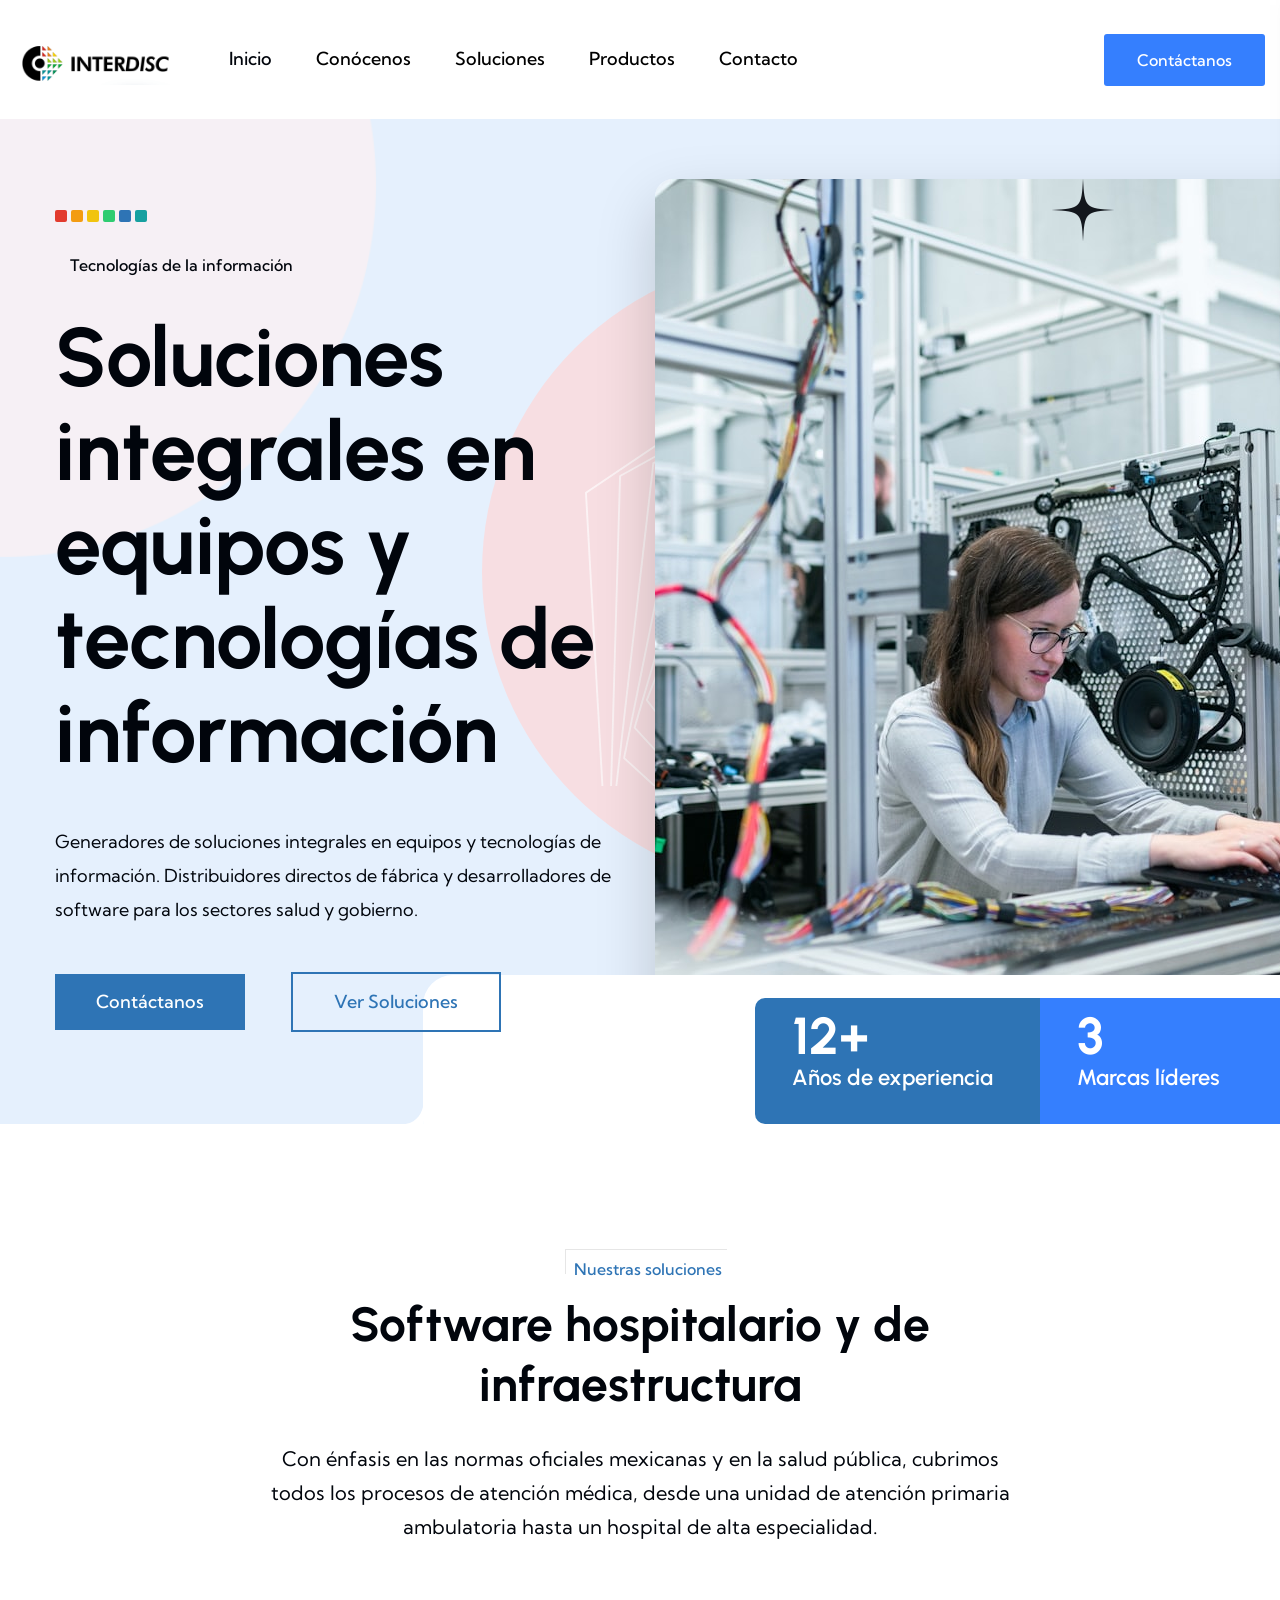
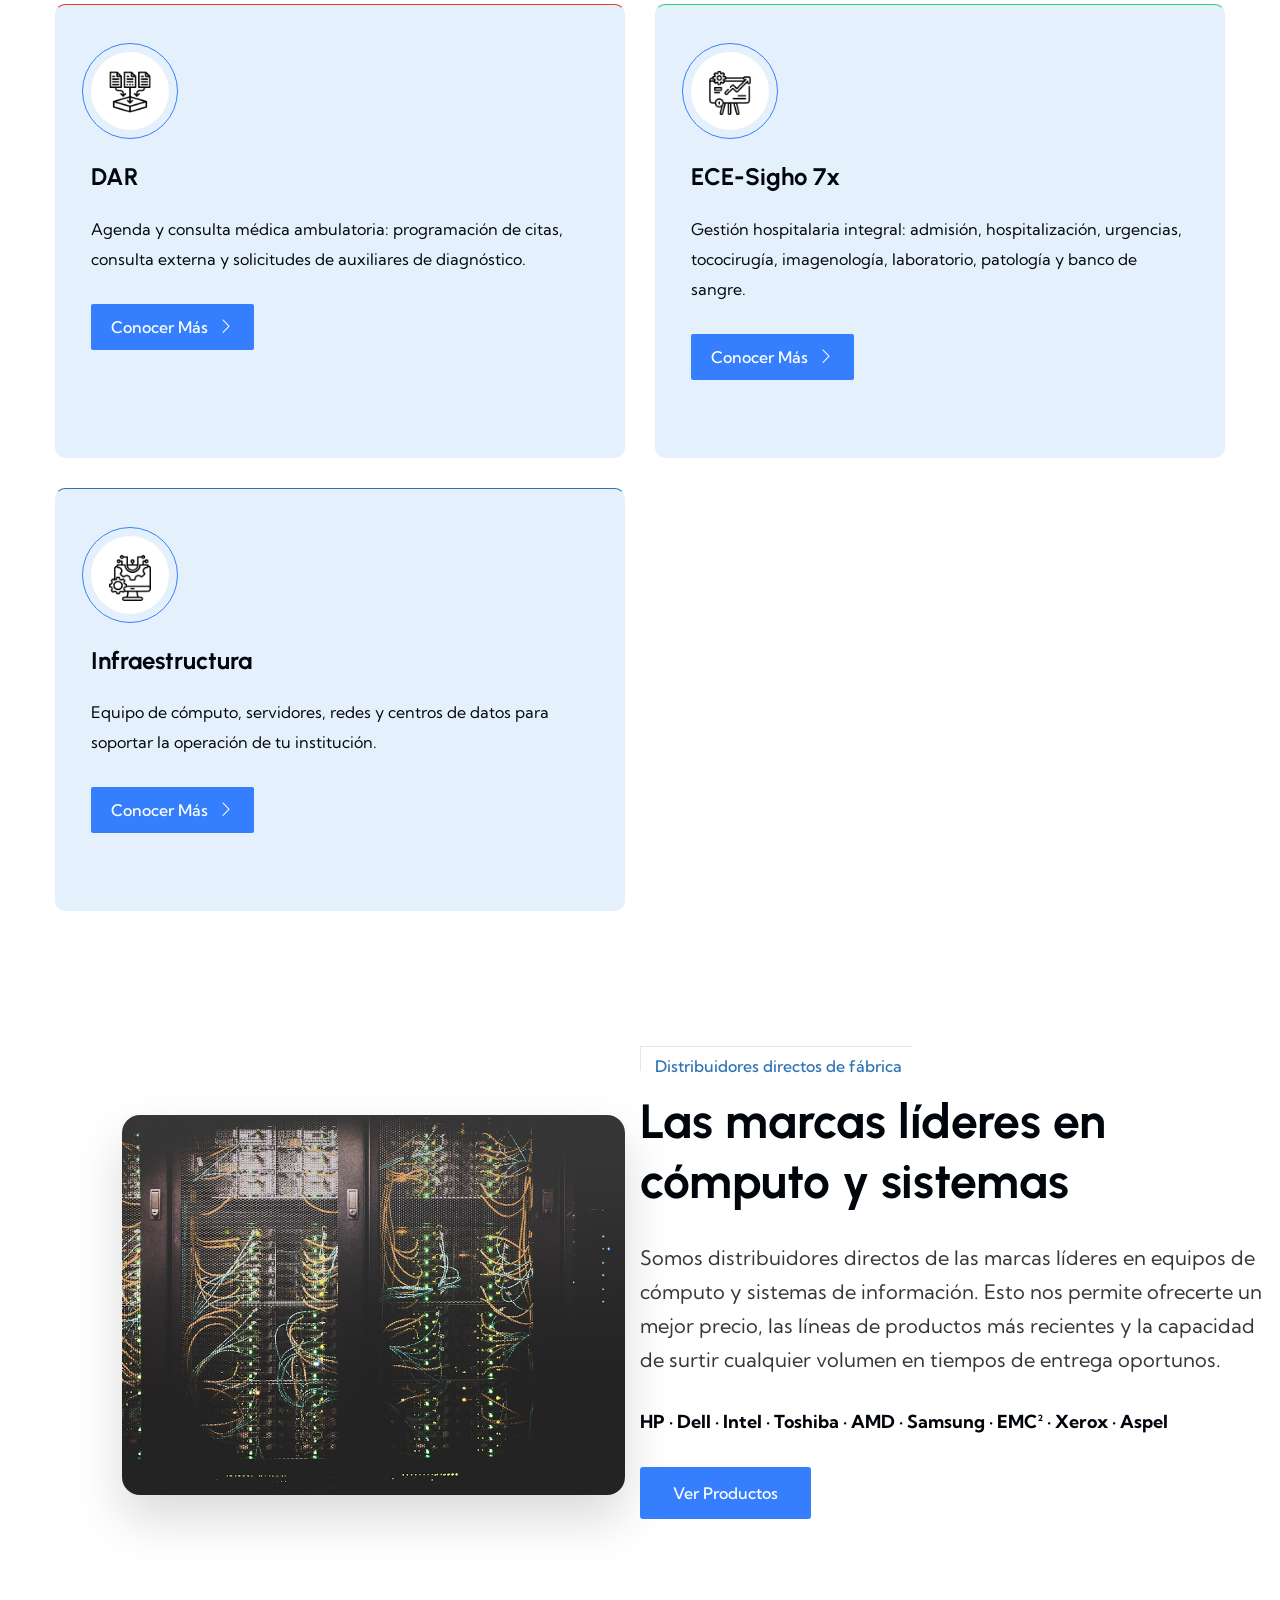
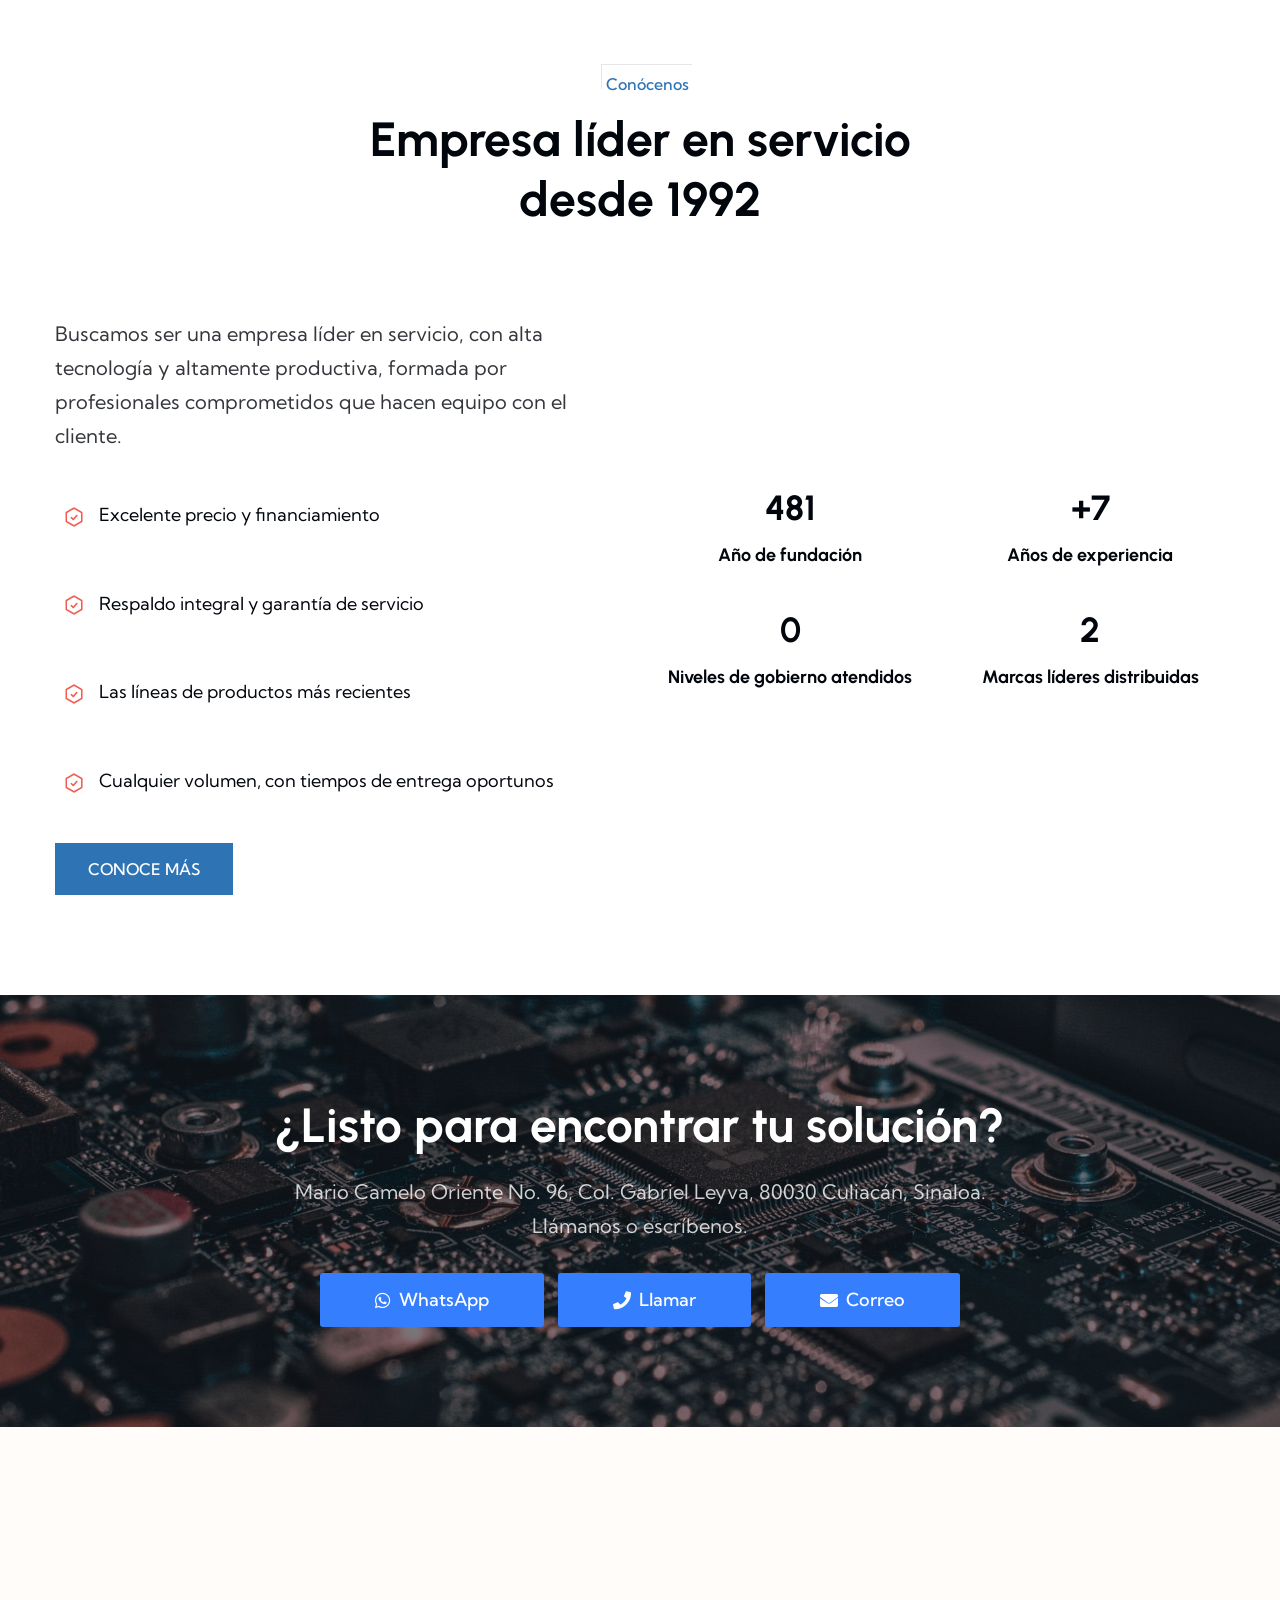
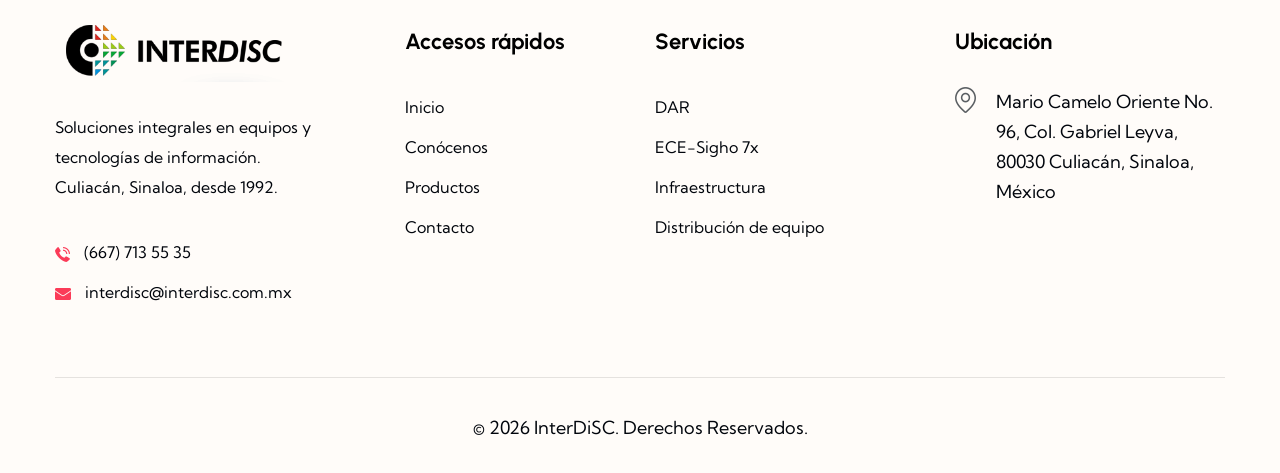
<file: index.html>
<!DOCTYPE html>
<html class="no-js" lang="es-MX">

<head>
	<meta charset="utf-8">
	<meta http-equiv="x-ua-compatible" content="ie=edge">
	<meta name="keywords"
		content="interdisc, soluciones integrales, equipos de computo, software hospitalario, distribuidores, culiacan, sinaloa">
	<meta name="description"
		content="Distribuidores directos de fábrica y desarrolladores de software hospitalario para los sectores salud y gobierno. Culiacán, Sinaloa, desde 1992.">
	<title>InterDiSC — Soluciones integrales en equipos y tecnologías de información</title>
	<meta property="og:site_name" content="InterDiSC">
	<meta property="og:url" content="">
	<meta property="og:type" content="website">
	<meta property="og:title" content="InterDiSC — Soluciones integrales en equipos y tecnologías de información">
	<!-- For IE -->
	<meta http-equiv="X-UA-Compatible" content="IE=edge">
	<!-- For Responsive Device -->
	<meta name="viewport" content="width=device-width, initial-scale=1.0">
	<!-- For Window Tab Color -->
	<meta name="theme-color" content="#2e74b5">
	<meta name="msapplication-navbutton-color" content="#00040B">
	<meta name="apple-mobile-web-app-status-bar-style" content="#00040B">

	<link rel="icon" type="image/x-icon" href="assets/favicon/favicon.ico">
	<link rel="icon" type="image/png" sizes="32x32" href="assets/favicon/favicon-32x32.png">
	<link rel="icon" type="image/png" sizes="16x16" href="assets/favicon/favicon-16x16.png">
	<link rel="icon" type="image/png" sizes="96x96" href="assets/favicon/favicon-96x96.png">
	<link rel="apple-touch-icon" sizes="180x180" href="assets/favicon/apple-icon-180x180.png">
	<link rel="manifest" href="assets/favicon/manifest.json">
	<meta name="msapplication-config" content="assets/favicon/browserconfig.xml">
	<meta name="msapplication-TileImage" content="assets/favicon/ms-icon-144x144.png">

	<!-- CSS here -->
	<link rel="stylesheet" href="assets/css/bootstrap.min.css">
	<link rel="stylesheet" href="assets/fonts/bootstrap-icons/font-css.css">
	<link rel="stylesheet" href="assets/css/animate.min.css">
	<link rel="stylesheet" href="assets/css/swiper-bundle.min.css">
	<link rel="stylesheet" href="assets/css/slick.css">
	<link rel="stylesheet" href="assets/css/all.min.css">
	<link rel="stylesheet" href="assets/css/nice-select.css">
	<link rel="stylesheet" href="assets/css/magnific-popup.css">
	<link rel="stylesheet" href="assets/css/metisMenu.css">
	<link rel="stylesheet" href="assets/css/aos.css">
	<link rel="stylesheet" href="assets/css/spacing.css">
	<link rel="stylesheet" href="assets/css/main.css">
	<link rel="stylesheet" href="assets/css/interdisc.css">
</head>

<body>
	<!-- main-page-wrapper start -->
	<div class="main-page-wrapper">
		<!--[if lte IE 9]> <p class="browserupgrade"> Estás usando un navegador <strong>desactualizado</strong>. Por favor <a href="https://browsehappy.com/">actualiza tu navegador</a> para mejorar tu experiencia y seguridad. </p> <![endif]-->

		<!-- preloader -->
		<div id="preloader">
			<div class="preloader">
				<span></span>
				<span></span>
			</div>
		</div>
		<!-- preloader end  -->

		<!-- offcanvas start  -->
		<div class="offcanvas offcanvas-top theme-bg" tabindex="-1" id="offcanvasTop">
			<div class="offcanvas-header">
				<a data-bs-dismiss="offcanvas" aria-label="Cerrar">
					<i class="fas fa-times search-close" id="search-close"></i>
				</a>
			</div>
			<div class="offcanvas-body">
				<!-- Fullscreen search -->
				<div class="search-wrap">
					<form method="get">
						<input type="search" class="main-search-input" placeholder="Buscar...">
					</form>
				</div>
				<!-- end fullscreen search -->
			</div>
		</div>
		<!-- offcanvas end  -->

		<!-- slide-bar start -->
		<aside class="slide-bar">
			<div class="close-mobile-menu">
				<a href="javascript:void(0);">
					<i class="fas fa-times"></i>
				</a>
			</div>
			<!-- offset-sidebar start -->
			<div class="offset-sidebar">
				<div class="offset-widget offset-logo mb-30">
					<a href="index.html">
						<img src="assets/img/logo/interdisc-logo.png" alt="InterDiSC">
					</a>
				</div>
				<div class="mobile-menu"></div>
				<div class="offset-widget mb-40">
					<div class="info-widget">
						<h4 class="offset-title mb-20">InterDiSC</h4>
						<p class="mb-30">
							Soluciones integrales en equipos y tecnologías de información. Distribuidores directos de fábrica desde 1992.
						</p>
					</div>
				</div>
				<div class="offset-widget mb-30 pr-10">
					<div class="info-widget info-widget2">
						<h4 class="offset-title mb-20">Contacto</h4>
						<p>
							<i class="fal fa-address-book"></i>
							Mario Camelo Oriente No. 96, Col. Gabriel Leyva, 80030 Culiacán, Sinaloa, México</p>
						<p>
							<i class="fal fa-phone"></i>
							<a href="tel:+526677135535">(667) 713 55 35</a>
						</p>
						<p>
							<i class="fal fa-envelope-open"></i>
							<a href="mailto:interdisc@interdisc.com.mx">interdisc@interdisc.com.mx</a>
						</p>
					</div>
				</div>
			</div>
			<!-- offset-sidebar end -->
		</aside>
		<div class="body-overlay"></div>
		<!-- slide-bar end -->

		<!-- theme main menu start-->
		<header class="theme-main-menu theme-menu-one pt-10 pb-10 position-relative">
			<div class="main-header-area">
				<div class="container-fluid">
					<div class="row align-items-center">
						<div class="col-xxl-2 col-xl-2 d-none d-xl-inline-block">
							<div class="logo-area">
								<a class="front" href="index.html"><img src="assets/img/logo/interdisc-logo.png"
										alt="InterDiSC" style="max-height:54px"></a>
							</div>
						</div>
						<div class="col-xxl-5 col-xl-6 col-6 d-flex align-items-center">
							<div class="logo-area d-xl-none d-md-inline-block">
								<a class="front" href="index.html"><img src="assets/img/logo/interdisc-logo.png"
										alt="InterDiSC" style="max-height:48px"></a>
							</div>
							<div class="main-menu d-none d-xl-block">
								<nav id="mobile-menu">
									<ul class="menu-list ps-0">
											<li class="active"><a href="index.html">Inicio</a></li>
											<li><a href="conocenos.html">Conócenos</a></li>
											<li>
												<a href="javascript:void(0);">Soluciones</a>
												<ul class="sub-menu">
													<li><a href="dar.html">DAR</a></li>
												</ul>
											</li>
											<li><a href="productos.html">Productos</a></li>
											<li><a href="contacto.html">Contacto</a></li>
										</ul>
								</nav>
							</div>
						</div>
						<div class="col-xxl-5 col-xl-4 col-6 d-flex align-items-center justify-content-end">
							<div class="right-nav d-flex align-items-center justify-content-end">
								<div class="d-none d-xxl-inline-block">
									<div class="contact__info d-flex align-items-center">
										<div class="icon">
											<img src="assets/img/icon/header__icon__01.svg" alt="" class="">
										</div>
										<div class="info">
											<p>Llámanos</p>
											<a href="tel:+526677135535"><span>(667) 713 55 35</span></a>
										</div>
									</div>
								</div>
								<div class="quote__btn d-none d-xl-inline-block">
									<a href="contacto.html" class="ht_btn">
										<span>Contáctanos</span>
									</a>
								</div>
								<div class="hamburger-menu d-xl-none">
									<a class="round-menu" href="javascript:void(0);">
										<i class="far fa-bars"></i>
									</a>
								</div>
							</div>
						</div>
					</div>
				</div>
			</div>
			<!-- /.theme-main-menu -->
		</header>
		<!-- theme main menu end-->

		<main>
			<!-- Hero / theme__main__banner start -->
			<section class="theme__main__banner position-relative">
				<div class="swiper hero__slider__one" data-aos="fade-up">
					<div class="swiper-wrapper">
						<div class="swiper-slide">
							<div class="main__banner__bg">
								<div class="container-fluid position-relative">
									<div class="container">
										<div class="row align-items-center pt-60 pb-25">
											<div class="col-xl-6 pb-lg-40">
												<div class="theme__content text-xl-start text-lg-center">
													<div class="id-mosaic mb-10">
														<span></span><span></span><span></span><span></span><span></span><span></span>
													</div>
													<h5 class="section__sub__title mb-20">Tecnologías de la información</h5>
													<h1 class="banner__main__title mb-45">Soluciones integrales en equipos y tecnologías de información</h1>
													<div class="row">
														<div class="col-xxl-12">
															<p class="banner__description mb-45">Generadores de soluciones integrales en equipos y tecnologías de información. Distribuidores directos de fábrica y desarrolladores de software para los sectores salud y gobierno.</p>
														</div>
													</div>
													<div class="banner__button d-lg-flex align-items-center mb-45">
														<a href="contacto.html" class="ht_btn mb-md-30">
															<span>Contáctanos</span>
														</a>
														<a href="#soluciones" class="ht_btn ms-lg-3 ht_btn-outline">
															<span>Ver soluciones</span>
														</a>
													</div>
												</div>
											</div>
											<div class="col-xl-6">
												<div class="hero__img position-relative">
													<img src="assets/img/interdisc/hero.jpg" alt="Profesional de TI de InterDiSC">
													<div class="shapes developer__list d-lg-flex align-items-center">
														<div class="employer__list">
															<h4><span class="counter">30</span>+</h4>
															<h5>Años de experiencia</h5>
														</div>
														<div class="worker__list">
															<h4><span class="counter">9</span></h4>
															<h5>Marcas líderes</h5>
														</div>
													</div>
												</div>
											</div>
										</div>
									</div>
									<!-- badge decorativo del template (texto en inglés) eliminado -->
									<img src="assets/img/shape/home__02.svg" alt="" class="shapes shape__02">
									<img src="assets/img/shape/home__03.svg" alt="" class="shapes shape__03">
										<img src="assets/img/hero/hero__one__bg__02.png" alt="" class="shapes shape__05">
									<!-- placeholder decorativo eliminado -->
								</div>
							</div>
						</div>
					</div>
				</div>
			</section>
			<!-- Hero / theme__main__banner end -->

			<!-- Soluciones / offer__section start -->
			<section id="soluciones" class="offer__section pb-100 pb-lg-40 pt-120 pt-lg-40">
				<div class="offer__bg__wrapper" data-aos="fade-up">
					<div class="container">
						<div class="section__title mb-60">
							<div class="text-start text-lg-center">
								<h5 class="section__sub__title">Nuestras soluciones</h5>
								<div class="row">
									<div class="col-xl-7 col-lg-8 m-auto">
										<h2 class="section__title__main">Software hospitalario y de infraestructura</h2>
									</div>
								</div>
								<div class="row mt-20">
									<div class="col-xl-8 col-lg-10 m-auto">
										<p class="section__description">Con énfasis en las normas oficiales mexicanas y en la salud pública, cubrimos todos los procesos de atención médica, desde una unidad de atención primaria ambulatoria hasta un hospital de alta especialidad.</p>
									</div>
								</div>
							</div>
						</div>
						<div class="row align-items-stretch">
							<div class="col-xxl-4 col-xl-6 col-lg-6 mb-30">
								<div class="single__offer__box id-solution id-c1 h-100">
									<div class="icon mb-30">
										<img class="icon-front" src="assets/img/icon/offer__icon__01.svg" alt="icono">
									</div>
									<div class="offer__name">
										<h4 class="offer__title mb-20">DAR</h4>
										<p class="mb-30">Agenda y consulta médica ambulatoria: programación de citas, consulta externa y solicitudes de auxiliares de diagnóstico.</p>
										<a href="contacto.html" class="ht_btn">
											<span>Conocer más</span><i class="bi bi-chevron-right"></i>
										</a>
									</div>
								</div>
							</div>
							<div class="col-xxl-4 col-xl-6 col-lg-6 mb-30">
								<div class="single__offer__box id-solution id-c2 h-100">
									<div class="icon mb-30">
										<img class="icon-front" src="assets/img/icon/offer__icon__02.svg" alt="icono">
									</div>
									<div class="offer__name">
										<h4 class="offer__title mb-20">ECE-Sigho 7x</h4>
										<p class="mb-30">Gestión hospitalaria integral: admisión, hospitalización, urgencias, tococirugía, imagenología, laboratorio, patología y banco de sangre.</p>
										<a href="contacto.html" class="ht_btn">
											<span>Conocer más</span><i class="bi bi-chevron-right"></i>
										</a>
									</div>
								</div>
							</div>
							<div class="col-xxl-4 col-xl-6 col-lg-6 mb-30">
								<div class="single__offer__box id-solution id-c3 h-100">
									<div class="icon mb-30">
										<img class="icon-front" src="assets/img/icon/offer__icon__03.svg" alt="icono">
									</div>
									<div class="offer__name">
										<h4 class="offer__title mb-20">Infraestructura</h4>
										<p class="mb-30">Equipo de cómputo, servidores, redes y centros de datos para soportar la operación de tu institución.</p>
										<a href="contacto.html" class="ht_btn">
											<span>Conocer más</span><i class="bi bi-chevron-right"></i>
										</a>
									</div>
								</div>
							</div>
						</div>
					</div>
				</div>
				<img src="assets/img/bg/offer_bg__01.png" alt="" class="shapes offer_bg__01">
				<img src="assets/img/bg/offer_bg__02.png" alt="" class="shapes offer_bg__02">
			</section>
			<!-- Soluciones / offer__section end -->

			<!-- Distribuidores / choose__section start-->
			<section class="choose__section position-relative pb-60 pb-lg-40">
				<div class="container-fluid">
					<div class="row d-flex align-items-center" data-aos="fade-up">
						<div class="offset-xl-1 col-xl-5">
							<div class="choose__img__wrapper position-relative mb-30">
								<img class="choose__main__1" src="assets/img/interdisc/distribuidores.jpg" alt="Equipos y sistemas que distribuye InterDiSC">
								<!-- -->
								<!-- -->
								<!-- -->
								<!-- -->
							</div>
						</div>
						<div class="col-xl-6 ps-xl-0">
							<div class="container">
								<div class="row">
									<div class="col-xxl-8">
										<div class="choose__content__wrapper mb-80">
											<div class="section__title">
												<div class="text-start">
													<h5 class="section__sub__title">Distribuidores directos de fábrica</h5>
													<h2 class="section__title__main mb-30">Las marcas líderes en cómputo y sistemas</h2>
													<p class="section__description mb-30 opacity-8">Somos distribuidores directos de las marcas líderes en equipos de cómputo y sistemas de información. Esto nos permite ofrecerte un mejor precio, las líneas de productos más recientes y la capacidad de surtir cualquier volumen en tiempos de entrega oportunos.</p>
												</div>
											</div>
											<p class="mb-30"><strong>HP · Dell · Intel · Toshiba · AMD · Samsung · EMC² · Xerox · Aspel</strong></p>
											<div class="text-start">
												<div class="choose__btn position-relative">
													<a href="productos.html" class="ht_btn">
														<span>Ver productos</span>
													</a>
												</div>
											</div>
										</div>
									</div>
								</div>
							</div>
						</div>
					</div>
				</div>
				<!-- shape placeholder eliminado -->
			</section>
			<!-- Distribuidores / choose__section end -->

			<!-- Conócenos + contadores / about__section start -->
			<section class="project__section position-relative pb-100 pb-lg-40 id-about">
				<div class="container" data-aos="fade-up">
					<div class="section__title mb-60">
						<div class="text-start text-lg-center">
							<h5 class="section__sub__title">Conócenos</h5>
							<div class="row">
								<div class="col-xl-7 col-lg-8 m-auto">
									<h2 class="section__title__main">Empresa líder en servicio desde 1992</h2>
								</div>
							</div>
						</div>
					</div>
					<div class="row align-items-center pt-20">
						<div class="col-xl-6 pb-lg-40">
							<div class="section__title mb-30">
								<div class="text-start">
									<p class="section__description mb-30 opacity-8">Buscamos ser una empresa líder en servicio, con alta tecnología y altamente productiva, formada por profesionales comprometidos que hacen equipo con el cliente.</p>
								</div>
							</div>
							<ul class="mb-30">
								<li>
									<div class="choose__type mb-25 d-flex align-items-center">
										<div class="icon">
											<img src="assets/img/icon/choose__icon__01.svg" alt="icono">
										</div>
										<div class="choose__type__text">
											<p>Excelente precio y financiamiento</p>
										</div>
									</div>
								</li>
								<li>
									<div class="choose__type mb-25 d-flex align-items-center">
										<div class="icon">
											<img src="assets/img/icon/choose__icon__01.svg" alt="icono">
										</div>
										<div class="choose__type__text">
											<p>Respaldo integral y garantía de servicio</p>
										</div>
									</div>
								</li>
								<li>
									<div class="choose__type mb-25 d-flex align-items-center">
										<div class="icon">
											<img src="assets/img/icon/choose__icon__01.svg" alt="icono">
										</div>
										<div class="choose__type__text">
											<p>Las líneas de productos más recientes</p>
										</div>
									</div>
								</li>
								<li>
									<div class="choose__type mb-25 d-flex align-items-center">
										<div class="icon">
											<img src="assets/img/icon/choose__icon__01.svg" alt="icono">
										</div>
										<div class="choose__type__text">
											<p>Cualquier volumen, con tiempos de entrega oportunos</p>
										</div>
									</div>
								</li>
							</ul>
							<a href="conocenos.html" class="ht_btn">
								<span>Conoce más</span>
							</a>
						</div>
						<div class="col-xl-6">
							<div class="row">
								<div class="col-6 mb-30">
									<div class="single__offer__box text-center">
										<h2 class="mb-10"><span class="counter">1992</span></h2>
										<h5>Año de fundación</h5>
									</div>
								</div>
								<div class="col-6 mb-30">
									<div class="single__offer__box text-center">
										<h2 class="mb-10">+<span class="counter">30</span></h2>
										<h5>Años de experiencia</h5>
									</div>
								</div>
								<div class="col-6 mb-30">
									<div class="single__offer__box text-center">
										<h2 class="mb-10"><span class="counter">3</span></h2>
										<h5>Niveles de gobierno atendidos</h5>
									</div>
								</div>
								<div class="col-6 mb-30">
									<div class="single__offer__box text-center">
										<h2 class="mb-10"><span class="counter">9</span></h2>
										<h5>Marcas líderes distribuidas</h5>
									</div>
								</div>
							</div>
						</div>
					</div>
				</div>
			</section>
			<!-- Conócenos + contadores / about__section end -->

			<!-- CTA contacto / feature__section start-->
			<section class="feature__section position-relative">
				<div class="container" data-aos="fade-up">
					<div class="feature__rapper">
						<div class="text-start text-lg-center pt-100 pt-lg-30 pb-100 pb-lg-30">
							<div class="row">
								<div class="col-xl-8 col-lg-9 m-auto">
									<h2 class="section__title__main mb-20">¿Listo para encontrar tu solución?</h2>
									<p class="section__description mb-30 opacity-8">Mario Camelo Oriente No. 96, Col. Gabriel Leyva, 80030 Culiacán, Sinaloa. Llámanos o escríbenos.</p>
									<div class="id-contact-btns justify-content-center">
										<a href="https://wa.me/526677514421" class="ht_btn id-btn-whatsapp" target="_blank" rel="noopener">
											<i class="fab fa-whatsapp"></i> <span>WhatsApp</span>
										</a>
										<a href="tel:+526677135535" class="ht_btn">
											<i class="fas fa-phone"></i> <span>Llamar</span>
										</a>
										<a href="mailto:interdisc@interdisc.com.mx" class="ht_btn">
											<i class="fas fa-envelope"></i> <span>Correo</span>
										</a>
									</div>
								</div>
							</div>
						</div>
					</div>
				</div>
				<img src="assets/img/interdisc/cta.jpg" alt="" class="shapes feature__01">
			</section>
			<!-- CTA contacto / feature__section end -->

		</main>

		<!--footer-area start-->
		<footer class="footer-area">
			<div class="footer__bg__one">
				<div class="footer__wrapper__one position-relative pt-180 pt-lg-120">
					<img src="assets/img/shape/footer__01.png" alt="" class="shapes footer__01">
					<img src="assets/img/shape/footer__02.png" alt="" class="shapes footer__02">
					<img src="assets/img/footer/footer__one__bg__01.png" alt="" class="shapes footer__one__bg__01">
					<div class="container" data-aos="fade-up">
						<div class="row pb-35">
							<div class="col-xxl-3 col-xl-3 col-lg-3 col-md-6">
								<div class="footer__widget footer__widget__one mb-30">
									<a href="index.html" class="footer-logo d-inline-block mb-30">
										<img src="assets/img/logo/interdisc-logo.png" alt="InterDiSC">
									</a>
									<p class="mb-30">Soluciones integrales en equipos y tecnologías de información. Culiacán, Sinaloa, desde 1992.</p>
									<ul>
										<li>
											<a href="tel:+526677135535">
												<img src="assets/img/icon/call__icon.png" alt="" class="">
												<span>(667) 713 55 35</span>
											</a>
										</li>
										<li>
											<a href="mailto:interdisc@interdisc.com.mx">
												<img src="assets/img/icon/email__icon.png" alt="" class="">
												<span>interdisc@interdisc.com.mx</span>
											</a>
										</li>
									</ul>
								</div>
							</div>
							<div class="col-xxl-2 col-xl-2 col-lg-2 col-md-6 ms-auto">
								<div class="footer__widget mt-20">
									<h4 class="widget__title mb-30">Accesos rápidos</h4>
									<ul>
										<li>
											<a href="index.html">Inicio</a>
										</li>
										<li>
											<a href="conocenos.html">Conócenos</a>
										</li>
										<li>
											<a href="productos.html">Productos</a>
										</li>
										<li>
											<a href="contacto.html">Contacto</a>
										</li>
									</ul>
								</div>
							</div>
							<div class="col-xxl-3 col-xl-3 col-lg-3 col-md-6 ms-auto">
								<div class="footer__widget mt-20">
									<h4 class="widget__title mb-30">Servicios</h4>
									<ul>
										<li>
											<a href="index.html#soluciones">DAR</a>
										</li>
										<li>
											<a href="index.html#soluciones">ECE-Sigho 7x</a>
										</li>
										<li>
											<a href="index.html#soluciones">Infraestructura</a>
										</li>
										<li>
											<a href="productos.html">Distribución de equipo</a>
										</li>
									</ul>
								</div>
							</div>
							<div class="col-xxl-3 col-xl-3 col-lg-3 col-md-6">
								<div class="footer__widget footer__contact mb-30 mt-20">
									<h4 class="widget__title mb-30">Ubicación</h4>
									<div class="location">
										<img src="assets/img/icon/location__01.png" alt="" class="">
										<p>Mario Camelo Oriente No. 96, Col. Gabriel Leyva, 80030 Culiacán, Sinaloa, México</p>
									</div>
								</div>
							</div>
						</div>
						<div class="devider__line"></div>
						<div class="copyright__area pt-35">
							<div class="row">
								<div class="col-xl-12 text-center">
									<div class="copyright__text pb-30">
										<p>© 2026 InterDiSC. Derechos Reservados.</p>
									</div>
								</div>
							</div>
						</div>
					</div>
				</div>
			</div>
		</footer>
		<!--footer-area end-->

	</div>
	<!-- main-page-wrapper end -->

	<!-- JS here -->
	<script src="assets/js/vendor/jquery-2.2.4.min.js"></script>
	<script src="assets/js/vendor/popper.min.js"></script>
	<script src="assets/js/vendor/bootstrap.min.js"></script>
	<script src="assets/js/jquery.meanmenu.js"></script>
	<script src="assets/js/swiper-bundle.min.js"></script>
	<script src="assets/js/slick.min.js"></script>
	<script src="assets/js/jquery.easypiechart.min.js"></script>
	<script src="assets/js/jquery.counterup.min.js"></script>
	<script src="assets/js/jquery.magnific-popup.min.js"></script>
	<script src="assets/js/metisMenu.min.js"></script>
	<script src="assets/js/wow.min.js"></script>
	<script src="assets/js/jquery.waypoints.min.js"></script>
	<script src="assets/js/aos.js"></script>
	<script src="assets/js/jquery.nice-select.min.js"></script>
	<script src="assets/js/jquery-ui.js"></script>
	<script src="assets/js/jquery.scrollUp.min.js"></script>
	<script src="assets/js/plugins.js"></script>

	<!--Custom JS here -->
	<script src="assets/js/main.js"></script>

</body>

</html>
</file>
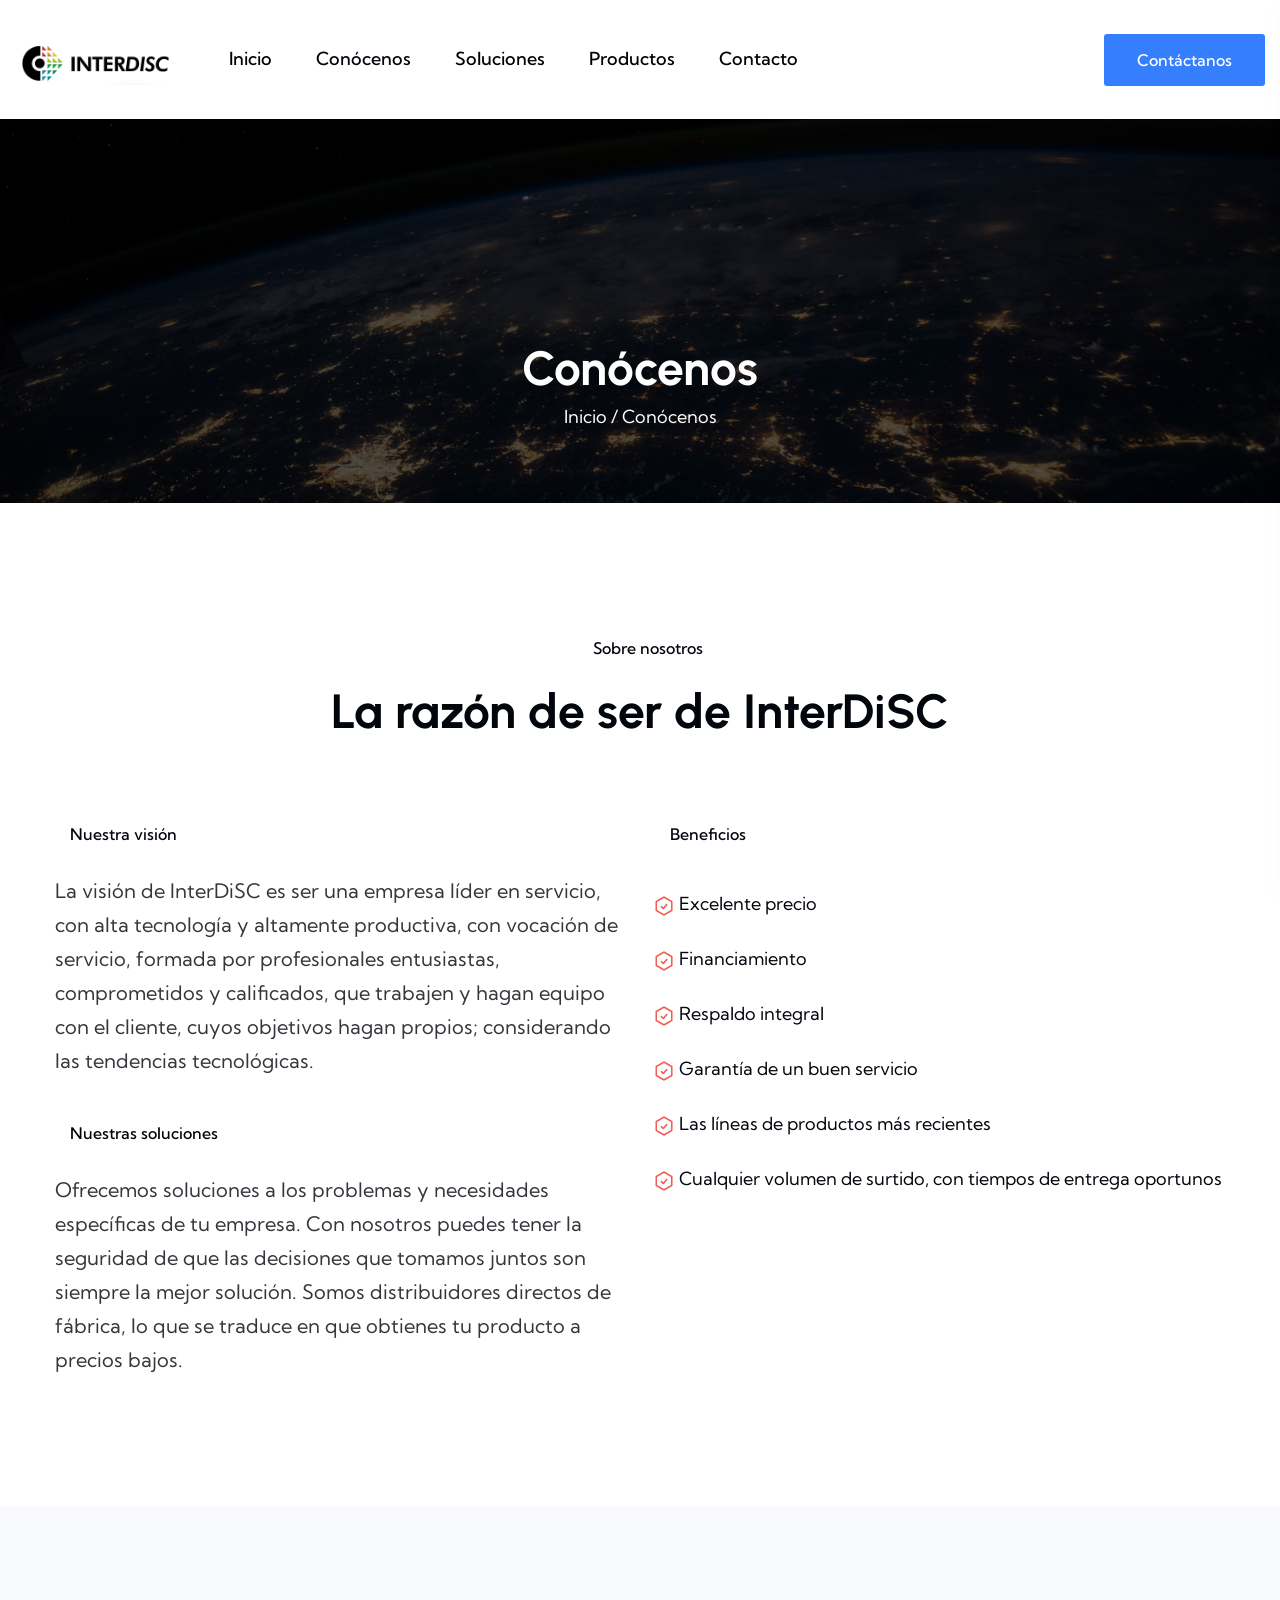
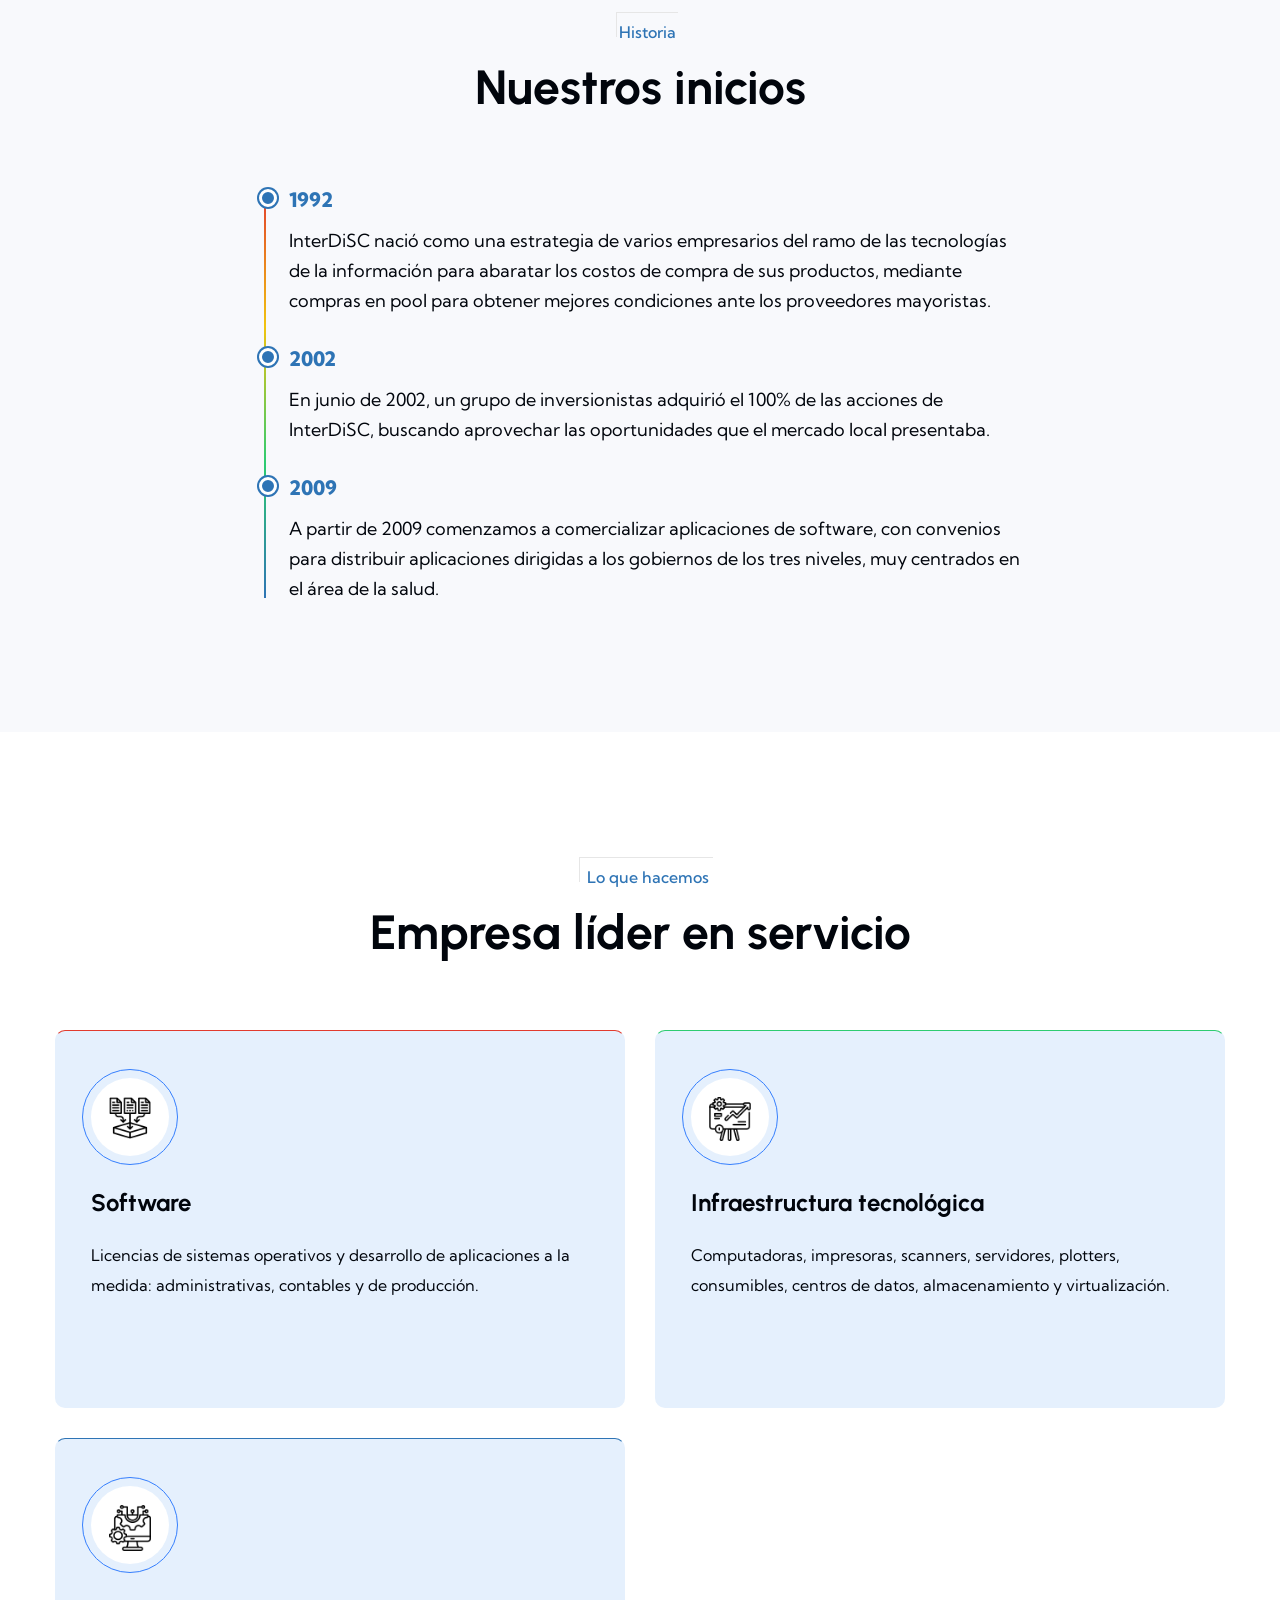
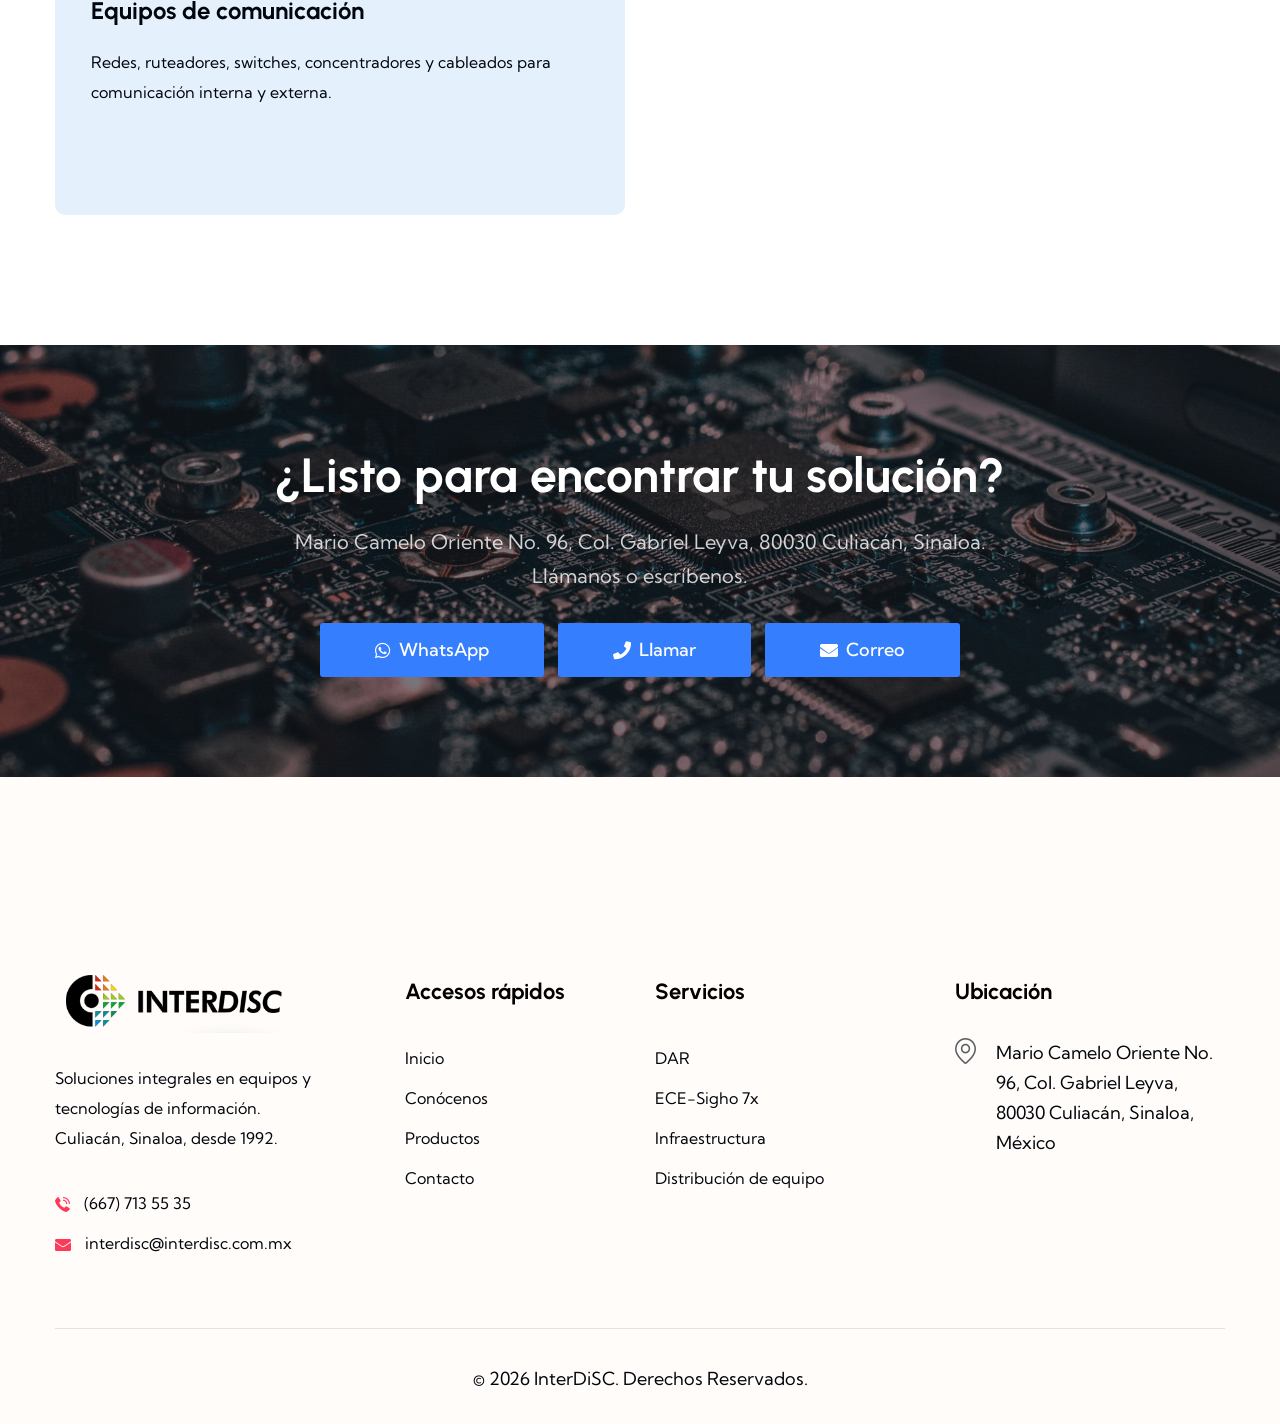
<file: conocenos.html>
<!DOCTYPE html>
<html class="no-js" lang="es-MX">

<head>
	<meta charset="utf-8">
	<meta http-equiv="x-ua-compatible" content="ie=edge">
	<meta name="keywords"
		content="interdisc, conocenos, historia, vision, empresa, culiacan, sinaloa, tecnologias informacion">
	<meta name="description"
		content="InterDiSC: empresa de tecnologías de la información de Culiacán, Sinaloa, líder en servicio desde 1992. Conoce nuestra visión, beneficios e historia.">
	<title>Conócenos — InterDiSC</title>
	<meta property="og:site_name" content="InterDiSC">
	<meta property="og:url" content="">
	<meta property="og:type" content="website">
	<meta property="og:title" content="Conócenos — InterDiSC">
	<!-- For IE -->
	<meta http-equiv="X-UA-Compatible" content="IE=edge">
	<!-- For Responsive Device -->
	<meta name="viewport" content="width=device-width, initial-scale=1.0">
	<!-- For Window Tab Color -->
	<meta name="theme-color" content="#2e74b5">
	<meta name="msapplication-navbutton-color" content="#00040B">
	<meta name="apple-mobile-web-app-status-bar-style" content="#00040B">

	<link rel="icon" type="image/x-icon" href="assets/favicon/favicon.ico">
	<link rel="icon" type="image/png" sizes="32x32" href="assets/favicon/favicon-32x32.png">
	<link rel="icon" type="image/png" sizes="16x16" href="assets/favicon/favicon-16x16.png">
	<link rel="icon" type="image/png" sizes="96x96" href="assets/favicon/favicon-96x96.png">
	<link rel="apple-touch-icon" sizes="180x180" href="assets/favicon/apple-icon-180x180.png">
	<link rel="manifest" href="assets/favicon/manifest.json">
	<meta name="msapplication-config" content="assets/favicon/browserconfig.xml">
	<meta name="msapplication-TileImage" content="assets/favicon/ms-icon-144x144.png">

	<!-- CSS here -->
	<link rel="stylesheet" href="assets/css/bootstrap.min.css">
	<link rel="stylesheet" href="assets/fonts/bootstrap-icons/font-css.css">
	<link rel="stylesheet" href="assets/css/animate.min.css">
	<link rel="stylesheet" href="assets/css/swiper-bundle.min.css">
	<link rel="stylesheet" href="assets/css/slick.css">
	<link rel="stylesheet" href="assets/css/all.min.css">
	<link rel="stylesheet" href="assets/css/nice-select.css">
	<link rel="stylesheet" href="assets/css/magnific-popup.css">
	<link rel="stylesheet" href="assets/css/metisMenu.css">
	<link rel="stylesheet" href="assets/css/aos.css">
	<link rel="stylesheet" href="assets/css/spacing.css">
	<link rel="stylesheet" href="assets/css/main.css">
	<link rel="stylesheet" href="assets/css/interdisc.css">
</head>

<body>
	<!-- main-page-wrapper start -->
	<div class="main-page-wrapper">
		<!--[if lte IE 9]> <p class="browserupgrade"> Estás usando un navegador <strong>desactualizado</strong>. Por favor <a href="https://browsehappy.com/">actualiza tu navegador</a> para mejorar tu experiencia y seguridad. </p> <![endif]-->

		<!-- preloader -->
		<div id="preloader">
			<div class="preloader">
				<span></span>
				<span></span>
			</div>
		</div>
		<!-- preloader end  -->

		<!-- offcanvas start  -->
		<div class="offcanvas offcanvas-top theme-bg" tabindex="-1" id="offcanvasTop">
			<div class="offcanvas-header">
				<a data-bs-dismiss="offcanvas" aria-label="Cerrar">
					<i class="fas fa-times search-close" id="search-close"></i>
				</a>
			</div>
			<div class="offcanvas-body">
				<!-- Fullscreen search -->
				<div class="search-wrap">
					<form method="get">
						<input type="search" class="main-search-input" placeholder="Buscar...">
					</form>
				</div>
				<!-- end fullscreen search -->
			</div>
		</div>
		<!-- offcanvas end  -->

		<!-- slide-bar start -->
		<aside class="slide-bar">
			<div class="close-mobile-menu">
				<a href="javascript:void(0);">
					<i class="fas fa-times"></i>
				</a>
			</div>
			<!-- offset-sidebar start -->
			<div class="offset-sidebar">
				<div class="offset-widget offset-logo mb-30">
					<a href="index.html">
						<img src="assets/img/logo/interdisc-logo.png" alt="InterDiSC">
					</a>
				</div>
				<div class="mobile-menu"></div>
				<div class="offset-widget mb-40">
					<div class="info-widget">
						<h4 class="offset-title mb-20">InterDiSC</h4>
						<p class="mb-30">
							Soluciones integrales en equipos y tecnologías de información. Distribuidores directos de fábrica desde 1992.
						</p>
					</div>
				</div>
				<div class="offset-widget mb-30 pr-10">
					<div class="info-widget info-widget2">
						<h4 class="offset-title mb-20">Contacto</h4>
						<p>
							<i class="fal fa-address-book"></i>
							Mario Camelo Oriente No. 96, Col. Gabriel Leyva, 80030 Culiacán, Sinaloa, México</p>
						<p>
							<i class="fal fa-phone"></i>
							<a href="tel:+526677135535">(667) 713 55 35</a>
						</p>
						<p>
							<i class="fal fa-envelope-open"></i>
							<a href="mailto:interdisc@interdisc.com.mx">interdisc@interdisc.com.mx</a>
						</p>
					</div>
				</div>
			</div>
			<!-- offset-sidebar end -->
		</aside>
		<div class="body-overlay"></div>
		<!-- slide-bar end -->

		<!-- theme main menu start-->
		<header class="theme-main-menu theme-menu-one pt-10 pb-10 position-relative">
			<div class="main-header-area">
				<div class="container-fluid">
					<div class="row align-items-center">
						<div class="col-xxl-2 col-xl-2 d-none d-xl-inline-block">
							<div class="logo-area">
								<a class="front" href="index.html"><img src="assets/img/logo/interdisc-logo.png"
										alt="InterDiSC" style="max-height:54px"></a>
							</div>
						</div>
						<div class="col-xxl-5 col-xl-6 col-6 d-flex align-items-center">
							<div class="logo-area d-xl-none d-md-inline-block">
								<a class="front" href="index.html"><img src="assets/img/logo/interdisc-logo.png"
										alt="InterDiSC" style="max-height:48px"></a>
							</div>
							<div class="main-menu d-none d-xl-block">
								<nav id="mobile-menu">
									<ul class="menu-list ps-0">
											<li><a href="index.html">Inicio</a></li>
											<li class="active"><a href="conocenos.html">Conócenos</a></li>
											<li>
												<a href="javascript:void(0);">Soluciones</a>
												<ul class="sub-menu">
													<li><a href="dar.html">DAR</a></li>
												</ul>
											</li>
											<li><a href="productos.html">Productos</a></li>
											<li><a href="contacto.html">Contacto</a></li>
										</ul>
								</nav>
							</div>
						</div>
						<div class="col-xxl-5 col-xl-4 col-6 d-flex align-items-center justify-content-end">
							<div class="right-nav d-flex align-items-center justify-content-end">
								<div class="d-none d-xxl-inline-block">
									<div class="contact__info d-flex align-items-center">
										<div class="icon">
											<img src="assets/img/icon/header__icon__01.svg" alt="" class="">
										</div>
										<div class="info">
											<p>Llámanos</p>
											<a href="tel:+526677135535"><span>(667) 713 55 35</span></a>
										</div>
									</div>
								</div>
								<div class="quote__btn d-none d-xl-inline-block">
									<a href="contacto.html" class="ht_btn">
										<span>Contáctanos</span>
									</a>
								</div>
								<div class="hamburger-menu d-xl-none">
									<a class="round-menu" href="javascript:void(0);">
										<i class="far fa-bars"></i>
									</a>
								</div>
							</div>
						</div>
					</div>
				</div>
			</div>
			<!-- /.theme-main-menu -->
		</header>
		<!-- theme main menu end-->

		<main>
			<!-- Banner de página / theme__main__banner start -->
			<section class="theme__main__banner about__banner position-relative">
				<div class="about__banner__bg position-relative">
					<div class="container" data-aos="fade-up">
						<div class="row m-auto">
							<div class="about__content text-center pt-220 pb-200 pt-lg-80 pt-md-50 pb-lg-0">
								<h3>Conócenos</h3>
								<p><a href="index.html">Inicio</a> / Conócenos</p>
							</div>
						</div>
					</div>
					<img src="assets/img/about/about__banner__01.png" alt="" class="about__banner__01">
				</div>
			</section>
			<!-- Banner de página / theme__main__banner end -->

			<!-- Visión / razón de ser start -->
			<section class="choose__section position-relative pt-120 pt-lg-40 pb-100 pb-lg-40">
				<div class="container" data-aos="fade-up">
					<div class="section__title mb-60">
						<div class="text-start text-lg-center">
							<h5 class="section__sub__title">Sobre nosotros</h5>
							<div class="row">
								<div class="col-xl-8 col-lg-9 m-auto">
									<h2 class="section__title__main">La razón de ser de InterDiSC</h2>
								</div>
							</div>
						</div>
					</div>
					<div class="row align-items-start">
						<div class="col-xl-6 pb-lg-40">
							<div class="section__title mb-30">
								<div class="text-start">
									<h5 class="section__sub__title mb-15">Nuestra visión</h5>
									<p class="section__description mb-30 opacity-8">La visión de InterDiSC es ser una empresa líder en servicio, con alta tecnología y altamente productiva, con vocación de servicio, formada por profesionales entusiastas, comprometidos y calificados, que trabajen y hagan equipo con el cliente, cuyos objetivos hagan propios; considerando las tendencias tecnológicas.</p>
									<h5 class="section__sub__title mb-15">Nuestras soluciones</h5>
									<p class="section__description mb-30 opacity-8">Ofrecemos soluciones a los problemas y necesidades específicas de tu empresa. Con nosotros puedes tener la seguridad de que las decisiones que tomamos juntos son siempre la mejor solución. Somos distribuidores directos de fábrica, lo que se traduce en que obtienes tu producto a precios bajos.</p>
								</div>
							</div>
						</div>
						<div class="col-xl-6">
							<div class="section__title mb-30">
								<div class="text-start">
									<h5 class="section__sub__title mb-15">Beneficios</h5>
								</div>
							</div>
							<ul class="mb-30">
								<li>
									<div class="choose__type mb-25 d-flex align-items-center">
										<div class="icon">
											<img src="assets/img/icon/choose__icon__01.svg" alt="icono">
										</div>
										<div class="choose__type__text">
											<p>Excelente precio</p>
										</div>
									</div>
								</li>
								<li>
									<div class="choose__type mb-25 d-flex align-items-center">
										<div class="icon">
											<img src="assets/img/icon/choose__icon__01.svg" alt="icono">
										</div>
										<div class="choose__type__text">
											<p>Financiamiento</p>
										</div>
									</div>
								</li>
								<li>
									<div class="choose__type mb-25 d-flex align-items-center">
										<div class="icon">
											<img src="assets/img/icon/choose__icon__01.svg" alt="icono">
										</div>
										<div class="choose__type__text">
											<p>Respaldo integral</p>
										</div>
									</div>
								</li>
								<li>
									<div class="choose__type mb-25 d-flex align-items-center">
										<div class="icon">
											<img src="assets/img/icon/choose__icon__01.svg" alt="icono">
										</div>
										<div class="choose__type__text">
											<p>Garantía de un buen servicio</p>
										</div>
									</div>
								</li>
								<li>
									<div class="choose__type mb-25 d-flex align-items-center">
										<div class="icon">
											<img src="assets/img/icon/choose__icon__01.svg" alt="icono">
										</div>
										<div class="choose__type__text">
											<p>Las líneas de productos más recientes</p>
										</div>
									</div>
								</li>
								<li>
									<div class="choose__type mb-25 d-flex align-items-center">
										<div class="icon">
											<img src="assets/img/icon/choose__icon__01.svg" alt="icono">
										</div>
										<div class="choose__type__text">
											<p>Cualquier volumen de surtido, con tiempos de entrega oportunos</p>
										</div>
									</div>
								</li>
							</ul>
						</div>
					</div>
				</div>
			</section>
			<!-- Visión / razón de ser end -->

			<!-- Nuestros inicios / línea de tiempo start -->
			<section class="offer__section position-relative pb-100 pb-lg-40 pt-100 pt-lg-40" style="background:#f8f9fc">
				<div class="container" data-aos="fade-up">
					<div class="section__title mb-60">
						<div class="text-start text-lg-center">
							<h5 class="section__sub__title">Historia</h5>
							<div class="row">
								<div class="col-xl-7 col-lg-8 m-auto">
									<h2 class="section__title__main">Nuestros inicios</h2>
								</div>
							</div>
						</div>
					</div>
					<div class="row">
						<div class="col-xl-8 col-lg-10 m-auto">
							<div class="id-timeline">
								<div class="id-tl-item">
									<span class="id-tl-year">1992</span>
									<p class="mt-10 mb-0">InterDiSC nació como una estrategia de varios empresarios del ramo de las tecnologías de la información para abaratar los costos de compra de sus productos, mediante compras en pool para obtener mejores condiciones ante los proveedores mayoristas.</p>
								</div>
								<div class="id-tl-item">
									<span class="id-tl-year">2002</span>
									<p class="mt-10 mb-0">En junio de 2002, un grupo de inversionistas adquirió el 100% de las acciones de InterDiSC, buscando aprovechar las oportunidades que el mercado local presentaba.</p>
								</div>
								<div class="id-tl-item">
									<span class="id-tl-year">2009</span>
									<p class="mt-10 mb-0">A partir de 2009 comenzamos a comercializar aplicaciones de software, con convenios para distribuir aplicaciones dirigidas a los gobiernos de los tres niveles, muy centrados en el área de la salud.</p>
								</div>
							</div>
						</div>
					</div>
				</div>
				<img src="assets/img/bg/offer_bg__01.png" alt="" class="shapes offer_bg__01">
				<img src="assets/img/bg/offer_bg__02.png" alt="" class="shapes offer_bg__02">
			</section>
			<!-- Nuestros inicios / línea de tiempo end -->

			<!-- Empresa líder en servicio / áreas de servicio start -->
			<section class="offer__section pb-100 pb-lg-40 pt-120 pt-lg-40">
				<div class="offer__bg__wrapper" data-aos="fade-up">
					<div class="container">
						<div class="section__title mb-60">
							<div class="text-start text-lg-center">
								<h5 class="section__sub__title">Lo que hacemos</h5>
								<div class="row">
									<div class="col-xl-7 col-lg-8 m-auto">
										<h2 class="section__title__main">Empresa líder en servicio</h2>
									</div>
								</div>
							</div>
						</div>
						<div class="row align-items-stretch">
							<div class="col-xxl-4 col-xl-6 col-lg-6 mb-30">
								<div class="single__offer__box id-solution id-c1 h-100">
									<div class="icon mb-30">
										<img class="icon-front" src="assets/img/icon/offer__icon__01.svg" alt="icono">
									</div>
									<div class="offer__name">
										<h4 class="offer__title mb-20">Software</h4>
										<p class="mb-30">Licencias de sistemas operativos y desarrollo de aplicaciones a la medida: administrativas, contables y de producción.</p>
									</div>
								</div>
							</div>
							<div class="col-xxl-4 col-xl-6 col-lg-6 mb-30">
								<div class="single__offer__box id-solution id-c2 h-100">
									<div class="icon mb-30">
										<img class="icon-front" src="assets/img/icon/offer__icon__02.svg" alt="icono">
									</div>
									<div class="offer__name">
										<h4 class="offer__title mb-20">Infraestructura tecnológica</h4>
										<p class="mb-30">Computadoras, impresoras, scanners, servidores, plotters, consumibles, centros de datos, almacenamiento y virtualización.</p>
									</div>
								</div>
							</div>
							<div class="col-xxl-4 col-xl-6 col-lg-6 mb-30">
								<div class="single__offer__box id-solution id-c3 h-100">
									<div class="icon mb-30">
										<img class="icon-front" src="assets/img/icon/offer__icon__03.svg" alt="icono">
									</div>
									<div class="offer__name">
										<h4 class="offer__title mb-20">Equipos de comunicación</h4>
										<p class="mb-30">Redes, ruteadores, switches, concentradores y cableados para comunicación interna y externa.</p>
									</div>
								</div>
							</div>
						</div>
					</div>
				</div>
				<img src="assets/img/bg/offer_bg__01.png" alt="" class="shapes offer_bg__01">
				<img src="assets/img/bg/offer_bg__02.png" alt="" class="shapes offer_bg__02">
			</section>
			<!-- Empresa líder en servicio / áreas de servicio end -->

			<!-- CTA contacto / feature__section start-->
			<section class="feature__section position-relative">
				<div class="container" data-aos="fade-up">
					<div class="feature__rapper">
						<div class="text-start text-lg-center pt-100 pt-lg-30 pb-100 pb-lg-30">
							<div class="row">
								<div class="col-xl-8 col-lg-9 m-auto">
									<h2 class="section__title__main mb-20">¿Listo para encontrar tu solución?</h2>
									<p class="section__description mb-30 opacity-8">Mario Camelo Oriente No. 96, Col. Gabriel Leyva, 80030 Culiacán, Sinaloa. Llámanos o escríbenos.</p>
									<div class="id-contact-btns justify-content-center">
										<a href="https://wa.me/526677514421" class="ht_btn id-btn-whatsapp" target="_blank" rel="noopener">
											<i class="fab fa-whatsapp"></i> <span>WhatsApp</span>
										</a>
										<a href="tel:+526677135535" class="ht_btn">
											<i class="fas fa-phone"></i> <span>Llamar</span>
										</a>
										<a href="mailto:interdisc@interdisc.com.mx" class="ht_btn">
											<i class="fas fa-envelope"></i> <span>Correo</span>
										</a>
									</div>
								</div>
							</div>
						</div>
					</div>
				</div>
				<img src="assets/img/feature/feature__01.png" alt="" class="shapes feature__01">
			</section>
			<!-- CTA contacto / feature__section end -->

		</main>

		<!--footer-area start-->
		<footer class="footer-area">
			<div class="footer__bg__one">
				<div class="footer__wrapper__one position-relative pt-180 pt-lg-120">
					<img src="assets/img/shape/footer__01.png" alt="" class="shapes footer__01">
					<img src="assets/img/shape/footer__02.png" alt="" class="shapes footer__02">
					<img src="assets/img/footer/footer__one__bg__01.png" alt="" class="shapes footer__one__bg__01">
					<div class="container" data-aos="fade-up">
						<div class="row pb-35">
							<div class="col-xxl-3 col-xl-3 col-lg-3 col-md-6">
								<div class="footer__widget footer__widget__one mb-30">
									<a href="index.html" class="footer-logo d-inline-block mb-30">
										<img src="assets/img/logo/interdisc-logo.png" alt="InterDiSC">
									</a>
									<p class="mb-30">Soluciones integrales en equipos y tecnologías de información. Culiacán, Sinaloa, desde 1992.</p>
									<ul>
										<li>
											<a href="tel:+526677135535">
												<img src="assets/img/icon/call__icon.png" alt="" class="">
												<span>(667) 713 55 35</span>
											</a>
										</li>
										<li>
											<a href="mailto:interdisc@interdisc.com.mx">
												<img src="assets/img/icon/email__icon.png" alt="" class="">
												<span>interdisc@interdisc.com.mx</span>
											</a>
										</li>
									</ul>
								</div>
							</div>
							<div class="col-xxl-2 col-xl-2 col-lg-2 col-md-6 ms-auto">
								<div class="footer__widget mt-20">
									<h4 class="widget__title mb-30">Accesos rápidos</h4>
									<ul>
										<li>
											<a href="index.html">Inicio</a>
										</li>
										<li>
											<a href="conocenos.html">Conócenos</a>
										</li>
										<li>
											<a href="productos.html">Productos</a>
										</li>
										<li>
											<a href="contacto.html">Contacto</a>
										</li>
									</ul>
								</div>
							</div>
							<div class="col-xxl-3 col-xl-3 col-lg-3 col-md-6 ms-auto">
								<div class="footer__widget mt-20">
									<h4 class="widget__title mb-30">Servicios</h4>
									<ul>
										<li>
											<a href="index.html#soluciones">DAR</a>
										</li>
										<li>
											<a href="index.html#soluciones">ECE-Sigho 7x</a>
										</li>
										<li>
											<a href="index.html#soluciones">Infraestructura</a>
										</li>
										<li>
											<a href="productos.html">Distribución de equipo</a>
										</li>
									</ul>
								</div>
							</div>
							<div class="col-xxl-3 col-xl-3 col-lg-3 col-md-6">
								<div class="footer__widget footer__contact mb-30 mt-20">
									<h4 class="widget__title mb-30">Ubicación</h4>
									<div class="location">
										<img src="assets/img/icon/location__01.png" alt="" class="">
										<p>Mario Camelo Oriente No. 96, Col. Gabriel Leyva, 80030 Culiacán, Sinaloa, México</p>
									</div>
								</div>
							</div>
						</div>
						<div class="devider__line"></div>
						<div class="copyright__area pt-35">
							<div class="row">
								<div class="col-xl-12 text-center">
									<div class="copyright__text pb-30">
										<p>© 2026 InterDiSC. Derechos Reservados.</p>
									</div>
								</div>
							</div>
						</div>
					</div>
				</div>
			</div>
		</footer>
		<!--footer-area end-->

	</div>
	<!-- main-page-wrapper end -->

	<!-- JS here -->
	<script src="assets/js/vendor/jquery-2.2.4.min.js"></script>
	<script src="assets/js/vendor/popper.min.js"></script>
	<script src="assets/js/vendor/bootstrap.min.js"></script>
	<script src="assets/js/jquery.meanmenu.js"></script>
	<script src="assets/js/swiper-bundle.min.js"></script>
	<script src="assets/js/slick.min.js"></script>
	<script src="assets/js/jquery.easypiechart.min.js"></script>
	<script src="assets/js/jquery.counterup.min.js"></script>
	<script src="assets/js/jquery.magnific-popup.min.js"></script>
	<script src="assets/js/metisMenu.min.js"></script>
	<script src="assets/js/wow.min.js"></script>
	<script src="assets/js/jquery.waypoints.min.js"></script>
	<script src="assets/js/aos.js"></script>
	<script src="assets/js/jquery.nice-select.min.js"></script>
	<script src="assets/js/jquery-ui.js"></script>
	<script src="assets/js/jquery.scrollUp.min.js"></script>
	<script src="assets/js/plugins.js"></script>

	<!--Custom JS here -->
	<script src="assets/js/main.js"></script>

</body>

</html>
</file>
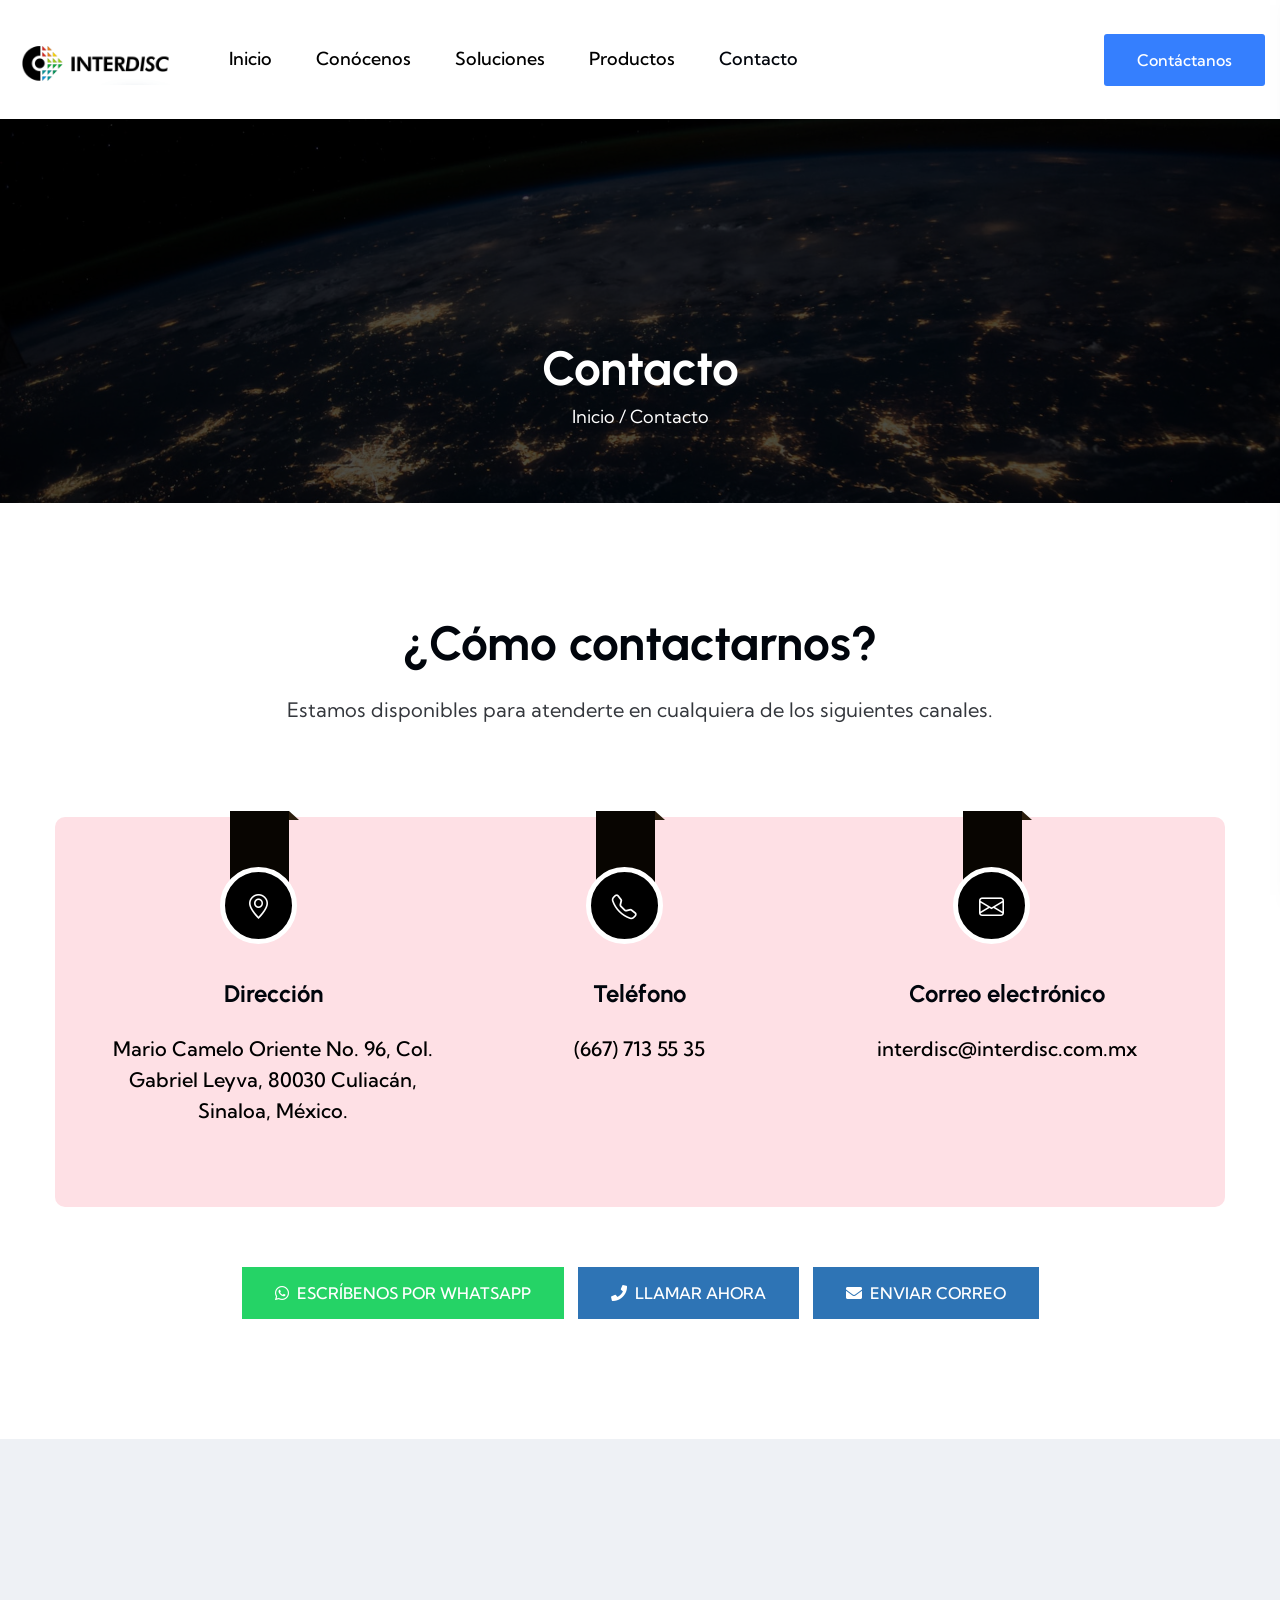
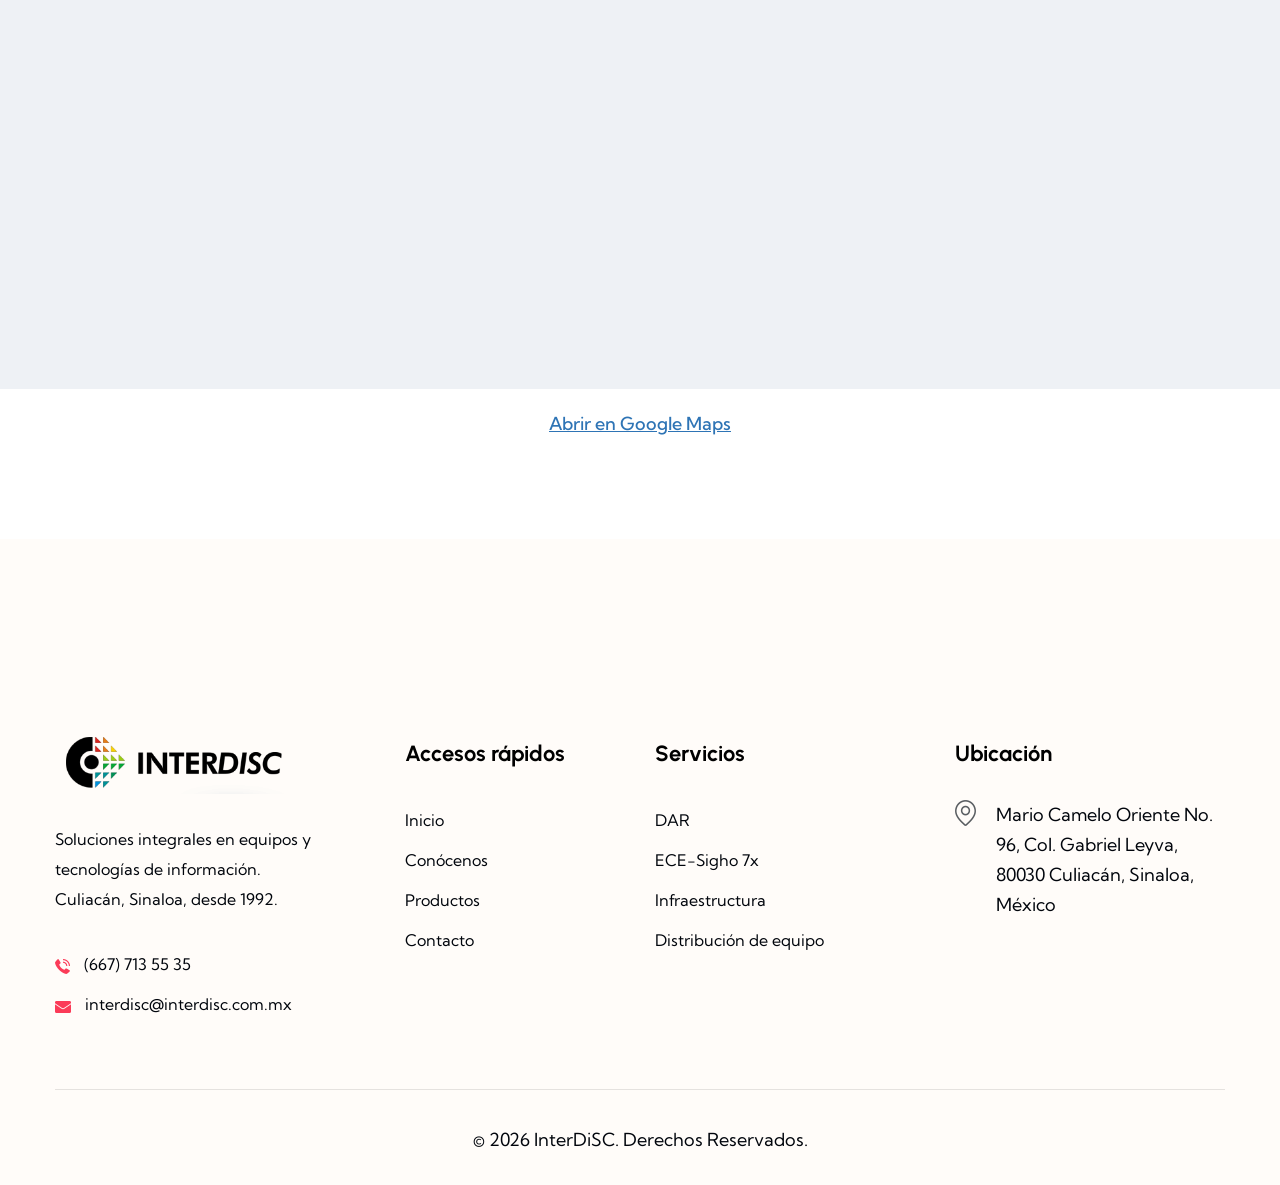
<file: contacto.html>
<!DOCTYPE html>
<html class="no-js" lang="es-MX">

<head>
	<meta charset="utf-8">
	<meta http-equiv="x-ua-compatible" content="ie=edge">
	<meta name="keywords"
		content="interdisc, contacto, culiacan, sinaloa, telefono, direccion, whatsapp">
	<meta name="description"
		content="Contáctanos: Mario Camelo Oriente No. 96, Col. Gabriel Leyva, Culiacán, Sinaloa. Tel. (667) 713 55 35 · interdisc@interdisc.com.mx">
	<title>Contacto — InterDiSC</title>
	<meta property="og:site_name" content="InterDiSC">
	<meta property="og:url" content="">
	<meta property="og:type" content="website">
	<meta property="og:title" content="Contacto — InterDiSC">
	<!-- For IE -->
	<meta http-equiv="X-UA-Compatible" content="IE=edge">
	<!-- For Responsive Device -->
	<meta name="viewport" content="width=device-width, initial-scale=1.0">
	<!-- For Window Tab Color -->
	<meta name="theme-color" content="#2e74b5">
	<meta name="msapplication-navbutton-color" content="#00040B">
	<meta name="apple-mobile-web-app-status-bar-style" content="#00040B">

	<link rel="icon" type="image/x-icon" href="assets/favicon/favicon.ico">
	<link rel="icon" type="image/png" sizes="32x32" href="assets/favicon/favicon-32x32.png">
	<link rel="icon" type="image/png" sizes="16x16" href="assets/favicon/favicon-16x16.png">
	<link rel="icon" type="image/png" sizes="96x96" href="assets/favicon/favicon-96x96.png">
	<link rel="apple-touch-icon" sizes="180x180" href="assets/favicon/apple-icon-180x180.png">
	<link rel="manifest" href="assets/favicon/manifest.json">
	<meta name="msapplication-config" content="assets/favicon/browserconfig.xml">
	<meta name="msapplication-TileImage" content="assets/favicon/ms-icon-144x144.png">

	<!-- CSS here -->
	<link rel="stylesheet" href="assets/css/bootstrap.min.css">
	<link rel="stylesheet" href="assets/fonts/bootstrap-icons/font-css.css">
	<link rel="stylesheet" href="assets/css/animate.min.css">
	<link rel="stylesheet" href="assets/css/swiper-bundle.min.css">
	<link rel="stylesheet" href="assets/css/slick.css">
	<link rel="stylesheet" href="assets/css/all.min.css">
	<link rel="stylesheet" href="assets/css/nice-select.css">
	<link rel="stylesheet" href="assets/css/magnific-popup.css">
	<link rel="stylesheet" href="assets/css/metisMenu.css">
	<link rel="stylesheet" href="assets/css/aos.css">
	<link rel="stylesheet" href="assets/css/spacing.css">
	<link rel="stylesheet" href="assets/css/main.css">
	<link rel="stylesheet" href="assets/css/interdisc.css">
</head>

<body>
	<!-- main-page-wrapper start -->
	<div class="main-page-wrapper">
		<!--[if lte IE 9]> <p class="browserupgrade"> Estás usando un navegador <strong>desactualizado</strong>. Por favor <a href="https://browsehappy.com/">actualiza tu navegador</a> para mejorar tu experiencia y seguridad. </p> <![endif]-->

		<!-- preloader -->
		<div id="preloader">
			<div class="preloader">
				<span></span>
				<span></span>
			</div>
		</div>
		<!-- preloader end  -->

		<!-- offcanvas start  -->
		<div class="offcanvas offcanvas-top theme-bg" tabindex="-1" id="offcanvasTop">
			<div class="offcanvas-header">
				<a data-bs-dismiss="offcanvas" aria-label="Cerrar">
					<i class="fas fa-times search-close" id="search-close"></i>
				</a>
			</div>
			<div class="offcanvas-body">
				<!-- Fullscreen search -->
				<div class="search-wrap">
					<form method="get">
						<input type="search" class="main-search-input" placeholder="Buscar...">
					</form>
				</div>
				<!-- end fullscreen search -->
			</div>
		</div>
		<!-- offcanvas end  -->

		<!-- slide-bar start -->
		<aside class="slide-bar">
			<div class="close-mobile-menu">
				<a href="javascript:void(0);">
					<i class="fas fa-times"></i>
				</a>
			</div>
			<!-- offset-sidebar start -->
			<div class="offset-sidebar">
				<div class="offset-widget offset-logo mb-30">
					<a href="index.html">
						<img src="assets/img/logo/interdisc-logo.png" alt="InterDiSC">
					</a>
				</div>
				<div class="mobile-menu"></div>
				<div class="offset-widget mb-40">
					<div class="info-widget">
						<h4 class="offset-title mb-20">InterDiSC</h4>
						<p class="mb-30">
							Soluciones integrales en equipos y tecnologías de información. Distribuidores directos de fábrica desde 1992.
						</p>
					</div>
				</div>
				<div class="offset-widget mb-30 pr-10">
					<div class="info-widget info-widget2">
						<h4 class="offset-title mb-20">Contacto</h4>
						<p>
							<i class="fal fa-address-book"></i>
							Mario Camelo Oriente No. 96, Col. Gabriel Leyva, 80030 Culiacán, Sinaloa, México</p>
						<p>
							<i class="fal fa-phone"></i>
							<a href="tel:+526677135535">(667) 713 55 35</a>
						</p>
						<p>
							<i class="fal fa-envelope-open"></i>
							<a href="mailto:interdisc@interdisc.com.mx">interdisc@interdisc.com.mx</a>
						</p>
					</div>
				</div>
			</div>
			<!-- offset-sidebar end -->
		</aside>
		<div class="body-overlay"></div>
		<!-- slide-bar end -->

		<!-- theme main menu start-->
		<header class="theme-main-menu theme-menu-one pt-10 pb-10 position-relative">
			<div class="main-header-area">
				<div class="container-fluid">
					<div class="row align-items-center">
						<div class="col-xxl-2 col-xl-2 d-none d-xl-inline-block">
							<div class="logo-area">
								<a class="front" href="index.html"><img src="assets/img/logo/interdisc-logo.png"
										alt="InterDiSC" style="max-height:54px"></a>
							</div>
						</div>
						<div class="col-xxl-5 col-xl-6 col-6 d-flex align-items-center">
							<div class="logo-area d-xl-none d-md-inline-block">
								<a class="front" href="index.html"><img src="assets/img/logo/interdisc-logo.png"
										alt="InterDiSC" style="max-height:48px"></a>
							</div>
							<div class="main-menu d-none d-xl-block">
								<nav id="mobile-menu">
									<ul class="menu-list ps-0">
											<li><a href="index.html">Inicio</a></li>
											<li><a href="conocenos.html">Conócenos</a></li>
											<li>
												<a href="javascript:void(0);">Soluciones</a>
												<ul class="sub-menu">
													<li><a href="dar.html">DAR</a></li>
												</ul>
											</li>
											<li><a href="productos.html">Productos</a></li>
											<li class="active"><a href="contacto.html">Contacto</a></li>
										</ul>
								</nav>
							</div>
						</div>
						<div class="col-xxl-5 col-xl-4 col-6 d-flex align-items-center justify-content-end">
							<div class="right-nav d-flex align-items-center justify-content-end">
								<div class="d-none d-xxl-inline-block">
									<div class="contact__info d-flex align-items-center">
										<div class="icon">
											<img src="assets/img/icon/header__icon__01.svg" alt="" class="">
										</div>
										<div class="info">
											<p>Llámanos</p>
											<a href="tel:+526677135535"><span>(667) 713 55 35</span></a>
										</div>
									</div>
								</div>
								<div class="quote__btn d-none d-xl-inline-block">
									<a href="contacto.html" class="ht_btn">
										<span>Contáctanos</span>
									</a>
								</div>
								<div class="hamburger-menu d-xl-none">
									<a class="round-menu" href="javascript:void(0);">
										<i class="far fa-bars"></i>
									</a>
								</div>
							</div>
						</div>
					</div>
				</div>
			</div>
			<!-- /.theme-main-menu -->
		</header>
		<!-- theme main menu end-->

		<main>
			<!-- Banner de página start -->
			<section class="theme__main__banner about__banner position-relative mt-md-90">
				<div class="about__banner__bg position-relative">
					<div class="container" data-aos="fade-up">
						<div class="row m-auto">
							<div class="about__content text-center pt-220 pb-200 pt-lg-80 pt-md-50 pb-lg-0">
								<h3>Contacto</h3>
								<p><a href="index.html">Inicio</a> / Contacto</p>
							</div>
						</div>
					</div>
					<img src="assets/img/about/about__banner__01.png" alt="" class="about__banner__01">
				</div>
			</section>
			<!-- Banner de página end -->

			<!-- Bloque de datos de contacto start -->
			<div class="contact__section pt-110 pt-lg-60 pb-60 pb-lg-40">
				<div class="container" data-aos="fade-up">
					<div class="row">
						<div class="col-md-10 m-auto">
							<div class="section__title">
								<div class="text-center">
									<h2 class="section__title__main mb-20">¿Cómo contactarnos?</h2>
									<p class="section__description mb-30 opacity-8">Estamos disponibles para atenderte en cualquiera de los siguientes canales.</p>
								</div>
							</div>
						</div>
					</div>
					<div class="get__in__touch mt-60 mt-lg-40">
						<div class="row">
							<!-- Dirección -->
							<div class="col-lg-4">
								<div class="single__info__box text-center mb-30">
									<img src="assets/img/contact/contact__01.png" alt="" class="shapes contact__01">
									<div class="icon text-center mb-20">
										<i class="bi bi-geo-alt"></i>
									</div>
									<div class="text-center">
										<h5 class="mb-10">Dirección</h5>
										<span>Mario Camelo Oriente No. 96, Col. Gabriel Leyva, 80030 Culiacán, Sinaloa, México.</span>
									</div>
								</div>
							</div>
							<!-- Teléfono -->
							<div class="col-lg-4">
								<div class="single__info__box text-center mb-30">
									<img src="assets/img/contact/contact__01.png" alt="" class="shapes contact__01">
									<div class="icon text-center mb-20">
										<i class="bi bi-telephone"></i>
									</div>
									<div class="text-center">
										<h5 class="mb-10">Teléfono</h5>
										<span><a href="tel:+526677135535">(667) 713 55 35</a></span>
									</div>
								</div>
							</div>
							<!-- Correo -->
							<div class="col-lg-4">
								<div class="single__info__box text-center mb-30">
									<img src="assets/img/contact/contact__01.png" alt="" class="shapes contact__01">
									<div class="icon text-center mb-20">
										<i class="bi bi-envelope"></i>
									</div>
									<div class="text-center">
										<h5 class="mb-10">Correo electrónico</h5>
										<span><a href="mailto:interdisc@interdisc.com.mx">interdisc@interdisc.com.mx</a></span>
									</div>
								</div>
							</div>
						</div>
					</div>

					<!-- Botones de contacto directo -->
					<div class="row mt-60 mt-lg-40">
						<div class="col-12">
							<div class="id-contact-btns justify-content-center">
								<!-- TODO: reemplazar por el número de WhatsApp real -->
								<a href="https://wa.me/526677514421" class="ht_btn id-btn-whatsapp" target="_blank" rel="noopener">
									<i class="fab fa-whatsapp"></i> <span>Escríbenos por WhatsApp</span>
								</a>
								<a href="tel:+526677135535" class="ht_btn">
									<i class="fas fa-phone"></i> <span>Llamar ahora</span>
								</a>
								<a href="mailto:interdisc@interdisc.com.mx" class="ht_btn">
									<i class="fas fa-envelope"></i> <span>Enviar correo</span>
								</a>
							</div>
						</div>
					</div>
				</div>
			</div>
			<!-- Bloque de datos de contacto end -->

			<!-- Mapa de Google start -->
			<div class="contact__map__section pt-60 pt-lg-40 pb-100 pb-lg-60">
				<div class="container-fluid px-0">
					<div class="row" data-aos="fade-up">
						<div class="contact__map" style="background:#eef1f5;min-height:420px">
							<iframe src="https://www.google.com/maps?q=Mario+Camelo+Oriente+No.+96,+Col.+Gabriel+Leyva,+80030+Culiac%C3%A1n,+Sinaloa&z=15&output=embed" width="100%" height="420" style="border:0;display:block" allowfullscreen loading="lazy" referrerpolicy="no-referrer-when-downgrade" title="Ubicación InterDiSC"></iframe>
						</div>
						<div class="text-center mt-20">
							<a href="https://www.google.com/maps?q=Mario+Camelo+Oriente+No.+96,+Col.+Gabriel+Leyva,+80030+Culiac%C3%A1n,+Sinaloa" target="_blank" rel="noopener" class="color__link">Abrir en Google Maps</a>
						</div>
					</div>
				</div>
			</div>
			<!-- Mapa de Google end -->

		</main>

		<!--footer-area start-->
		<footer class="footer-area">
			<div class="footer__bg__one">
				<div class="footer__wrapper__one position-relative pt-180 pt-lg-120">
					<img src="assets/img/shape/footer__01.png" alt="" class="shapes footer__01">
					<img src="assets/img/shape/footer__02.png" alt="" class="shapes footer__02">
					<img src="assets/img/footer/footer__one__bg__01.png" alt="" class="shapes footer__one__bg__01">
					<div class="container" data-aos="fade-up">
						<div class="row pb-35">
							<div class="col-xxl-3 col-xl-3 col-lg-3 col-md-6">
								<div class="footer__widget footer__widget__one mb-30">
									<a href="index.html" class="footer-logo d-inline-block mb-30">
										<img src="assets/img/logo/interdisc-logo.png" alt="InterDiSC">
									</a>
									<p class="mb-30">Soluciones integrales en equipos y tecnologías de información. Culiacán, Sinaloa, desde 1992.</p>
									<ul>
										<li>
											<a href="tel:+526677135535">
												<img src="assets/img/icon/call__icon.png" alt="" class="">
												<span>(667) 713 55 35</span>
											</a>
										</li>
										<li>
											<a href="mailto:interdisc@interdisc.com.mx">
												<img src="assets/img/icon/email__icon.png" alt="" class="">
												<span>interdisc@interdisc.com.mx</span>
											</a>
										</li>
									</ul>
								</div>
							</div>
							<div class="col-xxl-2 col-xl-2 col-lg-2 col-md-6 ms-auto">
								<div class="footer__widget mt-20">
									<h4 class="widget__title mb-30">Accesos rápidos</h4>
									<ul>
										<li>
											<a href="index.html">Inicio</a>
										</li>
										<li>
											<a href="conocenos.html">Conócenos</a>
										</li>
										<li>
											<a href="productos.html">Productos</a>
										</li>
										<li>
											<a href="contacto.html">Contacto</a>
										</li>
									</ul>
								</div>
							</div>
							<div class="col-xxl-3 col-xl-3 col-lg-3 col-md-6 ms-auto">
								<div class="footer__widget mt-20">
									<h4 class="widget__title mb-30">Servicios</h4>
									<ul>
										<li>
											<a href="index.html#soluciones">DAR</a>
										</li>
										<li>
											<a href="index.html#soluciones">ECE-Sigho 7x</a>
										</li>
										<li>
											<a href="index.html#soluciones">Infraestructura</a>
										</li>
										<li>
											<a href="productos.html">Distribución de equipo</a>
										</li>
									</ul>
								</div>
							</div>
							<div class="col-xxl-3 col-xl-3 col-lg-3 col-md-6">
								<div class="footer__widget footer__contact mb-30 mt-20">
									<h4 class="widget__title mb-30">Ubicación</h4>
									<div class="location">
										<img src="assets/img/icon/location__01.png" alt="" class="">
										<p>Mario Camelo Oriente No. 96, Col. Gabriel Leyva, 80030 Culiacán, Sinaloa, México</p>
									</div>
								</div>
							</div>
						</div>
						<div class="devider__line"></div>
						<div class="copyright__area pt-35">
							<div class="row">
								<div class="col-xl-12 text-center">
									<div class="copyright__text pb-30">
										<p>© 2026 InterDiSC. Derechos Reservados.</p>
									</div>
								</div>
							</div>
						</div>
					</div>
				</div>
			</div>
		</footer>
		<!--footer-area end-->

	</div>
	<!-- main-page-wrapper end -->

	<!-- JS here -->
	<script src="assets/js/vendor/jquery-2.2.4.min.js"></script>
	<script src="assets/js/vendor/popper.min.js"></script>
	<script src="assets/js/vendor/bootstrap.min.js"></script>
	<script src="assets/js/jquery.meanmenu.js"></script>
	<script src="assets/js/swiper-bundle.min.js"></script>
	<script src="assets/js/slick.min.js"></script>
	<script src="assets/js/jquery.easypiechart.min.js"></script>
	<script src="assets/js/jquery.counterup.min.js"></script>
	<script src="assets/js/jquery.magnific-popup.min.js"></script>
	<script src="assets/js/metisMenu.min.js"></script>
	<script src="assets/js/wow.min.js"></script>
	<script src="assets/js/jquery.waypoints.min.js"></script>
	<script src="assets/js/aos.js"></script>
	<script src="assets/js/jquery.nice-select.min.js"></script>
	<script src="assets/js/jquery-ui.js"></script>
	<script src="assets/js/jquery.scrollUp.min.js"></script>
	<script src="assets/js/plugins.js"></script>

	<!--Custom JS here -->
	<script src="assets/js/main.js"></script>

</body>

</html>
</file>
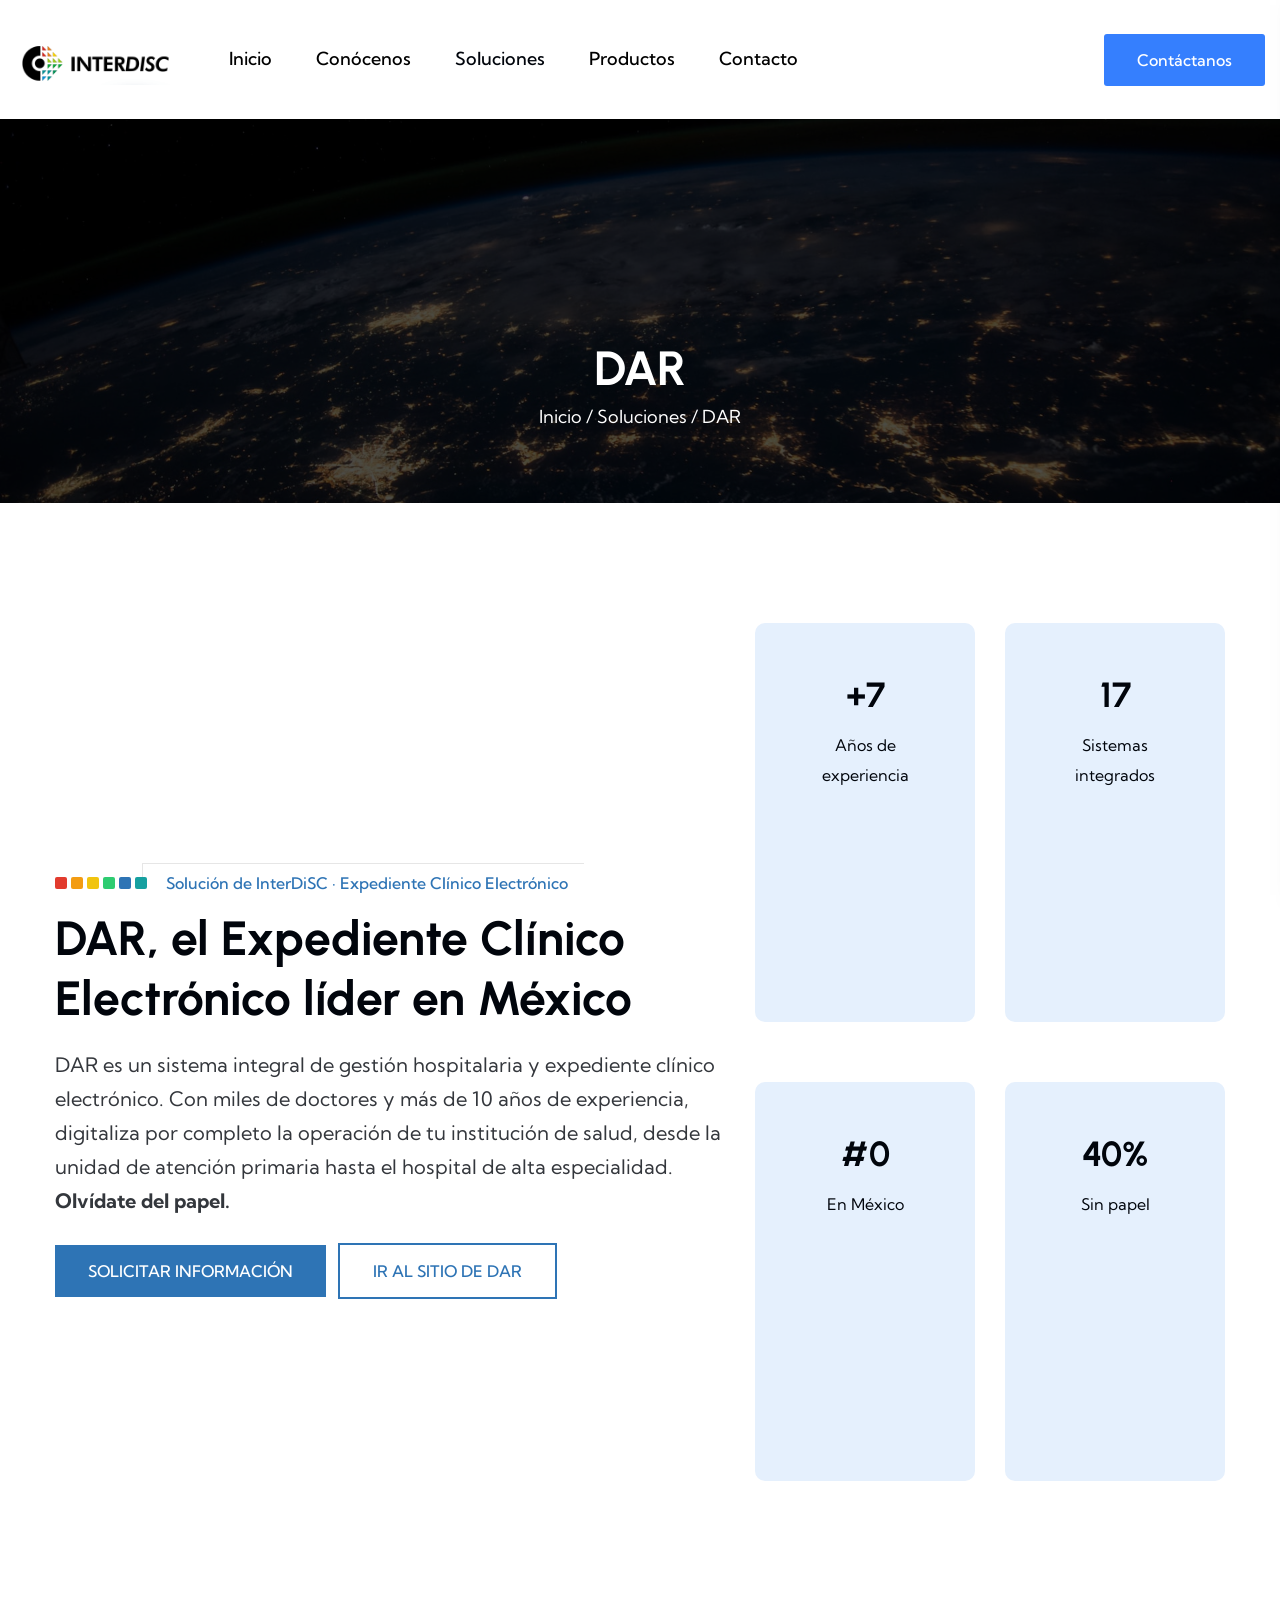
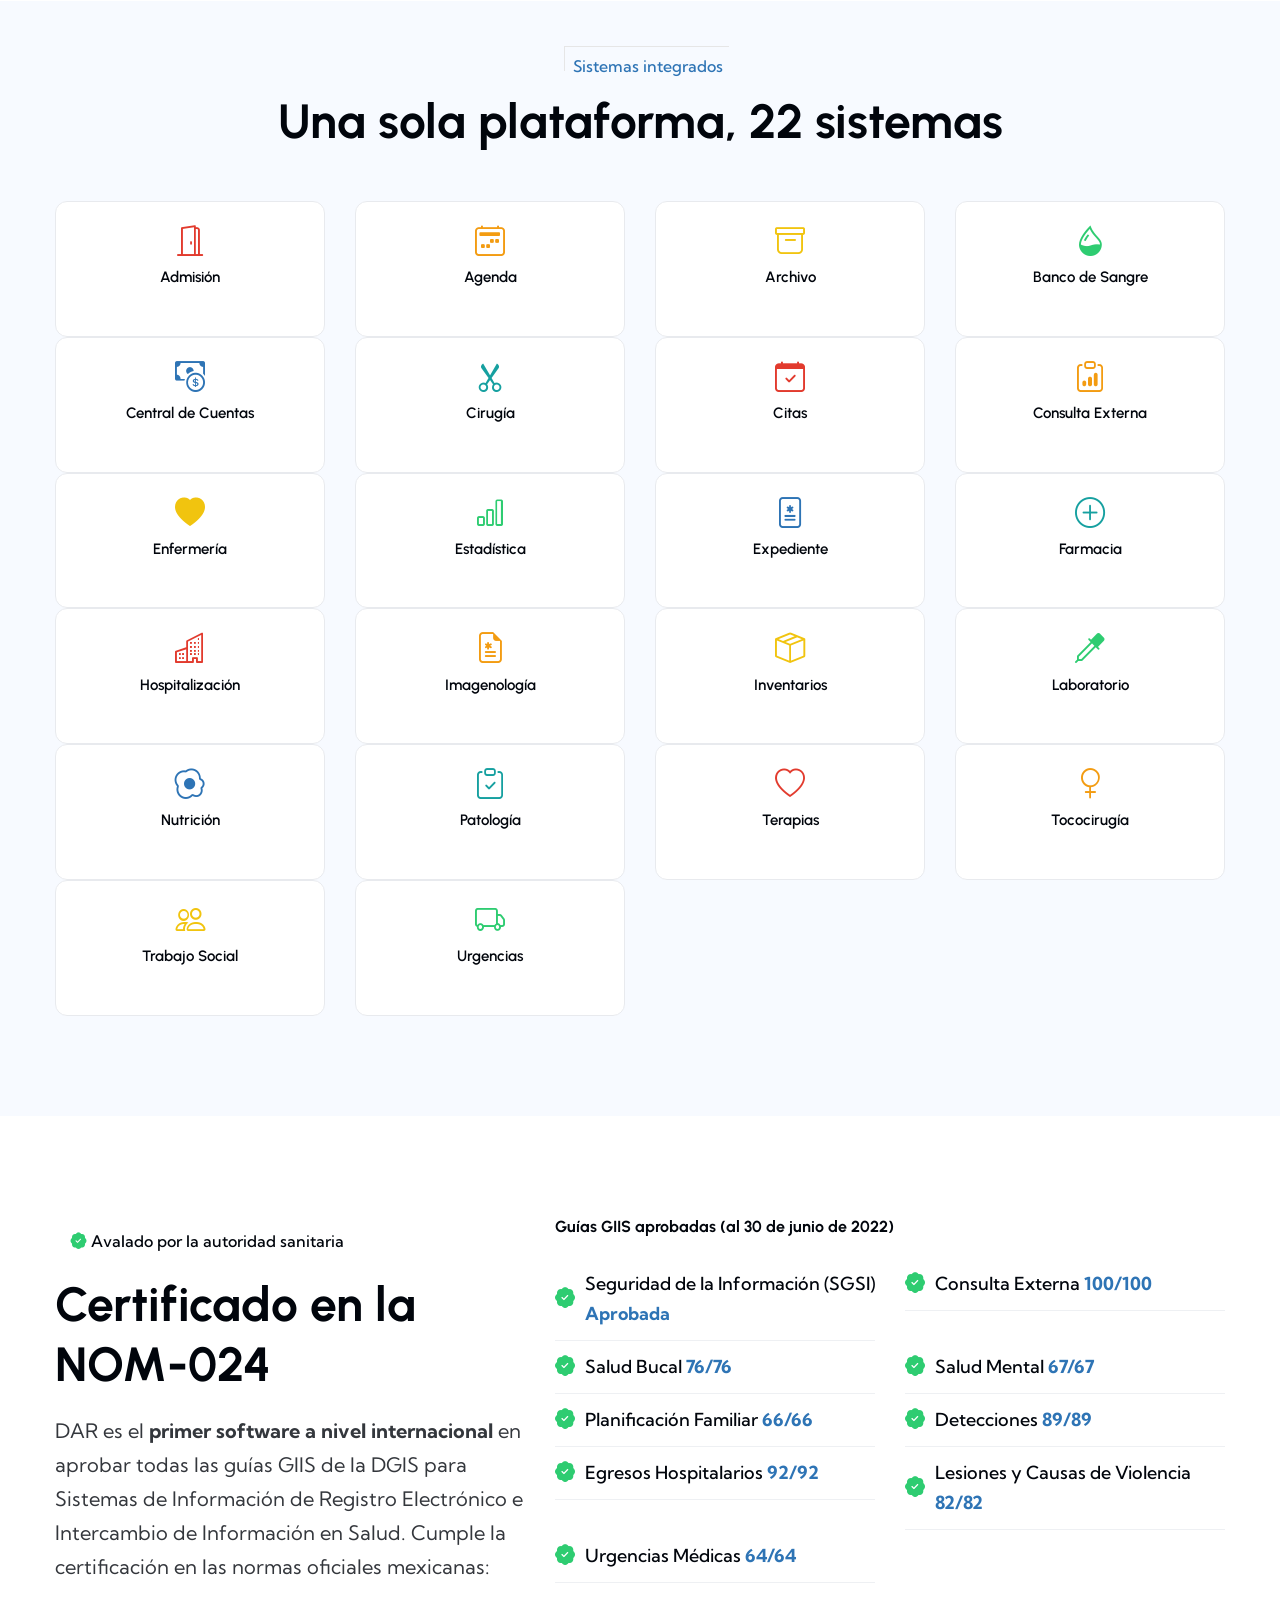
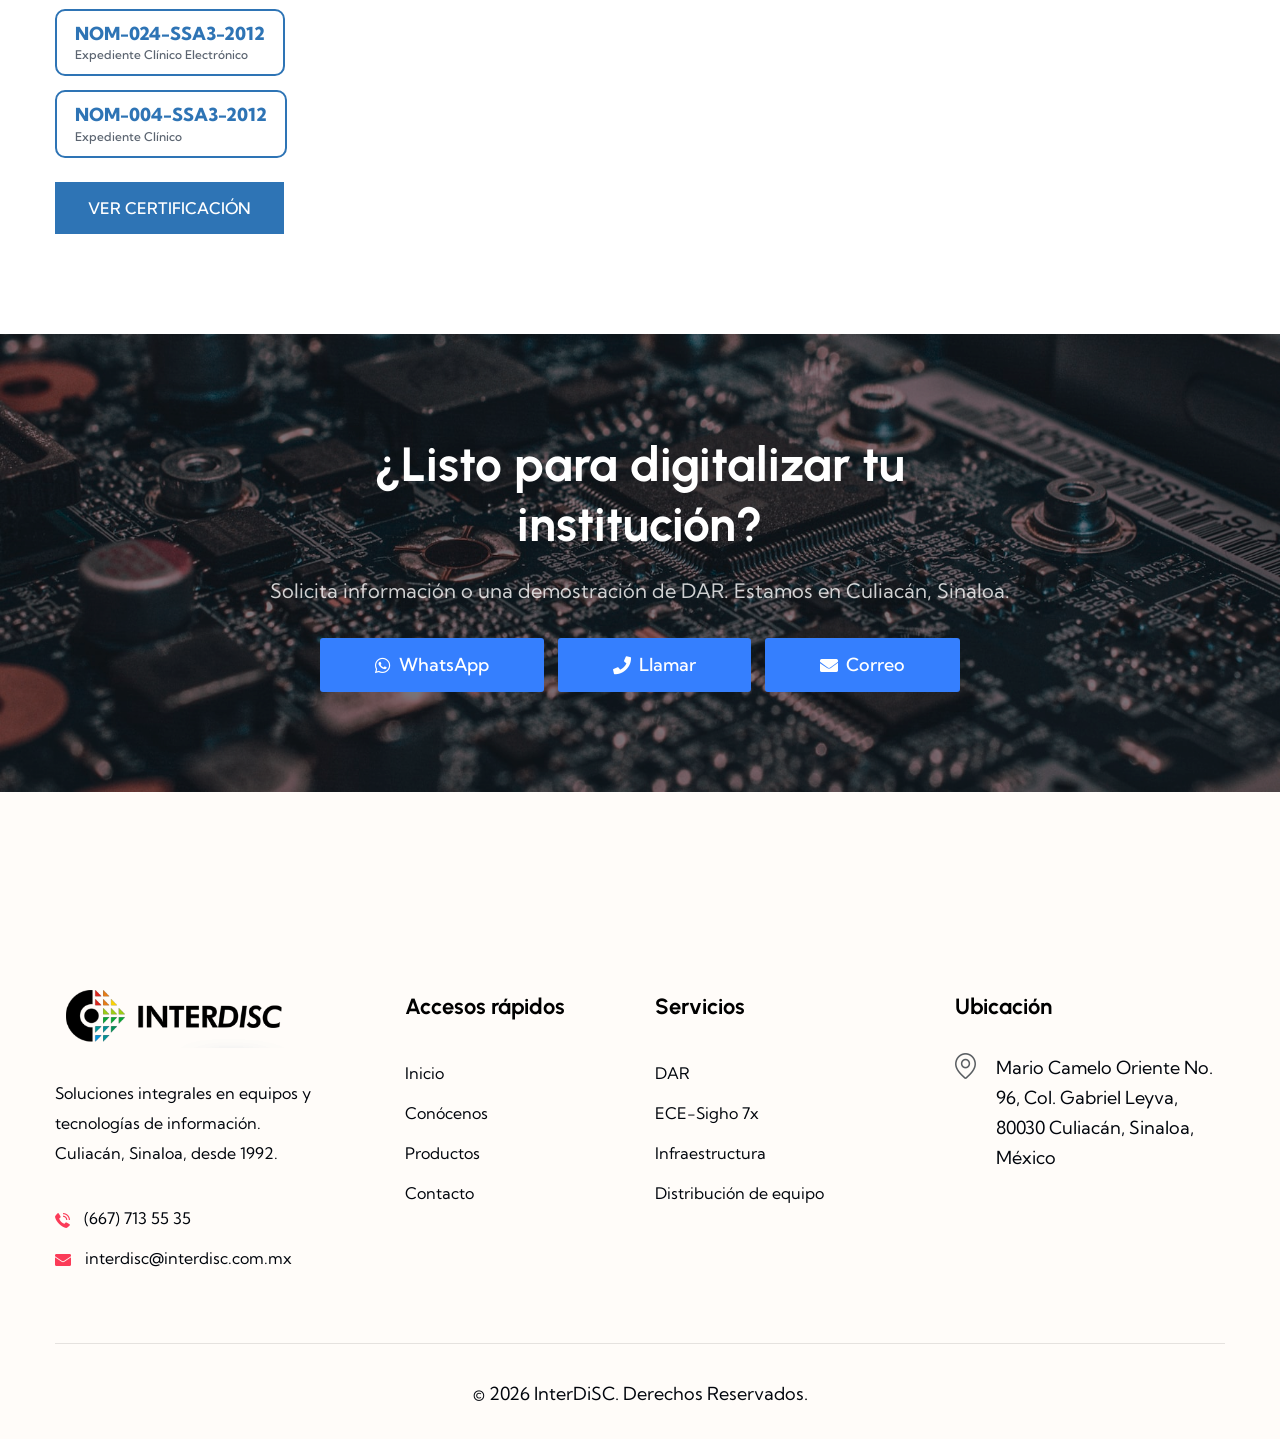
<file: dar.html>
<!DOCTYPE html>
<html class="no-js" lang="es-MX">

<head>
	<meta charset="utf-8">
	<meta http-equiv="x-ua-compatible" content="ie=edge">
	<meta name="keywords"
		content="interdisc, soluciones integrales, equipos de computo, software hospitalario, distribuidores, culiacan, sinaloa">
	<meta name="description"
		content="DAR, el Expediente Clínico Electrónico y sistema de gestión hospitalaria líder en México: 22 sistemas integrados. Distribuido por InterDiSC en Culiacán, Sinaloa.">
	<title>DAR — Expediente Clínico Electrónico | InterDiSC</title>
	<meta property="og:site_name" content="InterDiSC">
	<meta property="og:url" content="">
	<meta property="og:type" content="website">
	<meta property="og:title" content="InterDiSC — Soluciones integrales en equipos y tecnologías de información">
	<!-- For IE -->
	<meta http-equiv="X-UA-Compatible" content="IE=edge">
	<!-- For Responsive Device -->
	<meta name="viewport" content="width=device-width, initial-scale=1.0">
	<!-- For Window Tab Color -->
	<meta name="theme-color" content="#2e74b5">
	<meta name="msapplication-navbutton-color" content="#00040B">
	<meta name="apple-mobile-web-app-status-bar-style" content="#00040B">

	<link rel="icon" type="image/x-icon" href="assets/favicon/favicon.ico">
	<link rel="icon" type="image/png" sizes="32x32" href="assets/favicon/favicon-32x32.png">
	<link rel="icon" type="image/png" sizes="16x16" href="assets/favicon/favicon-16x16.png">
	<link rel="icon" type="image/png" sizes="96x96" href="assets/favicon/favicon-96x96.png">
	<link rel="apple-touch-icon" sizes="180x180" href="assets/favicon/apple-icon-180x180.png">
	<link rel="manifest" href="assets/favicon/manifest.json">
	<meta name="msapplication-config" content="assets/favicon/browserconfig.xml">
	<meta name="msapplication-TileImage" content="assets/favicon/ms-icon-144x144.png">

	<!-- CSS here -->
	<link rel="stylesheet" href="assets/css/bootstrap.min.css">
	<link rel="stylesheet" href="assets/fonts/bootstrap-icons/font-css.css">
	<link rel="stylesheet" href="assets/css/animate.min.css">
	<link rel="stylesheet" href="assets/css/swiper-bundle.min.css">
	<link rel="stylesheet" href="assets/css/slick.css">
	<link rel="stylesheet" href="assets/css/all.min.css">
	<link rel="stylesheet" href="assets/css/nice-select.css">
	<link rel="stylesheet" href="assets/css/magnific-popup.css">
	<link rel="stylesheet" href="assets/css/metisMenu.css">
	<link rel="stylesheet" href="assets/css/aos.css">
	<link rel="stylesheet" href="assets/css/spacing.css">
	<link rel="stylesheet" href="assets/css/main.css">
	<link rel="stylesheet" href="assets/css/interdisc.css">
</head>

<body>
	<!-- main-page-wrapper start -->
	<div class="main-page-wrapper">
		<!--[if lte IE 9]> <p class="browserupgrade"> Estás usando un navegador <strong>desactualizado</strong>. Por favor <a href="https://browsehappy.com/">actualiza tu navegador</a> para mejorar tu experiencia y seguridad. </p> <![endif]-->

		<!-- preloader -->
		<div id="preloader">
			<div class="preloader">
				<span></span>
				<span></span>
			</div>
		</div>
		<!-- preloader end  -->

		<!-- offcanvas start  -->
		<div class="offcanvas offcanvas-top theme-bg" tabindex="-1" id="offcanvasTop">
			<div class="offcanvas-header">
				<a data-bs-dismiss="offcanvas" aria-label="Cerrar">
					<i class="fas fa-times search-close" id="search-close"></i>
				</a>
			</div>
			<div class="offcanvas-body">
				<!-- Fullscreen search -->
				<div class="search-wrap">
					<form method="get">
						<input type="search" class="main-search-input" placeholder="Buscar...">
					</form>
				</div>
				<!-- end fullscreen search -->
			</div>
		</div>
		<!-- offcanvas end  -->

		<!-- slide-bar start -->
		<aside class="slide-bar">
			<div class="close-mobile-menu">
				<a href="javascript:void(0);">
					<i class="fas fa-times"></i>
				</a>
			</div>
			<!-- offset-sidebar start -->
			<div class="offset-sidebar">
				<div class="offset-widget offset-logo mb-30">
					<a href="index.html">
						<img src="assets/img/logo/interdisc-logo.png" alt="InterDiSC">
					</a>
				</div>
				<div class="mobile-menu"></div>
				<div class="offset-widget mb-40">
					<div class="info-widget">
						<h4 class="offset-title mb-20">InterDiSC</h4>
						<p class="mb-30">
							Soluciones integrales en equipos y tecnologías de información. Distribuidores directos de fábrica desde 1992.
						</p>
					</div>
				</div>
				<div class="offset-widget mb-30 pr-10">
					<div class="info-widget info-widget2">
						<h4 class="offset-title mb-20">Contacto</h4>
						<p>
							<i class="fal fa-address-book"></i>
							Mario Camelo Oriente No. 96, Col. Gabriel Leyva, 80030 Culiacán, Sinaloa, México</p>
						<p>
							<i class="fal fa-phone"></i>
							<a href="tel:+526677135535">(667) 713 55 35</a>
						</p>
						<p>
							<i class="fal fa-envelope-open"></i>
							<a href="mailto:interdisc@interdisc.com.mx">interdisc@interdisc.com.mx</a>
						</p>
					</div>
				</div>
			</div>
			<!-- offset-sidebar end -->
		</aside>
		<div class="body-overlay"></div>
		<!-- slide-bar end -->

		<!-- theme main menu start-->
		<header class="theme-main-menu theme-menu-one pt-10 pb-10 position-relative">
			<div class="main-header-area">
				<div class="container-fluid">
					<div class="row align-items-center">
						<div class="col-xxl-2 col-xl-2 d-none d-xl-inline-block">
							<div class="logo-area">
								<a class="front" href="index.html"><img src="assets/img/logo/interdisc-logo.png"
										alt="InterDiSC" style="max-height:54px"></a>
							</div>
						</div>
						<div class="col-xxl-5 col-xl-6 col-6 d-flex align-items-center">
							<div class="logo-area d-xl-none d-md-inline-block">
								<a class="front" href="index.html"><img src="assets/img/logo/interdisc-logo.png"
										alt="InterDiSC" style="max-height:48px"></a>
							</div>
							<div class="main-menu d-none d-xl-block">
								<nav id="mobile-menu">
									<ul class="menu-list ps-0">
											<li><a href="index.html">Inicio</a></li>
											<li><a href="conocenos.html">Conócenos</a></li>
											<li class="active">
												<a href="javascript:void(0);">Soluciones</a>
												<ul class="sub-menu">
													<li><a href="dar.html">DAR</a></li>
												</ul>
											</li>
											<li><a href="productos.html">Productos</a></li>
											<li><a href="contacto.html">Contacto</a></li>
										</ul>
								</nav>
							</div>
						</div>
						<div class="col-xxl-5 col-xl-4 col-6 d-flex align-items-center justify-content-end">
							<div class="right-nav d-flex align-items-center justify-content-end">
								<div class="d-none d-xxl-inline-block">
									<div class="contact__info d-flex align-items-center">
										<div class="icon">
											<img src="assets/img/icon/header__icon__01.svg" alt="" class="">
										</div>
										<div class="info">
											<p>Llámanos</p>
											<a href="tel:+526677135535"><span>(667) 713 55 35</span></a>
										</div>
									</div>
								</div>
								<div class="quote__btn d-none d-xl-inline-block">
									<a href="contacto.html" class="ht_btn">
										<span>Contáctanos</span>
									</a>
								</div>
								<div class="hamburger-menu d-xl-none">
									<a class="round-menu" href="javascript:void(0);">
										<i class="far fa-bars"></i>
									</a>
								</div>
							</div>
						</div>
					</div>
				</div>
			</div>
			<!-- /.theme-main-menu -->
		</header>
		<!-- theme main menu end-->

		<main>
			<!-- Banner DAR -->
			<section class="theme__main__banner about__banner position-relative mt-md-90">
				<div class="about__banner__bg position-relative">
					<div class="container" data-aos="fade-up">
						<div class="row m-auto">
							<div class="about__content text-center pt-220 pb-200 pt-lg-80 pt-md-50 pb-lg-0">
								<h3>DAR</h3>
								<p><a href="index.html">Inicio</a> / Soluciones / DAR</p>
							</div>
						</div>
					</div>
					<img src="assets/img/about/about__banner__01.png" alt="" class="about__banner__01">
				</div>
			</section>

			<!-- Propuesta de valor DAR -->
			<section class="offer__section pt-120 pt-lg-40 pb-60 pb-lg-20">
				<div class="container" data-aos="fade-up">
					<div class="row align-items-center">
						<div class="col-xl-7 pb-lg-40">
							<div class="section__title">
								<div class="text-start">
									<div class="id-mosaic mb-10"><span></span><span></span><span></span><span></span><span></span><span></span></div>
									<h5 class="section__sub__title">Solución de InterDiSC · Expediente Clínico Electrónico</h5>
									<h2 class="section__title__main mb-20">DAR, el Expediente Clínico Electrónico líder en México</h2>
									<p class="section__description mb-25 opacity-8">DAR es un sistema integral de gestión hospitalaria y expediente clínico electrónico. Con miles de doctores y más de 10 años de experiencia, digitaliza por completo la operación de tu institución de salud, desde la unidad de atención primaria hasta el hospital de alta especialidad. <strong>Olvídate del papel.</strong></p>
									<a href="contacto.html" class="ht_btn me-2 mb-2"><span>Solicitar información</span></a>
									<a href="https://expedientedar.com" target="_blank" rel="noopener" class="ht_btn ht_btn-outline mb-2"><span>Ir al sitio de DAR</span></a>
								</div>
							</div>
						</div>
						<div class="col-xl-5">
							<div class="row">
								<div class="col-6 mb-30"><div class="single__offer__box text-center"><h2 class="mb-10">+<span class="counter">10</span></h2><p>Años de experiencia</p></div></div>
								<div class="col-6 mb-30"><div class="single__offer__box text-center"><h2 class="mb-10"><span class="counter">22</span></h2><p>Sistemas integrados</p></div></div>
								<div class="col-6 mb-30"><div class="single__offer__box text-center"><h2 class="mb-10">#<span class="counter">1</span></h2><p>En México</p></div></div>
								<div class="col-6 mb-30"><div class="single__offer__box text-center"><h2 class="mb-10"><span class="counter">100</span>%</h2><p>Sin papel</p></div></div>
							</div>
						</div>
					</div>
				</div>
			</section>

			<!-- Sistemas integrados -->
			<section class="offer__section pt-40 pt-lg-20 pb-100 pb-lg-40" style="background:#f7faff">
				<div class="container" data-aos="fade-up">
					<div class="section__title mb-50">
						<div class="text-start text-lg-center">
							<h5 class="section__sub__title">Sistemas integrados</h5>
							<h2 class="section__title__main">Una sola plataforma, 22 sistemas</h2>
						</div>
					</div>
					<div class="row id-systems-grid">
						<div class="col-lg-3 col-md-4 col-6"><div class="id-system"><i class="bi bi-door-open"></i><h6>Admisión</h6></div></div>
						<div class="col-lg-3 col-md-4 col-6"><div class="id-system"><i class="bi bi-calendar2-week"></i><h6>Agenda</h6></div></div>
						<div class="col-lg-3 col-md-4 col-6"><div class="id-system"><i class="bi bi-archive"></i><h6>Archivo</h6></div></div>
						<div class="col-lg-3 col-md-4 col-6"><div class="id-system"><i class="bi bi-droplet-half"></i><h6>Banco de Sangre</h6></div></div>
						<div class="col-lg-3 col-md-4 col-6"><div class="id-system"><i class="bi bi-cash-coin"></i><h6>Central de Cuentas</h6></div></div>
						<div class="col-lg-3 col-md-4 col-6"><div class="id-system"><i class="bi bi-scissors"></i><h6>Cirugía</h6></div></div>
						<div class="col-lg-3 col-md-4 col-6"><div class="id-system"><i class="bi bi-calendar-check"></i><h6>Citas</h6></div></div>
						<div class="col-lg-3 col-md-4 col-6"><div class="id-system"><i class="bi bi-clipboard-data"></i><h6>Consulta Externa</h6></div></div>
						<div class="col-lg-3 col-md-4 col-6"><div class="id-system"><i class="bi bi-heart-fill"></i><h6>Enfermería</h6></div></div>
						<div class="col-lg-3 col-md-4 col-6"><div class="id-system"><i class="bi bi-bar-chart"></i><h6>Estadística</h6></div></div>
						<div class="col-lg-3 col-md-4 col-6"><div class="id-system"><i class="bi bi-file-medical"></i><h6>Expediente</h6></div></div>
						<div class="col-lg-3 col-md-4 col-6"><div class="id-system"><i class="bi bi-plus-circle"></i><h6>Farmacia</h6></div></div>
						<div class="col-lg-3 col-md-4 col-6"><div class="id-system"><i class="bi bi-building"></i><h6>Hospitalización</h6></div></div>
						<div class="col-lg-3 col-md-4 col-6"><div class="id-system"><i class="bi bi-file-earmark-medical"></i><h6>Imagenología</h6></div></div>
						<div class="col-lg-3 col-md-4 col-6"><div class="id-system"><i class="bi bi-box-seam"></i><h6>Inventarios</h6></div></div>
						<div class="col-lg-3 col-md-4 col-6"><div class="id-system"><i class="bi bi-eyedropper"></i><h6>Laboratorio</h6></div></div>
						<div class="col-lg-3 col-md-4 col-6"><div class="id-system"><i class="bi bi-egg-fried"></i><h6>Nutrición</h6></div></div>
						<div class="col-lg-3 col-md-4 col-6"><div class="id-system"><i class="bi bi-clipboard-check"></i><h6>Patología</h6></div></div>
						<div class="col-lg-3 col-md-4 col-6"><div class="id-system"><i class="bi bi-heart"></i><h6>Terapias</h6></div></div>
						<div class="col-lg-3 col-md-4 col-6"><div class="id-system"><i class="bi bi-gender-female"></i><h6>Tococirugía</h6></div></div>
						<div class="col-lg-3 col-md-4 col-6"><div class="id-system"><i class="bi bi-people"></i><h6>Trabajo Social</h6></div></div>
						<div class="col-lg-3 col-md-4 col-6"><div class="id-system"><i class="bi bi-truck"></i><h6>Urgencias</h6></div></div>
					</div>
				</div>
			</section>

			<!-- Certificación NOM-024 -->
			<section class="choose__section pt-100 pt-lg-40 pb-100 pb-lg-40">
				<div class="container" data-aos="fade-up">
					<div class="row align-items-start">
						<div class="col-xl-5 pb-lg-40">
							<div class="section__title">
								<div class="text-start">
									<h5 class="section__sub__title"><i class="bi bi-patch-check-fill" style="color:var(--id-green)"></i> Avalado por la autoridad sanitaria</h5>
									<h2 class="section__title__main mb-20">Certificado en la NOM-024</h2>
									<p class="section__description mb-25 opacity-8">DAR es el <strong>primer software a nivel internacional</strong> en aprobar todas las guías GIIS de la DGIS para Sistemas de Información de Registro Electrónico e Intercambio de Información en Salud. Cumple la certificación en las normas oficiales mexicanas:</p>
									<div class="id-cert-badges">
										<span class="id-cert-badge">NOM-024-SSA3-2012<small>Expediente Clínico Electrónico</small></span>
										<span class="id-cert-badge">NOM-004-SSA3-2012<small>Expediente Clínico</small></span>
									</div>
									<a href="https://expedientedar.com/certificacion/" target="_blank" rel="noopener" class="ht_btn"><span>Ver certificación</span></a>
								</div>
							</div>
						</div>
						<div class="col-xl-7">
							<h6 class="mb-20">Guías GIIS aprobadas (al 30 de junio de 2022)</h6>
							<div class="row">
								<div class="col-md-6"><div class="id-cert-item"><i class="bi bi-patch-check-fill"></i><span>Seguridad de la Información (SGSI) <b>Aprobada</b></span></div></div>
								<div class="col-md-6"><div class="id-cert-item"><i class="bi bi-patch-check-fill"></i><span>Consulta Externa <b>100/100</b></span></div></div>
								<div class="col-md-6"><div class="id-cert-item"><i class="bi bi-patch-check-fill"></i><span>Salud Bucal <b>76/76</b></span></div></div>
								<div class="col-md-6"><div class="id-cert-item"><i class="bi bi-patch-check-fill"></i><span>Salud Mental <b>67/67</b></span></div></div>
								<div class="col-md-6"><div class="id-cert-item"><i class="bi bi-patch-check-fill"></i><span>Planificación Familiar <b>66/66</b></span></div></div>
								<div class="col-md-6"><div class="id-cert-item"><i class="bi bi-patch-check-fill"></i><span>Detecciones <b>89/89</b></span></div></div>
								<div class="col-md-6"><div class="id-cert-item"><i class="bi bi-patch-check-fill"></i><span>Egresos Hospitalarios <b>92/92</b></span></div></div>
								<div class="col-md-6"><div class="id-cert-item"><i class="bi bi-patch-check-fill"></i><span>Lesiones y Causas de Violencia <b>82/82</b></span></div></div>
								<div class="col-md-6"><div class="id-cert-item"><i class="bi bi-patch-check-fill"></i><span>Urgencias Médicas <b>64/64</b></span></div></div>
							</div>
						</div>
					</div>
				</div>
			</section>

			<!-- CTA contacto -->
			<section class="feature__section position-relative">
				<div class="container" data-aos="fade-up">
					<div class="feature__rapper">
						<div class="text-start text-lg-center pt-100 pt-lg-30 pb-100 pb-lg-30">
							<div class="row">
								<div class="col-xl-8 col-lg-9 m-auto">
									<h2 class="section__title__main mb-20">¿Listo para digitalizar tu institución?</h2>
									<p class="section__description mb-30 opacity-8">Solicita información o una demostración de DAR. Estamos en Culiacán, Sinaloa.</p>
									<div class="id-contact-btns justify-content-center">
										<a href="https://wa.me/526677514421" class="ht_btn id-btn-whatsapp" target="_blank" rel="noopener"><i class="fab fa-whatsapp"></i> <span>WhatsApp</span></a>
										<a href="tel:+526677135535" class="ht_btn"><i class="fas fa-phone"></i> <span>Llamar</span></a>
										<a href="mailto:interdisc@interdisc.com.mx" class="ht_btn"><i class="fas fa-envelope"></i> <span>Correo</span></a>
									</div>
								</div>
							</div>
						</div>
					</div>
				</div>
				<img src="assets/img/interdisc/cta.jpg" alt="" class="shapes feature__01">
			</section>
		</main>

		<!--footer-area start-->
		<footer class="footer-area">
			<div class="footer__bg__one">
				<div class="footer__wrapper__one position-relative pt-180 pt-lg-120">
					<img src="assets/img/shape/footer__01.png" alt="" class="shapes footer__01">
					<img src="assets/img/shape/footer__02.png" alt="" class="shapes footer__02">
					<img src="assets/img/footer/footer__one__bg__01.png" alt="" class="shapes footer__one__bg__01">
					<div class="container" data-aos="fade-up">
						<div class="row pb-35">
							<div class="col-xxl-3 col-xl-3 col-lg-3 col-md-6">
								<div class="footer__widget footer__widget__one mb-30">
									<a href="index.html" class="footer-logo d-inline-block mb-30">
										<img src="assets/img/logo/interdisc-logo.png" alt="InterDiSC">
									</a>
									<p class="mb-30">Soluciones integrales en equipos y tecnologías de información. Culiacán, Sinaloa, desde 1992.</p>
									<ul>
										<li>
											<a href="tel:+526677135535">
												<img src="assets/img/icon/call__icon.png" alt="" class="">
												<span>(667) 713 55 35</span>
											</a>
										</li>
										<li>
											<a href="mailto:interdisc@interdisc.com.mx">
												<img src="assets/img/icon/email__icon.png" alt="" class="">
												<span>interdisc@interdisc.com.mx</span>
											</a>
										</li>
									</ul>
								</div>
							</div>
							<div class="col-xxl-2 col-xl-2 col-lg-2 col-md-6 ms-auto">
								<div class="footer__widget mt-20">
									<h4 class="widget__title mb-30">Accesos rápidos</h4>
									<ul>
										<li>
											<a href="index.html">Inicio</a>
										</li>
										<li>
											<a href="conocenos.html">Conócenos</a>
										</li>
										<li>
											<a href="productos.html">Productos</a>
										</li>
										<li>
											<a href="contacto.html">Contacto</a>
										</li>
									</ul>
								</div>
							</div>
							<div class="col-xxl-3 col-xl-3 col-lg-3 col-md-6 ms-auto">
								<div class="footer__widget mt-20">
									<h4 class="widget__title mb-30">Servicios</h4>
									<ul>
										<li>
											<a href="index.html#soluciones">DAR</a>
										</li>
										<li>
											<a href="index.html#soluciones">ECE-Sigho 7x</a>
										</li>
										<li>
											<a href="index.html#soluciones">Infraestructura</a>
										</li>
										<li>
											<a href="productos.html">Distribución de equipo</a>
										</li>
									</ul>
								</div>
							</div>
							<div class="col-xxl-3 col-xl-3 col-lg-3 col-md-6">
								<div class="footer__widget footer__contact mb-30 mt-20">
									<h4 class="widget__title mb-30">Ubicación</h4>
									<div class="location">
										<img src="assets/img/icon/location__01.png" alt="" class="">
										<p>Mario Camelo Oriente No. 96, Col. Gabriel Leyva, 80030 Culiacán, Sinaloa, México</p>
									</div>
								</div>
							</div>
						</div>
						<div class="devider__line"></div>
						<div class="copyright__area pt-35">
							<div class="row">
								<div class="col-xl-12 text-center">
									<div class="copyright__text pb-30">
										<p>© 2026 InterDiSC. Derechos Reservados.</p>
									</div>
								</div>
							</div>
						</div>
					</div>
				</div>
			</div>
		</footer>
		<!--footer-area end-->

	</div>
	<!-- main-page-wrapper end -->

	<!-- JS here -->
	<script src="assets/js/vendor/jquery-2.2.4.min.js"></script>
	<script src="assets/js/vendor/popper.min.js"></script>
	<script src="assets/js/vendor/bootstrap.min.js"></script>
	<script src="assets/js/jquery.meanmenu.js"></script>
	<script src="assets/js/swiper-bundle.min.js"></script>
	<script src="assets/js/slick.min.js"></script>
	<script src="assets/js/jquery.easypiechart.min.js"></script>
	<script src="assets/js/jquery.counterup.min.js"></script>
	<script src="assets/js/jquery.magnific-popup.min.js"></script>
	<script src="assets/js/metisMenu.min.js"></script>
	<script src="assets/js/wow.min.js"></script>
	<script src="assets/js/jquery.waypoints.min.js"></script>
	<script src="assets/js/aos.js"></script>
	<script src="assets/js/jquery.nice-select.min.js"></script>
	<script src="assets/js/jquery-ui.js"></script>
	<script src="assets/js/jquery.scrollUp.min.js"></script>
	<script src="assets/js/plugins.js"></script>

	<!--Custom JS here -->
	<script src="assets/js/main.js"></script>

</body>

</html>
</file>
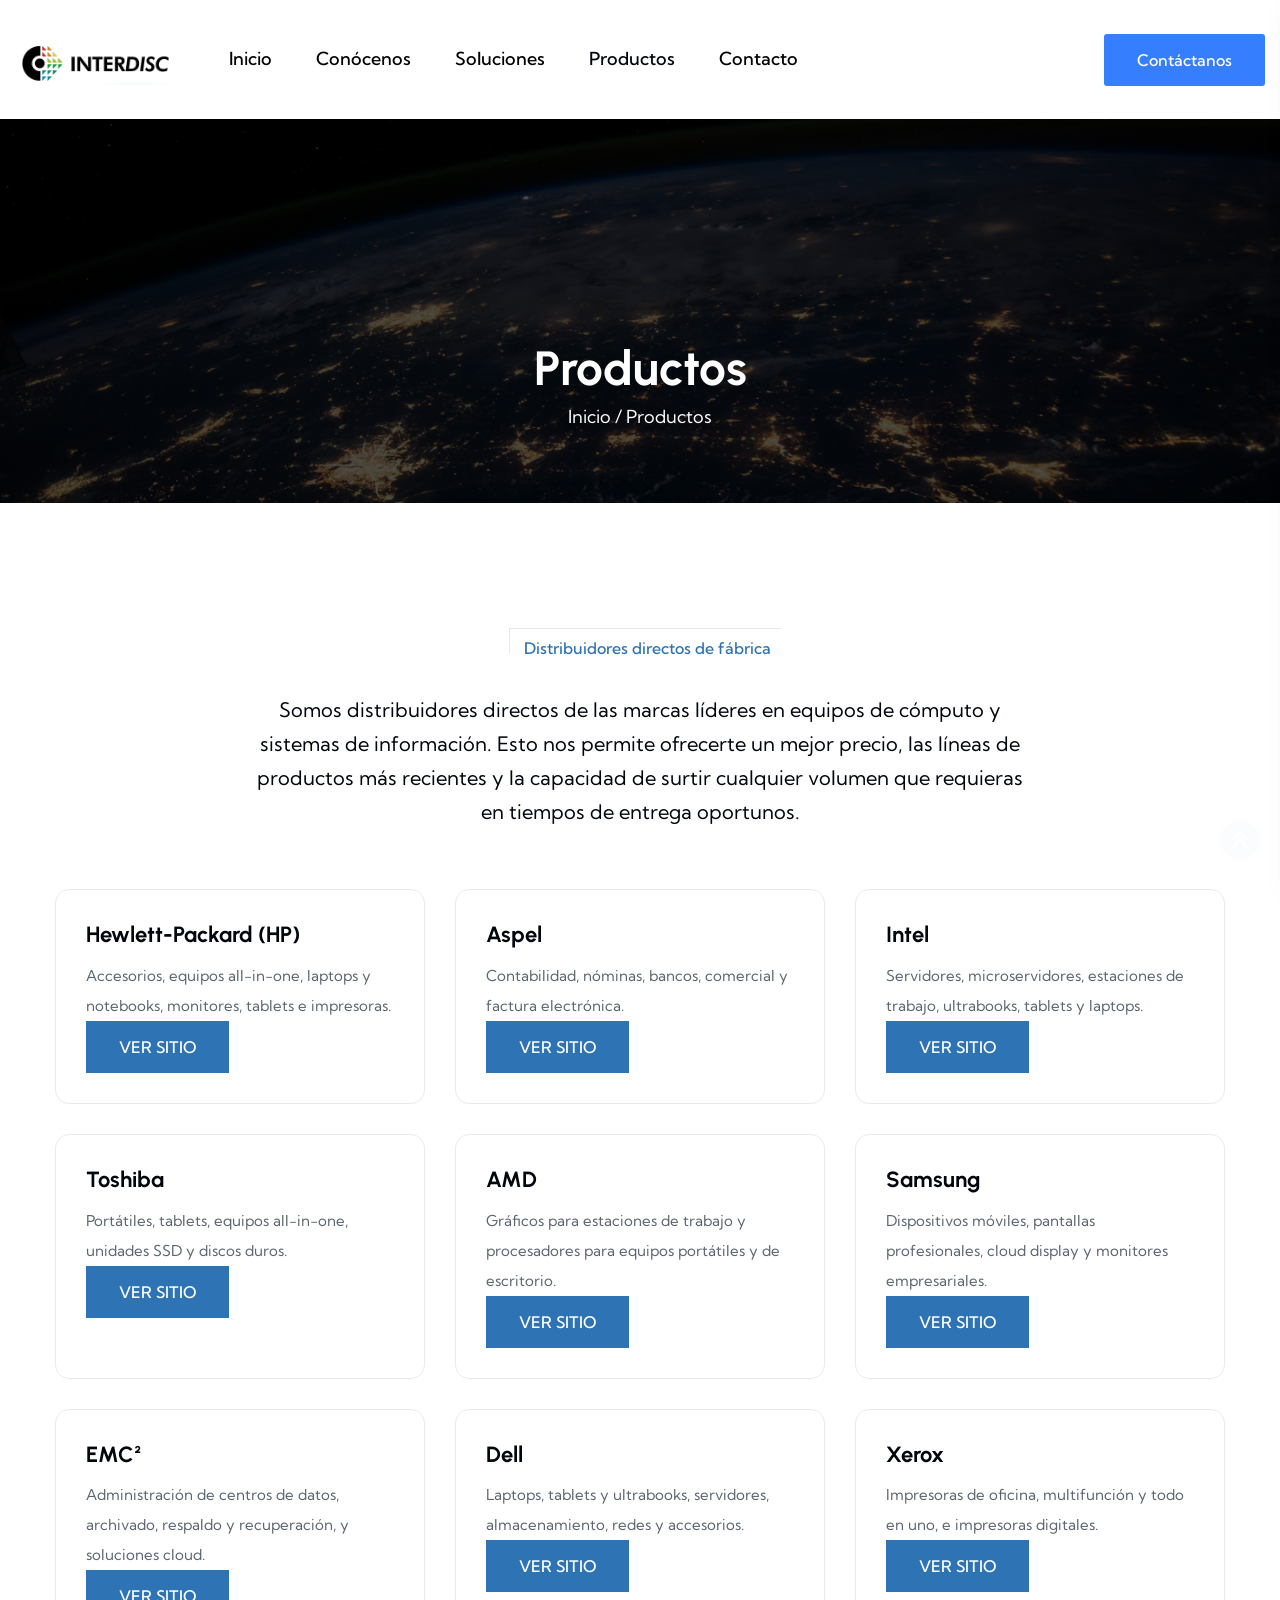
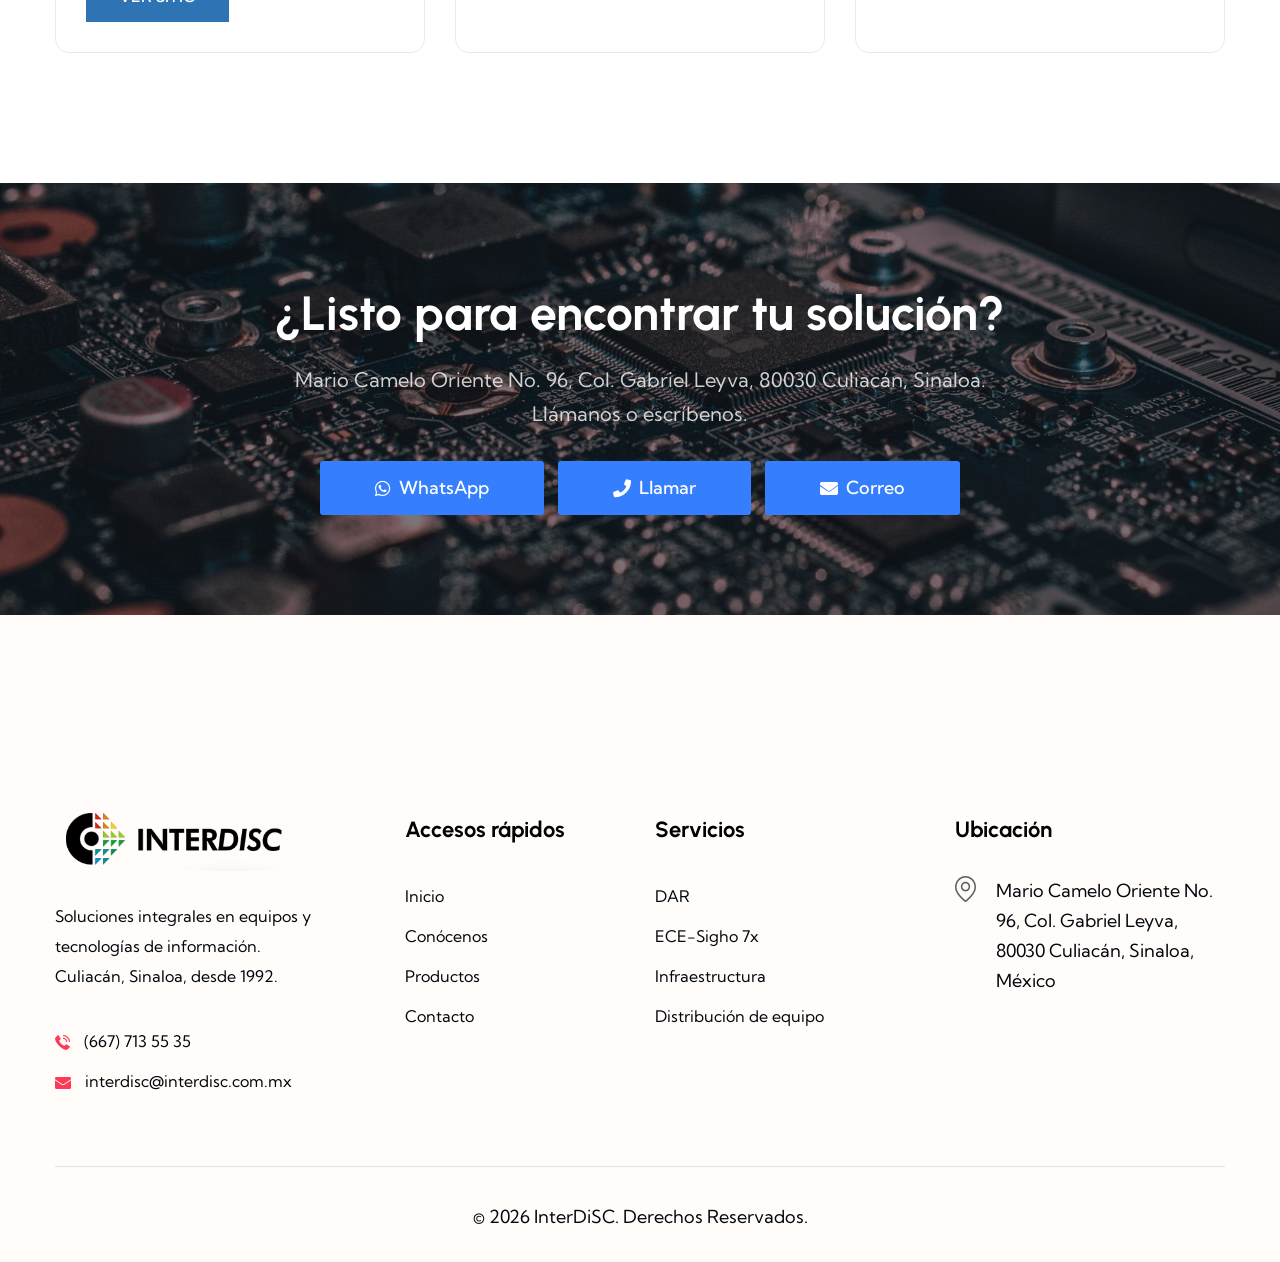
<file: productos.html>
<!DOCTYPE html>
<html class="no-js" lang="es-MX">

<head>
	<meta charset="utf-8">
	<meta http-equiv="x-ua-compatible" content="ie=edge">
	<meta name="keywords"
		content="interdisc, productos, distribuidores, HP, Dell, Intel, Toshiba, AMD, Samsung, EMC², Xerox, Aspel, culiacan, sinaloa">
	<meta name="description"
		content="Distribuidores directos de fábrica de las marcas líderes en cómputo y sistemas: HP, Dell, Intel, Toshiba, AMD, Samsung, EMC², Xerox y Aspel.">
	<title>Productos — InterDiSC</title>
	<meta property="og:site_name" content="InterDiSC">
	<meta property="og:url" content="">
	<meta property="og:type" content="website">
	<meta property="og:title" content="Productos — InterDiSC">
	<!-- For IE -->
	<meta http-equiv="X-UA-Compatible" content="IE=edge">
	<!-- For Responsive Device -->
	<meta name="viewport" content="width=device-width, initial-scale=1.0">
	<!-- For Window Tab Color -->
	<meta name="theme-color" content="#2e74b5">
	<meta name="msapplication-navbutton-color" content="#00040B">
	<meta name="apple-mobile-web-app-status-bar-style" content="#00040B">

	<link rel="icon" type="image/x-icon" href="assets/favicon/favicon.ico">
	<link rel="icon" type="image/png" sizes="32x32" href="assets/favicon/favicon-32x32.png">
	<link rel="icon" type="image/png" sizes="16x16" href="assets/favicon/favicon-16x16.png">
	<link rel="icon" type="image/png" sizes="96x96" href="assets/favicon/favicon-96x96.png">
	<link rel="apple-touch-icon" sizes="180x180" href="assets/favicon/apple-icon-180x180.png">
	<link rel="manifest" href="assets/favicon/manifest.json">
	<meta name="msapplication-config" content="assets/favicon/browserconfig.xml">
	<meta name="msapplication-TileImage" content="assets/favicon/ms-icon-144x144.png">

	<!-- CSS here -->
	<link rel="stylesheet" href="assets/css/bootstrap.min.css">
	<link rel="stylesheet" href="assets/fonts/bootstrap-icons/font-css.css">
	<link rel="stylesheet" href="assets/css/animate.min.css">
	<link rel="stylesheet" href="assets/css/swiper-bundle.min.css">
	<link rel="stylesheet" href="assets/css/slick.css">
	<link rel="stylesheet" href="assets/css/all.min.css">
	<link rel="stylesheet" href="assets/css/nice-select.css">
	<link rel="stylesheet" href="assets/css/magnific-popup.css">
	<link rel="stylesheet" href="assets/css/metisMenu.css">
	<link rel="stylesheet" href="assets/css/aos.css">
	<link rel="stylesheet" href="assets/css/spacing.css">
	<link rel="stylesheet" href="assets/css/main.css">
	<link rel="stylesheet" href="assets/css/interdisc.css">
</head>

<body>
	<!-- main-page-wrapper start -->
	<div class="main-page-wrapper">
		<!--[if lte IE 9]> <p class="browserupgrade"> Estás usando un navegador <strong>desactualizado</strong>. Por favor <a href="https://browsehappy.com/">actualiza tu navegador</a> para mejorar tu experiencia y seguridad. </p> <![endif]-->

		<!-- preloader -->
		<div id="preloader">
			<div class="preloader">
				<span></span>
				<span></span>
			</div>
		</div>
		<!-- preloader end  -->

		<!-- offcanvas start  -->
		<div class="offcanvas offcanvas-top theme-bg" tabindex="-1" id="offcanvasTop">
			<div class="offcanvas-header">
				<a data-bs-dismiss="offcanvas" aria-label="Cerrar">
					<i class="fas fa-times search-close" id="search-close"></i>
				</a>
			</div>
			<div class="offcanvas-body">
				<!-- Fullscreen search -->
				<div class="search-wrap">
					<form method="get">
						<input type="search" class="main-search-input" placeholder="Buscar...">
					</form>
				</div>
				<!-- end fullscreen search -->
			</div>
		</div>
		<!-- offcanvas end  -->

		<!-- slide-bar start -->
		<aside class="slide-bar">
			<div class="close-mobile-menu">
				<a href="javascript:void(0);">
					<i class="fas fa-times"></i>
				</a>
			</div>
			<!-- offset-sidebar start -->
			<div class="offset-sidebar">
				<div class="offset-widget offset-logo mb-30">
					<a href="index.html">
						<img src="assets/img/logo/interdisc-logo.png" alt="InterDiSC">
					</a>
				</div>
				<div class="mobile-menu"></div>
				<div class="offset-widget mb-40">
					<div class="info-widget">
						<h4 class="offset-title mb-20">InterDiSC</h4>
						<p class="mb-30">
							Soluciones integrales en equipos y tecnologías de información. Distribuidores directos de fábrica desde 1992.
						</p>
					</div>
				</div>
				<div class="offset-widget mb-30 pr-10">
					<div class="info-widget info-widget2">
						<h4 class="offset-title mb-20">Contacto</h4>
						<p>
							<i class="fal fa-address-book"></i>
							Mario Camelo Oriente No. 96, Col. Gabriel Leyva, 80030 Culiacán, Sinaloa, México</p>
						<p>
							<i class="fal fa-phone"></i>
							<a href="tel:+526677135535">(667) 713 55 35</a>
						</p>
						<p>
							<i class="fal fa-envelope-open"></i>
							<a href="mailto:interdisc@interdisc.com.mx">interdisc@interdisc.com.mx</a>
						</p>
					</div>
				</div>
			</div>
			<!-- offset-sidebar end -->
		</aside>
		<div class="body-overlay"></div>
		<!-- slide-bar end -->

		<!-- theme main menu start-->
		<header class="theme-main-menu theme-menu-one pt-10 pb-10 position-relative">
			<div class="main-header-area">
				<div class="container-fluid">
					<div class="row align-items-center">
						<div class="col-xxl-2 col-xl-2 d-none d-xl-inline-block">
							<div class="logo-area">
								<a class="front" href="index.html"><img src="assets/img/logo/interdisc-logo.png"
										alt="InterDiSC" style="max-height:54px"></a>
							</div>
						</div>
						<div class="col-xxl-5 col-xl-6 col-6 d-flex align-items-center">
							<div class="logo-area d-xl-none d-md-inline-block">
								<a class="front" href="index.html"><img src="assets/img/logo/interdisc-logo.png"
										alt="InterDiSC" style="max-height:48px"></a>
							</div>
							<div class="main-menu d-none d-xl-block">
								<nav id="mobile-menu">
									<ul class="menu-list ps-0">
											<li><a href="index.html">Inicio</a></li>
											<li><a href="conocenos.html">Conócenos</a></li>
											<li>
												<a href="javascript:void(0);">Soluciones</a>
												<ul class="sub-menu">
													<li><a href="dar.html">DAR</a></li>
												</ul>
											</li>
											<li class="active"><a href="productos.html">Productos</a></li>
											<li><a href="contacto.html">Contacto</a></li>
										</ul>
								</nav>
							</div>
						</div>
						<div class="col-xxl-5 col-xl-4 col-6 d-flex align-items-center justify-content-end">
							<div class="right-nav d-flex align-items-center justify-content-end">
								<div class="d-none d-xxl-inline-block">
									<div class="contact__info d-flex align-items-center">
										<div class="icon">
											<img src="assets/img/icon/header__icon__01.svg" alt="" class="">
										</div>
										<div class="info">
											<p>Llámanos</p>
											<a href="tel:+526677135535"><span>(667) 713 55 35</span></a>
										</div>
									</div>
								</div>
								<div class="quote__btn d-none d-xl-inline-block">
									<a href="contacto.html" class="ht_btn">
										<span>Contáctanos</span>
									</a>
								</div>
								<div class="hamburger-menu d-xl-none">
									<a class="round-menu" href="javascript:void(0);">
										<i class="far fa-bars"></i>
									</a>
								</div>
							</div>
						</div>
					</div>
				</div>
			</div>
			<!-- /.theme-main-menu -->
		</header>
		<!-- theme main menu end-->

		<main>
			<!-- Banner de página / theme__main__banner start -->
			<section class="theme__main__banner about__banner position-relative">
				<div class="about__banner__bg position-relative">
					<div class="container" data-aos="fade-up">
						<div class="row m-auto">
							<div class="about__content text-center pt-220 pb-200 pt-lg-80 pt-md-50 pb-lg-0">
								<h3>Productos</h3>
								<p><a href="index.html">Inicio</a> / Productos</p>
							</div>
						</div>
					</div>
					<img src="assets/img/about/about__banner__01.png" alt="" class="about__banner__01">
				</div>
			</section>
			<!-- Banner de página / theme__main__banner end -->

			<!-- Intro + Rejilla de marcas start -->
			<section class="offer__section pb-100 pb-lg-40 pt-120 pt-lg-40">
				<div class="container" data-aos="fade-up">
					<div class="section__title mb-60">
						<div class="text-start text-lg-center">
							<h5 class="section__sub__title">Distribuidores directos de fábrica</h5>
							<div class="row">
								<div class="col-xl-8 col-lg-10 m-auto">
									<p class="section__description mt-20">Somos distribuidores directos de las marcas líderes en equipos de cómputo y sistemas de información. Esto nos permite ofrecerte un mejor precio, las líneas de productos más recientes y la capacidad de surtir cualquier volumen que requieras en tiempos de entrega oportunos.</p>
								</div>
							</div>
						</div>
					</div>

					<!-- Rejilla de 9 marcas -->
					<div class="row">
						<!-- 1. HP -->
						<div class="col-lg-4 col-md-6 mb-30">
							<div class="id-brand-card">
								<h4>Hewlett-Packard (HP)</h4>
								<p class="id-brand-cats">Accesorios, equipos all-in-one, laptops y notebooks, monitores, tablets e impresoras.</p>
								<a href="https://www.hp.com/mx-es/" class="ht_btn" target="_blank" rel="noopener">Ver sitio</a>
							</div>
						</div>
						<!-- 2. Aspel -->
						<div class="col-lg-4 col-md-6 mb-30">
							<div class="id-brand-card">
								<h4>Aspel</h4>
								<p class="id-brand-cats">Contabilidad, nóminas, bancos, comercial y factura electrónica.</p>
								<a href="https://www.aspel.com.mx" class="ht_btn" target="_blank" rel="noopener">Ver sitio</a>
							</div>
						</div>
						<!-- 3. Intel -->
						<div class="col-lg-4 col-md-6 mb-30">
							<div class="id-brand-card">
								<h4>Intel</h4>
								<p class="id-brand-cats">Servidores, microservidores, estaciones de trabajo, ultrabooks, tablets y laptops.</p>
								<a href="https://www.intel.com.mx" class="ht_btn" target="_blank" rel="noopener">Ver sitio</a>
							</div>
						</div>
						<!-- 4. Toshiba -->
						<div class="col-lg-4 col-md-6 mb-30">
							<div class="id-brand-card">
								<h4>Toshiba</h4>
								<p class="id-brand-cats">Portátiles, tablets, equipos all-in-one, unidades SSD y discos duros.</p>
								<a href="https://www.toshiba.com" class="ht_btn" target="_blank" rel="noopener">Ver sitio</a>
							</div>
						</div>
						<!-- 5. AMD -->
						<div class="col-lg-4 col-md-6 mb-30">
							<div class="id-brand-card">
								<h4>AMD</h4>
								<p class="id-brand-cats">Gráficos para estaciones de trabajo y procesadores para equipos portátiles y de escritorio.</p>
								<a href="https://www.amd.com" class="ht_btn" target="_blank" rel="noopener">Ver sitio</a>
							</div>
						</div>
						<!-- 6. Samsung -->
						<div class="col-lg-4 col-md-6 mb-30">
							<div class="id-brand-card">
								<h4>Samsung</h4>
								<p class="id-brand-cats">Dispositivos móviles, pantallas profesionales, cloud display y monitores empresariales.</p>
								<a href="https://www.samsung.com/mx/" class="ht_btn" target="_blank" rel="noopener">Ver sitio</a>
							</div>
						</div>
						<!-- 7. EMC² -->
						<div class="col-lg-4 col-md-6 mb-30">
							<div class="id-brand-card">
								<h4>EMC²</h4>
								<p class="id-brand-cats">Administración de centros de datos, archivado, respaldo y recuperación, y soluciones cloud.</p>
								<a href="https://www.dell.com" class="ht_btn" target="_blank" rel="noopener">Ver sitio</a>
							</div>
						</div>
						<!-- 8. Dell -->
						<div class="col-lg-4 col-md-6 mb-30">
							<div class="id-brand-card">
								<h4>Dell</h4>
								<p class="id-brand-cats">Laptops, tablets y ultrabooks, servidores, almacenamiento, redes y accesorios.</p>
								<a href="https://www.dell.com/es-mx" class="ht_btn" target="_blank" rel="noopener">Ver sitio</a>
							</div>
						</div>
						<!-- 9. Xerox -->
						<div class="col-lg-4 col-md-6 mb-30">
							<div class="id-brand-card">
								<h4>Xerox</h4>
								<p class="id-brand-cats">Impresoras de oficina, multifunción y todo en uno, e impresoras digitales.</p>
								<a href="https://www.xerox.com" class="ht_btn" target="_blank" rel="noopener">Ver sitio</a>
							</div>
						</div>
					</div>
				</div>
			</section>
			<!-- Intro + Rejilla de marcas end -->

			<!-- CTA contacto / feature__section start-->
			<section class="feature__section position-relative">
				<div class="container" data-aos="fade-up">
					<div class="feature__rapper">
						<div class="text-start text-lg-center pt-100 pt-lg-30 pb-100 pb-lg-30">
							<div class="row">
								<div class="col-xl-8 col-lg-9 m-auto">
									<h2 class="section__title__main mb-20">¿Listo para encontrar tu solución?</h2>
									<p class="section__description mb-30 opacity-8">Mario Camelo Oriente No. 96, Col. Gabriel Leyva, 80030 Culiacán, Sinaloa. Llámanos o escríbenos.</p>
									<div class="id-contact-btns justify-content-center">
										<a href="https://wa.me/526677514421" class="ht_btn id-btn-whatsapp" target="_blank" rel="noopener">
											<i class="fab fa-whatsapp"></i> <span>WhatsApp</span>
										</a>
										<a href="tel:+526677135535" class="ht_btn">
											<i class="fas fa-phone"></i> <span>Llamar</span>
										</a>
										<a href="mailto:interdisc@interdisc.com.mx" class="ht_btn">
											<i class="fas fa-envelope"></i> <span>Correo</span>
										</a>
									</div>
								</div>
							</div>
						</div>
					</div>
				</div>
				<img src="assets/img/feature/feature__01.png" alt="" class="shapes feature__01">
			</section>
			<!-- CTA contacto / feature__section end -->

		</main>

		<!--footer-area start-->
		<footer class="footer-area">
			<div class="footer__bg__one">
				<div class="footer__wrapper__one position-relative pt-180 pt-lg-120">
					<img src="assets/img/shape/footer__01.png" alt="" class="shapes footer__01">
					<img src="assets/img/shape/footer__02.png" alt="" class="shapes footer__02">
					<img src="assets/img/footer/footer__one__bg__01.png" alt="" class="shapes footer__one__bg__01">
					<div class="container" data-aos="fade-up">
						<div class="row pb-35">
							<div class="col-xxl-3 col-xl-3 col-lg-3 col-md-6">
								<div class="footer__widget footer__widget__one mb-30">
									<a href="index.html" class="footer-logo d-inline-block mb-30">
										<img src="assets/img/logo/interdisc-logo.png" alt="InterDiSC">
									</a>
									<p class="mb-30">Soluciones integrales en equipos y tecnologías de información. Culiacán, Sinaloa, desde 1992.</p>
									<ul>
										<li>
											<a href="tel:+526677135535">
												<img src="assets/img/icon/call__icon.png" alt="" class="">
												<span>(667) 713 55 35</span>
											</a>
										</li>
										<li>
											<a href="mailto:interdisc@interdisc.com.mx">
												<img src="assets/img/icon/email__icon.png" alt="" class="">
												<span>interdisc@interdisc.com.mx</span>
											</a>
										</li>
									</ul>
								</div>
							</div>
							<div class="col-xxl-2 col-xl-2 col-lg-2 col-md-6 ms-auto">
								<div class="footer__widget mt-20">
									<h4 class="widget__title mb-30">Accesos rápidos</h4>
									<ul>
										<li>
											<a href="index.html">Inicio</a>
										</li>
										<li>
											<a href="conocenos.html">Conócenos</a>
										</li>
										<li>
											<a href="productos.html">Productos</a>
										</li>
										<li>
											<a href="contacto.html">Contacto</a>
										</li>
									</ul>
								</div>
							</div>
							<div class="col-xxl-3 col-xl-3 col-lg-3 col-md-6 ms-auto">
								<div class="footer__widget mt-20">
									<h4 class="widget__title mb-30">Servicios</h4>
									<ul>
										<li>
											<a href="index.html#soluciones">DAR</a>
										</li>
										<li>
											<a href="index.html#soluciones">ECE-Sigho 7x</a>
										</li>
										<li>
											<a href="index.html#soluciones">Infraestructura</a>
										</li>
										<li>
											<a href="productos.html">Distribución de equipo</a>
										</li>
									</ul>
								</div>
							</div>
							<div class="col-xxl-3 col-xl-3 col-lg-3 col-md-6">
								<div class="footer__widget footer__contact mb-30 mt-20">
									<h4 class="widget__title mb-30">Ubicación</h4>
									<div class="location">
										<img src="assets/img/icon/location__01.png" alt="" class="">
										<p>Mario Camelo Oriente No. 96, Col. Gabriel Leyva, 80030 Culiacán, Sinaloa, México</p>
									</div>
								</div>
							</div>
						</div>
						<div class="devider__line"></div>
						<div class="copyright__area pt-35">
							<div class="row">
								<div class="col-xl-12 text-center">
									<div class="copyright__text pb-30">
										<p>© 2026 InterDiSC. Derechos Reservados.</p>
									</div>
								</div>
							</div>
						</div>
					</div>
				</div>
			</div>
		</footer>
		<!--footer-area end-->

	</div>
	<!-- main-page-wrapper end -->

	<!-- JS here -->
	<script src="assets/js/vendor/jquery-2.2.4.min.js"></script>
	<script src="assets/js/vendor/popper.min.js"></script>
	<script src="assets/js/vendor/bootstrap.min.js"></script>
	<script src="assets/js/jquery.meanmenu.js"></script>
	<script src="assets/js/swiper-bundle.min.js"></script>
	<script src="assets/js/slick.min.js"></script>
	<script src="assets/js/jquery.easypiechart.min.js"></script>
	<script src="assets/js/jquery.counterup.min.js"></script>
	<script src="assets/js/jquery.magnific-popup.min.js"></script>
	<script src="assets/js/metisMenu.min.js"></script>
	<script src="assets/js/wow.min.js"></script>
	<script src="assets/js/jquery.waypoints.min.js"></script>
	<script src="assets/js/aos.js"></script>
	<script src="assets/js/jquery.nice-select.min.js"></script>
	<script src="assets/js/jquery-ui.js"></script>
	<script src="assets/js/jquery.scrollUp.min.js"></script>
	<script src="assets/js/plugins.js"></script>

	<!--Custom JS here -->
	<script src="assets/js/main.js"></script>

</body>

</html>
</file>
<file: assets/css/nice-select.css>
.nice-select {
  -webkit-tap-highlight-color: transparent;
  background-color: #fff;
  border-radius: 5px;
  border: solid 1px #e8e8e8;
  box-sizing: border-box;
  clear: both;
  cursor: pointer;
  display: block;
  float: left;
  font-family: inherit;
  font-size: 14px;
  font-weight: normal;
  height: 42px;
  line-height: 40px;
  outline: none;
  padding-left: 18px;
  padding-right: 30px;
  position: relative;
  text-align: left !important;
  -webkit-transition: all 0.2s ease-in-out;
  transition: all 0.2s ease-in-out;
  -webkit-user-select: none;
     -moz-user-select: none;
      -ms-user-select: none;
          user-select: none;
  white-space: nowrap;
  width: auto; }
  .nice-select:hover {
    border-color: #dbdbdb; }
  .nice-select:active, .nice-select.open, .nice-select:focus {
    border-color: #999; }
  .nice-select:after {
    border-bottom: 2px solid #999;
    border-right: 2px solid #999;
    content: '';
    display: block;
    height: 5px;
    margin-top: -4px;
    pointer-events: none;
    position: absolute;
    right: 12px;
    top: 50%;
    -webkit-transform-origin: 66% 66%;
        -ms-transform-origin: 66% 66%;
            transform-origin: 66% 66%;
    -webkit-transform: rotate(45deg);
        -ms-transform: rotate(45deg);
            transform: rotate(45deg);
    -webkit-transition: all 0.15s ease-in-out;
    transition: all 0.15s ease-in-out;
    width: 5px; }
  .nice-select.open:after {
    -webkit-transform: rotate(-135deg);
        -ms-transform: rotate(-135deg);
            transform: rotate(-135deg); }
  .nice-select.open .list {
    opacity: 1;
    pointer-events: auto;
    -webkit-transform: scale(1) translateY(0);
        -ms-transform: scale(1) translateY(0);
            transform: scale(1) translateY(0); }
  .nice-select.disabled {
    border-color: #ededed;
    color: #999;
    pointer-events: none; }
    .nice-select.disabled:after {
      border-color: #cccccc; }
  .nice-select.wide {
    width: 100%; }
    .nice-select.wide .list {
      left: 0 !important;
      right: 0 !important; }
  .nice-select.right {
    float: right; }
    .nice-select.right .list {
      left: auto;
      right: 0; }
  .nice-select.small {
    font-size: 12px;
    height: 36px;
    line-height: 34px; }
    .nice-select.small:after {
      height: 4px;
      width: 4px; }
    .nice-select.small .option {
      line-height: 34px;
      min-height: 34px; }
  .nice-select .list {
    background-color: #fff;
    border-radius: 5px;
    box-shadow: 0 0 0 1px rgba(68, 68, 68, 0.11);
    box-sizing: border-box;
    margin-top: 4px;
    opacity: 0;
    overflow: hidden;
    padding: 0;
    pointer-events: none;
    position: absolute;
    top: 100%;
    left: 0;
    -webkit-transform-origin: 50% 0;
        -ms-transform-origin: 50% 0;
            transform-origin: 50% 0;
    -webkit-transform: scale(0.75) translateY(-21px);
        -ms-transform: scale(0.75) translateY(-21px);
            transform: scale(0.75) translateY(-21px);
    -webkit-transition: all 0.2s cubic-bezier(0.5, 0, 0, 1.25), opacity 0.15s ease-out;
    transition: all 0.2s cubic-bezier(0.5, 0, 0, 1.25), opacity 0.15s ease-out;
    z-index: 9; }
    .nice-select .list:hover .option:not(:hover) {
      background-color: transparent !important; }
  .nice-select .option {
    cursor: pointer;
    font-weight: 400;
    line-height: 40px;
    list-style: none;
    min-height: 40px;
    outline: none;
    padding-left: 18px;
    padding-right: 29px;
    text-align: left;
    -webkit-transition: all 0.2s;
    transition: all 0.2s; }
    .nice-select .option:hover, .nice-select .option.focus, .nice-select .option.selected.focus {
      background-color: #f6f6f6; }
    .nice-select .option.selected {
      font-weight: bold; }
    .nice-select .option.disabled {
      background-color: transparent;
      color: #999;
      cursor: default; }

.no-csspointerevents .nice-select .list {
  display: none; }

.no-csspointerevents .nice-select.open .list {
  display: block; }
</file>
<file: assets/css/spacing.css>
/* Margin Top */
.mt-5 {
  margin-top: 5px;
}

.mt-10 {
  margin-top: 10px;
}

.mt-15 {
  margin-top: 15px;
}

.mt-20 {
  margin-top: 20px;
}

.mt-25 {
  margin-top: 25px;
}

.mt-30 {
  margin-top: 30px;
}

.mt-35 {
  margin-top: 35px;
}

.mt-40 {
  margin-top: 40px;
}

.mt-45 {
  margin-top: 45px;
}

.mt-50 {
  margin-top: 50px;
}

.mt-55 {
  margin-top: 55px;
}

.mt-60 {
  margin-top: 60px;
}

.mt-65 {
  margin-top: 65px;
}

.mt-70 {
  margin-top: 70px;
}

.mt-75 {
  margin-top: 75px;
}

.mt-80 {
  margin-top: 80px;
}

.mt-85 {
  margin-top: 85px;
}

.mt-90 {
  margin-top: 90px;
}

.mt-95 {
  margin-top: 95px;
}

.mt-100 {
  margin-top: 100px;
}

.mt-105 {
  margin-top: 105px;
}

.mt-110 {
  margin-top: 110px;
}

.mt-115 {
  margin-top: 115px;
}

.mt-120 {
  margin-top: 120px;
}

.mt-125 {
  margin-top: 125px;
}

.mt-130 {
  margin-top: 130px;
}

.mt-135 {
  margin-top: 135px;
}

.mt-140 {
  margin-top: 140px;
}

.mt-145 {
  margin-top: 145px;
}

.mt-150 {
  margin-top: 150px;
}

.mt-155 {
  margin-top: 155px;
}

.mt-160 {
  margin-top: 160px;
}

.mt-165 {
  margin-top: 165px;
}

.mt-170 {
  margin-top: 170px;
}

.mt-175 {
  margin-top: 175px;
}

.mt-180 {
  margin-top: 180px;
}

.mt-185 {
  margin-top: 185px;
}

.mt-190 {
  margin-top: 190px;
}

.mt-195 {
  margin-top: 195px;
}

.mt-200 {
  margin-top: 200px;
}

.mt-205 {
  margin-top: 205px;
}

.mt-210 {
  margin-top: 210px;
}

.mt-215 {
  margin-top: 215px;
}

.mt-220 {
  margin-top: 220px;
}

.mt-225 {
  margin-top: 225px;
}

.mt-230 {
  margin-top: 230px;
}

.mt-235 {
  margin-top: 235px;
}

.mt-240 {
  margin-top: 240px;
}

.mt-245 {
  margin-top: 245px;
}

.mt-250 {
  margin-top: 250px;
}

.mt-255 {
  margin-top: 255px;
}

.mt-260 {
  margin-top: 260px;
}

.mt-265 {
  margin-top: 265px;
}

.mt-270 {
  margin-top: 270px;
}

.mt-275 {
  margin-top: 275px;
}

.mt-280 {
  margin-top: 280px;
}

.mt-285 {
  margin-top: 285px;
}

.mt-290 {
  margin-top: 290px;
}

.mt-295 {
  margin-top: 295px;
}

.mt-300 {
  margin-top: 300px;
}

.mt-305 {
  margin-top: 305px;
}

.mt-310 {
  margin-top: 310px;
}

.mt-315 {
  margin-top: 315px;
}

.mt-320 {
  margin-top: 320px;
}

.mt-325 {
  margin-top: 325px;
}

.mt--5 {
  margin-top: -5px;
}

.mt--10 {
  margin-top: -10px;
}

.mt--15 {
  margin-top: -15px;
}

.mt--20 {
  margin-top: -20px;
}

.mt--25 {
  margin-top: -25px;
}

.mt--30 {
  margin-top: -30px;
}

.mt--35 {
  margin-top: -35px;
}

.mt--40 {
  margin-top: -40px;
}

.mt--45 {
  margin-top: -45px;
}

.mt--50 {
  margin-top: -50px;
}

.mt--55 {
  margin-top: -55px;
}

.mt--60 {
  margin-top: -60px;
}

.mt--65 {
  margin-top: -65px;
}

.mt--70 {
  margin-top: -70px;
}

.mt--75 {
  margin-top: -75px;
}

.mt--80 {
  margin-top: -80px;
}

.mt--85 {
  margin-top: -85px;
}

.mt--90 {
  margin-top: -90px;
}

.mt--95 {
  margin-top: -95px;
}

.mt--100 {
  margin-top: -100px;
}

.mt--105 {
  margin-top: -105px;
}

.mt--110 {
  margin-top: -110px;
}

.mt--115 {
  margin-top: -115px;
}

.mt--120 {
  margin-top: -120px;
}

.mt--125 {
  margin-top: -125px;
}

.mt--130 {
  margin-top: -130px;
}

.mt--135 {
  margin-top: -135px;
}

.mt--140 {
  margin-top: -140px;
}

.mt--145 {
  margin-top: -145px;
}

.mt--150 {
  margin-top: -150px;
}

.mt--155 {
  margin-top: -155px;
}

.mt--160 {
  margin-top: -160px;
}

.mt--165 {
  margin-top: -165px;
}

.mt--170 {
  margin-top: -170px;
}

.mt--175 {
  margin-top: -175px;
}

.mt--180 {
  margin-top: -180px;
}

.mt--185 {
  margin-top: -185px;
}

.mt--190 {
  margin-top: -190px;
}

.mt--195 {
  margin-top: -195px;
}

.mt--200 {
  margin-top: -200px;
}

.mt--205 {
  margin-top: -205px;
}

.mt--210 {
  margin-top: -210px;
}

.mt--215 {
  margin-top: -215px;
}

.mt--220 {
  margin-top: -220px;
}

.mt--225 {
  margin-top: -225px;
}

.mt--230 {
  margin-top: -230px;
}

.mt--235 {
  margin-top: -235px;
}

.mt--240 {
  margin-top: -240px;
}

.mt--245 {
  margin-top: -245px;
}

.mt--250 {
  margin-top: -250px;
}

.mt--255 {
  margin-top: -255px;
}

.mt--260 {
  margin-top: -260px;
}

.mt--265 {
  margin-top: -265px;
}

.mt--270 {
  margin-top: -270px;
}

.mt--275 {
  margin-top: -275px;
}

.mt--280 {
  margin-top: -280px;
}

.mt--285 {
  margin-top: -285px;
}

.mt--290 {
  margin-top: -290px;
}

.mt--295 {
  margin-top: -295px;
}

.mt--300 {
  margin-top: -300px;
}

.mt--305 {
  margin-top: -305px;
}

.mt--310 {
  margin-top: -310px;
}

.mt--315 {
  margin-top: -315px;
}

.mt--320 {
  margin-top: -320px;
}

.mt--325 {
  margin-top: -325px;
}

/* Margin Bottom */
.mb-5 {
  margin-bottom: 5px;
}

.mb-10 {
  margin-bottom: 10px;
}

.mb-15 {
  margin-bottom: 15px;
}

.mb-20 {
  margin-bottom: 20px;
}

.mb-25 {
  margin-bottom: 25px;
}

.mb-30 {
  margin-bottom: 30px;
}

.mb-35 {
  margin-bottom: 35px;
}

.mb-40 {
  margin-bottom: 40px;
}

.mb-45 {
  margin-bottom: 45px;
}

.mb-50 {
  margin-bottom: 50px;
}

.mb-55 {
  margin-bottom: 55px;
}

.mb-60 {
  margin-bottom: 60px;
}

.mb-65 {
  margin-bottom: 65px;
}

.mb-70 {
  margin-bottom: 70px;
}

.mb-75 {
  margin-bottom: 75px;
}

.mb-80 {
  margin-bottom: 80px;
}

.mb-85 {
  margin-bottom: 85px;
}

.mb-90 {
  margin-bottom: 90px;
}

.mb-95 {
  margin-bottom: 95px;
}

.mb-100 {
  margin-bottom: 100px;
}

.mb-105 {
  margin-bottom: 105px;
}

.mb-110 {
  margin-bottom: 110px;
}

.mb-115 {
  margin-bottom: 115px;
}

.mb-120 {
  margin-bottom: 120px;
}

.mb-125 {
  margin-bottom: 125px;
}

.mb-130 {
  margin-bottom: 130px;
}

.mb-135 {
  margin-bottom: 135px;
}

.mb-140 {
  margin-bottom: 140px;
}

.mb-145 {
  margin-bottom: 145px;
}

.mb-150 {
  margin-bottom: 150px;
}

.mb-155 {
  margin-bottom: 155px;
}

.mb-160 {
  margin-bottom: 160px;
}

.mb-165 {
  margin-bottom: 165px;
}

.mb-170 {
  margin-bottom: 170px;
}

.mb-175 {
  margin-bottom: 175px;
}

.mb-180 {
  margin-bottom: 180px;
}

.mb-185 {
  margin-bottom: 185px;
}

.mb-190 {
  margin-bottom: 190px;
}

.mb-195 {
  margin-bottom: 195px;
}

.mb-200 {
  margin-bottom: 200px;
}

.mb-205 {
  margin-bottom: 205px;
}

.mb-210 {
  margin-bottom: 210px;
}

.mb-215 {
  margin-bottom: 215px;
}

.mb-220 {
  margin-bottom: 220px;
}

.mb-225 {
  margin-bottom: 225px;
}

.mb-230 {
  margin-bottom: 230px;
}

.mb-235 {
  margin-bottom: 235px;
}

.mb-240 {
  margin-bottom: 240px;
}

.mb-245 {
  margin-bottom: 245px;
}

.mb-250 {
  margin-bottom: 250px;
}

.mb-255 {
  margin-bottom: 255px;
}

.mb-260 {
  margin-bottom: 260px;
}

.mb-265 {
  margin-bottom: 265px;
}

.mb-270 {
  margin-bottom: 270px;
}

.mb-275 {
  margin-bottom: 275px;
}

.mb-280 {
  margin-bottom: 280px;
}

.mb-285 {
  margin-bottom: 285px;
}

.mb-290 {
  margin-bottom: 290px;
}

.mb-295 {
  margin-bottom: 295px;
}

.mb-300 {
  margin-bottom: 300px;
}

.mb-305 {
  margin-bottom: 305px;
}

.mb-310 {
  margin-bottom: 310px;
}

.mb-315 {
  margin-bottom: 315px;
}

.mb-320 {
  margin-bottom: 320px;
}

.mb-325 {
  margin-bottom: 325px;
}

.mb--5 {
  margin-bottom: -5px;
}

.mb--10 {
  margin-bottom: -10px;
}

.mb--15 {
  margin-bottom: -15px;
}

.mb--20 {
  margin-bottom: -20px;
}

.mb--25 {
  margin-bottom: -25px;
}

/* Margin Left */
.ml-5 {
  margin-left: 5px;
}

.ml-10 {
  margin-left: 10px;
}

.ml-15 {
  margin-left: 15px;
}

.ml-20 {
  margin-left: 20px;
}

.ml-25 {
  margin-left: 25px;
}

.ml-30 {
  margin-left: 30px;
}

.ml-35 {
  margin-left: 35px;
}

.ml-40 {
  margin-left: 40px;
}

.ml-45 {
  margin-left: 45px;
}

.ml-50 {
  margin-left: 50px;
}

.ml-55 {
  margin-left: 55px;
}

.ml-60 {
  margin-left: 60px;
}

.ml-65 {
  margin-left: 65px;
}

.ml-70 {
  margin-left: 70px;
}

.ml-75 {
  margin-left: 75px;
}

.ml-80 {
  margin-left: 80px;
}

.ml-85 {
  margin-left: 85px;
}

.ml-90 {
  margin-left: 90px;
}

.ml-95 {
  margin-left: 95px;
}

.ml-100 {
  margin-left: 100px;
}

.ml-105 {
  margin-left: 105px;
}

.ml-110 {
  margin-left: 110px;
}

.ml-115 {
  margin-left: 115px;
}

.ml-120 {
  margin-left: 120px;
}

.ml-125 {
  margin-left: 125px;
}

.ml-130 {
  margin-left: 130px;
}

.ml-135 {
  margin-left: 135px;
}

.ml-140 {
  margin-left: 140px;
}

.ml-145 {
  margin-left: 145px;
}

.ml-150 {
  margin-left: 150px;
}

.ml-155 {
  margin-left: 155px;
}

.ml-160 {
  margin-left: 160px;
}

.ml-165 {
  margin-left: 165px;
}

.ml-170 {
  margin-left: 170px;
}

.ml-175 {
  margin-left: 175px;
}

.ml-180 {
  margin-left: 180px;
}

.ml-185 {
  margin-left: 185px;
}

.ml-190 {
  margin-left: 190px;
}

.ml-195 {
  margin-left: 195px;
}

.ml-200 {
  margin-left: 200px;
}

.ml-205 {
  margin-left: 205px;
}

.ml-210 {
  margin-left: 210px;
}

.ml-215 {
  margin-left: 215px;
}

.ml-220 {
  margin-left: 220px;
}

.ml-225 {
  margin-left: 225px;
}

.ml-230 {
  margin-left: 230px;
}

.ml-235 {
  margin-left: 235px;
}

.ml-240 {
  margin-left: 240px;
}

.ml-245 {
  margin-left: 245px;
}

.ml-250 {
  margin-left: 250px;
}

.ml-255 {
  margin-left: 255px;
}

.ml-260 {
  margin-left: 260px;
}

.ml-265 {
  margin-left: 265px;
}

.ml-270 {
  margin-left: 270px;
}

.ml-275 {
  margin-left: 275px;
}

.ml-280 {
  margin-left: 280px;
}

.ml-285 {
  margin-left: 285px;
}

.ml-290 {
  margin-left: 290px;
}

.ml-295 {
  margin-left: 295px;
}

.ml-300 {
  margin-left: 300px;
}

.ml-305 {
  margin-left: 305px;
}

.ml-310 {
  margin-left: 310px;
}

.ml-315 {
  margin-left: 315px;
}

.ml-320 {
  margin-left: 320px;
}

.ml-325 {
  margin-left: 325px;
}

/* Margin Right */
.mr-5 {
  margin-right: 5px;
}

.mr-10 {
  margin-right: 10px;
}

.mr-15 {
  margin-right: 15px;
}

.mr-20 {
  margin-right: 20px;
}

.mr-25 {
  margin-right: 25px;
}

.mr-30 {
  margin-right: 30px;
}

.mr-35 {
  margin-right: 35px;
}

.mr-40 {
  margin-right: 40px;
}

.mr-45 {
  margin-right: 45px;
}

.mr-50 {
  margin-right: 50px;
}

.mr-55 {
  margin-right: 55px;
}

.mr-60 {
  margin-right: 60px;
}

.mr-65 {
  margin-right: 65px;
}

.mr-70 {
  margin-right: 70px;
}

.mr-75 {
  margin-right: 75px;
}

.mr-80 {
  margin-right: 80px;
}

.mr-85 {
  margin-right: 85px;
}

.mr-90 {
  margin-right: 90px;
}

.mr-95 {
  margin-right: 95px;
}

.mr-100 {
  margin-right: 100px;
}

.mr-105 {
  margin-right: 105px;
}

.mr-110 {
  margin-right: 110px;
}

.mr-115 {
  margin-right: 115px;
}

.mr-120 {
  margin-right: 120px;
}

.mr-125 {
  margin-right: 125px;
}

.mr-130 {
  margin-right: 130px;
}

.mr-135 {
  margin-right: 135px;
}

.mr-140 {
  margin-right: 140px;
}

.mr-145 {
  margin-right: 145px;
}

.mr-150 {
  margin-right: 150px;
}

.mr-155 {
  margin-right: 155px;
}

.mr-160 {
  margin-right: 160px;
}

.mr-165 {
  margin-right: 165px;
}

.mr-170 {
  margin-right: 170px;
}

.mr-175 {
  margin-right: 175px;
}

.mr-180 {
  margin-right: 180px;
}

.mr-185 {
  margin-right: 185px;
}

.mr-190 {
  margin-right: 190px;
}

.mr-195 {
  margin-right: 195px;
}

.mr-200 {
  margin-right: 200px;
}

.mr-205 {
  margin-right: 205px;
}

.mr-210 {
  margin-right: 210px;
}

.mr-215 {
  margin-right: 215px;
}

.mr-220 {
  margin-right: 220px;
}

.mr-225 {
  margin-right: 225px;
}

.mr-230 {
  margin-right: 230px;
}

.mr-235 {
  margin-right: 235px;
}

.mr-240 {
  margin-right: 240px;
}

.mr-245 {
  margin-right: 245px;
}

.mr-250 {
  margin-right: 250px;
}

.mr-255 {
  margin-right: 255px;
}

.mr-260 {
  margin-right: 260px;
}

.mr-265 {
  margin-right: 265px;
}

.mr-270 {
  margin-right: 270px;
}

.mr-275 {
  margin-right: 275px;
}

.mr-280 {
  margin-right: 280px;
}

.mr-285 {
  margin-right: 285px;
}

.mr-290 {
  margin-right: 290px;
}

.mr-295 {
  margin-right: 295px;
}

.mr-300 {
  margin-right: 300px;
}

.mr-305 {
  margin-right: 305px;
}

.mr-310 {
  margin-right: 310px;
}

.mr-315 {
  margin-right: 315px;
}

.mr-320 {
  margin-right: 320px;
}

.mr-325 {
  margin-right: 325px;
}

/* Padding Top */
.pt-5 {
  padding-top: 5px;
}

.pt-10 {
  padding-top: 10px;
}

.pt-15 {
  padding-top: 15px;
}

.pt-20 {
  padding-top: 20px;
}

.pt-25 {
  padding-top: 25px;
}

.pt-30 {
  padding-top: 30px;
}

.pt-35 {
  padding-top: 35px;
}

.pt-40 {
  padding-top: 40px;
}

.pt-45 {
  padding-top: 45px;
}

.pt-50 {
  padding-top: 50px;
}

.pt-55 {
  padding-top: 55px;
}

.pt-60 {
  padding-top: 60px;
}

.pt-65 {
  padding-top: 65px;
}

.pt-70 {
  padding-top: 70px;
}

.pt-75 {
  padding-top: 75px;
}

.pt-80 {
  padding-top: 80px;
}

.pt-85 {
  padding-top: 85px;
}

.pt-90 {
  padding-top: 90px;
}

.pt-95 {
  padding-top: 95px;
}

.pt-100 {
  padding-top: 100px;
}

.pt-105 {
  padding-top: 105px;
}

.pt-110 {
  padding-top: 110px;
}

.pt-115 {
  padding-top: 115px;
}

.pt-120 {
  padding-top: 120px;
}

.pt-125 {
  padding-top: 125px;
}

.pt-130 {
  padding-top: 130px;
}

.pt-135 {
  padding-top: 135px;
}

.pt-140 {
  padding-top: 140px;
}

.pt-145 {
  padding-top: 145px;
}

.pt-150 {
  padding-top: 150px;
}

.pt-155 {
  padding-top: 155px;
}

.pt-160 {
  padding-top: 160px;
}

.pt-165 {
  padding-top: 165px;
}

.pt-170 {
  padding-top: 170px;
}

.pt-175 {
  padding-top: 175px;
}

.pt-180 {
  padding-top: 180px;
}

.pt-185 {
  padding-top: 185px;
}

.pt-190 {
  padding-top: 190px;
}

.pt-195 {
  padding-top: 195px;
}

.pt-200 {
  padding-top: 200px;
}

.pt-205 {
  padding-top: 205px;
}

.pt-210 {
  padding-top: 210px;
}

.pt-215 {
  padding-top: 215px;
}

.pt-220 {
  padding-top: 220px;
}

.pt-225 {
  padding-top: 225px;
}

.pt-230 {
  padding-top: 230px;
}

.pt-235 {
  padding-top: 235px;
}

.pt-240 {
  padding-top: 240px;
}

.pt-245 {
  padding-top: 245px;
}

.pt-250 {
  padding-top: 250px;
}

.pt-255 {
  padding-top: 255px;
}

.pt-260 {
  padding-top: 260px;
}

.pt-265 {
  padding-top: 265px;
}

.pt-270 {
  padding-top: 270px;
}

.pt-275 {
  padding-top: 275px;
}

.pt-280 {
  padding-top: 280px;
}

.pt-285 {
  padding-top: 285px;
}

.pt-290 {
  padding-top: 290px;
}

.pt-295 {
  padding-top: 295px;
}

.pt-300 {
  padding-top: 300px;
}

.pt-305 {
  padding-top: 305px;
}

.pt-310 {
  padding-top: 310px;
}

.pt-315 {
  padding-top: 315px;
}

.pt-320 {
  padding-top: 320px;
}

.pt-325 {
  padding-top: 325px;
}

.pt-330 {
  padding-top: 330px;
}

.pt-335 {
  padding-top: 335px;
}

.pt-340 {
  padding-top: 340px;
}

.pt-345 {
  padding-top: 345px;
}

.pt-350 {
  padding-top: 350px;
}

.pt-355 {
  padding-top: 355px;
}

.pt-360 {
  padding-top: 360px;
}

.pt-365 {
  padding-top: 365px;
}

.pt-370 {
  padding-top: 370px;
}

.pt-375 {
  padding-top: 375px;
}

.pt-380 {
  padding-top: 380px;
}

.pt-385 {
  padding-top: 385px;
}

.pt-390 {
  padding-top: 390px;
}

.pt-395 {
  padding-top: 395px;
}

.pt-400 {
  padding-top: 400px;
}

.pt-405 {
  padding-top: 405px;
}

.pt-410 {
  padding-top: 410px;
}

.pt-415 {
  padding-top: 415px;
}

.pt-420 {
  padding-top: 420px;
}

.pt-425 {
  padding-top: 425px;
}

.pt-430 {
  padding-top: 430px;
}

.pt-435 {
  padding-top: 435px;
}

.pt-440 {
  padding-top: 440px;
}

.pt-445 {
  padding-top: 445px;
}

.pt-450 {
  padding-top: 450px;
}

.pt-455 {
  padding-top: 455px;
}

.pt-460 {
  padding-top: 460px;
}

.pt-465 {
  padding-top: 465px;
}

.pt-470 {
  padding-top: 470px;
}

.pt-475 {
  padding-top: 475px;
}

.pt-480 {
  padding-top: 480px;
}

.pt-485 {
  padding-top: 485px;
}

.pt-490 {
  padding-top: 490px;
}

.pt-495 {
  padding-top: 495px;
}

.pt-500 {
  padding-top: 500px;
}

.pt--5 {
  padding-top: -5px;
}

.pt--10 {
  padding-top: -10px;
}

.pt--15 {
  padding-top: -15px;
}

.pt--20 {
  padding-top: -20px;
}

.pt--25 {
  padding-top: -25px;
}

/* Padding Bottom */
.pb-5 {
  padding-bottom: 5px;
}

.pb-10 {
  padding-bottom: 10px;
}

.pb-15 {
  padding-bottom: 15px;
}

.pb-20 {
  padding-bottom: 20px;
}

.pb-25 {
  padding-bottom: 25px;
}

.pb-30 {
  padding-bottom: 30px;
}

.pb-35 {
  padding-bottom: 35px;
}

.pb-40 {
  padding-bottom: 40px;
}

.pb-45 {
  padding-bottom: 45px;
}

.pb-50 {
  padding-bottom: 50px;
}

.pb-55 {
  padding-bottom: 55px;
}

.pb-60 {
  padding-bottom: 60px;
}

.pb-65 {
  padding-bottom: 65px;
}

.pb-70 {
  padding-bottom: 70px;
}

.pb-75 {
  padding-bottom: 75px;
}

.pb-80 {
  padding-bottom: 80px;
}

.pb-85 {
  padding-bottom: 85px;
}

.pb-90 {
  padding-bottom: 90px;
}

.pb-95 {
  padding-bottom: 95px;
}

.pb-100 {
  padding-bottom: 100px;
}

.pb-105 {
  padding-bottom: 105px;
}

.pb-110 {
  padding-bottom: 110px;
}

.pb-115 {
  padding-bottom: 115px;
}

.pb-120 {
  padding-bottom: 120px;
}

.pb-125 {
  padding-bottom: 125px;
}

.pb-130 {
  padding-bottom: 130px;
}

.pb-135 {
  padding-bottom: 135px;
}

.pb-140 {
  padding-bottom: 140px;
}

.pb-145 {
  padding-bottom: 145px;
}

.pb-150 {
  padding-bottom: 150px;
}

.pb-155 {
  padding-bottom: 155px;
}

.pb-160 {
  padding-bottom: 160px;
}

.pb-165 {
  padding-bottom: 165px;
}

.pb-170 {
  padding-bottom: 170px;
}

.pb-175 {
  padding-bottom: 175px;
}

.pb-180 {
  padding-bottom: 180px;
}

.pb-185 {
  padding-bottom: 185px;
}

.pb-190 {
  padding-bottom: 190px;
}

.pb-195 {
  padding-bottom: 195px;
}

.pb-200 {
  padding-bottom: 200px;
}

.pb-205 {
  padding-bottom: 205px;
}

.pb-210 {
  padding-bottom: 210px;
}

.pb-215 {
  padding-bottom: 215px;
}

.pb-220 {
  padding-bottom: 220px;
}

.pb-225 {
  padding-bottom: 225px;
}

.pb-230 {
  padding-bottom: 230px;
}

.pb-235 {
  padding-bottom: 235px;
}

.pb-240 {
  padding-bottom: 240px;
}

.pb-245 {
  padding-bottom: 245px;
}

.pb-250 {
  padding-bottom: 250px;
}

.pb-255 {
  padding-bottom: 255px;
}

.pb-260 {
  padding-bottom: 260px;
}

.pb-265 {
  padding-bottom: 265px;
}

.pb-270 {
  padding-bottom: 270px;
}

.pb-275 {
  padding-bottom: 275px;
}

.pb-280 {
  padding-bottom: 280px;
}

.pb-285 {
  padding-bottom: 285px;
}

.pb-290 {
  padding-bottom: 290px;
}

.pb-295 {
  padding-bottom: 295px;
}

.pb-300 {
  padding-bottom: 300px;
}

.pb-305 {
  padding-bottom: 305px;
}

.pb-310 {
  padding-bottom: 310px;
}

.pb-315 {
  padding-bottom: 315px;
}

.pb-320 {
  padding-bottom: 320px;
}

.pb-325 {
  padding-bottom: 325px;
}

.pb-330 {
  padding-bottom: 330px;
}

.pb-335 {
  padding-bottom: 335px;
}

.pb-340 {
  padding-bottom: 340px;
}

.pb-345 {
  padding-bottom: 345px;
}

.pb-350 {
  padding-bottom: 350px;
}

.pb-355 {
  padding-bottom: 355px;
}

.pb-360 {
  padding-bottom: 360px;
}

.pb-365 {
  padding-bottom: 365px;
}

.pb-370 {
  padding-bottom: 370px;
}

.pb-375 {
  padding-bottom: 375px;
}

.pb-380 {
  padding-bottom: 380px;
}

.pb-385 {
  padding-bottom: 385px;
}

.pb-390 {
  padding-bottom: 390px;
}

.pb-395 {
  padding-bottom: 395px;
}

.pb-400 {
  padding-bottom: 400px;
}

.pb-405 {
  padding-bottom: 405px;
}

.pb-410 {
  padding-bottom: 410px;
}

.pb-415 {
  padding-bottom: 415px;
}

.pb-420 {
  padding-bottom: 420px;
}

.pb-425 {
  padding-bottom: 425px;
}

.pb-430 {
  padding-bottom: 430px;
}

.pb-435 {
  padding-bottom: 435px;
}

.pb-440 {
  padding-bottom: 440px;
}

.pb-445 {
  padding-bottom: 445px;
}

.pb-450 {
  padding-bottom: 450px;
}

.pb-455 {
  padding-bottom: 455px;
}

.pb-460 {
  padding-bottom: 460px;
}

.pb-465 {
  padding-bottom: 465px;
}

.pb-470 {
  padding-bottom: 470px;
}

.pb-475 {
  padding-bottom: 475px;
}

.pb-480 {
  padding-bottom: 480px;
}

.pb-485 {
  padding-bottom: 485px;
}

.pb-490 {
  padding-bottom: 490px;
}

.pb-495 {
  padding-bottom: 495px;
}

.pb-500 {
  padding-bottom: 500px;
}

.pb--5 {
  padding-bottom: -5px;
}

.pb--10 {
  padding-bottom: -10px;
}

.pb--15 {
  padding-bottom: -15px;
}

.pb--20 {
  padding-bottom: -20px;
}

.pb--25 {
  padding-bottom: -25px;
}

/* Padding Left */
.pl-5 {
  padding-left: 5px;
}

.pl-5 {
  padding-left: 5px;
}

.pl-10 {
  padding-left: 10px;
}

.pl-10 {
  padding-left: 10px;
}

.pl-15 {
  padding-left: 15px;
}

.pl-15 {
  padding-left: 15px;
}

.pl-20 {
  padding-left: 20px;
}

.pl-20 {
  padding-left: 20px;
}

.pl-25 {
  padding-left: 25px;
}

.pl-25 {
  padding-left: 25px;
}

.pl-30 {
  padding-left: 30px;
}

.pl-30 {
  padding-left: 30px;
}

.pl-35 {
  padding-left: 35px;
}

.pl-35 {
  padding-left: 35px;
}

.pl-40 {
  padding-left: 40px;
}

.pl-40 {
  padding-left: 40px;
}

.pl-45 {
  padding-left: 45px;
}

.pl-45 {
  padding-left: 45px;
}

.pl-50 {
  padding-left: 50px;
}

.pl-50 {
  padding-left: 50px;
}

.pl-55 {
  padding-left: 55px;
}

.pl-55 {
  padding-left: 55px;
}

.pl-60 {
  padding-left: 60px;
}

.pl-60 {
  padding-left: 60px;
}

.pl-65 {
  padding-left: 65px;
}

.pl-65 {
  padding-left: 65px;
}

.pl-70 {
  padding-left: 70px;
}

.pl-70 {
  padding-left: 70px;
}

.pl-75 {
  padding-left: 75px;
}

.pl-75 {
  padding-left: 75px;
}

.pl-80 {
  padding-left: 80px;
}

.pl-80 {
  padding-left: 80px;
}

.pl-85 {
  padding-left: 85px;
}

.pl-85 {
  padding-left: 85px;
}

.pl-90 {
  padding-left: 90px;
}

.pl-90 {
  padding-left: 90px;
}

.pl-95 {
  padding-left: 95px;
}

.pl-95 {
  padding-left: 95px;
}

.pl-100 {
  padding-left: 100px;
}

.pl-100 {
  padding-left: 100px;
}

.pl-105 {
  padding-left: 105px;
}

.pl-105 {
  padding-left: 105px;
}

.pl-110 {
  padding-left: 110px;
}

.pl-110 {
  padding-left: 110px;
}

.pl-115 {
  padding-left: 115px;
}

.pl-115 {
  padding-left: 115px;
}

.pl-120 {
  padding-left: 120px;
}

.pl-120 {
  padding-left: 120px;
}

.pl-125 {
  padding-left: 125px;
}

.pl-125 {
  padding-left: 125px;
}

.pl-130 {
  padding-left: 130px;
}

.pl-130 {
  padding-left: 130px;
}

.pl-135 {
  padding-left: 135px;
}

.pl-135 {
  padding-left: 135px;
}

.pl-140 {
  padding-left: 140px;
}

.pl-140 {
  padding-left: 140px;
}

.pl-145 {
  padding-left: 145px;
}

.pl-145 {
  padding-left: 145px;
}

.pl-150 {
  padding-left: 150px;
}

.pl-150 {
  padding-left: 150px;
}

.pl-155 {
  padding-left: 155px;
}

.pl-155 {
  padding-left: 155px;
}

.pl-160 {
  padding-left: 160px;
}

.pl-160 {
  padding-left: 160px;
}

.pl-165 {
  padding-left: 165px;
}

.pl-165 {
  padding-left: 165px;
}

.pl-170 {
  padding-left: 170px;
}

.pl-170 {
  padding-left: 170px;
}

.pl-175 {
  padding-left: 175px;
}

.pl-175 {
  padding-left: 175px;
}

.pl-180 {
  padding-left: 180px;
}

.pl-180 {
  padding-left: 180px;
}

.pl-185 {
  padding-left: 185px;
}

.pl-185 {
  padding-left: 185px;
}

.pl-190 {
  padding-left: 190px;
}

.pl-190 {
  padding-left: 190px;
}

.pl-195 {
  padding-left: 195px;
}

.pl-195 {
  padding-left: 195px;
}

.pl-200 {
  padding-left: 200px;
}

.pl-200 {
  padding-left: 200px;
}

.pl-205 {
  padding-left: 205px;
}

.pl-205 {
  padding-left: 205px;
}

.pl-210 {
  padding-left: 210px;
}

.pl-210 {
  padding-left: 210px;
}

.pl-215 {
  padding-left: 215px;
}

.pl-215 {
  padding-left: 215px;
}

.pl-220 {
  padding-left: 220px;
}

.pl-220 {
  padding-left: 220px;
}

.pl-225 {
  padding-left: 225px;
}

.pl-225 {
  padding-left: 225px;
}

.pl-230 {
  padding-left: 230px;
}

.pl-230 {
  padding-left: 230px;
}

.pl-235 {
  padding-left: 235px;
}

.pl-235 {
  padding-left: 235px;
}

.pl-240 {
  padding-left: 240px;
}

.pl-240 {
  padding-left: 240px;
}

.pl-245 {
  padding-left: 245px;
}

.pl-245 {
  padding-left: 245px;
}

.pl-250 {
  padding-left: 250px;
}

.pl-250 {
  padding-left: 250px;
}

.pl-255 {
  padding-left: 255px;
}

.pl-255 {
  padding-left: 255px;
}

.pl-260 {
  padding-left: 260px;
}

.pl-260 {
  padding-left: 260px;
}

.pl-265 {
  padding-left: 265px;
}

.pl-265 {
  padding-left: 265px;
}

.pl-270 {
  padding-left: 270px;
}

.pl-270 {
  padding-left: 270px;
}

.pl-275 {
  padding-left: 275px;
}

.pl-275 {
  padding-left: 275px;
}

.pl-280 {
  padding-left: 280px;
}

.pl-280 {
  padding-left: 280px;
}

.pl-285 {
  padding-left: 285px;
}

.pl-285 {
  padding-left: 285px;
}

.pl-290 {
  padding-left: 290px;
}

.pl-290 {
  padding-left: 290px;
}

.pl-295 {
  padding-left: 295px;
}

.pl-295 {
  padding-left: 295px;
}

.pl-300 {
  padding-left: 300px;
}

.pl-300 {
  padding-left: 300px;
}

.pl-305 {
  padding-left: 305px;
}

.pl-305 {
  padding-left: 305px;
}

.pl-310 {
  padding-left: 310px;
}

.pl-310 {
  padding-left: 310px;
}

.pl-315 {
  padding-left: 315px;
}

.pl-315 {
  padding-left: 315px;
}

.pl-320 {
  padding-left: 320px;
}

.pl-320 {
  padding-left: 320px;
}

.pl-325 {
  padding-left: 325px;
}

.pl-325 {
  padding-left: 325px;
}

/* Padding Right */
.pr-5 {
  padding-right: 5px;
}

.pr-5 {
  padding-right: 5px;
}

.pr-10 {
  padding-right: 10px;
}

.pr-10 {
  padding-right: 10px;
}

.pr-15 {
  padding-right: 15px;
}

.pr-15 {
  padding-right: 15px;
}

.pr-20 {
  padding-right: 20px;
}

.pr-20 {
  padding-right: 20px;
}

.pr-25 {
  padding-right: 25px;
}

.pr-25 {
  padding-right: 25px;
}

.pr-30 {
  padding-right: 30px;
}

.pr-30 {
  padding-right: 30px;
}

.pr-35 {
  padding-right: 35px;
}

.pr-35 {
  padding-right: 35px;
}

.pr-40 {
  padding-right: 40px;
}

.pr-40 {
  padding-right: 40px;
}

.pr-45 {
  padding-right: 45px;
}

.pr-45 {
  padding-right: 45px;
}

.pr-50 {
  padding-right: 50px;
}

.pr-50 {
  padding-right: 50px;
}

.pr-55 {
  padding-right: 55px;
}

.pr-55 {
  padding-right: 55px;
}

.pr-60 {
  padding-right: 60px;
}

.pr-60 {
  padding-right: 60px;
}

.pr-65 {
  padding-right: 65px;
}

.pr-65 {
  padding-right: 65px;
}

.pr-70 {
  padding-right: 70px;
}

.pr-70 {
  padding-right: 70px;
}

.pr-75 {
  padding-right: 75px;
}

.pr-75 {
  padding-right: 75px;
}

.pr-80 {
  padding-right: 80px;
}

.pr-80 {
  padding-right: 80px;
}

.pr-85 {
  padding-right: 85px;
}

.pr-85 {
  padding-right: 85px;
}

.pr-90 {
  padding-right: 90px;
}

.pr-90 {
  padding-right: 90px;
}

.pr-95 {
  padding-right: 95px;
}

.pr-95 {
  padding-right: 95px;
}

.pr-100 {
  padding-right: 100px;
}

.pr-100 {
  padding-right: 100px;
}

.pr-105 {
  padding-right: 105px;
}

.pr-105 {
  padding-right: 105px;
}

.pr-110 {
  padding-right: 110px;
}

.pr-110 {
  padding-right: 110px;
}

.pr-115 {
  padding-right: 115px;
}

.pr-115 {
  padding-right: 115px;
}

.pr-120 {
  padding-right: 120px;
}

.pr-120 {
  padding-right: 120px;
}

.pr-125 {
  padding-right: 125px;
}

.pr-125 {
  padding-right: 125px;
}

.pr-130 {
  padding-right: 130px;
}

.pr-130 {
  padding-right: 130px;
}

.pr-135 {
  padding-right: 135px;
}

.pr-135 {
  padding-right: 135px;
}

.pr-140 {
  padding-right: 140px;
}

.pr-140 {
  padding-right: 140px;
}

.pr-145 {
  padding-right: 145px;
}

.pr-145 {
  padding-right: 145px;
}

.pr-150 {
  padding-right: 150px;
}

.pr-150 {
  padding-right: 150px;
}

.pr-155 {
  padding-right: 155px;
}

.pr-155 {
  padding-right: 155px;
}

.pr-160 {
  padding-right: 160px;
}

.pr-160 {
  padding-right: 160px;
}

.pr-165 {
  padding-right: 165px;
}

.pr-165 {
  padding-right: 165px;
}

.pr-170 {
  padding-right: 170px;
}

.pr-170 {
  padding-right: 170px;
}

.pr-175 {
  padding-right: 175px;
}

.pr-175 {
  padding-right: 175px;
}

.pr-180 {
  padding-right: 180px;
}

.pr-180 {
  padding-right: 180px;
}

.pr-185 {
  padding-right: 185px;
}

.pr-185 {
  padding-right: 185px;
}

.pr-190 {
  padding-right: 190px;
}

.pr-190 {
  padding-right: 190px;
}

.pr-195 {
  padding-right: 195px;
}

.pr-195 {
  padding-right: 195px;
}

.pr-200 {
  padding-right: 200px;
}

.pr-200 {
  padding-right: 200px;
}

.pr-205 {
  padding-right: 205px;
}

.pr-205 {
  padding-right: 205px;
}

.pr-210 {
  padding-right: 210px;
}

.pr-210 {
  padding-right: 210px;
}

.pr-215 {
  padding-right: 215px;
}

.pr-215 {
  padding-right: 215px;
}

.pr-220 {
  padding-right: 220px;
}

.pr-220 {
  padding-right: 220px;
}

.pr-225 {
  padding-right: 225px;
}

.pr-225 {
  padding-right: 225px;
}

.pr-230 {
  padding-right: 230px;
}

.pr-230 {
  padding-right: 230px;
}

.pr-235 {
  padding-right: 235px;
}

.pr-235 {
  padding-right: 235px;
}

.pr-240 {
  padding-right: 240px;
}

.pr-240 {
  padding-right: 240px;
}

.pr-245 {
  padding-right: 245px;
}

.pr-245 {
  padding-right: 245px;
}

.pr-250 {
  padding-right: 250px;
}

.pr-250 {
  padding-right: 250px;
}

.pr-255 {
  padding-right: 255px;
}

.pr-255 {
  padding-right: 255px;
}

.pr-260 {
  padding-right: 260px;
}

.pr-260 {
  padding-right: 260px;
}

.pr-265 {
  padding-right: 265px;
}

.pr-265 {
  padding-right: 265px;
}

.pr-270 {
  padding-right: 270px;
}

.pr-270 {
  padding-right: 270px;
}

.pr-275 {
  padding-right: 275px;
}

.pr-275 {
  padding-right: 275px;
}

.pr-280 {
  padding-right: 280px;
}

.pr-280 {
  padding-right: 280px;
}

.pr-285 {
  padding-right: 285px;
}

.pr-285 {
  padding-right: 285px;
}

.pr-290 {
  padding-right: 290px;
}

.pr-290 {
  padding-right: 290px;
}

.pr-295 {
  padding-right: 295px;
}

.pr-295 {
  padding-right: 295px;
}

.pr-300 {
  padding-right: 300px;
}

.pr-300 {
  padding-right: 300px;
}

.pr-305 {
  padding-right: 305px;
}

.pr-305 {
  padding-right: 305px;
}

.pr-310 {
  padding-right: 310px;
}

.pr-310 {
  padding-right: 310px;
}

.pr-315 {
  padding-right: 315px;
}

.pr-315 {
  padding-right: 315px;
}

.pr-320 {
  padding-right: 320px;
}

.pr-320 {
  padding-right: 320px;
}

.pr-325 {
  padding-right: 325px;
}

.pr-325 {
  padding-right: 325px;
}

/* Margin + Padding LG */
@media (max-width: 1200px) {
  .mt-lg-5 {
    margin-top: 5px;
  }

  .mt-lg-10 {
    margin-top: 10px;
  }

  .mt-lg-15 {
    margin-top: 15px;
  }

  .mt-lg-20 {
    margin-top: 20px;
  }

  .mt-lg-25 {
    margin-top: 25px;
  }

  .mt-lg-30 {
    margin-top: 30px;
  }

  .mt-lg-35 {
    margin-top: 35px;
  }

  .mt-lg-40 {
    margin-top: 40px;
  }

  .mt-lg-45 {
    margin-top: 45px;
  }

  .mt-lg-50 {
    margin-top: 50px;
  }

  .mt-lg-55 {
    margin-top: 55px;
  }

  .mt-lg-60 {
    margin-top: 60px;
  }

  .mt-lg-65 {
    margin-top: 65px;
  }

  .mt-lg-70 {
    margin-top: 70px;
  }

  .mt-lg-75 {
    margin-top: 75px;
  }

  .mt-lg-80 {
    margin-top: 80px;
  }

  .mt-lg-85 {
    margin-top: 85px;
  }

  .mt-lg-90 {
    margin-top: 90px;
  }

  .mt-lg-95 {
    margin-top: 95px;
  }

  .mt-lg-100 {
    margin-top: 100px;
  }

  .mt-lg-105 {
    margin-top: 105px;
  }

  .mt-lg-110 {
    margin-top: 110px;
  }

  .mt-lg-115 {
    margin-top: 115px;
  }

  .mt-lg-120 {
    margin-top: 120px;
  }

  .mt-lg-125 {
    margin-top: 125px;
  }

  .mt-lg-130 {
    margin-top: 130px;
  }

  .mt-lg-135 {
    margin-top: 135px;
  }

  .mt-lg-140 {
    margin-top: 140px;
  }

  .mt-lg-145 {
    margin-top: 145px;
  }

  .mt-lg-150 {
    margin-top: 150px;
  }

  .mt-lg-155 {
    margin-top: 155px;
  }

  .mt-lg-160 {
    margin-top: 160px;
  }

  .mt-lg-165 {
    margin-top: 165px;
  }

  .mt-lg-170 {
    margin-top: 170px;
  }

  .mt-lg-175 {
    margin-top: 175px;
  }

  .mt-lg-180 {
    margin-top: 180px;
  }

  .mt-lg-185 {
    margin-top: 185px;
  }

  .mt-lg-190 {
    margin-top: 190px;
  }

  .mt-lg-195 {
    margin-top: 195px;
  }

  .mt-lg-200 {
    margin-top: 200px;
  }

  .mt-lg-205 {
    margin-top: 205px;
  }

  .mt-lg-210 {
    margin-top: 210px;
  }

  .mt-lg-215 {
    margin-top: 215px;
  }

  .mt-lg-220 {
    margin-top: 220px;
  }

  .mt-lg-225 {
    margin-top: 225px;
  }

  .mt-lg-230 {
    margin-top: 230px;
  }

  .mt-lg-235 {
    margin-top: 235px;
  }

  .mt-lg-240 {
    margin-top: 240px;
  }

  .mt-lg-245 {
    margin-top: 245px;
  }

  .mt-lg-250 {
    margin-top: 250px;
  }

  .mt-lg-255 {
    margin-top: 255px;
  }

  .mt-lg-260 {
    margin-top: 260px;
  }

  .mt-lg-265 {
    margin-top: 265px;
  }

  .mt-lg-270 {
    margin-top: 270px;
  }

  .mt-lg-275 {
    margin-top: 275px;
  }

  .mt-lg-280 {
    margin-top: 280px;
  }

  .mt-lg-285 {
    margin-top: 285px;
  }

  .mt-lg-290 {
    margin-top: 290px;
  }

  .mt-lg-295 {
    margin-top: 295px;
  }

  .mt-lg-300 {
    margin-top: 300px;
  }

  .mt-lg-305 {
    margin-top: 305px;
  }

  .mt-lg-310 {
    margin-top: 310px;
  }

  .mt-lg-315 {
    margin-top: 315px;
  }

  .mt-lg-320 {
    margin-top: 320px;
  }

  .mt-lg-325 {
    margin-top: 325px;
  }

  .mb-lg-5 {
    margin-bottom: 5px;
  }

  .mb-lg-10 {
    margin-bottom: 10px;
  }

  .mb-lg-15 {
    margin-bottom: 15px;
  }

  .mb-lg-20 {
    margin-bottom: 20px;
  }

  .mb-lg-25 {
    margin-bottom: 25px;
  }

  .mb-lg-30 {
    margin-bottom: 30px;
  }

  .mb-lg-35 {
    margin-bottom: 35px;
  }

  .mb-lg-40 {
    margin-bottom: 40px;
  }

  .mb-lg-45 {
    margin-bottom: 45px;
  }

  .mb-lg-50 {
    margin-bottom: 50px;
  }

  .mb-lg-55 {
    margin-bottom: 55px;
  }

  .mb-lg-60 {
    margin-bottom: 60px;
  }

  .mb-lg-65 {
    margin-bottom: 65px;
  }

  .mb-lg-70 {
    margin-bottom: 70px;
  }

  .mb-lg-75 {
    margin-bottom: 75px;
  }

  .mb-lg-80 {
    margin-bottom: 80px;
  }

  .mb-lg-85 {
    margin-bottom: 85px;
  }

  .mb-lg-90 {
    margin-bottom: 90px;
  }

  .mb-lg-95 {
    margin-bottom: 95px;
  }

  .mb-lg-100 {
    margin-bottom: 100px;
  }

  .mb-lg-105 {
    margin-bottom: 105px;
  }

  .mb-lg-110 {
    margin-bottom: 110px;
  }

  .mb-lg-115 {
    margin-bottom: 115px;
  }

  .mb-lg-120 {
    margin-bottom: 120px;
  }

  .mb-lg-125 {
    margin-bottom: 125px;
  }

  .mb-lg-130 {
    margin-bottom: 130px;
  }

  .mb-lg-135 {
    margin-bottom: 135px;
  }

  .mb-lg-140 {
    margin-bottom: 140px;
  }

  .mb-lg-145 {
    margin-bottom: 145px;
  }

  .mb-lg-150 {
    margin-bottom: 150px;
  }

  .mb-lg-155 {
    margin-bottom: 155px;
  }

  .mb-lg-160 {
    margin-bottom: 160px;
  }

  .mb-lg-165 {
    margin-bottom: 165px;
  }

  .mb-lg-170 {
    margin-bottom: 170px;
  }

  .mb-lg-175 {
    margin-bottom: 175px;
  }

  .mb-lg-180 {
    margin-bottom: 180px;
  }

  .mb-lg-185 {
    margin-bottom: 185px;
  }

  .mb-lg-190 {
    margin-bottom: 190px;
  }

  .mb-lg-195 {
    margin-bottom: 195px;
  }

  .mb-lg-200 {
    margin-bottom: 200px;
  }

  .mb-lg-205 {
    margin-bottom: 205px;
  }

  .mb-lg-210 {
    margin-bottom: 210px;
  }

  .mb-lg-215 {
    margin-bottom: 215px;
  }

  .mb-lg-220 {
    margin-bottom: 220px;
  }

  .mb-lg-225 {
    margin-bottom: 225px;
  }

  .mb-lg-230 {
    margin-bottom: 230px;
  }

  .mb-lg-235 {
    margin-bottom: 235px;
  }

  .mb-lg-240 {
    margin-bottom: 240px;
  }

  .mb-lg-245 {
    margin-bottom: 245px;
  }

  .mb-lg-250 {
    margin-bottom: 250px;
  }

  .mb-lg-255 {
    margin-bottom: 255px;
  }

  .mb-lg-260 {
    margin-bottom: 260px;
  }

  .mb-lg-265 {
    margin-bottom: 265px;
  }

  .mb-lg-270 {
    margin-bottom: 270px;
  }

  .mb-lg-275 {
    margin-bottom: 275px;
  }

  .mb-lg-280 {
    margin-bottom: 280px;
  }

  .mb-lg-285 {
    margin-bottom: 285px;
  }

  .mb-lg-290 {
    margin-bottom: 290px;
  }

  .mb-lg-295 {
    margin-bottom: 295px;
  }

  .mb-lg-300 {
    margin-bottom: 300px;
  }

  .mb-lg-305 {
    margin-bottom: 305px;
  }

  .mb-lg-310 {
    margin-bottom: 310px;
  }

  .mb-lg-315 {
    margin-bottom: 315px;
  }

  .mb-lg-320 {
    margin-bottom: 320px;
  }

  .mb-lg-325 {
    margin-bottom: 325px;
  }

  .ml-lg-5 {
    margin-left: 5px;
  }

  .ml-lg-10 {
    margin-left: 10px;
  }

  .ml-lg-15 {
    margin-left: 15px;
  }

  .ml-lg-20 {
    margin-left: 20px;
  }

  .ml-lg-25 {
    margin-left: 25px;
  }

  .ml-lg-30 {
    margin-left: 30px;
  }

  .ml-lg-35 {
    margin-left: 35px;
  }

  .ml-lg-40 {
    margin-left: 40px;
  }

  .ml-lg-45 {
    margin-left: 45px;
  }

  .ml-lg-50 {
    margin-left: 50px;
  }

  .ml-lg-55 {
    margin-left: 55px;
  }

  .ml-lg-60 {
    margin-left: 60px;
  }

  .ml-lg-65 {
    margin-left: 65px;
  }

  .ml-lg-70 {
    margin-left: 70px;
  }

  .ml-lg-75 {
    margin-left: 75px;
  }

  .ml-lg-80 {
    margin-left: 80px;
  }

  .ml-lg-85 {
    margin-left: 85px;
  }

  .ml-lg-90 {
    margin-left: 90px;
  }

  .ml-lg-95 {
    margin-left: 95px;
  }

  .ml-lg-100 {
    margin-left: 100px;
  }

  .ml-lg-105 {
    margin-left: 105px;
  }

  .ml-lg-110 {
    margin-left: 110px;
  }

  .ml-lg-115 {
    margin-left: 115px;
  }

  .ml-lg-120 {
    margin-left: 120px;
  }

  .ml-lg-125 {
    margin-left: 125px;
  }

  .ml-lg-130 {
    margin-left: 130px;
  }

  .ml-lg-135 {
    margin-left: 135px;
  }

  .ml-lg-140 {
    margin-left: 140px;
  }

  .ml-lg-145 {
    margin-left: 145px;
  }

  .ml-lg-150 {
    margin-left: 150px;
  }

  .ml-lg-155 {
    margin-left: 155px;
  }

  .ml-lg-160 {
    margin-left: 160px;
  }

  .ml-lg-165 {
    margin-left: 165px;
  }

  .ml-lg-170 {
    margin-left: 170px;
  }

  .ml-lg-175 {
    margin-left: 175px;
  }

  .ml-lg-180 {
    margin-left: 180px;
  }

  .ml-lg-185 {
    margin-left: 185px;
  }

  .ml-lg-190 {
    margin-left: 190px;
  }

  .ml-lg-195 {
    margin-left: 195px;
  }

  .ml-lg-200 {
    margin-left: 200px;
  }

  .mr-lg-5 {
    margin-right: 5px;
  }

  .mr-lg-10 {
    margin-right: 10px;
  }

  .mr-lg-15 {
    margin-right: 15px;
  }

  .mr-lg-20 {
    margin-right: 20px;
  }

  .mr-lg-25 {
    margin-right: 25px;
  }

  .mr-lg-30 {
    margin-right: 30px;
  }

  .mr-lg-35 {
    margin-right: 35px;
  }

  .mr-lg-40 {
    margin-right: 40px;
  }

  .mr-lg-45 {
    margin-right: 45px;
  }

  .mr-lg-50 {
    margin-right: 50px;
  }

  .mr-lg-55 {
    margin-right: 55px;
  }

  .mr-lg-60 {
    margin-right: 60px;
  }

  .mr-lg-65 {
    margin-right: 65px;
  }

  .mr-lg-70 {
    margin-right: 70px;
  }

  .mr-lg-75 {
    margin-right: 75px;
  }

  .mr-lg-80 {
    margin-right: 80px;
  }

  .mr-lg-85 {
    margin-right: 85px;
  }

  .mr-lg-90 {
    margin-right: 90px;
  }

  .mr-lg-95 {
    margin-right: 95px;
  }

  .mr-lg-100 {
    margin-right: 100px;
  }

  .mr-lg-105 {
    margin-right: 105px;
  }

  .mr-lg-110 {
    margin-right: 110px;
  }

  .mr-lg-115 {
    margin-right: 115px;
  }

  .mr-lg-120 {
    margin-right: 120px;
  }

  .mr-lg-125 {
    margin-right: 125px;
  }

  .mr-lg-130 {
    margin-right: 130px;
  }

  .mr-lg-135 {
    margin-right: 135px;
  }

  .mr-lg-140 {
    margin-right: 140px;
  }

  .mr-lg-145 {
    margin-right: 145px;
  }

  .mr-lg-150 {
    margin-right: 150px;
  }

  .mr-lg-155 {
    margin-right: 155px;
  }

  .mr-lg-160 {
    margin-right: 160px;
  }

  .mr-lg-165 {
    margin-right: 165px;
  }

  .mr-lg-170 {
    margin-right: 170px;
  }

  .mr-lg-175 {
    margin-right: 175px;
  }

  .mr-lg-180 {
    margin-right: 180px;
  }

  .mr-lg-185 {
    margin-right: 185px;
  }

  .mr-lg-190 {
    margin-right: 190px;
  }

  .mr-lg-195 {
    margin-right: 195px;
  }

  .mr-lg-200 {
    margin-right: 200px;
  }

  .mt-lg-0 {
    margin-top: 0;
  }

  .mb-lg-0 {
    margin-bottom: 0;
  }

  .ml-lg-0 {
    margin-left: 0;
  }

  .mr-lg-0 {
    margin-right: 0;
  }

  .pt-lg-5 {
    padding-top: 5px;
  }

  .pt-lg-10 {
    padding-top: 10px;
  }

  .pt-lg-15 {
    padding-top: 15px;
  }

  .pt-lg-20 {
    padding-top: 20px;
  }

  .pt-lg-25 {
    padding-top: 25px;
  }

  .pt-lg-30 {
    padding-top: 30px;
  }

  .pt-lg-35 {
    padding-top: 35px;
  }

  .pt-lg-40 {
    padding-top: 40px;
  }

  .pt-lg-45 {
    padding-top: 45px;
  }

  .pt-lg-50 {
    padding-top: 50px;
  }

  .pt-lg-55 {
    padding-top: 55px;
  }

  .pt-lg-60 {
    padding-top: 60px;
  }

  .pt-lg-65 {
    padding-top: 65px;
  }

  .pt-lg-70 {
    padding-top: 70px;
  }

  .pt-lg-75 {
    padding-top: 75px;
  }

  .pt-lg-80 {
    padding-top: 80px;
  }

  .pt-lg-85 {
    padding-top: 85px;
  }

  .pt-lg-90 {
    padding-top: 90px;
  }

  .pt-lg-95 {
    padding-top: 95px;
  }

  .pt-lg-100 {
    padding-top: 100px;
  }

  .pt-lg-105 {
    padding-top: 105px;
  }

  .pt-lg-110 {
    padding-top: 110px;
  }

  .pt-lg-115 {
    padding-top: 115px;
  }

  .pt-lg-120 {
    padding-top: 120px;
  }

  .pt-lg-125 {
    padding-top: 125px;
  }

  .pt-lg-130 {
    padding-top: 130px;
  }

  .pt-lg-135 {
    padding-top: 135px;
  }

  .pt-lg-140 {
    padding-top: 140px;
  }

  .pt-lg-145 {
    padding-top: 145px;
  }

  .pt-lg-150 {
    padding-top: 150px;
  }

  .pt-lg-155 {
    padding-top: 155px;
  }

  .pt-lg-160 {
    padding-top: 160px;
  }

  .pt-lg-165 {
    padding-top: 165px;
  }

  .pt-lg-170 {
    padding-top: 170px;
  }

  .pt-lg-175 {
    padding-top: 175px;
  }

  .pt-lg-180 {
    padding-top: 180px;
  }

  .pt-lg-185 {
    padding-top: 185px;
  }

  .pt-lg-190 {
    padding-top: 190px;
  }

  .pt-lg-195 {
    padding-top: 195px;
  }

  .pt-lg-200 {
    padding-top: 200px;
  }

  .pt-lg-205 {
    padding-top: 205px;
  }

  .pt-lg-210 {
    padding-top: 210px;
  }

  .pt-lg-215 {
    padding-top: 215px;
  }

  .pt-lg-220 {
    padding-top: 220px;
  }

  .pt-lg-225 {
    padding-top: 225px;
  }

  .pt-lg-230 {
    padding-top: 230px;
  }

  .pt-lg-235 {
    padding-top: 235px;
  }

  .pt-lg-240 {
    padding-top: 240px;
  }

  .pt-lg-245 {
    padding-top: 245px;
  }

  .pt-lg-250 {
    padding-top: 250px;
  }

  .pt-lg-255 {
    padding-top: 255px;
  }

  .pt-lg-260 {
    padding-top: 260px;
  }

  .pt-lg-265 {
    padding-top: 265px;
  }

  .pt-lg-270 {
    padding-top: 270px;
  }

  .pt-lg-275 {
    padding-top: 275px;
  }

  .pt-lg-280 {
    padding-top: 280px;
  }

  .pt-lg-285 {
    padding-top: 285px;
  }

  .pt-lg-290 {
    padding-top: 290px;
  }

  .pt-lg-295 {
    padding-top: 295px;
  }

  .pt-lg-300 {
    padding-top: 300px;
  }

  .pt-lg-305 {
    padding-top: 305px;
  }

  .pt-lg-310 {
    padding-top: 310px;
  }

  .pt-lg-315 {
    padding-top: 315px;
  }

  .pt-lg-320 {
    padding-top: 320px;
  }

  .pt-lg-325 {
    padding-top: 325px;
  }

  .pb-lg-5 {
    padding-bottom: 5px;
  }

  .pb-lg-10 {
    padding-bottom: 10px;
  }

  .pb-lg-15 {
    padding-bottom: 15px;
  }

  .pb-lg-20 {
    padding-bottom: 20px;
  }

  .pb-lg-25 {
    padding-bottom: 25px;
  }

  .pb-lg-30 {
    padding-bottom: 30px;
  }

  .pb-lg-35 {
    padding-bottom: 35px;
  }

  .pb-lg-40 {
    padding-bottom: 40px;
  }

  .pb-lg-45 {
    padding-bottom: 45px;
  }

  .pb-lg-50 {
    padding-bottom: 50px;
  }

  .pb-lg-55 {
    padding-bottom: 55px;
  }

  .pb-lg-60 {
    padding-bottom: 60px;
  }

  .pb-lg-65 {
    padding-bottom: 65px;
  }

  .pb-lg-70 {
    padding-bottom: 70px;
  }

  .pb-lg-75 {
    padding-bottom: 75px;
  }

  .pb-lg-80 {
    padding-bottom: 80px;
  }

  .pb-lg-85 {
    padding-bottom: 85px;
  }

  .pb-lg-90 {
    padding-bottom: 90px;
  }

  .pb-lg-95 {
    padding-bottom: 95px;
  }

  .pb-lg-100 {
    padding-bottom: 100px;
  }

  .pb-lg-105 {
    padding-bottom: 105px;
  }

  .pb-lg-110 {
    padding-bottom: 110px;
  }

  .pb-lg-115 {
    padding-bottom: 115px;
  }

  .pb-lg-120 {
    padding-bottom: 120px;
  }

  .pb-lg-125 {
    padding-bottom: 125px;
  }

  .pb-lg-130 {
    padding-bottom: 130px;
  }

  .pb-lg-135 {
    padding-bottom: 135px;
  }

  .pb-lg-140 {
    padding-bottom: 140px;
  }

  .pb-lg-145 {
    padding-bottom: 145px;
  }

  .pb-lg-150 {
    padding-bottom: 150px;
  }

  .pb-lg-155 {
    padding-bottom: 155px;
  }

  .pb-lg-160 {
    padding-bottom: 160px;
  }

  .pb-lg-165 {
    padding-bottom: 165px;
  }

  .pb-lg-170 {
    padding-bottom: 170px;
  }

  .pb-lg-175 {
    padding-bottom: 175px;
  }

  .pb-lg-180 {
    padding-bottom: 180px;
  }

  .pb-lg-185 {
    padding-bottom: 185px;
  }

  .pb-lg-190 {
    padding-bottom: 190px;
  }

  .pb-lg-195 {
    padding-bottom: 195px;
  }

  .pb-lg-200 {
    padding-bottom: 200px;
  }

  .pb-lg-205 {
    padding-bottom: 205px;
  }

  .pb-lg-210 {
    padding-bottom: 210px;
  }

  .pb-lg-215 {
    padding-bottom: 215px;
  }

  .pb-lg-220 {
    padding-bottom: 220px;
  }

  .pb-lg-225 {
    padding-bottom: 225px;
  }

  .pb-lg-230 {
    padding-bottom: 230px;
  }

  .pb-lg-235 {
    padding-bottom: 235px;
  }

  .pb-lg-240 {
    padding-bottom: 240px;
  }

  .pb-lg-245 {
    padding-bottom: 245px;
  }

  .pb-lg-250 {
    padding-bottom: 250px;
  }

  .pb-lg-255 {
    padding-bottom: 255px;
  }

  .pb-lg-260 {
    padding-bottom: 260px;
  }

  .pb-lg-265 {
    padding-bottom: 265px;
  }

  .pb-lg-270 {
    padding-bottom: 270px;
  }

  .pb-lg-275 {
    padding-bottom: 275px;
  }

  .pb-lg-280 {
    padding-bottom: 280px;
  }

  .pb-lg-285 {
    padding-bottom: 285px;
  }

  .pb-lg-290 {
    padding-bottom: 290px;
  }

  .pb-lg-295 {
    padding-bottom: 295px;
  }

  .pb-lg-300 {
    padding-bottom: 300px;
  }

  .pb-lg-305 {
    padding-bottom: 305px;
  }

  .pb-lg-310 {
    padding-bottom: 310px;
  }

  .pb-lg-315 {
    padding-bottom: 315px;
  }

  .pb-lg-320 {
    padding-bottom: 320px;
  }

  .pb-lg-325 {
    padding-bottom: 325px;
  }

  .pl-lg-5 {
    padding-left: 5px;
  }

  .pl-lg-10 {
    padding-left: 10px;
  }

  .pl-lg-15 {
    padding-left: 15px;
  }

  .pl-lg-20 {
    padding-left: 20px;
  }

  .pl-lg-25 {
    padding-left: 25px;
  }

  .pl-lg-30 {
    padding-left: 30px;
  }

  .pl-lg-35 {
    padding-left: 35px;
  }

  .pl-lg-40 {
    padding-left: 40px;
  }

  .pl-lg-45 {
    padding-left: 45px;
  }

  .pl-lg-50 {
    padding-left: 50px;
  }

  .pl-lg-55 {
    padding-left: 55px;
  }

  .pl-lg-60 {
    padding-left: 60px;
  }

  .pl-lg-65 {
    padding-left: 65px;
  }

  .pl-lg-70 {
    padding-left: 70px;
  }

  .pl-lg-75 {
    padding-left: 75px;
  }

  .pl-lg-80 {
    padding-left: 80px;
  }

  .pl-lg-85 {
    padding-left: 85px;
  }

  .pl-lg-90 {
    padding-left: 90px;
  }

  .pl-lg-95 {
    padding-left: 95px;
  }

  .pl-lg-100 {
    padding-left: 100px;
  }

  .pl-lg-105 {
    padding-left: 105px;
  }

  .pl-lg-110 {
    padding-left: 110px;
  }

  .pl-lg-115 {
    padding-left: 115px;
  }

  .pl-lg-120 {
    padding-left: 120px;
  }

  .pl-lg-125 {
    padding-left: 125px;
  }

  .pl-lg-130 {
    padding-left: 130px;
  }

  .pl-lg-135 {
    padding-left: 135px;
  }

  .pl-lg-140 {
    padding-left: 140px;
  }

  .pl-lg-145 {
    padding-left: 145px;
  }

  .pl-lg-150 {
    padding-left: 150px;
  }

  .pl-lg-155 {
    padding-left: 155px;
  }

  .pl-lg-160 {
    padding-left: 160px;
  }

  .pl-lg-165 {
    padding-left: 165px;
  }

  .pl-lg-170 {
    padding-left: 170px;
  }

  .pl-lg-175 {
    padding-left: 175px;
  }

  .pl-lg-180 {
    padding-left: 180px;
  }

  .pl-lg-185 {
    padding-left: 185px;
  }

  .pl-lg-190 {
    padding-left: 190px;
  }

  .pl-lg-195 {
    padding-left: 195px;
  }

  .pl-lg-200 {
    padding-left: 200px;
  }

  .pr-lg-5 {
    padding-right: 5px;
  }

  .pr-lg-10 {
    padding-right: 10px;
  }

  .pr-lg-15 {
    padding-right: 15px;
  }

  .pr-lg-20 {
    padding-right: 20px;
  }

  .pr-lg-25 {
    padding-right: 25px;
  }

  .pr-lg-30 {
    padding-right: 30px;
  }

  .pr-lg-35 {
    padding-right: 35px;
  }

  .pr-lg-40 {
    padding-right: 40px;
  }

  .pr-lg-45 {
    padding-right: 45px;
  }

  .pr-lg-50 {
    padding-right: 50px;
  }

  .pr-lg-55 {
    padding-right: 55px;
  }

  .pr-lg-60 {
    padding-right: 60px;
  }

  .pr-lg-65 {
    padding-right: 65px;
  }

  .pr-lg-70 {
    padding-right: 70px;
  }

  .pr-lg-75 {
    padding-right: 75px;
  }

  .pr-lg-80 {
    padding-right: 80px;
  }

  .pr-lg-85 {
    padding-right: 85px;
  }

  .pr-lg-90 {
    padding-right: 90px;
  }

  .pr-lg-95 {
    padding-right: 95px;
  }

  .pr-lg-100 {
    padding-right: 100px;
  }

  .pr-lg-105 {
    padding-right: 105px;
  }

  .pr-lg-110 {
    padding-right: 110px;
  }

  .pr-lg-115 {
    padding-right: 115px;
  }

  .pr-lg-120 {
    padding-right: 120px;
  }

  .pr-lg-125 {
    padding-right: 125px;
  }

  .pr-lg-130 {
    padding-right: 130px;
  }

  .pr-lg-135 {
    padding-right: 135px;
  }

  .pr-lg-140 {
    padding-right: 140px;
  }

  .pr-lg-145 {
    padding-right: 145px;
  }

  .pr-lg-150 {
    padding-right: 150px;
  }

  .pr-lg-155 {
    padding-right: 155px;
  }

  .pr-lg-160 {
    padding-right: 160px;
  }

  .pr-lg-165 {
    padding-right: 165px;
  }

  .pr-lg-170 {
    padding-right: 170px;
  }

  .pr-lg-175 {
    padding-right: 175px;
  }

  .pr-lg-180 {
    padding-right: 180px;
  }

  .pr-lg-185 {
    padding-right: 185px;
  }

  .pr-lg-190 {
    padding-right: 190px;
  }

  .pr-lg-195 {
    padding-right: 195px;
  }

  .pr-lg-200 {
    padding-right: 200px;
  }

  .pt-lg-0 {
    padding-top: 0;
  }

  .pb-lg-0 {
    padding-bottom: 0;
  }

  .pl-lg-0 {
    padding-left: 0;
  }

  .pr-lg-0 {
    padding-right: 0;
  }
}
/* Margin + Padding MD */
@media (max-width: 991.98px) {
  .mt-md-5 {
    margin-top: 5px;
  }

  .mt-md-10 {
    margin-top: 10px;
  }

  .mt-md-15 {
    margin-top: 15px;
  }

  .mt-md-20 {
    margin-top: 20px;
  }

  .mt-md-25 {
    margin-top: 25px;
  }

  .mt-md-30 {
    margin-top: 30px;
  }

  .mt-md-35 {
    margin-top: 35px;
  }

  .mt-md-40 {
    margin-top: 40px;
  }

  .mt-md-45 {
    margin-top: 45px;
  }

  .mt-md-50 {
    margin-top: 50px;
  }

  .mt-md-55 {
    margin-top: 55px;
  }

  .mt-md-60 {
    margin-top: 60px;
  }

  .mt-md-65 {
    margin-top: 65px;
  }

  .mt-md-70 {
    margin-top: 70px;
  }

  .mt-md-75 {
    margin-top: 75px;
  }

  .mt-md-80 {
    margin-top: 80px;
  }

  .mt-md-85 {
    margin-top: 85px;
  }

  .mt-md-90 {
    margin-top: 90px;
  }

  .mt-md-95 {
    margin-top: 95px;
  }

  .mt-md-100 {
    margin-top: 100px;
  }

  .mt-md-105 {
    margin-top: 105px;
  }

  .mt-md-110 {
    margin-top: 110px;
  }

  .mt-md-115 {
    margin-top: 115px;
  }

  .mt-md-120 {
    margin-top: 120px;
  }

  .mt-md-125 {
    margin-top: 125px;
  }

  .mt-md-130 {
    margin-top: 130px;
  }

  .mt-md-135 {
    margin-top: 135px;
  }

  .mt-md-140 {
    margin-top: 140px;
  }

  .mt-md-145 {
    margin-top: 145px;
  }

  .mt-md-150 {
    margin-top: 150px;
  }

  .mt-md-155 {
    margin-top: 155px;
  }

  .mt-md-160 {
    margin-top: 160px;
  }

  .mt-md-165 {
    margin-top: 165px;
  }

  .mt-md-170 {
    margin-top: 170px;
  }

  .mt-md-175 {
    margin-top: 175px;
  }

  .mt-md-180 {
    margin-top: 180px;
  }

  .mt-md-185 {
    margin-top: 185px;
  }

  .mt-md-190 {
    margin-top: 190px;
  }

  .mt-md-195 {
    margin-top: 195px;
  }

  .mt-md-200 {
    margin-top: 200px;
  }

  .mb-md-5 {
    margin-bottom: 5px;
  }

  .mb-md-10 {
    margin-bottom: 10px;
  }

  .mb-md-15 {
    margin-bottom: 15px;
  }

  .mb-md-20 {
    margin-bottom: 20px;
  }

  .mb-md-25 {
    margin-bottom: 25px;
  }

  .mb-md-30 {
    margin-bottom: 30px;
  }

  .mb-md-35 {
    margin-bottom: 35px;
  }

  .mb-md-40 {
    margin-bottom: 40px;
  }

  .mb-md-45 {
    margin-bottom: 45px;
  }

  .mb-md-50 {
    margin-bottom: 50px;
  }

  .mb-md-55 {
    margin-bottom: 55px;
  }

  .mb-md-60 {
    margin-bottom: 60px;
  }

  .mb-md-65 {
    margin-bottom: 65px;
  }

  .mb-md-70 {
    margin-bottom: 70px;
  }

  .mb-md-75 {
    margin-bottom: 75px;
  }

  .mb-md-80 {
    margin-bottom: 80px;
  }

  .mb-md-85 {
    margin-bottom: 85px;
  }

  .mb-md-90 {
    margin-bottom: 90px;
  }

  .mb-md-95 {
    margin-bottom: 95px;
  }

  .mb-md-100 {
    margin-bottom: 100px;
  }

  .mb-md-105 {
    margin-bottom: 105px;
  }

  .mb-md-110 {
    margin-bottom: 110px;
  }

  .mb-md-115 {
    margin-bottom: 115px;
  }

  .mb-md-120 {
    margin-bottom: 120px;
  }

  .mb-md-125 {
    margin-bottom: 125px;
  }

  .mb-md-130 {
    margin-bottom: 130px;
  }

  .mb-md-135 {
    margin-bottom: 135px;
  }

  .mb-md-140 {
    margin-bottom: 140px;
  }

  .mb-md-145 {
    margin-bottom: 145px;
  }

  .mb-md-150 {
    margin-bottom: 150px;
  }

  .mb-md-155 {
    margin-bottom: 155px;
  }

  .mb-md-160 {
    margin-bottom: 160px;
  }

  .mb-md-165 {
    margin-bottom: 165px;
  }

  .mb-md-170 {
    margin-bottom: 170px;
  }

  .mb-md-175 {
    margin-bottom: 175px;
  }

  .mb-md-180 {
    margin-bottom: 180px;
  }

  .mb-md-185 {
    margin-bottom: 185px;
  }

  .mb-md-190 {
    margin-bottom: 190px;
  }

  .mb-md-195 {
    margin-bottom: 195px;
  }

  .mb-md-200 {
    margin-bottom: 200px;
  }

  .ml-md-5 {
    margin-left: 5px;
  }

  .ml-md-10 {
    margin-left: 10px;
  }

  .ml-md-15 {
    margin-left: 15px;
  }

  .ml-md-20 {
    margin-left: 20px;
  }

  .ml-md-25 {
    margin-left: 25px;
  }

  .ml-md-30 {
    margin-left: 30px;
  }

  .ml-md-35 {
    margin-left: 35px;
  }

  .ml-md-40 {
    margin-left: 40px;
  }

  .ml-md-45 {
    margin-left: 45px;
  }

  .ml-md-50 {
    margin-left: 50px;
  }

  .ml-md-55 {
    margin-left: 55px;
  }

  .ml-md-60 {
    margin-left: 60px;
  }

  .ml-md-65 {
    margin-left: 65px;
  }

  .ml-md-70 {
    margin-left: 70px;
  }

  .ml-md-75 {
    margin-left: 75px;
  }

  .ml-md-80 {
    margin-left: 80px;
  }

  .ml-md-85 {
    margin-left: 85px;
  }

  .ml-md-90 {
    margin-left: 90px;
  }

  .ml-md-95 {
    margin-left: 95px;
  }

  .ml-md-100 {
    margin-left: 100px;
  }

  .mr-md-5 {
    margin-right: 5px;
  }

  .mr-md-10 {
    margin-right: 10px;
  }

  .mr-md-15 {
    margin-right: 15px;
  }

  .mr-md-20 {
    margin-right: 20px;
  }

  .mr-md-25 {
    margin-right: 25px;
  }

  .mr-md-30 {
    margin-right: 30px;
  }

  .mr-md-35 {
    margin-right: 35px;
  }

  .mr-md-40 {
    margin-right: 40px;
  }

  .mr-md-45 {
    margin-right: 45px;
  }

  .mr-md-50 {
    margin-right: 50px;
  }

  .mr-md-55 {
    margin-right: 55px;
  }

  .mr-md-60 {
    margin-right: 60px;
  }

  .mr-md-65 {
    margin-right: 65px;
  }

  .mr-md-70 {
    margin-right: 70px;
  }

  .mr-md-75 {
    margin-right: 75px;
  }

  .mr-md-80 {
    margin-right: 80px;
  }

  .mr-md-85 {
    margin-right: 85px;
  }

  .mr-md-90 {
    margin-right: 90px;
  }

  .mr-md-95 {
    margin-right: 95px;
  }

  .mr-md-100 {
    margin-right: 100px;
  }

  .mt-md-0 {
    margin-top: 0;
  }

  .mb-md-0 {
    margin-bottom: 0;
  }

  .ml-md-0 {
    margin-left: 0;
  }

  .mr-md-0 {
    margin-right: 0;
  }

  .pt-md-5 {
    padding-top: 5px;
  }

  .pt-md-10 {
    padding-top: 10px;
  }

  .pt-md-15 {
    padding-top: 15px;
  }

  .pt-md-20 {
    padding-top: 20px;
  }

  .pt-md-25 {
    padding-top: 25px;
  }

  .pt-md-30 {
    padding-top: 30px;
  }

  .pt-md-35 {
    padding-top: 35px;
  }

  .pt-md-40 {
    padding-top: 40px;
  }

  .pt-md-45 {
    padding-top: 45px;
  }

  .pt-md-50 {
    padding-top: 50px;
  }

  .pt-md-55 {
    padding-top: 55px;
  }

  .pt-md-60 {
    padding-top: 60px;
  }

  .pt-md-65 {
    padding-top: 65px;
  }

  .pt-md-70 {
    padding-top: 70px;
  }

  .pt-md-75 {
    padding-top: 75px;
  }

  .pt-md-80 {
    padding-top: 80px;
  }

  .pt-md-85 {
    padding-top: 85px;
  }

  .pt-md-90 {
    padding-top: 90px;
  }

  .pt-md-95 {
    padding-top: 95px;
  }

  .pt-md-100 {
    padding-top: 100px;
  }

  .pt-md-105 {
    padding-top: 105px;
  }

  .pt-md-110 {
    padding-top: 110px;
  }

  .pt-md-115 {
    padding-top: 115px;
  }

  .pt-md-120 {
    padding-top: 120px;
  }

  .pt-md-125 {
    padding-top: 125px;
  }

  .pt-md-130 {
    padding-top: 130px;
  }

  .pt-md-135 {
    padding-top: 135px;
  }

  .pt-md-140 {
    padding-top: 140px;
  }

  .pt-md-145 {
    padding-top: 145px;
  }

  .pt-md-150 {
    padding-top: 150px;
  }

  .pt-md-155 {
    padding-top: 155px;
  }

  .pt-md-160 {
    padding-top: 160px;
  }

  .pt-md-165 {
    padding-top: 165px;
  }

  .pt-md-170 {
    padding-top: 170px;
  }

  .pt-md-175 {
    padding-top: 175px;
  }

  .pt-md-180 {
    padding-top: 180px;
  }

  .pt-md-185 {
    padding-top: 185px;
  }

  .pt-md-190 {
    padding-top: 190px;
  }

  .pt-md-195 {
    padding-top: 195px;
  }

  .pt-md-200 {
    padding-top: 200px;
  }

  .pb-md-5 {
    padding-bottom: 5px;
  }

  .pb-md-10 {
    padding-bottom: 10px;
  }

  .pb-md-15 {
    padding-bottom: 15px;
  }

  .pb-md-20 {
    padding-bottom: 20px;
  }

  .pb-md-25 {
    padding-bottom: 25px;
  }

  .pb-md-30 {
    padding-bottom: 30px;
  }

  .pb-md-35 {
    padding-bottom: 35px;
  }

  .pb-md-40 {
    padding-bottom: 40px;
  }

  .pb-md-45 {
    padding-bottom: 45px;
  }

  .pb-md-50 {
    padding-bottom: 50px;
  }

  .pb-md-55 {
    padding-bottom: 55px;
  }

  .pb-md-60 {
    padding-bottom: 60px;
  }

  .pb-md-65 {
    padding-bottom: 65px;
  }

  .pb-md-70 {
    padding-bottom: 70px;
  }

  .pb-md-75 {
    padding-bottom: 75px;
  }

  .pb-md-80 {
    padding-bottom: 80px;
  }

  .pb-md-85 {
    padding-bottom: 85px;
  }

  .pb-md-90 {
    padding-bottom: 90px;
  }

  .pb-md-95 {
    padding-bottom: 95px;
  }

  .pb-md-100 {
    padding-bottom: 100px;
  }

  .pb-md-105 {
    padding-bottom: 105px;
  }

  .pb-md-110 {
    padding-bottom: 110px;
  }

  .pb-md-115 {
    padding-bottom: 115px;
  }

  .pb-md-120 {
    padding-bottom: 120px;
  }

  .pb-md-125 {
    padding-bottom: 125px;
  }

  .pb-md-130 {
    padding-bottom: 130px;
  }

  .pb-md-135 {
    padding-bottom: 135px;
  }

  .pb-md-140 {
    padding-bottom: 140px;
  }

  .pb-md-145 {
    padding-bottom: 145px;
  }

  .pb-md-150 {
    padding-bottom: 150px;
  }

  .pb-md-155 {
    padding-bottom: 155px;
  }

  .pb-md-160 {
    padding-bottom: 160px;
  }

  .pb-md-165 {
    padding-bottom: 165px;
  }

  .pb-md-170 {
    padding-bottom: 170px;
  }

  .pb-md-175 {
    padding-bottom: 175px;
  }

  .pb-md-180 {
    padding-bottom: 180px;
  }

  .pb-md-185 {
    padding-bottom: 185px;
  }

  .pb-md-190 {
    padding-bottom: 190px;
  }

  .pb-md-195 {
    padding-bottom: 195px;
  }

  .pb-md-200 {
    padding-bottom: 200px;
  }

  .pl-md-5 {
    padding-left: 5px;
  }

  .pl-md-10 {
    padding-left: 10px;
  }

  .pl-md-15 {
    padding-left: 15px;
  }

  .pl-md-20 {
    padding-left: 20px;
  }

  .pl-md-25 {
    padding-left: 25px;
  }

  .pl-md-30 {
    padding-left: 30px;
  }

  .pl-md-35 {
    padding-left: 35px;
  }

  .pl-md-40 {
    padding-left: 40px;
  }

  .pl-md-45 {
    padding-left: 45px;
  }

  .pl-md-50 {
    padding-left: 50px;
  }

  .pl-md-55 {
    padding-left: 55px;
  }

  .pl-md-60 {
    padding-left: 60px;
  }

  .pl-md-65 {
    padding-left: 65px;
  }

  .pl-md-70 {
    padding-left: 70px;
  }

  .pl-md-75 {
    padding-left: 75px;
  }

  .pl-md-80 {
    padding-left: 80px;
  }

  .pl-md-85 {
    padding-left: 85px;
  }

  .pl-md-90 {
    padding-left: 90px;
  }

  .pl-md-95 {
    padding-left: 95px;
  }

  .pl-md-100 {
    padding-left: 100px;
  }

  .pr-md-5 {
    padding-right: 5px;
  }

  .pr-md-10 {
    padding-right: 10px;
  }

  .pr-md-15 {
    padding-right: 15px;
  }

  .pr-md-20 {
    padding-right: 20px;
  }

  .pr-md-25 {
    padding-right: 25px;
  }

  .pr-md-30 {
    padding-right: 30px;
  }

  .pr-md-35 {
    padding-right: 35px;
  }

  .pr-md-40 {
    padding-right: 40px;
  }

  .pr-md-45 {
    padding-right: 45px;
  }

  .pr-md-50 {
    padding-right: 50px;
  }

  .pr-md-55 {
    padding-right: 55px;
  }

  .pr-md-60 {
    padding-right: 60px;
  }

  .pr-md-65 {
    padding-right: 65px;
  }

  .pr-md-70 {
    padding-right: 70px;
  }

  .pr-md-75 {
    padding-right: 75px;
  }

  .pr-md-80 {
    padding-right: 80px;
  }

  .pr-md-85 {
    padding-right: 85px;
  }

  .pr-md-90 {
    padding-right: 90px;
  }

  .pr-md-95 {
    padding-right: 95px;
  }

  .pr-md-100 {
    padding-right: 100px;
  }

  .pt-md-0 {
    padding-top: 0;
  }

  .pb-md-0 {
    padding-bottom: 0;
  }

  .pl-md-0 {
    padding-left: 0;
  }

  .pr-md-0 {
    padding-right: 0;
  }
}
/* Margin XS */
@media (max-width: 767.98px) {
  .mt-sm-5 {
    margin-top: 5px;
  }

  .mt-sm-10 {
    margin-top: 10px;
  }

  .mt-sm-15 {
    margin-top: 15px;
  }

  .mt-sm-20 {
    margin-top: 20px;
  }

  .mt-sm-25 {
    margin-top: 25px;
  }

  .mt-sm-30 {
    margin-top: 30px;
  }

  .mt-sm-35 {
    margin-top: 35px;
  }

  .mt-sm-40 {
    margin-top: 40px;
  }

  .mt-sm-45 {
    margin-top: 45px;
  }

  .mt-sm-50 {
    margin-top: 50px;
  }

  .mt-sm-55 {
    margin-top: 55px;
  }

  .mt-sm-60 {
    margin-top: 60px;
  }

  .mt-sm-65 {
    margin-top: 65px;
  }

  .mt-sm-70 {
    margin-top: 70px;
  }

  .mt-sm-75 {
    margin-top: 75px;
  }

  .mt-sm-80 {
    margin-top: 80px;
  }

  .mt-sm-85 {
    margin-top: 85px;
  }

  .mt-sm-90 {
    margin-top: 90px;
  }

  .mt-sm-95 {
    margin-top: 95px;
  }

  .mt-sm-100 {
    margin-top: 100px;
  }

  .mt-sm-105 {
    margin-top: 105px;
  }

  .mt-sm-110 {
    margin-top: 110px;
  }

  .mt-sm-115 {
    margin-top: 115px;
  }

  .mt-sm-120 {
    margin-top: 120px;
  }

  .mt-sm-125 {
    margin-top: 125px;
  }

  .mt-sm-130 {
    margin-top: 130px;
  }

  .mt-sm-135 {
    margin-top: 135px;
  }

  .mt-sm-140 {
    margin-top: 140px;
  }

  .mt-sm-145 {
    margin-top: 145px;
  }

  .mt-sm-150 {
    margin-top: 150px;
  }

  .mb-sm-5 {
    margin-bottom: 5px;
  }

  .mb-sm-10 {
    margin-bottom: 10px;
  }

  .mb-sm-15 {
    margin-bottom: 15px;
  }

  .mb-sm-20 {
    margin-bottom: 20px;
  }

  .mb-sm-25 {
    margin-bottom: 25px;
  }

  .mb-sm-30 {
    margin-bottom: 30px;
  }

  .mb-sm-35 {
    margin-bottom: 35px;
  }

  .mb-sm-40 {
    margin-bottom: 40px;
  }

  .mb-sm-45 {
    margin-bottom: 45px;
  }

  .mb-sm-50 {
    margin-bottom: 50px;
  }

  .mb-sm-55 {
    margin-bottom: 55px;
  }

  .mb-sm-60 {
    margin-bottom: 60px;
  }

  .mb-sm-65 {
    margin-bottom: 65px;
  }

  .mb-sm-70 {
    margin-bottom: 70px;
  }

  .mb-sm-75 {
    margin-bottom: 75px;
  }

  .mb-sm-80 {
    margin-bottom: 80px;
  }

  .mb-sm-85 {
    margin-bottom: 85px;
  }

  .mb-sm-90 {
    margin-bottom: 90px;
  }

  .mb-sm-95 {
    margin-bottom: 95px;
  }

  .mb-sm-100 {
    margin-bottom: 100px;
  }

  .mb-sm-105 {
    margin-bottom: 105px;
  }

  .mb-sm-110 {
    margin-bottom: 110px;
  }

  .mb-sm-115 {
    margin-bottom: 115px;
  }

  .mb-sm-120 {
    margin-bottom: 120px;
  }

  .mb-sm-125 {
    margin-bottom: 125px;
  }

  .mb-sm-130 {
    margin-bottom: 130px;
  }

  .mb-sm-135 {
    margin-bottom: 135px;
  }

  .mb-sm-140 {
    margin-bottom: 140px;
  }

  .mb-sm-145 {
    margin-bottom: 145px;
  }

  .mb-sm-150 {
    margin-bottom: 150px;
  }

  .ml-sm-5 {
    margin-left: 5px;
  }

  .ml-sm-10 {
    margin-left: 10px;
  }

  .ml-sm-15 {
    margin-left: 15px;
  }

  .ml-sm-20 {
    margin-left: 20px;
  }

  .ml-sm-25 {
    margin-left: 25px;
  }

  .ml-sm-30 {
    margin-left: 30px;
  }

  .ml-sm-35 {
    margin-left: 35px;
  }

  .ml-sm-40 {
    margin-left: 40px;
  }

  .ml-sm-45 {
    margin-left: 45px;
  }

  .ml-sm-50 {
    margin-left: 50px;
  }

  .mr-sm-5 {
    margin-right: 5px;
  }

  .mr-sm-10 {
    margin-right: 10px;
  }

  .mr-sm-15 {
    margin-right: 15px;
  }

  .mr-sm-20 {
    margin-right: 20px;
  }

  .mr-sm-25 {
    margin-right: 25px;
  }

  .mr-sm-30 {
    margin-right: 30px;
  }

  .mr-sm-35 {
    margin-right: 35px;
  }

  .mr-sm-40 {
    margin-right: 40px;
  }

  .mr-sm-45 {
    margin-right: 45px;
  }

  .mr-sm-50 {
    margin-right: 50px;
  }

  .mt-sm-0 {
    margin-top: 0;
  }

  .mb-sm-0 {
    margin-bottom: 0;
  }

  .ml-sm-0 {
    margin-left: 0;
  }

  .mr-sm-0 {
    margin-right: 0;
  }

  .pt-sm-5 {
    padding-top: 5px;
  }

  .pt-sm-10 {
    padding-top: 10px;
  }

  .pt-sm-15 {
    padding-top: 15px;
  }

  .pt-sm-20 {
    padding-top: 20px;
  }

  .pt-sm-25 {
    padding-top: 25px;
  }

  .pt-sm-30 {
    padding-top: 30px;
  }

  .pt-sm-35 {
    padding-top: 35px;
  }

  .pt-sm-40 {
    padding-top: 40px;
  }

  .pt-sm-45 {
    padding-top: 45px;
  }

  .pt-sm-50 {
    padding-top: 50px;
  }

  .pt-sm-55 {
    padding-top: 55px;
  }

  .pt-sm-60 {
    padding-top: 60px;
  }

  .pt-sm-65 {
    padding-top: 65px;
  }

  .pt-sm-70 {
    padding-top: 70px;
  }

  .pt-sm-75 {
    padding-top: 75px;
  }

  .pt-sm-80 {
    padding-top: 80px;
  }

  .pt-sm-85 {
    padding-top: 85px;
  }

  .pt-sm-90 {
    padding-top: 90px;
  }

  .pt-sm-95 {
    padding-top: 95px;
  }

  .pt-sm-100 {
    padding-top: 100px;
  }

  .pt-sm-105 {
    padding-top: 105px;
  }

  .pt-sm-110 {
    padding-top: 110px;
  }

  .pt-sm-115 {
    padding-top: 115px;
  }

  .pt-sm-120 {
    padding-top: 120px;
  }

  .pt-sm-125 {
    padding-top: 125px;
  }

  .pt-sm-130 {
    padding-top: 130px;
  }

  .pt-sm-135 {
    padding-top: 135px;
  }

  .pt-sm-140 {
    padding-top: 140px;
  }

  .pt-sm-145 {
    padding-top: 145px;
  }

  .pt-sm-150 {
    padding-top: 150px;
  }

  .pb-sm-5 {
    padding-bottom: 5px;
  }

  .pb-sm-10 {
    padding-bottom: 10px;
  }

  .pb-sm-15 {
    padding-bottom: 15px;
  }

  .pb-sm-20 {
    padding-bottom: 20px;
  }

  .pb-sm-25 {
    padding-bottom: 25px;
  }

  .pb-sm-30 {
    padding-bottom: 30px;
  }

  .pb-sm-35 {
    padding-bottom: 35px;
  }

  .pb-sm-40 {
    padding-bottom: 40px;
  }

  .pb-sm-45 {
    padding-bottom: 45px;
  }

  .pb-sm-50 {
    padding-bottom: 50px;
  }

  .pb-sm-55 {
    padding-bottom: 55px;
  }

  .pb-sm-60 {
    padding-bottom: 60px;
  }

  .pb-sm-65 {
    padding-bottom: 65px;
  }

  .pb-sm-70 {
    padding-bottom: 70px;
  }

  .pb-sm-75 {
    padding-bottom: 75px;
  }

  .pb-sm-80 {
    padding-bottom: 80px;
  }

  .pb-sm-85 {
    padding-bottom: 85px;
  }

  .pb-sm-90 {
    padding-bottom: 90px;
  }

  .pb-sm-95 {
    padding-bottom: 95px;
  }

  .pb-sm-100 {
    padding-bottom: 100px;
  }

  .pb-sm-105 {
    padding-bottom: 105px;
  }

  .pb-sm-110 {
    padding-bottom: 110px;
  }

  .pb-sm-115 {
    padding-bottom: 115px;
  }

  .pb-sm-120 {
    padding-bottom: 120px;
  }

  .pb-sm-125 {
    padding-bottom: 125px;
  }

  .pb-sm-130 {
    padding-bottom: 130px;
  }

  .pb-sm-135 {
    padding-bottom: 135px;
  }

  .pb-sm-140 {
    padding-bottom: 140px;
  }

  .pb-sm-145 {
    padding-bottom: 145px;
  }

  .pb-sm-150 {
    padding-bottom: 150px;
  }

  .pl-sm-5 {
    padding-left: 5px;
  }

  .pl-sm-10 {
    padding-left: 10px;
  }

  .pl-sm-15 {
    padding-left: 15px;
  }

  .pl-sm-20 {
    padding-left: 20px;
  }

  .pl-sm-25 {
    padding-left: 25px;
  }

  .pl-sm-30 {
    padding-left: 30px;
  }

  .pl-sm-35 {
    padding-left: 35px;
  }

  .pl-sm-40 {
    padding-left: 40px;
  }

  .pl-sm-45 {
    padding-left: 45px;
  }

  .pl-sm-50 {
    padding-left: 50px;
  }

  .pr-sm-5 {
    padding-right: 5px;
  }

  .pr-sm-10 {
    padding-right: 10px;
  }

  .pr-sm-15 {
    padding-right: 15px;
  }

  .pr-sm-20 {
    padding-right: 20px;
  }

  .pr-sm-25 {
    padding-right: 25px;
  }

  .pr-sm-30 {
    padding-right: 30px;
  }

  .pr-sm-35 {
    padding-right: 35px;
  }

  .pr-sm-40 {
    padding-right: 40px;
  }

  .pr-sm-45 {
    padding-right: 45px;
  }

  .pr-sm-50 {
    padding-right: 50px;
  }

  .pt-sm-0 {
    padding-top: 0;
  }

  .pb-sm-0 {
    padding-bottom: 0;
  }

  .pl-sm-0 {
    padding-left: 0;
  }

  .pr-xs-0 {
    padding-right: 0;
  }
}
@media (max-width: 575.98px) {
  .mt-xs-5 {
    margin-top: 5px;
  }

  .mt-xs-10 {
    margin-top: 10px;
  }

  .mt-xs-15 {
    margin-top: 15px;
  }

  .mt-xs-20 {
    margin-top: 20px;
  }

  .mt-xs-25 {
    margin-top: 25px;
  }

  .mt-xs-30 {
    margin-top: 30px;
  }

  .mt-xs-35 {
    margin-top: 35px;
  }

  .mt-xs-40 {
    margin-top: 40px;
  }

  .mt-xs-45 {
    margin-top: 45px;
  }

  .mt-xs-50 {
    margin-top: 50px;
  }

  .mt-xs-55 {
    margin-top: 55px;
  }

  .mt-xs-60 {
    margin-top: 60px;
  }

  .mt-xs-65 {
    margin-top: 65px;
  }

  .mt-xs-70 {
    margin-top: 70px;
  }

  .mt-xs-75 {
    margin-top: 75px;
  }

  .mt-xs-80 {
    margin-top: 80px;
  }

  .mt-xs-85 {
    margin-top: 85px;
  }

  .mt-xs-90 {
    margin-top: 90px;
  }

  .mt-xs-95 {
    margin-top: 95px;
  }

  .mt-xs-100 {
    margin-top: 100px;
  }

  .mt-xs-105 {
    margin-top: 105px;
  }

  .mt-xs-110 {
    margin-top: 110px;
  }

  .mt-xs-115 {
    margin-top: 115px;
  }

  .mt-xs-120 {
    margin-top: 120px;
  }

  .mt-xs-125 {
    margin-top: 125px;
  }

  .mt-xs-130 {
    margin-top: 130px;
  }

  .mt-xs-135 {
    margin-top: 135px;
  }

  .mt-xs-140 {
    margin-top: 140px;
  }

  .mt-xs-145 {
    margin-top: 145px;
  }

  .mt-xs-150 {
    margin-top: 150px;
  }

  .mb-xs-5 {
    margin-bottom: 5px;
  }

  .mb-xs-10 {
    margin-bottom: 10px;
  }

  .mb-xs-15 {
    margin-bottom: 15px;
  }

  .mb-xs-20 {
    margin-bottom: 20px;
  }

  .mb-xs-25 {
    margin-bottom: 25px;
  }

  .mb-xs-30 {
    margin-bottom: 30px;
  }

  .mb-xs-35 {
    margin-bottom: 35px;
  }

  .mb-xs-40 {
    margin-bottom: 40px;
  }

  .mb-xs-45 {
    margin-bottom: 45px;
  }

  .mb-xs-50 {
    margin-bottom: 50px;
  }

  .mb-xs-55 {
    margin-bottom: 55px;
  }

  .mb-xs-60 {
    margin-bottom: 60px;
  }

  .mb-xs-65 {
    margin-bottom: 65px;
  }

  .mb-xs-70 {
    margin-bottom: 70px;
  }

  .mb-xs-75 {
    margin-bottom: 75px;
  }

  .mb-xs-80 {
    margin-bottom: 80px;
  }

  .mb-xs-85 {
    margin-bottom: 85px;
  }

  .mb-xs-90 {
    margin-bottom: 90px;
  }

  .mb-xs-95 {
    margin-bottom: 95px;
  }

  .mb-xs-100 {
    margin-bottom: 100px;
  }

  .mb-xs-105 {
    margin-bottom: 105px;
  }

  .mb-xs-110 {
    margin-bottom: 110px;
  }

  .mb-xs-115 {
    margin-bottom: 115px;
  }

  .mb-xs-120 {
    margin-bottom: 120px;
  }

  .mb-xs-125 {
    margin-bottom: 125px;
  }

  .mb-xs-130 {
    margin-bottom: 130px;
  }

  .mb-xs-135 {
    margin-bottom: 135px;
  }

  .mb-xs-140 {
    margin-bottom: 140px;
  }

  .mb-xs-145 {
    margin-bottom: 145px;
  }

  .mb-xs-150 {
    margin-bottom: 150px;
  }

  .ml-xs-5 {
    margin-left: 5px;
  }

  .ml-xs-10 {
    margin-left: 10px;
  }

  .ml-xs-15 {
    margin-left: 15px;
  }

  .ml-xs-20 {
    margin-left: 20px;
  }

  .ml-xs-25 {
    margin-left: 25px;
  }

  .ml-xs-30 {
    margin-left: 30px;
  }

  .ml-xs-35 {
    margin-left: 35px;
  }

  .ml-xs-40 {
    margin-left: 40px;
  }

  .ml-xs-45 {
    margin-left: 45px;
  }

  .ml-xs-50 {
    margin-left: 50px;
  }

  .mr-xs-5 {
    margin-right: 5px;
  }

  .mr-xs-10 {
    margin-right: 10px;
  }

  .mr-xs-15 {
    margin-right: 15px;
  }

  .mr-xs-20 {
    margin-right: 20px;
  }

  .mr-xs-25 {
    margin-right: 25px;
  }

  .mr-xs-30 {
    margin-right: 30px;
  }

  .mr-xs-35 {
    margin-right: 35px;
  }

  .mr-xs-40 {
    margin-right: 40px;
  }

  .mr-xs-45 {
    margin-right: 45px;
  }

  .mr-xs-50 {
    margin-right: 50px;
  }

  .mt-xs-0 {
    margin-top: 0;
  }

  .mb-xs-0 {
    margin-bottom: 0;
  }

  .ml-xs-0 {
    margin-left: 0;
  }

  .mr-xs-0 {
    margin-right: 0;
  }

  .pt-xs-5 {
    padding-top: 5px;
  }

  .pt-xs-10 {
    padding-top: 10px;
  }

  .pt-xs-15 {
    padding-top: 15px;
  }

  .pt-xs-20 {
    padding-top: 20px;
  }

  .pt-xs-25 {
    padding-top: 25px;
  }

  .pt-xs-30 {
    padding-top: 30px;
  }

  .pt-xs-35 {
    padding-top: 35px;
  }

  .pt-xs-40 {
    padding-top: 40px;
  }

  .pt-xs-45 {
    padding-top: 45px;
  }

  .pt-xs-50 {
    padding-top: 50px;
  }

  .pt-xs-55 {
    padding-top: 55px;
  }

  .pt-xs-60 {
    padding-top: 60px;
  }

  .pt-xs-65 {
    padding-top: 65px;
  }

  .pt-xs-70 {
    padding-top: 70px;
  }

  .pt-xs-75 {
    padding-top: 75px;
  }

  .pt-xs-80 {
    padding-top: 80px;
  }

  .pt-xs-85 {
    padding-top: 85px;
  }

  .pt-xs-90 {
    padding-top: 90px;
  }

  .pt-xs-95 {
    padding-top: 95px;
  }

  .pt-xs-100 {
    padding-top: 100px;
  }

  .pt-xs-105 {
    padding-top: 105px;
  }

  .pt-xs-110 {
    padding-top: 110px;
  }

  .pt-xs-115 {
    padding-top: 115px;
  }

  .pt-xs-120 {
    padding-top: 120px;
  }

  .pt-xs-125 {
    padding-top: 125px;
  }

  .pt-xs-130 {
    padding-top: 130px;
  }

  .pt-xs-135 {
    padding-top: 135px;
  }

  .pt-xs-140 {
    padding-top: 140px;
  }

  .pt-xs-145 {
    padding-top: 145px;
  }

  .pt-xs-150 {
    padding-top: 150px;
  }

  .pb-xs-5 {
    padding-bottom: 5px;
  }

  .pb-xs-10 {
    padding-bottom: 10px;
  }

  .pb-xs-15 {
    padding-bottom: 15px;
  }

  .pb-xs-20 {
    padding-bottom: 20px;
  }

  .pb-xs-25 {
    padding-bottom: 25px;
  }

  .pb-xs-30 {
    padding-bottom: 30px;
  }

  .pb-xs-35 {
    padding-bottom: 35px;
  }

  .pb-xs-40 {
    padding-bottom: 40px;
  }

  .pb-xs-45 {
    padding-bottom: 45px;
  }

  .pb-xs-50 {
    padding-bottom: 50px;
  }

  .pb-xs-55 {
    padding-bottom: 55px;
  }

  .pb-xs-60 {
    padding-bottom: 60px;
  }

  .pb-xs-65 {
    padding-bottom: 65px;
  }

  .pb-xs-70 {
    padding-bottom: 70px;
  }

  .pb-xs-75 {
    padding-bottom: 75px;
  }

  .pb-xs-80 {
    padding-bottom: 80px;
  }

  .pb-xs-85 {
    padding-bottom: 85px;
  }

  .pb-xs-90 {
    padding-bottom: 90px;
  }

  .pb-xs-95 {
    padding-bottom: 95px;
  }

  .pb-xs-100 {
    padding-bottom: 100px;
  }

  .pb-xs-105 {
    padding-bottom: 105px;
  }

  .pb-xs-110 {
    padding-bottom: 110px;
  }

  .pb-xs-115 {
    padding-bottom: 115px;
  }

  .pb-xs-120 {
    padding-bottom: 120px;
  }

  .pb-xs-125 {
    padding-bottom: 125px;
  }

  .pb-xs-130 {
    padding-bottom: 130px;
  }

  .pb-xs-135 {
    padding-bottom: 135px;
  }

  .pb-xs-140 {
    padding-bottom: 140px;
  }

  .pb-xs-145 {
    padding-bottom: 145px;
  }

  .pb-xs-150 {
    padding-bottom: 150px;
  }

  .pl-xs-5 {
    padding-left: 5px;
  }

  .pl-xs-10 {
    padding-left: 10px;
  }

  .pl-xs-15 {
    padding-left: 15px;
  }

  .pl-xs-20 {
    padding-left: 20px;
  }

  .pl-xs-25 {
    padding-left: 25px;
  }

  .pl-xs-30 {
    padding-left: 30px;
  }

  .pl-xs-35 {
    padding-left: 35px;
  }

  .pl-xs-40 {
    padding-left: 40px;
  }

  .pl-xs-45 {
    padding-left: 45px;
  }

  .pl-xs-50 {
    padding-left: 50px;
  }

  .pr-xs-5 {
    padding-right: 5px;
  }

  .pr-xs-10 {
    padding-right: 10px;
  }

  .pr-xs-15 {
    padding-right: 15px;
  }

  .pr-xs-20 {
    padding-right: 20px;
  }

  .pr-xs-25 {
    padding-right: 25px;
  }

  .pr-xs-30 {
    padding-right: 30px;
  }

  .pr-xs-35 {
    padding-right: 35px;
  }

  .pr-xs-40 {
    padding-right: 40px;
  }

  .pr-xs-45 {
    padding-right: 45px;
  }

  .pr-xs-50 {
    padding-right: 50px;
  }

  .pt-xs-0 {
    padding-top: 0;
  }

  .pb-xs-0 {
    padding-bottom: 0;
  }

  .pl-xs-0 {
    padding-left: 0;
  }

  .pr-xs-0 {
    padding-right: 0;
  }
}
</file>
<file: assets/css/main.css>
/*-----------------------------------------------------------------------------------

    Template Name :  Ntec - Saas & Software HTML5 Template 
    Author : template_mr
    Developed By :sayfurrahaman265@gmail.com
    Version : 1.0
    Created on   : 29/02/2024.

-----------------------------------------------------------------------------------

    CSS INDEX
    ===================

    01. Theme default CSS
	02. variables
    03. mixins
    04. common
    05. overlay
    06. header
    07. breadcrumb 
    08. mean-menu
    09. mobile-menu
    10. typography
    11. search
    12. custom-animation
    13. btn
    14. section-title
    15. theme-banner
    16. slider-nav
    17. about
    18. service
    19. chose
    20. counter
    21. video
    22. case
    23. work-process
    24. faq
    25. blog
    26. testimonial
    27. widget
    28. brand
    29. team
    30. price
    31. contact
    32. footer

-----------------------------------------------------------------------------------*/
/*----------------------------------------*/
/*  01. Theme default font
/*----------------------------------------*/
@import url("https://fonts.googleapis.com/css2?family=Kumbh+Sans:wght@300;400;500;600;700;800;900&display=swap");
@import url("https://fonts.googleapis.com/css2?family=Urbanist:wght@400;500;600;700;800;900&display=swap");
/* 1. Theme default css */
body {
  font-family: "Kumbh Sans", sans-serif;
  font-size: 18px;
  line-height: 30px;
  font-weight: 500;
  font-style: normal;
  color: #01050c;
}

.main-page-wrapper {
  overflow-x: hidden;
}

@media (min-width: 1200px) {
  .container,
  .container-lg,
  .container-md,
  .container-sm,
  .container-xl,
  .container-xxl {
    max-width: 1170px;
    padding-left: 0;
    padding-right: 0;
  }
}
.img, img {
  max-width: 100%;
  -webkit-transition: all 0.3s ease 0s;
  -moz-transition: all 0.3s ease 0s;
  -ms-transition: all 0.3s ease 0s;
  -o-transition: all 0.3s ease 0s;
  transition: all 0.3s ease 0s;
}

.fix {
  overflow: hidden;
}

a,
.button {
  -webkit-transition: all 0.3s ease 0s;
  -moz-transition: all 0.3s ease 0s;
  -ms-transition: all 0.3s ease 0s;
  -o-transition: all 0.3s ease 0s;
  transition: all 0.3s ease 0s;
}

a:focus,
.button:focus {
  text-decoration: none;
  outline: none;
}

a:focus,
a:hover {
  color: inherit;
  text-decoration: none;
}

a,
button {
  color: inherit;
  outline: medium none;
  text-decoration: none;
}

ul, li {
  list-style: none;
  padding: 0;
  margin: 0;
}

button:focus,
input:focus,
input:focus,
textarea,
textarea:focus {
  outline: 0;
}

.uppercase {
  text-transform: uppercase;
}

.capitalize {
  text-transform: capitalize;
}

h1,
.h1,
h2,
.h2,
h3,
.h3,
h4,
.h4,
h5,
.h5,
h6,
.h6 {
  font-family: "Urbanist", sans-serif;
  color: #01050c;
  line-height: 1.4;
  font-style: normal;
  font-weight: 700;
  text-transform: normal;
}

h1 a,
h2 a,
h3 a,
h4 a,
h5 a,
h6 a {
  color: inherit;
  text-decoration: none;
}

h1 {
  font-size: 40px;
}

h2 {
  font-size: 35px;
}

h3 {
  font-size: 28px;
}

h4 {
  font-size: 22px;
}

h5 {
  font-size: 18px;
}

h6 {
  font-size: 16px;
}

.list-none {
  margin: 0px;
  padding: 0px;
}

p {
  font-size: 18px;
  font-weight: 400;
  line-height: 30px;
  color: #01050c;
  margin-bottom: 0;
}

.opacity-8 {
  opacity: 0.8;
}

.opacity-7 {
  opacity: 0.7;
}

.opacity-6 {
  opacity: 0.6;
}

.opacity-5 {
  opacity: 0.5;
}

.pe-0 {
  padding-right: 1px !important;
}

.ps-0 {
  padding-left: 1px !important;
}

hr {
  border-bottom: 1px solid rgba(0, 0, 0, 0.1);
  border-top: 0 none;
  margin: 30px 0;
  padding: 0;
}

label {
  cursor: pointer;
  font-size: 18px;
  font-weight: 500;
  color: #01050c;
}

*::-moz-selection {
  background: black;
  color: white;
  text-shadow: none;
}

::-moz-selection {
  background: black;
  color: white;
  text-shadow: none;
}

::selection {
  background: black;
  color: white;
  text-shadow: none;
}

/*--
    - Input Placeholder
-----------------------------------------*/
*::-moz-placeholder {
  color: black;
  font-size: 14px;
  opacity: 1;
}

*::placeholder {
  color: black;
  font-size: 14px;
  opacity: 1;
}

/*--
    - Common Classes
-----------------------------------------*/
.fix {
  overflow: hidden;
}

.clear {
  clear: both;
}

.overlay-bg {
  position: relative;
  z-index: 2;
}
.overlay-bg::before {
  content: "";
  position: absolute;
  z-index: -1;
  left: 0;
  top: 0;
  width: 100%;
  height: 100%;
}

.devider__line {
  width: 100%;
  height: 1px;
  background: rgba(0, 0, 0, 0.1);
}

.watch__video {
  position: absolute;
  right: 40px;
  bottom: 40px;
}
.watch__video span {
  color: white;
  font-size: 20px;
  font-weight: 700;
  line-height: 24px;
  margin-right: 20px;
}

.popup-video {
  color: #2e74b5;
  background: white;
  border-radius: 50%;
  font-size: 24px;
  line-height: 70px;
  display: inline-block;
  width: 75px;
  height: 75px;
  text-align: center;
  -webkit-transition: all 0.4s ease-out 0s;
  -moz-transition: all 0.4s ease-out 0s;
  -ms-transition: all 0.4s ease-out 0s;
  -o-transition: all 0.4s ease-out 0s;
  transition: all 0.4s ease-out 0s;
  position: relative;
  z-index: 1;
  animation: pulseBig infinite 5s linear;
}
.popup-video:hover {
  color: white;
  background: #357ffe;
}

.dark #preloader {
  background-color: #232323;
}

#preloader {
  position: fixed;
  top: 0;
  left: 0;
  right: 0;
  bottom: 0;
  background-color: #f7f7f7;
  z-index: 999999;
}

.preloader {
  width: 50px;
  height: 50px;
  display: inline-block;
  padding: 0px;
  text-align: left;
  box-sizing: border-box;
  position: absolute;
  top: 50%;
  left: 50%;
  margin-left: -25px;
  margin-top: -25px;
}

.preloader span {
  position: absolute;
  display: inline-block;
  width: 50px;
  height: 50px;
  border-radius: 100%;
  background: #2e74b5;
  -webkit-animation: preloader 1.3s linear infinite;
  animation: preloader 1.3s linear infinite;
}

.preloader span:last-child {
  animation-delay: -0.8s;
  -webkit-animation-delay: -0.8s;
}

@keyframes preloader {
  0% {
    transform: scale(0, 0);
    opacity: 0.5;
  }

  100% {
    transform: scale(1, 1);
    opacity: 0;
  }
}
@-webkit-keyframes preloader {
  0% {
    -webkit-transform: scale(0, 0);
    opacity: 0.5;
  }

  100% {
    -webkit-transform: scale(1, 1);
    opacity: 0;
  }
}
#scrollUp {
  background: #2e74b5;
  width: 40px;
  height: 40px;
  position: absolute;
  right: 20px;
  bottom: 40px;
  border-radius: 50%;
  line-height: 40px;
  text-align: center;
}
#scrollUp i {
  color: white;
}

.shapes {
  position: absolute;
}

/*--
    - Overlay
------------------------------------------*/
.overlay-soft {
  position: relative;
  z-index: 1;
}
.overlay-soft::after {
  content: '';
  position: absolute;
  background: rgba(0, 0, 0, 0.2);
  height: 100%;
  width: 100%;
  left: 0;
  top: 0;
  z-index: -1;
}

[data-overlay] {
  position: relative;
  background-size: cover;
  background-repeat: no-repeat;
  background-position: center center;
}
[data-overlay]::before {
  position: absolute;
  left: 0;
  top: 0;
  right: 0;
  bottom: 0;
  content: "";
}

/*-- Overlay Color --*/
[data-overlay="light"]::before {
  background-color: white;
}

[data-overlay="dark"]::before {
  background-color: #2e74b5;
}

/*-- Overlay Opacity --*/
[data-opacity="1"]::before {
  opacity: 0.1;
}

[data-opacity="2"]::before {
  opacity: 0.2;
}

[data-opacity="3"]::before {
  opacity: 0.3;
}

[data-opacity="4"]::before {
  opacity: 0.4;
}

[data-opacity="5"]::before {
  opacity: 0.5;
}

[data-opacity="6"]::before {
  opacity: 0.6;
}

[data-opacity="7"]::before {
  opacity: 0.7;
}

[data-opacity="8"]::before {
  opacity: 0.8;
}

[data-opacity="9"]::before {
  opacity: 0.9;
}

.header-custom-container {
  max-width: 1480px;
}

.main-header-area {
  position: relative;
  width: 100%;
  left: 0;
  z-index: 999;
}

.logo-area img {
  max-width: 100%;
}
.logo-area .front {
  display: inline-block;
  -webkit-transition: all 0.3s ease 0s;
  -moz-transition: all 0.3s ease 0s;
  -ms-transition: all 0.3s ease 0s;
  -o-transition: all 0.3s ease 0s;
  transition: all 0.3s ease 0s;
}
.logo-area .back {
  display: none;
  transform: scale(0);
  -webkit-transform: scale(0);
  -moz-transform: scale(0);
  -ms-transform: scale(0);
  -o-transform: scale(0);
  width: 0;
  -webkit-transition: all 0.3s ease 0s;
  -moz-transition: all 0.3s ease 0s;
  -ms-transition: all 0.3s ease 0s;
  -o-transition: all 0.3s ease 0s;
  transition: all 0.3s ease 0s;
}

.contact__info {
  margin-right: 30px;
}
.contact__info .nav__shape {
  width: 1px;
  height: 50px;
  background: black;
  opacity: 0.2;
}
.contact__info .icon {
  width: 57px;
  height: 57px;
  background: #F7F5F5;
  text-align: center;
  line-height: 3;
  margin-right: 20px;
  border-radius: 50%;
  -webkit-transition: all 0.3s ease 0s;
  -moz-transition: all 0.3s ease 0s;
  -ms-transition: all 0.3s ease 0s;
  -o-transition: all 0.3s ease 0s;
  transition: all 0.3s ease 0s;
}
.contact__info .icon:hover {
  background: #2e74b5;
}
.contact__info .icon:hover img {
  -webkit-transition: all 0.3s ease 0s;
  -moz-transition: all 0.3s ease 0s;
  -ms-transition: all 0.3s ease 0s;
  -o-transition: all 0.3s ease 0s;
  transition: all 0.3s ease 0s;
  filter: invert(100%);
}
.contact__info p {
  font-size: 15px;
  line-height: 26px;
}
.contact__info span {
  font-size: 17px;
  line-height: 26px;
  font-weight: 700;
}

/* Hamburger-menu */
.hamburger-menu {
  display: inline-block;
}

.round-menu {
  display: inline-block;
  border: 2px solid #ff471a;
  width: 46px;
  height: 46px;
  border-radius: 50%;
  text-align: center;
  position: relative;
  line-height: 42px;
}
.round-menu i {
  color: #2e74b5;
}

.offset-sidebar {
  display: block;
  margin-top: 30px;
}

.main-menu {
  position: relative;
  z-index: 11;
}
.main-menu ul {
  padding: 0;
  margin: 0;
}
.main-menu ul li {
  list-style: none;
  position: relative;
  z-index: 1;
  display: inline-block;
}
.main-menu ul li:last-child a {
  margin-right: 0;
}
.main-menu ul li:last-child a:before {
  display: none;
}
.main-menu ul li.active {
  color: #01050c;
}
.main-menu ul li.active a {
  color: #01050c;
}
.main-menu ul li a {
  color: black;
  font-family: "Kumbh Sans", sans-serif;
  font-size: 18px;
  font-weight: 500;
  line-height: 50px;
  display: inline-block;
  position: relative;
  margin: 0 55px 0 0;
  padding: 19px 0 20px 0;
}
@media only screen and (max-width: 1600px) {
  .main-menu ul li a {
    margin: 0 40px 0 0;
  }
}
.main-menu ul li:hover > a {
  color: #2e74b5;
}
.main-menu ul li ul.sub-menu {
  border: 0;
  position: absolute;
  z-index: 5;
  background-color: #fff;
  border-radius: 0 15px 15px 15px;
  display: block;
  right: 0;
  left: 0;
  padding: 0 30px;
  top: 85%;
  visibility: hidden;
  transform: scaleY(0);
  opacity: 0;
  min-width: 223px;
  box-shadow: 0px 30px 70px 0px rgba(0, 0, 0, 0.05);
  margin: 0;
  transform-origin: 0 0;
  -webkit-transition: all 0.3s ease-in-out;
  -moz-transition: all 0.3s ease-in-out;
  -ms-transition: all 0.3s ease-in-out;
  -o-transition: all 0.3s ease-in-out;
  transition: all 0.3s ease-in-out;
}
.main-menu ul li ul.sub-menu li {
  display: block;
  position: relative;
  border-bottom: 1px solid #d7d8d9;
}
.main-menu ul li ul.sub-menu li:last-child {
  border: none;
}
.main-menu ul li ul.sub-menu li ul.sub-menu {
  position: absolute;
  right: 0;
  left: 100%;
  top: 0;
}
.main-menu ul li ul.sub-menu li a {
  color: #01050c;
  font-size: 16px;
  position: relative;
  font-family: "Kumbh Sans", sans-serif;
  font-weight: 500;
  padding: 10px 0 10px 20px;
  display: block;
  transition: all 0.3s ease-in-out;
  width: 100%;
}
.main-menu ul li ul.sub-menu li a::before {
  content: "\2022";
  font-weight: bold;
  display: inline-block;
  position: absolute;
  font-size: 50px;
  left: 0px;
  top: 10px;
}
.main-menu ul li ul.sub-menu li a .sub-menu-arrow {
  float: right;
}
.main-menu ul li ul.sub-menu li a:hover, .main-menu ul li ul.sub-menu li a.active {
  color: #2e74b5;
  background-color: transparent;
}
.main-menu ul li:hover > .sub-menu {
  opacity: 1;
  visibility: visible;
  transform: scale(1);
  -webkit-transform: scale(1);
  -moz-transform: scale(1);
  -ms-transform: scale(1);
  -o-transform: scale(1);
}

.sticky-menu {
  position: fixed;
  background: white;
  top: 0;
  animation: 300ms ease-in-out 0s normal none 1 running fadeInDown;
  box-shadow: 0 0 10px 3px rgba(0, 0, 0, 0.05);
  padding-top: 0;
  padding-bottom: 0;
  z-index: 999999;
}
.sticky-menu .hamburger-menu {
  top: 17px;
}
@media only screen and (min-width: 768px) and (max-width: 991px) {
  .sticky-menu .hamburger-menu {
    top: 35px;
  }
}

.theme-menu-one {
  position: absolute;
  left: 0;
  right: 0;
  margin: 0 auto;
  top: 0;
  z-index: 111;
}
.theme-menu-one .custom-container-header {
  max-width: 1480px;
}
.theme-menu-one .main-menu ul li a {
  padding: 24px 0 25px 0;
}
.theme-menu-one .main-menu ul li a::before {
  top: 25px;
}
@media only screen and (max-width: 1200px) {
  .theme-menu-one .main-menu ul li a {
    margin-right: 25px;
  }
}
.theme-menu-one .sticky-menu {
  padding: 15px 0;
}
.theme-menu-one .sticky-menu .menu-list {
  margin: 0;
}
.theme-menu-one .header-info {
  position: relative;
  z-index: 1010;
}
.theme-menu-one .main-header-area {
  padding-left: 75px;
  padding-right: 75px;
}
.theme-menu-one .quote__btn .ht_btn {
  background: #357ffe;
  color: white;
  text-transform: capitalize;
  border-radius: 3px;
}
.theme-menu-one .quote__btn .nav__two__btn {
  border: 1px solid black;
  background: none;
  color: black;
  -webkit-transition: all 0.3s ease 0s;
  -moz-transition: all 0.3s ease 0s;
  -ms-transition: all 0.3s ease 0s;
  -o-transition: all 0.3s ease 0s;
  transition: all 0.3s ease 0s;
}
.theme-menu-one .quote__btn .nav__two__btn::before {
  background: #2e74b5;
}
.theme-menu-one .quote__btn .nav__two__btn:hover {
  color: white;
  border: 1px solid transparent;
}
@media only screen and (min-width: 1601px) and (max-width: 1800px) {
  .theme-menu-one .main-header-area {
    padding-left: 0;
    padding-right: 0;
  }
}
@media only screen and (max-width: 1600px) {
  .theme-menu-one .main-header-area {
    padding-left: 0;
    padding-right: 0;
  }
}
@media only screen and (max-width: 1200px) {
  .theme-menu-one .main-header-area {
    padding: 20px 0;
  }
  .theme-menu-one .logo-area img {
    max-width: 90%;
  }
}
@media only screen and (min-width: 1200px) and (max-width: 1600px) {
  .theme-menu-one .right-nav {
    justify-content: start;
  }
}
.theme-menu-one .sticky-menu .quote__btn::before {
  display: none;
}

.header__info-box {
  display: flex;
  align-items: center;
}
.header__info-box .icon {
  margin-right: 15px;
}
.header__info-box .text-content span {
  color: white;
  font-size: 14px;
  font-weight: 400;
  font-family: "Kumbh Sans", sans-serif;
}
.header__info-box .text-content h6 {
  color: white;
  font-size: 16px;
  line-height: 16px;
  font-family: "Kumbh Sans", sans-serif;
}
.header__info-box .right-language .language-btn {
  font-size: 16px;
}
.header__info-box .right-language .language-btn::after {
  display: none;
}
.header__info-box.location__info {
  padding-left: 100px;
  padding-right: 100px;
  position: relative;
  z-index: 1;
}
.header__info-box.location__info::before {
  content: "";
  position: absolute;
  background: rgba(255, 255, 255, 0.3);
  width: 3px;
  height: 100%;
  z-index: 1;
  left: 50px;
  top: 0;
}
.header__info-box.location__info::after {
  content: "";
  position: absolute;
  background: rgba(255, 255, 255, 0.3);
  width: 3px;
  height: 100%;
  z-index: 1;
  right: 50px;
  top: 0;
}
@media only screen and (max-width: 1600px) {
  .header__info-box .icon {
    margin-right: 5px;
  }
  .header__info-box.location__info {
    padding-left: 50px;
    padding-right: 50px;
  }
  .header__info-box.location__info::before {
    display: none;
  }
  .header__info-box.location__info::after {
    display: none;
  }
}
@media only screen and (max-width: 991.98px) {
  .header__info-box .icon {
    margin-right: 5px;
  }
}

.right-language .dropdown {
  line-height: 1;
}
.right-language .language-btn {
  color: white;
  font-size: 18px;
  font-weight: 700;
  line-height: 18px;
}
.right-language .language-btn i {
  color: white;
  font-size: 14px;
  font-weight: 300;
}
.right-language .language-btn::after {
  color: #01050c;
}
.right-language .dropdown-menu {
  min-width: 170px;
  padding: 10px 0;
  background: white;
  box-shadow: 0px 25px 50px 0px rgba(213, 216, 223, 0.5);
  border: 1px solid #f8f8f8;
  border-radius: 0;
  top: 20px;
  text-align: left;
}
.right-language .dropdown-menu li {
  display: block;
}
.right-language .dropdown-menu li a {
  display: block;
  padding: 0 15px;
  font-size: 15px;
  color: #01050c;
  line-height: 35px;
  text-transform: uppercase;
}
.right-language .dropdown-menu li a:hover {
  color: white;
  background: #2e74b5;
}

.social_media a {
  color: white;
  font-size: 18px;
  line-height: 45px;
  text-align: center;
  display: inline-block;
  margin-left: 5px;
  width: 45px;
  height: 45px;
  border-radius: 50%;
  background: #357ffe;
  -webkit-transition: all 0.3s ease 0s;
  -moz-transition: all 0.3s ease 0s;
  -ms-transition: all 0.3s ease 0s;
  -o-transition: all 0.3s ease 0s;
  transition: all 0.3s ease 0s;
}
.social_media a:nth-child(1) {
  background: #55ACEE;
}
.social_media a:nth-child(2) {
  background: #BD081C;
}
.social_media a:nth-child(3) {
  background: #3B5999;
}
.social_media a:nth-child(4) {
  background: #EA4C89;
}
.social_media a:hover {
  color: white;
  background: #2e74b5;
}
@media only screen and (max-width: 1200px) {
  .social_media a {
    margin-bottom: 10px;
  }
}

.top__header {
  background: #F6F6F6;
  padding: 16px 75px;
}
.top__header .top__left__header ul {
  display: inline-block;
}
.top__header .top__left__header ul li {
  margin-right: 20px;
  display: inline-block;
}
.top__header .top__left__header ul li a {
  -webkit-transition: all 0.3s ease 0s;
  -moz-transition: all 0.3s ease 0s;
  -ms-transition: all 0.3s ease 0s;
  -o-transition: all 0.3s ease 0s;
  transition: all 0.3s ease 0s;
}
.top__header .top__left__header ul li a:hover {
  color: #357ffe;
}
.top__header .top__left__header .ht_btn {
  background: black;
  color: white;
  border-radius: 5px;
  padding: 10px 22px;
  text-transform: capitalize;
}
.top__header .top__left__header .ht_btn::before {
  background: #2e74b5;
}
.top__header .top__left__header .ht_btn:hover {
  color: white;
}
.top__header .top__left__header ul li i {
  margin-right: 10px;
}
.top__header .top__left__header p {
  font-size: 14px;
  font-weight: 500;
  color: black;
  padding: 9px 21px;
  background: #F3F7FF;
  border: 1px solid #CCD3DF;
}
.top__header .top__left__header span {
  font-size: 15px;
  font-weight: 400;
}
.top__header .top__right__header ul {
  display: inline-block;
}
.top__header .top__right__header ul li {
  margin-left: 20px;
  display: inline-block;
  -webkit-transition: all 0.3s ease 0s;
  -moz-transition: all 0.3s ease 0s;
  -ms-transition: all 0.3s ease 0s;
  -o-transition: all 0.3s ease 0s;
  transition: all 0.3s ease 0s;
}
.top__header .top__right__header ul li:hover {
  color: #357ffe;
}
.top__header .top__right__header ul li img {
  margin-right: 10px;
}
.top__header .top__right__header .border-left {
  width: 1px;
  height: 24px;
  background: #EAEAEA;
}
.top__header .top__right__header span {
  font-size: 15px;
  font-weight: 400;
}

.theme-menu-two {
  background: linear-gradient(135deg, #181818 0.7%, rgba(24, 24, 24, 0.7) 100%);
  position: absolute;
  width: 100%;
  top: 0;
  left: 0;
  right: 0;
  margin: 0 auto;
  z-index: 111;
}
.theme-menu-two .custom-container-header {
  max-width: 1480px;
}
.theme-menu-two .main-header-area {
  border-top: 2px solid rgba(255, 255, 255, 0.2);
  border-bottom: 2px solid rgba(255, 255, 255, 0.2);
}
.theme-menu-two .sticky-menu {
  padding-top: 10px;
  padding-bottom: 5px;
}
@media only screen and (max-width: 1200px) {
  .theme-menu-two .main-menu ul li a {
    margin: 0 30px 0 0;
  }
}

.theme-menu-three .main-header-area {
  border-bottom: 2px solid rgba(24, 24, 24, 0.05);
}
.theme-menu-three .sticky-menu {
  background: white;
  padding-top: 10px;
  padding-bottom: 10px;
}
.theme-menu-three .main-menu {
  padding-left: 65px;
}
.theme-menu-three .main-menu ul li:last-child a {
  margin-right: 0;
}
.theme-menu-three .main-menu ul li a {
  color: #01050c;
}
@media only screen and (max-width: 1200px) {
  .theme-menu-three .main-menu ul li a {
    margin-right: 30px;
  }
}
@media only screen and (max-width: 1600px) {
  .theme-menu-three .main-menu {
    padding-left: 0;
  }
}
.theme-menu-three .round-menu {
  border: 2px solid #01050c;
  width: 40px;
  height: 40px;
  line-height: 37px;
}
.theme-menu-three .round-menu i {
  color: #01050c;
}
.theme-menu-three .quote__btn {
  position: relative;
  z-index: 1;
  margin-right: 50px;
}
.theme-menu-three .quote__btn::before {
  content: "";
  position: absolute;
  z-index: 1;
  width: 2px;
  height: 106px;
  display: inline-block;
  right: -50px;
  top: -27%;
  background: rgba(24, 24, 24, 0.05);
}
.theme-menu-three .quote__btn .ht_btn::before {
  background: #01050c;
}
@media only screen and (max-width: 1600px) {
  .theme-menu-three .quote__btn {
    display: none;
  }
}

/*! #######################################################################

	MeanMenu 2.0.7
	--------

	To be used with jquery.meanmenu.js by Chris Wharton (http://www.meanthemes.com/plugins/meanmenu/)

####################################################################### */
/* hide the link until viewport size is reached */
a.meanmenu-reveal {
  display: none;
}

/* when under viewport size, .mean-container is added to body */
.mean-container .mean-bar {
  float: left;
  width: 100%;
  position: relative;
  background: none;
  padding: 4px 0;
  min-height: 42px;
  z-index: 999999;
}

.mean-container a.meanmenu-reveal {
  width: 22px;
  height: 22px;
  padding: 13px 13px 11px 13px;
  position: absolute;
  top: 0;
  right: 0;
  cursor: pointer;
  color: #fff;
  text-decoration: none;
  font-size: 16px;
  text-indent: -9999em;
  line-height: 22px;
  font-size: 1px;
  display: none !important;
  font-family: Arial, Helvetica, sans-serif;
  font-weight: 700;
}

.mean-container a.meanmenu-reveal span {
  display: block;
  background: #fff;
  height: 3px;
  margin-top: 3px;
}

.mean-container .mean-nav {
  float: left;
  width: 100%;
  background: none;
  margin-top: 0;
}

.mean-container .mean-nav > ul {
  padding: 0;
  margin: 0;
  width: 100%;
  list-style-type: none;
  display: block !important;
}

.mean-container .mean-nav ul li {
  position: relative;
  float: left;
  width: 100%;
  list-style: none;
}

.mean-container .mean-nav ul li a {
  display: block;
  float: left;
  width: 90%;
  padding: 1em 5%;
  margin: 0;
  text-align: left;
  color: #fff;
  /* border-top: 1px solid #383838;
  border-top: 1px solid rgba(255, 255, 255, 0.5); */
  text-decoration: none;
  text-transform: uppercase;
}

.mean-container .mean-nav ul li li a {
  width: 80%;
  padding: 0.5em 4%;
  border-top: 1px solid #f1f1f1;
  border-top: 1px solid rgba(255, 255, 255, 0.25);
  opacity: 0.75;
  /* filter: alpha(opacity=75);
  text-shadow: none !important; */
  visibility: visible;
  font-size: 16px;
}

.mean-container .mean-nav ul li.mean-last a {
  border-bottom: none;
  margin-bottom: 0;
}

.mean-container .mean-nav ul li li li a {
  width: 70%;
  padding: 1em 15%;
}

.mean-container .mean-nav ul li li li li a {
  width: 60%;
  padding: 1em 20%;
}

.mean-container .mean-nav ul li li li li li a {
  width: 50%;
  padding: 1em 25%;
}

.mean-container .mean-nav ul li a:hover {
  background: #252525;
  background: rgba(255, 255, 255, 0.1);
}

.mean-container .mean-nav ul li a.mean-expand {
  margin-top: 1px;
  width: 26px;
  height: 32px;
  padding: 12px !important;
  text-align: center;
  position: absolute;
  right: 0;
  top: 0;
  z-index: 2;
  font-weight: 700;
  background: rgba(255, 255, 255, 0.1);
  border: none !important;
  /* border-left: 1px solid rgba(255, 255, 255, 0.4) !important;
  border-bottom: 1px solid rgba(255, 255, 255, 0.2) !important; */
}

.mean-container .mean-nav ul li a.mean-expand:hover {
  background: rgba(0, 0, 0, 0.9);
}

.mean-container .mean-push {
  float: left;
  width: 100%;
  padding: 0;
  margin: 0;
  clear: both;
}

.mean-nav .wrapper {
  width: 100%;
  padding: 0;
  margin: 0;
}

/* Fix for box sizing on Foundation Framework etc. */
.mean-container .mean-bar,
.mean-container .mean-bar * {
  -webkit-box-sizing: content-box;
  -moz-box-sizing: content-box;
  box-sizing: content-box;
}

.mean-remove {
  display: none !important;
}

.slide-bar {
  position: fixed;
  overflow-y: auto;
  top: 0;
  right: -370px;
  width: 350px;
  padding: 25px 30px;
  height: 100%;
  display: block;
  background-color: #01050c;
  z-index: 1900;
  -webkit-transition: all 600ms cubic-bezier(0.785, 0.135, 0.15, 0.86);
  -moz-transition: all 600ms cubic-bezier(0.785, 0.135, 0.15, 0.86);
  transition: all 600ms cubic-bezier(0.785, 0.135, 0.15, 0.86);
  box-shadow: -5px 0 20px -5px rgba(0, 0, 0, 0.5);
}
@media only screen and (min-width: 576px) and (max-width: 767px) {
  .slide-bar {
    width: 350px;
  }
}
@media (max-width: 767px) {
  .slide-bar {
    width: 310px;
    padding: 25px 20px;
  }
}

.slide-bar.show {
  right: 0;
}

.open-mobile-menu {
  display: inline-block;
}
.open-mobile-menu a {
  display: block;
  width: 50px;
  height: 50px;
  background: #212121;
  text-align: center;
  line-height: 50px;
  font-size: 20px;
  margin-left: 20px;
  color: #fff;
}
.open-mobile-menu a:hover {
  background: #2e74b5;
}
.open-mobile-menu a.active {
  background: #2e74b5;
}

.close-mobile-menu a {
  color: white;
  position: relative;
  z-index: 2;
  font-size: 16px;
  top: -10px;
  left: 0;
}
.close-mobile-menu a:hover {
  color: #ff0000;
}

.on-side {
  overflow: hidden;
}

.body-overlay {
  background-color: rgba(0, 0, 0, 0.5);
  height: 100%;
  width: 100%;
  position: fixed;
  top: 0;
  z-index: 1010;
  left: 0;
  opacity: 0;
  display: none;
  -webkit-transition: all 0.3s ease 0s;
  -moz-transition: all 0.3s ease 0s;
  -ms-transition: all 0.3s ease 0s;
  -o-transition: all 0.3s ease 0s;
  transition: all 0.3s ease 0s;
}

.body-overlay.active {
  opacity: 1;
  display: block;
}

.offset-widget.offset-logo {
  border-bottom: 1px solid #eeecec;
  padding-bottom: 20px;
}
.offset-widget .info-widget .offset-title {
  font-size: 20px;
  font-weight: 800;
  color: white;
}
.offset-widget .info-widget p {
  color: white;
}
.offset-widget .info-widget.info-widget2 p {
  margin-bottom: 15px;
}
.offset-widget .info-widget.info-widget2 p i {
  margin-right: 7px;
  color: white;
}

.fw-exbold {
  font-weight: 800;
}

.fw-bold {
  font-weight: 700;
}

.fw-semi {
  font-weight: 600;
}

.fw-medium {
  font-weight: 500;
}

.fw-normal {
  font-weight: 400;
}

.fw-light {
  font-weight: 300;
}

.fw-thin {
  font-weight: 100;
}

.fs-20 {
  font-size: 20px;
}

.fs-18 {
  font-size: 18px;
}

.fs-17 {
  font-size: 17px !important;
}

.fs-14 {
  font-size: 14px;
}

.fs-13 {
  font-size: 13px;
}

.fs-12 {
  font-size: 12px;
}

/*--
    - Background color
-----------------------------------------*/
.grey-bg {
  background: #f4e9eb;
}

.white-bg {
  background: white;
}

.black-bg {
  background: #01050c;
}

.heding-bg {
  background: #01050c;
}

.theme-bg {
  background: #2e74b5;
}

/*--
    - color
-----------------------------------------*/
.text-white {
  color: white;
}

.text-prime {
  color: #2e74b5;
}

.text-black {
  color: black;
}

.text-theme {
  color: #2e74b5;
}

.text-body {
  color: #01050c;
}

.text-heding {
  color: #01050c;
}

/*--
    - fonts
-----------------------------------------*/
.body-font {
  font-family: "Kumbh Sans", sans-serif;
}

.heding-font {
  font-family: "Urbanist", sans-serif;
}

.uppercase {
  text-transform: uppercase;
}

.capitalize {
  text-transform: capitalize;
}

.capitalize {
  text-transform: lowercase;
}

.bg-none {
  background: none;
}

.subscribe__section {
  position: relative;
  top: 100px;
  z-index: 4;
}
@media only screen and (max-width: 1200px) {
  .subscribe__section {
    top: 40px;
  }
}
.subscribe__section .subscriber__rapper {
  overflow: hidden;
  background: #FFE0E5;
  padding: 30px 0;
  border-radius: 3px;
}
.subscribe__section .subscriber__rapper h3 {
  color: black;
  font-size: 34px;
  font-weight: 600;
  line-height: 43px;
}
@media only screen and (max-width: 1200px) {
  .subscribe__section .subscriber__rapper h3 {
    font-size: 25px;
  }
}
.subscribe__section .subscriber__rapper h5 {
  font-size: 22px;
  font-weight: 500;
  line-height: 43px;
  color: black;
}
.subscribe__section .subscriber__rapper p {
  font-size: 16px;
  color: black;
}
.subscribe__section .subscriber__rapper span {
  font-size: 24px;
  line-height: 43px;
  font-weight: 600;
  color: black;
}
@media only screen and (max-width: 1200px) {
  .subscribe__section .subscriber__rapper span {
    font-size: 20px;
  }
}
.subscribe__section .review__text {
  margin-left: 30px;
}
@media only screen and (max-width: 1200px) {
  .subscribe__section .review__text {
    margin-left: 0px;
  }
}
.subscribe__section .main__content {
  z-index: 2;
  padding: 0px 20px;
}
.subscribe__section .subscribe__01 {
  border: 5px solid white;
}
@media only screen and (max-width: 1200px) {
  .subscribe__section .subscribe__01 {
    display: none;
  }
}
.subscribe__section .footer__03 {
  top: 36px;
  left: 36%;
  -webkit-transition: all 0.3s ease 0s;
  -moz-transition: all 0.3s ease 0s;
  -ms-transition: all 0.3s ease 0s;
  -o-transition: all 0.3s ease 0s;
  transition: all 0.3s ease 0s;
  animation: scale-up-one 1s ease-in-out 0s infinite alternate-reverse both;
}
@media only screen and (max-width: 1800px) {
  .subscribe__section .footer__03 {
    display: none;
  }
}
.subscribe__section .subscribe__02 {
  bottom: -65px;
  left: 65px;
  z-index: 1;
}
@media only screen and (max-width: 1800px) {
  .subscribe__section .subscribe__02 {
    display: none;
  }
}

.subscribe__section__two .subscriber__rapper {
  background: #2e74b5;
  z-index: 1;
}
.subscribe__section__two .subscriber__rapper h3 {
  color: white;
  font-size: 34px;
  font-weight: 700;
  line-height: normal;
}
@media only screen and (max-width: 1200px) {
  .subscribe__section__two .subscriber__rapper h3 {
    font-size: 25px;
  }
}
.subscribe__section__two .subscriber__rapper h5 {
  font-size: 22px;
  font-weight: 500;
  line-height: normal;
  color: white;
}
.subscribe__section__two .subscriber__rapper p {
  font-size: 16px;
  color: white;
}
.subscribe__section__two .subscriber__rapper span {
  font-size: 24px;
  line-height: normal;
  font-weight: 600;
  color: white;
}
@media only screen and (max-width: 1200px) {
  .subscribe__section__two .subscriber__rapper span {
    font-size: 20px;
  }
}
.subscribe__section__two .user__review {
  z-index: 3;
}
.subscribe__section__two .user__review::before {
  position: absolute;
  content: '';
  width: 372px;
  height: 372px;
  background: #ff506a;
  z-index: -1;
  left: -66px;
  border-radius: 50%;
}
@media only screen and (max-width: 1800px) {
  .subscribe__section__two .user__review::before {
    display: none;
  }
}
.subscribe__section__two .review__text {
  background: #f42e4c;
  margin-left: -34px;
  position: relative;
  z-index: -1;
  padding: 20px 53px;
}
@media only screen and (max-width: 1200px) {
  .subscribe__section__two .review__text {
    background: none;
  }
}
.subscribe__section__two .subscribe__01 {
  border: 10px solid #ff5c75;
}
.subscribe__section__two .user__form::before {
  position: absolute;
  content: '';
  width: 108px;
  height: 108px;
  border-radius: 50%;
  background: #357ffe;
  right: -90px;
  top: -100px;
}
@media only screen and (max-width: 1800px) {
  .subscribe__section__two .user__form::before {
    display: none;
  }
}
.subscribe__section__two .user__form::after {
  position: absolute;
  content: '';
  width: 108px;
  height: 108px;
  border-radius: 50%;
  background: #fcd2d7;
  right: -90px;
  bottom: -125px;
}
@media only screen and (max-width: 1800px) {
  .subscribe__section__two .user__form::after {
    display: none;
  }
}
.subscribe__section__two .subscribe__form input {
  color: rgba(255, 255, 255, 0.7) !important;
  border: 1px solid white;
  background: transparent;
}
.subscribe__section__two .subscribe__form input::-moz-placeholder {
  color: rgba(255, 255, 255, 0.7) !important;
}
.subscribe__section__two .subscribe__form input::-o-placeholder {
  color: rgba(255, 255, 255, 0.7) !important;
}
.subscribe__section__two .subscribe__form input::-ms-placeholder {
  color: rgba(255, 255, 255, 0.7) !important;
}
.subscribe__section__two .subscribe__form input::-webkit-placeholder {
  color: rgba(255, 255, 255, 0.7) !important;
}
.subscribe__section__two .subscribe__form input::placeholder {
  color: rgba(255, 255, 255, 0.7) !important;
}
.subscribe__section__two .subscribe__form .submit-btn {
  background: white;
  color: black;
  font-weight: 700;
  position: absolute;
  top: 4px;
  right: 4px;
  height: 52px;
  display: inline-block;
  line-height: 52px;
  border: 0;
  padding: 0 25px;
  border-radius: 5px;
  -webkit-transition: all 0.3s ease 0s;
  -moz-transition: all 0.3s ease 0s;
  -ms-transition: all 0.3s ease 0s;
  -o-transition: all 0.3s ease 0s;
  transition: all 0.3s ease 0s;
}
.subscribe__section__two .subscribe__form .submit-btn::before {
  background: black;
}
.subscribe__section__two .subscribe__form .submit-btn:hover {
  color: white;
}
@media only screen and (max-width: 991.98px) {
  .subscribe__section__two .subscribe__form .submit-btn {
    display: none;
  }
}

.subscribe__section__three .subscriber__rapper {
  background: #fff6f7;
  z-index: 1;
}
.subscribe__section__three .subscriber__rapper h5, .subscribe__section__three .subscriber__rapper h3, .subscribe__section__three .subscriber__rapper p, .subscribe__section__three .subscriber__rapper span {
  color: black;
}
.subscribe__section__three .user__review::before {
  display: none;
}
.subscribe__section__three .subscribe__01 {
  border: 10px solid rgba(255, 255, 255, 0.5);
}
.subscribe__section__three .review__text {
  background: none;
}
.subscribe__section__three .subscribe__form input {
  color: rgba(0, 0, 0, 0.7) !important;
  border: 1px solid black;
  background: transparent;
}
.subscribe__section__three .subscribe__form input::-moz-placeholder {
  color: rgba(0, 0, 0, 0.7) !important;
}
.subscribe__section__three .subscribe__form input::-o-placeholder {
  color: rgba(0, 0, 0, 0.7) !important;
}
.subscribe__section__three .subscribe__form input::-ms-placeholder {
  color: rgba(0, 0, 0, 0.7) !important;
}
.subscribe__section__three .subscribe__form input::-webkit-placeholder {
  color: rgba(0, 0, 0, 0.7) !important;
}
.subscribe__section__three .subscribe__form input::placeholder {
  color: rgba(0, 0, 0, 0.7) !important;
}
.subscribe__section__three .subscribe__form .submit-btn {
  background: black;
  color: white;
  font-weight: 700;
  position: absolute;
  top: 4px;
  right: 4px;
  display: inline-block;
  line-height: 52px;
  height: 52px;
  border: 0;
  padding: 0 25px;
  border-radius: 5px;
  -webkit-transition: all 0.3s ease 0s;
  -moz-transition: all 0.3s ease 0s;
  -ms-transition: all 0.3s ease 0s;
  -o-transition: all 0.3s ease 0s;
  transition: all 0.3s ease 0s;
}
.subscribe__section__three .subscribe__form .submit-btn::before {
  background: #2e74b5;
}
.subscribe__section__three .subscribe__form .submit-btn:hover {
  color: white;
}
@media only screen and (max-width: 991.98px) {
  .subscribe__section__three .subscribe__form .submit-btn {
    display: none;
  }
}

@keyframes progress-forward-one {
  0% {
    width: 0%;
  }

  50% {
    width: 88%;
  }
}
@keyframes progress-forward-two {
  0% {
    width: 0%;
  }

  75% {
    width: 80%;
  }
}
@keyframes progress-forward-three {
  0% {
    width: 0%;
  }

  100% {
    width: 95%;
  }
}
@-webkit-keyframes rotated {
  0% {
    -webkit-transform: rotateY(0);
    transform: rotateY(0);
  }

  100% {
    -webkit-transform: rotateY(360deg);
    transform: rotateY(360deg);
  }
}
@keyframes rotated {
  0% {
    -webkit-transform: rotateY(0);
    transform: rotateY(0);
  }

  100% {
    -webkit-transform: rotateY(360deg);
    transform: rotateY(360deg);
  }
}
@-webkit-keyframes rotatedHalf {
  0% {
    -webkit-transform: rotate(0);
    transform: rotate(0);
  }

  50% {
    -webkit-transform: rotate(90deg);
    transform: rotate(90deg);
  }

  100% {
    -webkit-transform: rotate(0);
    transform: rotate(0);
  }
}
@keyframes rotatedHalf {
  0% {
    -webkit-transform: rotate(0);
    transform: rotate(0);
  }

  50% {
    -webkit-transform: rotate(90deg);
    transform: rotate(90deg);
  }

  100% {
    -webkit-transform: rotate(0);
    transform: rotate(0);
  }
}
@-webkit-keyframes rotatedHalfTwo {
  0% {
    -webkit-transform: rotate(-90deg);
    transform: rotate(-90deg);
  }

  100% {
    -webkit-transform: rotate(90deg);
    transform: rotate(90deg);
  }
}
@keyframes rotatedHalfTwo {
  0% {
    -webkit-transform: rotate(-90deg);
    transform: rotate(-90deg);
  }

  100% {
    -webkit-transform: rotate(90deg);
    transform: rotate(90deg);
  }
}
@-webkit-keyframes scale-upOne {
  0% {
    -webkit-transform: scale(1);
    transform: scale(1);
  }

  100% {
    -webkit-transform: scale(0.2);
    transform: scale(0.2);
  }
}
@keyframes scale-upOne {
  0% {
    -webkit-transform: scale(1);
    transform: scale(1);
  }

  100% {
    -webkit-transform: scale(0.2);
    transform: scale(0.2);
  }
}
@-webkit-keyframes scale-right {
  0% {
    -webkit-transform: translateX(-50%);
    transform: translateX(-50%);
  }

  50% {
    -webkit-transform: translateX(50%);
    transform: translateX(50%);
  }

  100% {
    -webkit-transform: translateX(-50%);
    transform: translateX(-50%);
  }
}
@keyframes scale-right {
  0% {
    -webkit-transform: translateX(-50%);
    transform: translateX(-50%);
  }

  50% {
    -webkit-transform: translateX(50%);
    transform: translateX(50%);
  }

  100% {
    -webkit-transform: translateX(-50%);
    transform: translateX(-50%);
  }
}
@-webkit-keyframes fade-in {
  0% {
    opacity: 0.5;
  }

  40% {
    opacity: 1;
  }

  100% {
    opacity: 0.7;
  }
}
@keyframes fade-in {
  0% {
    opacity: 0.5;
  }

  40% {
    opacity: 1;
  }

  100% {
    opacity: 0.7;
  }
}
@keyframes hvr-ripple-out {
  0% {
    top: 0px;
    right: 0px;
    bottom: 0px;
    left: 0px;
    opacity: 1;
  }

  100% {
    top: -6px;
    right: -6px;
    bottom: -6px;
    left: -6px;
    opacity: 0;
  }
}
@keyframes hvr-ripple-out-two {
  0% {
    top: 0;
    right: 0;
    bottom: 0;
    left: 0;
    opacity: 1;
  }

  100% {
    top: -12px;
    right: -12px;
    bottom: -12px;
    left: -12px;
    opacity: 0;
  }
}
@-webkit-keyframes scale-up-one {
  0% {
    -webkit-transform: scale(1);
    transform: scale(1);
  }

  40% {
    -webkit-transform: scale(0.5);
    transform: scale(0.5);
  }

  100% {
    -webkit-transform: scale(1);
    transform: scale(1);
  }
}
@keyframes scale-up-one {
  0% {
    -webkit-transform: scale(1);
    transform: scale(1);
  }

  40% {
    -webkit-transform: scale(0.5);
    transform: scale(0.5);
  }

  100% {
    -webkit-transform: scale(1);
    transform: scale(1);
  }
}
@-webkit-keyframes scale-up-one-1 {
  0% {
    -webkit-transform: scale(1);
    transform: scale(1);
  }

  40% {
    -webkit-transform: scale(0.8);
    transform: scale(0.8);
  }

  100% {
    -webkit-transform: scale(1);
    transform: scale(1);
  }
}
@keyframes scale-up-one-1 {
  0% {
    -webkit-transform: scale(1);
    transform: scale(1);
  }

  40% {
    -webkit-transform: scale(0.8);
    transform: scale(0.8);
  }

  100% {
    -webkit-transform: scale(1);
    transform: scale(1);
  }
}
@keyframes animationFramesOne {
  0% {
    transform: translate(0px, 0px) rotate(0deg);
  }

  20% {
    transform: translate(73px, -1px) rotate(36deg);
  }

  40% {
    transform: translate(141px, 72px) rotate(72deg);
  }

  60% {
    transform: translate(83px, 122px) rotate(108deg);
  }

  80% {
    transform: translate(-40px, 72px) rotate(144deg);
  }

  100% {
    transform: translate(0px, 0px) rotate(0deg);
  }
}
@-webkit-keyframes animationFramesOne {
  0% {
    -webkit-transform: translate(0px, 0px) rotate(0deg);
  }

  20% {
    -webkit-transform: translate(73px, -1px) rotate(36deg);
  }

  40% {
    -webkit-transform: translate(141px, 72px) rotate(72deg);
  }

  60% {
    -webkit-transform: translate(83px, 122px) rotate(108deg);
  }

  80% {
    -webkit-transform: translate(-40px, 72px) rotate(144deg);
  }

  100% {
    -webkit-transform: translate(0px, 0px) rotate(0deg);
  }
}
/* Move frame*/
@keyframes moveRound {
  0% {
    background-color: #eee3ff;
    left: -24px;
    top: 0px;
  }

  25% {
    background-color: #feddfc;
    left: 100px;
    top: 0px;
  }

  50% {
    background-color: #efe4ff;
    left: 100px;
    top: 100px;
  }

  75% {
    background-color: #e2fcf4;
    left: -24px;
    top: 200px;
  }

  100% {
    background-color: #eee3ff;
    left: -24px;
    top: 0px;
  }
}
@-webkit-keyframes moveRound {
  0% {
    background-color: #eee3ff;
    left: -24px;
    top: 0px;
  }

  25% {
    background-color: #feddfc;
    left: 100px;
    top: 0px;
  }

  50% {
    background-color: #efe4ff;
    left: 100px;
    top: 200px;
  }

  75% {
    background-color: #e2fcf4;
    left: -24px;
    top: 100px;
  }

  100% {
    background-color: #eee3ff;
    left: -24px;
    top: 0px;
  }
}
@keyframes moveShap {
  0% {
    left: 0px;
    top: 0px;
  }

  25% {
    left: 100px;
    top: 0px;
  }

  50% {
    left: 100px;
    top: 100px;
  }

  75% {
    left: 0px;
    top: 200px;
  }

  100% {
    left: 0px;
    top: 0px;
  }
}
@keyframes moveShap2 {
  0% {
    right: 0px;
    top: 0px;
  }

  25% {
    right: 100px;
    top: 0px;
  }

  50% {
    right: 100px;
    top: 100px;
  }

  75% {
    right: 0px;
    top: 200px;
  }

  100% {
    right: 0px;
    top: 0px;
  }
}
/* Heartbeat frame*/
@-webkit-keyframes heartbeat {
  to {
    -webkit-transform: scale(1.2);
    transform: scale(1.2);
  }
}
@keyframes heartbeat {
  to {
    -webkit-transform: scale(1.2);
    transform: scale(1.2);
  }
}
/* Rotation frame*/
@keyframes rotation {
  to {
    transform: rotate(360deg);
  }
}
/* pulseBig */
@keyframes pulseBig {
  0% {
    box-shadow: 0 0 0 0 rgba(55, 140, 255, 0.5);
  }

  50% {
    box-shadow: 0 0 0 30px rgba(1, 93, 199, 0);
  }

  100% {
    box-shadow: 0 0 0 0 rgba(1, 93, 199, 0);
  }
}
/* pulseBig two*/
@keyframes pulseBig__two {
  0% {
    box-shadow: 0 0 0 0 rgba(255, 0, 0, 0.5);
  }

  50% {
    box-shadow: 0 0 0 30px rgba(1, 93, 199, 0);
  }

  100% {
    box-shadow: 0 0 0 0 rgba(1, 93, 199, 0);
  }
}
.scaleUp1 {
  -webkit-animation-name: scaleUp1;
  animation-name: scaleUp1;
  -webkit-animation-duration: 3s;
  animation-duration: 3s;
  -webkit-animation-iteration-count: infinite;
  animation-iteration-count: infinite;
  -webkit-animation-timing-function: linear;
  animation-timing-function: linear;
}

@-webkit-keyframes scaleUp1 {
  0% {
    -webkit-transform: translateY(1);
    transform: translateY(1);
  }

  20% {
    -webkit-transform: translateY(-15px);
    transform: translateY(-15px);
  }

  40% {
    -webkit-transform: translateY(1);
    transform: translateY(1);
  }

  80% {
    -webkit-transform: translateY(-15px);
    transform: translateY(-15px);
  }

  100% {
    -webkit-transform: translateY(1);
    transform: translateY(1);
  }
}
@keyframes scaleUp1 {
  0% {
    -webkit-transform: translateY(1);
    transform: translateY(1);
  }

  20% {
    -webkit-transform: translateY(-15px);
    transform: translateY(-15px);
  }

  40% {
    -webkit-transform: translateY(1);
    transform: translateY(1);
  }

  80% {
    -webkit-transform: translateY(-15px);
    transform: translateY(-15px);
  }

  100% {
    -webkit-transform: translateY(1);
    transform: translateY(1);
  }
}
@keyframes runs {
  0% {
    transform: translateY(0) rotate(90deg);
  }

  50% {
    transform: translateY(300px) rotate(90deg);
  }

  100% {
    transform: translateY(-300px) rotate(180deg);
  }
}
@-webkit-keyframes runs {
  0% {
    transform: translateY(0) rotate(90deg);
  }

  50% {
    transform: translateY(300px) rotate(90deg);
  }

  100% {
    transform: translateY(-300px) rotate(180deg);
  }
}
@-moz-keyframes runs {
  0% {
    transform: translateY(0) rotate(90deg);
  }

  50% {
    transform: translateY(300px) rotate(90deg);
  }

  100% {
    transform: translateY(-300px) rotate(180deg);
  }
}
@-o-keyframes runs {
  0% {
    transform: translateY(0) rotate(90deg);
  }

  50% {
    transform: translateY(300px) rotate(90deg);
  }

  100% {
    transform: translateY(-300px) rotate(180deg);
  }
}
@keyframes zoomIncolor {
  0% {
    transform: scale(0.8);
  }

  50% {
    transform: scale(1);
    background: #2e74b5;
    opacity: 0.5;
  }

  100% {
    transform: scale(1.3);
    background: #2e74b5;
    opacity: 0.8;
  }
}
@-webkit-keyframes zoomIncolor {
  0% {
    transform: scale(0.8);
  }

  50% {
    transform: scale(1);
    background: #2e74b5;
    opacity: 0.5;
  }

  100% {
    transform: scale(1.3);
    background: #2e74b5;
    opacity: 0.8;
  }
}
@-moz-keyframes zoomIncolor {
  0% {
    transform: scale(0.8);
  }

  50% {
    transform: scale(1);
    background: #2e74b5;
    opacity: 0.5;
  }

  100% {
    transform: scale(1.3);
    background: #2e74b5;
    opacity: 0.8;
  }
}
@keyframes squareMove {
  0% {
    transform: translateX(0px) rotate(0deg);
  }

  33% {
    transform: translateY(-100px) rotate(180deg);
  }

  66% {
    transform: translateX(200px) rotate(-90deg);
  }

  100% {
    transform: translateX(0px) rotate(0deg);
  }
}
@-webkit-keyframes squareMove {
  0% {
    transform: translateX(0px);
  }

  33% {
    transform: translateY(-100px);
  }

  66% {
    transform: translateX(200px);
  }

  100% {
    transform: translateX(0px);
  }
}
@-moz-keyframes squareMove {
  0% {
    transform: translateX(0px);
  }

  33% {
    transform: translateY(-100px);
  }

  66% {
    transform: translateX(200px);
  }

  100% {
    transform: translateX(0px);
  }
}
@keyframes float-bob {
  0% {
    transform: translateY(0px);
    -webkit-transform: translateY(0px);
    -moz-transform: translateY(0px);
    -ms-transform: translateY(0px);
    -o-transform: translateY(0px);
  }

  50% {
    transform: translateY(-100px);
    -webkit-transform: translateY(-100px);
    -moz-transform: translateY(-100px);
    -ms-transform: translateY(-100px);
    -o-transform: translateY(-100px);
  }

  100% {
    transform: translateY(0px);
    -webkit-transform: translateY(0px);
    -moz-transform: translateY(0px);
    -ms-transform: translateY(0px);
    -o-transform: translateY(0px);
  }
}
@keyframes rotate__new__one {
  0% {
    transform: rotate(0);
  }

  100% {
    transform: rotate(360deg);
  }
}
@keyframes PopUpBg {
  0% {
    transform: scale3d(1.3, 1.3, 1.3);
  }

  100% {
    transform: scale3d(1, 1, 1);
  }
}
@keyframes sliderText {
  0% {
    opacity: 0;
    transform: translateX(-250px);
  }

  100% {
    opacity: 1;
    transform: translateX(0);
  }
}
/*--
	-theme-btn  section  style are here
----------------------------------------*/
.ht_btn {
  overflow: hidden;
  color: white;
  background: #2e74b5;
  font-size: 16px;
  font-family: "Kumbh Sans", sans-serif;
  font-weight: 500;
  line-height: 16px;
  padding: 18px 33px;
  display: inline-block;
  text-align: center;
  position: relative;
  z-index: 2;
  cursor: pointer;
  text-decoration: none;
  transition: all;
  text-transform: uppercase;
  z-index: 3;
  vertical-align: middle;
}
.ht_btn img {
  margin-top: -2px;
  -webkit-transition: all 0.3s ease 0s;
  -moz-transition: all 0.3s ease 0s;
  -ms-transition: all 0.3s ease 0s;
  -o-transition: all 0.3s ease 0s;
  transition: all 0.3s ease 0s;
}
.ht_btn::before {
  content: "";
  background: #01050c;
  position: absolute;
  z-index: -1;
  left: 0;
  top: 0;
  width: 0;
  height: 100%;
  -webkit-transition: all 0.3s ease 0s;
  -moz-transition: all 0.3s ease 0s;
  -ms-transition: all 0.3s ease 0s;
  -o-transition: all 0.3s ease 0s;
  transition: all 0.3s ease 0s;
}
.ht_btn:hover {
  color: white;
}
.ht_btn:hover::before {
  width: 100%;
}
.ht_btn.hover-bg::before {
  background: #01050c;
}
.ht_btn.hover-bg:hover::before {
  width: 100%;
}

.blog_btn {
  font-family: "Kumbh Sans", sans-serif;
  color: #2e74b5;
  font-size: 18px;
  line-height: 18px;
  display: inline-block;
}
.blog_btn:hover {
  color: white;
  border-bottom: 1px solid white;
}

.blog_btn2 {
  font-family: "Kumbh Sans", sans-serif;
  color: white;
  font-size: 20px;
  text-transform: uppercase;
  font-weight: 500;
  letter-spacing: 2px;
  line-height: 18px;
  display: inline-block;
  position: relative;
  z-index: 2;
}
.blog_btn2:hover {
  color: white;
  border-bottom: 1px solid white;
}

.ht_btn2 {
  font-family: "Kumbh Sans", sans-serif;
  color: #01050c;
  font-size: 20px;
  font-weight: 500;
  line-height: 1;
  display: inline-block;
  position: relative;
  z-index: 1;
  background: none;
  padding: 22px 33px;
  text-transform: uppercase;
}
.ht_btn2:hover {
  color: #2e74b5;
}

.banner__main__title {
  font-size: 85px;
  font-weight: 700;
  line-height: 94px;
  position: relative;
}
@media only screen and (min-width: 1200px) and (max-width: 1600px) {
  .banner__main__title {
    font-size: 83px;
  }
}
@media only screen and (max-width: 1200px) {
  .banner__main__title {
    font-size: 62px;
    line-height: 70px;
  }
}
@media only screen and (max-width: 575.98px) {
  .banner__main__title {
    font-size: 40px;
    line-height: 50px;
  }
}

.banner__sub__title {
  font-size: 20px;
  font-weight: 500;
  line-height: 80px;
}
@media only screen and (max-width: 575.98px) {
  .banner__sub__title {
    line-height: 40px;
  }
}

.banner__description {
  font-family: "Kumbh Sans", sans-serif;
  font-weight: 400;
  font-size: 20px;
  line-height: 34px;
}
@media only screen and (max-width: 575.98px) {
  .banner__description {
    font-size: 18px;
    line-height: 32px;
  }
}

.section__title__main {
  font-size: 48px;
  font-weight: 700;
  line-height: 60px;
}
@media only screen and (max-width: 1200px) {
  .section__title__main {
    font-size: 35px;
    line-height: 50px;
  }
}
@media only screen and (max-width: 575.98px) {
  .section__title__main {
    font-size: 1.8rem;
    line-height: 40px;
  }
}

.section__sub__title {
  font-family: "Kumbh Sans", sans-serif;
  font-size: 16px;
  font-weight: 500;
  line-height: 50px;
  margin-left: 15px;
}
@media only screen and (max-width: 575.98px) {
  .section__sub__title {
    line-height: 40px;
  }
}

.section__sub__title__two {
  font-family: "Kumbh Sans", sans-serif;
  font-size: 16px;
  font-weight: 500;
  position: relative;
  display: inline-block;
  color: #2e74b5;
  text-transform: uppercase;
  line-height: 50px;
  margin-left: 10px;
}
@media only screen and (max-width: 575.98px) {
  .section__sub__title__two {
    line-height: 40px;
  }
}
.section__sub__title__two::before {
  position: absolute;
  left: -11px;
  content: url(../img/shape/sub__title__01.png);
  top: 11%;
}
.section__sub__title__two::after {
  position: absolute;
  right: -11px;
  content: url(../img/shape/sub__title__02.png);
  top: 11%;
}

.section__description {
  font-family: "Kumbh Sans", sans-serif;
  font-weight: 400;
  font-size: 20px;
  line-height: 34px;
}
@media only screen and (max-width: 575.98px) {
  .section__description {
    font-size: 18px;
    line-height: 32px;
  }
}

.theme__main__banner {
  background: url(../img/hero/hero__one__bg__01.png) no-repeat, #e5f0fd;
  background-size: cover;
  background-position: center center;
}
@media only screen and (max-width: 1200px) {
  .theme__main__banner {
    background: none;
  }
}
.theme__main__banner .banner__description {
  font-size: 18px;
}
.theme__main__banner .shape__01 {
  position: absolute;
  left: 52%;
  top: 220px;
  -webkit-transition: all 0.3s ease 0s;
  -moz-transition: all 0.3s ease 0s;
  -ms-transition: all 0.3s ease 0s;
  -o-transition: all 0.3s ease 0s;
  transition: all 0.3s ease 0s;
  animation: scaleUp1 2s ease-in-out 0s infinite alternate-reverse both;
}
@media only screen and (max-width: 1200px) {
  .theme__main__banner .shape__01 {
    display: none;
  }
}
.theme__main__banner .shape__02 {
  position: absolute;
  right: 13%;
  top: 137px;
  z-index: -1;
}
@media only screen and (max-width: 1200px) {
  .theme__main__banner .shape__02 {
    display: none;
  }
}
.theme__main__banner .shape__03 {
  position: absolute;
  right: 13%;
  top: 6%;
  -webkit-transition: all 0.3s ease 0s;
  -moz-transition: all 0.3s ease 0s;
  -ms-transition: all 0.3s ease 0s;
  -o-transition: all 0.3s ease 0s;
  transition: all 0.3s ease 0s;
  animation: scale-up-one 1s ease-in-out 0s infinite alternate-reverse both;
}
@media only screen and (max-width: 1200px) {
  .theme__main__banner .shape__03 {
    display: none;
  }
}
.theme__main__banner .shape__04 {
  position: absolute;
  right: 22.8%;
  top: 36rem;
}
@media only screen and (max-width: 1200px) {
  .theme__main__banner .shape__04 {
    display: none;
  }
}
.theme__main__banner .shape__05 {
  position: absolute;
  right: 0%;
  bottom: -46px;
}
@media only screen and (max-width: 1200px) {
  .theme__main__banner .shape__05 {
    display: none;
  }
}
.theme__main__banner .shape__06 {
  left: 2%;
  top: -20%;
  z-index: -1;
}
@media only screen and (max-width: 1200px) {
  .theme__main__banner .shape__06 {
    display: none;
  }
}
.theme__main__banner .banner__button a {
  margin-right: 30px;
}
.theme__main__banner .banner__button .popup-video {
  background: #357ffe;
  -webkit-transition: all 0.3s ease 0s;
  -moz-transition: all 0.3s ease 0s;
  -ms-transition: all 0.3s ease 0s;
  -o-transition: all 0.3s ease 0s;
  transition: all 0.3s ease 0s;
}
.theme__main__banner .banner__button .popup-video:hover {
  background: #2e74b5;
}
.theme__main__banner .banner__button .ht_btn {
  padding: 20px 41px;
  font-size: 18px;
  text-transform: capitalize;
}
@media only screen and (max-width: 1200px) {
  .theme__main__banner .user__review {
    display: none;
  }
}
.theme__main__banner .user__review img {
  margin-left: -10px;
}
.theme__main__banner .user__review .review__text {
  margin-left: 30px;
}
.theme__main__banner .user__review h4 {
  font-size: 43px;
  font-weight: 600;
  line-height: 32px;
}
.theme__main__banner .user__review h5 {
  font-family: "Kumbh Sans", sans-serif;
  font-size: 18px;
  font-weight: 500;
  line-height: 32px;
}
.theme__main__banner .hero__img {
  width: 100%;
}
.theme__main__banner .hero__img img {
  position: relative;
  max-width: 916px;
}
@media only screen and (max-width: 1200px) {
  .theme__main__banner .hero__img img {
    max-width: 100%;
  }
}
.theme__main__banner .developer__list {
  left: 100px;
  bottom: -25px;
  z-index: 1;
  width: 100%;
}
@media only screen and (max-width: 991.98px) {
  .theme__main__banner .developer__list {
    display: inline-block;
    left: 0;
    position: relative;
    top: 0px;
  }
}
.theme__main__banner .developer__list .employer__list {
  background: #2e74b5;
  padding: 22px 37px;
  width: 50%;
  border-radius: 10px 0 0 10px;
}
@media only screen and (max-width: 991.98px) {
  .theme__main__banner .developer__list .employer__list {
    width: 100%;
    border-radius: 0;
    text-align: center;
  }
}
.theme__main__banner .developer__list .worker__list {
  background: #357ffe;
  padding: 22px 37px;
  width: 50%;
  border-radius: 0 10px 10px 0;
}
@media only screen and (max-width: 991.98px) {
  .theme__main__banner .developer__list .worker__list {
    width: 100%;
    border-radius: 0;
    text-align: center;
  }
}
.theme__main__banner .developer__list h4 {
  font-size: 52px;
  font-weight: 700;
  line-height: 32px;
  color: white;
  margin-bottom: 10px;
}
.theme__main__banner .developer__list h5 {
  font-size: 22px;
  font-weight: 600;
  line-height: 32px;
  color: white;
}

.theme__two__banner .banner__sub__title {
  position: relative;
  color: white;
  background: #2e74b5;
  display: inline;
  padding: 8px  16px;
  border-radius: 20px;
}
.theme__two__banner .banner__sub__title span {
  background: #357ffe;
  padding: 8px 16px;
  border-radius: 20px;
  position: relative;
  left: -17px;
}
.theme__two__banner .banner__main__title {
  color: white;
}
.theme__two__banner .banner__description {
  color: white;
}
.theme__two__banner .ht_btn {
  border-radius: 3px;
  background: #2e74b5;
  text-transform: capitalize;
}
.theme__two__banner .ht_btn::before {
  background: #357ffe;
}
@media only screen and (max-width: 575.98px) {
  .theme__two__banner .ht_btn {
    margin-bottom: 20px;
    display: block;
  }
}
.theme__two__banner .custom__btn {
  background: transparent;
  border: 1px solid white;
  border-radius: 3px;
}
@media only screen and (max-width: 575.98px) {
  .theme__two__banner .custom__btn {
    display: block;
  }
}
.theme__two__banner .hero__img {
  bottom: -80px;
  left: -60px;
}
@media only screen and (max-width: 1200px) {
  .theme__two__banner .hero__img {
    bottom: 0;
    left: 0;
  }
}
.theme__two__banner .main__banner__bg {
  background: rgba(0, 0, 0, 0.5);
  background-size: cover;
  overflow: hidden;
}
.theme__two__banner .banner__scale__img {
  position: absolute;
  left: 0;
  top: 0;
  width: 100%;
  height: auto;
  background-repeat: no-repeat;
  background-position: center;
  background-size: cover;
  transform: scale3d(1.3, 1.3, 1.3);
  -webkit-transition: all 0.3s ease 0s;
  -moz-transition: all 0.3s ease 0s;
  -ms-transition: all 0.3s ease 0s;
  -o-transition: all 0.3s ease 0s;
  transition: all 0.3s ease 0s;
  z-index: -2;
  animation: PopUpBg 2s ease 0s 3 normal forwards;
}
.theme__two__banner .banner__scale__img__two {
  position: absolute;
  left: 0;
  top: 0;
  width: 100%;
  height: auto;
  transform: scale3d(1.3, 1.3, 1.3);
  background-repeat: no-repeat;
  background-position: center;
  background-size: cover;
  -webkit-transition: all 0.3s ease 0s;
  -moz-transition: all 0.3s ease 0s;
  -ms-transition: all 0.3s ease 0s;
  -o-transition: all 0.3s ease 0s;
  transition: all 0.3s ease 0s;
  z-index: -1;
  animation: PopUpBg 2s ease 0s 3 normal forwards;
}
.theme__two__banner .theme__content {
  opacity: 0;
  animation: sliderText 2s ease 0s 1 normal forwards;
}
.theme__two__banner .swiper-slide-active .theme__content {
  opacity: 1;
}
.theme__two__banner .swiper-slide-active .banner__scale__img__two,
.theme__two__banner .swiper-slide-active .banner__scale__img {
  opacity: 1;
}
.theme__two__banner .right__banner__content .rotate__img__one {
  -webkit-transition: all 0.5s ease 0s;
  -moz-transition: all 0.5s ease 0s;
  -ms-transition: all 0.5s ease 0s;
  -o-transition: all 0.5s ease 0s;
  transition: all 0.5s ease 0s;
  animation: rotation 6s infinite linear;
  top: 90px;
  position: relative;
}
@media only screen and (max-width: 1200px) {
  .theme__two__banner .right__banner__content .rotate__img__one {
    display: none;
  }
}
.theme__two__banner .popup-video {
  position: absolute;
  right: 16%;
  top: 73%;
  background: #2e74b5;
  -webkit-transition: all 0.3s ease 0s;
  -moz-transition: all 0.3s ease 0s;
  -ms-transition: all 0.3s ease 0s;
  -o-transition: all 0.3s ease 0s;
  transition: all 0.3s ease 0s;
  animation: pulseBig__two infinite 5s linear;
}
@media only screen and (max-width: 1200px) {
  .theme__two__banner .popup-video {
    left: 0;
  }
}
.theme__two__banner .swiper-button-next {
  left: 77%;
  top: 75%;
  font-size: 24px;
  color: white;
  background: #357ffe;
  width: 60px;
  height: 60px;
  -webkit-transition: all 0.3s ease 0s;
  -moz-transition: all 0.3s ease 0s;
  -ms-transition: all 0.3s ease 0s;
  -o-transition: all 0.3s ease 0s;
  transition: all 0.3s ease 0s;
}
.theme__two__banner .swiper-button-next:hover {
  background: #2e74b5;
}
@media only screen and (max-width: 1200px) {
  .theme__two__banner .swiper-button-next {
    display: none;
  }
}
.theme__two__banner .swiper-button-prev {
  left: 77%;
  top: 84%;
  font-size: 24px;
  color: white;
  background: #2e74b5;
  width: 60px;
  height: 60px;
  -webkit-transition: all 0.3s ease 0s;
  -moz-transition: all 0.3s ease 0s;
  -ms-transition: all 0.3s ease 0s;
  -o-transition: all 0.3s ease 0s;
  transition: all 0.3s ease 0s;
}
.theme__two__banner .swiper-button-prev:hover {
  background: #357ffe;
}
@media only screen and (max-width: 1200px) {
  .theme__two__banner .swiper-button-prev {
    display: none;
  }
}
.theme__two__banner .swiper-button-next:after, .theme__two__banner .swiper-button-prev:after {
  display: none;
}
.theme__two__banner .banner__below__rapper {
  bottom: -100px;
  position: absolute;
  z-index: 2;
}
@media only screen and (max-width: 1200px) {
  .theme__two__banner .banner__below__rapper {
    position: relative;
  }
}
.theme__two__banner .banner__below__rapper .service__type {
  background: #F4E9EB;
  width: 400px;
  padding: 30px 20px;
  -webkit-transition: all 0.3s ease 0s;
  -moz-transition: all 0.3s ease 0s;
  -ms-transition: all 0.3s ease 0s;
  -o-transition: all 0.3s ease 0s;
  transition: all 0.3s ease 0s;
}
@media only screen and (max-width: 1200px) {
  .theme__two__banner .banner__below__rapper .service__type {
    width: 100%;
  }
}
.theme__two__banner .banner__below__rapper .service__type:hover {
  background: #EEF4FF;
}
.theme__two__banner .banner__below__rapper .icon {
  width: 100%;
  margin-right: 20px;
}
.theme__two__banner .banner__below__rapper .img__bg {
  width: 81px;
  height: 81px;
  line-height: 81px;
  background: white;
  border-radius: 50%;
  text-align: center;
}
.theme__two__banner .banner__below__rapper .service__type_text {
  width: 100%;
}
.theme__two__banner .banner__below__rapper h5 {
  font-size: 24px;
  font-weight: 700;
  line-height: 25px;
  -webkit-transition: all 0.3s ease 0s;
  -moz-transition: all 0.3s ease 0s;
  -ms-transition: all 0.3s ease 0s;
  -o-transition: all 0.3s ease 0s;
  transition: all 0.3s ease 0s;
}
@media only screen and (max-width: 1200px) {
  .theme__two__banner .banner__below__rapper h5 {
    font-size: 20px;
  }
}
.theme__two__banner .banner__below__rapper h5:hover {
  color: #2e74b5;
}
.theme__two__banner .banner__below__rapper p {
  font-size: 18px;
  line-height: 32px;
  opacity: 0.8;
}

.theme__three__banner .banner__bg__two::before {
  position: absolute;
  content: url(../img/hero/banner__three__shape__01.png);
  left: -20px;
  top: 171px;
  z-index: 1;
  opacity: 0.4;
  transform: translateX(-100%);
  -webkit-transition: all 2s ease 0s;
  -moz-transition: all 2s ease 0s;
  -ms-transition: all 2s ease 0s;
  -o-transition: all 2s ease 0s;
  transition: all 2s ease 0s;
}
@media only screen and (max-width: 1800px) {
  .theme__three__banner .banner__bg__two::before {
    display: none;
  }
}
.theme__three__banner .banner__bg__two::after {
  position: absolute;
  content: url(../img/hero/banner__three__shape__02.png);
  right: -3px;
  top: -245px;
  z-index: 1;
  opacity: 0.4;
  transform: translateX(100%);
  -webkit-transition: all 2s ease 0s;
  -moz-transition: all 2s ease 0s;
  -ms-transition: all 2s ease 0s;
  -o-transition: all 2s ease 0s;
  transition: all 2s ease 0s;
}
@media only screen and (max-width: 1800px) {
  .theme__three__banner .banner__bg__two::after {
    display: none;
  }
}
.theme__three__banner .swiper-slide-active .banner__bg__two::before {
  transform: translate(0%);
}
.theme__three__banner .swiper-slide-active .banner__bg__two::after {
  transform: translate(0%);
  right: -3px;
}
.theme__three__banner .ht_btn {
  border-radius: 3px;
  background: #2e74b5;
  text-transform: capitalize;
}
.theme__three__banner .ht_btn::before {
  background: #357ffe;
}
.theme__three__banner .custom__btn {
  background: transparent;
  border: 1px solid white;
  border-radius: 3px;
}
.theme__three__banner .popup-video {
  position: relative;
  left: 20px;
  background: #357ffe;
}
.theme__three__banner .popup-video:hover {
  background: #2e74b5;
}
.theme__three__banner .swiper-pagination {
  bottom: 50px;
}
.theme__three__banner .swiper-pagination-bullet {
  position: relative;
  width: 9px;
  height: 9px;
  background: white;
  border: 2px solid #2e74b5;
  opacity: 1;
  -webkit-transition: all 0.3s ease 0s;
  -moz-transition: all 0.3s ease 0s;
  -ms-transition: all 0.3s ease 0s;
  -o-transition: all 0.3s ease 0s;
  transition: all 0.3s ease 0s;
}
.theme__three__banner .swiper-horizontal > .swiper-pagination-bullets .swiper-pagination-bullet,
.theme__three__banner .swiper-pagination-horizontal.swiper-pagination-bullets .swiper-pagination-bullet {
  margin: 0 var(--swiper-pagination-bullet-horizontal-gap, 10px);
  bottom: 0;
}
.theme__three__banner .swiper-pagination-bullet-active {
  outline: 1px solid #CBCBCB;
  outline-offset: 10px;
  -webkit-transition: all 0.3s ease 0s;
  -moz-transition: all 0.3s ease 0s;
  -ms-transition: all 0.3s ease 0s;
  -o-transition: all 0.3s ease 0s;
  transition: all 0.3s ease 0s;
}

.search-wrap form {
  display: flex;
  justify-content: center;
}

input.main-search-input {
  width: 50%;
  height: 66px;
  text-align: center;
  font-size: 25px;
  line-height: 40px;
  display: flex;
  align-items: center;
  justify-content: center;
  border-radius: 10px;
  border: none;
  outline: none;
}
input.main-search-input::placeholder {
  font-size: 25px;
  line-height: 40px;
}
input.main-search-input::-moz-placeholder {
  font-size: 25px;
  line-height: 40px;
}
input.main-search-input::-webkit-placeholder {
  font-size: 25px;
  line-height: 40px;
}
input.main-search-input::-o-placeholder {
  font-size: 25px;
  line-height: 40px;
}

.offcanvas-header {
  justify-content: end;
}

.widget__title {
  color: black;
  font-size: 22px;
}
@media only screen and (max-width: 991.98px) {
  .widget__title {
    font-size: 20px;
  }
}

.widget__title__two {
  font-size: 30px;
}
@media only screen and (max-width: 1200px) {
  .widget__title__two {
    font-size: 28px;
  }
}
@media only screen and (max-width: 991.98px) {
  .widget__title__two {
    font-size: 22px;
  }
}

.widget-right-section {
  background: #ebf0e5;
  padding: 20px 20px;
  border-radius: 5px;
}
.widget-right-section h5 {
  font-size: 22px;
  line-height: 32px;
  margin-left: 10px;
}

.service-widget {
  list-style: none;
}
.service-widget li:last-child a {
  margin-bottom: 0;
}
.service-widget li a {
  border-radius: 10px;
  color: #01050c;
  border-radius: 10px;
  font-size: 16px;
  font-weight: 600;
  line-height: 30px;
  padding: 12px 36px;
  background: white;
  margin-bottom: 20px;
  display: block;
  position: relative;
  z-index: 1;
}
.service-widget li a::before {
  content: "";
  position: absolute;
  background: #2e74b5;
  height: 100%;
  width: 0px;
  left: 0;
  top: 0;
  z-index: -1;
  -webkit-transition: all 0.3s ease 0s;
  -moz-transition: all 0.3s ease 0s;
  -ms-transition: all 0.3s ease 0s;
  -o-transition: all 0.3s ease 0s;
  transition: all 0.3s ease 0s;
}
.service-widget li a::after {
  content: "";
  position: absolute;
  background: #2e74b5;
  height: 100%;
  width: 0px;
  right: 0;
  top: 0;
  z-index: -1;
  -webkit-transition: all 0.3s ease 0s;
  -moz-transition: all 0.3s ease 0s;
  -ms-transition: all 0.3s ease 0s;
  -o-transition: all 0.3s ease 0s;
  transition: all 0.3s ease 0s;
}
.service-widget li a i {
  font-size: 18px;
  font-weight: 700;
  line-height: 30px;
  margin-right: 10px;
}
.service-widget li a span {
  color: #2e74b5;
}
.service-widget li a:hover {
  color: white;
}
.service-widget li a:hover span {
  color: white;
}
.service-widget li a:hover::before, .service-widget li a:hover::after {
  width: 52%;
}
@media only screen and (max-width: 1200px) {
  .service-widget li a {
    font-size: 16px;
    padding: 15px 15px;
  }
}
@media only screen and (max-width: 1200px) {
  .service-widget {
    padding: 40px 5px;
  }
}

.widget-Live {
  padding: 20px 23px;
  border-radius: 5px;
}
.widget-Live .project__details__05 {
  position: absolute;
  left: 0;
  top: -9%;
  z-index: -1;
  border-radius: 5px;
}
@media only screen and (max-width: 1200px) {
  .widget-Live .project__details__05 {
    display: none;
  }
}
.widget-Live .ht_btn {
  background: black;
  text-transform: capitalize;
  border-radius: 5px;
}
.widget-Live .ht_btn::before {
  background: #2e74b5;
}

.widget-form p {
  color: #01050c;
}
.widget-form input,
.widget-form textarea {
  border: 2px solid rgba(255, 255, 255, 0.1);
  background: transparent;
  color: #01050c;
  font-size: 16px;
  display: block;
  height: 60px;
  width: 100%;
  padding-left: 20px;
  margin-bottom: 20px;
}
.widget-form input:focus,
.widget-form textarea:focus {
  color: #01050c;
  outline: none;
  border-color: #2e74b5;
}
.widget-form input::placeholder,
.widget-form textarea::placeholder {
  color: #01050c;
  font-size: 16px;
}
.widget-form input::-moz-placeholder,
.widget-form textarea::-moz-placeholder {
  color: #01050c;
  font-size: 16px;
}
.widget-form input::-webkit-placeholder,
.widget-form textarea::-webkit-placeholder {
  color: #01050c;
  font-size: 16px;
}
.widget-form input::-o-placeholder,
.widget-form textarea::-o-placeholder {
  color: #01050c;
  font-size: 16px;
}
.widget-form input::-ms-placeholder,
.widget-form textarea::-ms-placeholder {
  color: #01050c;
  font-size: 16px;
}
.widget-form textarea {
  height: 146px;
  resize: none;
  padding-top: 10px;
}
.widget-form .widget-btn {
  color: white;
  font-size: 16px;
  line-height: 19px;
  font-family: "Kumbh Sans", sans-serif;
  font-weight: 700;
  border: 0;
  background: #2e74b5;
  width: 100%;
  padding: 21px 0 20px 0;
}
.widget-form .widget-btn:hover {
  color: #01050c;
  background: white;
}
@media (max-width: 1200px) {
  .widget-form {
    padding: 40px 15px;
  }
}

.widget__subscribe,
.widget__search {
  background: rgba(255, 227, 193, 0.1);
  padding: 40px;
}
.widget__subscribe .subscribe-form,
.widget__search .subscribe-form {
  position: relative;
  z-index: 1;
  border-radius: 5px;
}
.widget__subscribe .subscribe-form input,
.widget__search .subscribe-form input {
  color: rgba(1, 5, 12, 0.5);
  font-size: 16px;
  height: 60px;
  width: 100%;
  border-radius: 50px;
  line-height: 50px;
  padding-left: 25px;
  border: 0;
  background: white;
  box-shadow: 11px 25px 83px -17px rgba(0, 0, 0, 0.1);
  -webkit-box-shadow: 11px 25px 83px -17px rgba(0, 0, 0, 0.1);
  -moz-box-shadow: 11px 25px 83px -17px rgba(0, 0, 0, 0.1);
}
.widget__subscribe .subscribe-form input::placeholder,
.widget__search .subscribe-form input::placeholder {
  color: rgba(1, 5, 12, 0.5);
}
.widget__subscribe .subscribe-form input::-moz-placeholder,
.widget__search .subscribe-form input::-moz-placeholder {
  color: rgba(1, 5, 12, 0.5);
}
.widget__subscribe .subscribe-form input::-webkit-placeholder,
.widget__search .subscribe-form input::-webkit-placeholder {
  color: rgba(1, 5, 12, 0.5);
}
.widget__subscribe .subscribe-form input::-o-placeholder,
.widget__search .subscribe-form input::-o-placeholder {
  color: rgba(1, 5, 12, 0.5);
}
.widget__subscribe .subscribe-form .ht_btn,
.widget__search .subscribe-form .ht_btn {
  border-radius: 50px;
}
@media only screen and (max-width: 1200px) {
  .widget__subscribe,
  .widget__search {
    padding: 40px 15px;
  }
}

.widget-post {
  padding: 35px 40px;
}
.widget-post .post-list li {
  padding: 0;
  margin: 0;
  list-style: none;
  display: inline-block;
}
.widget-post .post__thumb {
  display: inline-block;
}
.widget-post .post__content h5 {
  color: #01050c;
  font-size: 20px;
  font-family: "Kumbh Sans", sans-serif;
  font-weight: 600;
  margin-bottom: 0;
}
.widget-post .post__content h5 a:hover {
  color: #2e74b5;
}
.widget-post .post__content p {
  color: black;
}
.widget-post .post__content span {
  color: #01050c;
  font-weight: 500;
  display: inline-block;
  margin-bottom: 4px;
}
@media (max-width: 1599.98px) {
  .widget-post .post__content h5 {
    font-size: 16px;
  }
}
@media only screen and (max-width: 1200px) {
  .widget-post {
    padding: 35px 15px;
  }
}

.widget-categories {
  padding: 40px;
}
.widget-categories .service-widget {
  padding: 0;
}
@media only screen and (max-width: 1200px) {
  .widget-categories {
    padding: 40px 15px;
  }
}

.widget-categories-tag {
  padding: 35px 40px 30px 40px;
}
@media only screen and (max-width: 1200px) {
  .widget-categories-tag {
    padding: 40px 15px;
  }
}

.tag-list a {
  color: #01050c;
  font-size: 16px;
  font-weight: 400;
  background: rgba(255, 114, 58, 0.1);
  display: inline-block;
  padding: 10px 15px;
  margin: 10px 5px;
  line-height: 1;
  -webkit-transition: all 0.3s ease 0s;
  -moz-transition: all 0.3s ease 0s;
  -ms-transition: all 0.3s ease 0s;
  -o-transition: all 0.3s ease 0s;
  transition: all 0.3s ease 0s;
  position: relative;
  z-index: 1;
}
.tag-list a::before {
  content: "";
  position: absolute;
  z-index: 1;
  background: white;
  width: 1px;
  height: 100%;
  left: 0;
  bottom: 0;
  -webkit-transition: all 0.3s ease 0s;
  -moz-transition: all 0.3s ease 0s;
  -ms-transition: all 0.3s ease 0s;
  -o-transition: all 0.3s ease 0s;
  transition: all 0.3s ease 0s;
  z-index: -1;
}
.tag-list a:hover {
  color: white;
}
.tag-list a:hover::before {
  width: 100%;
  background: #2e74b5;
}
@media only screen and (max-width: 1600px) {
  .tag-list a {
    padding: 16px 14px;
    margin: 5px 2px;
  }
}
@media only screen and (max-width: 767.98px) {
  .tag-list a {
    padding: 16px 10px;
    margin: 5px 2px;
  }
}

@media only screen and (max-width: 767.98px) {
  .page-navigation {
    padding-right: 0;
  }
}
.page-navigation .page-link {
  display: inline-block;
  color: #01050c;
  background: transparent;
  font-size: 16px;
  font-weight: 500;
  border: 2px solid rgba(24, 24, 24, 0.1);
  width: 40px;
  height: 40px;
  line-height: 38px;
  text-align: center;
  margin-right: 20px;
  padding: 0;
}
.page-navigation .page-link:hover, .page-navigation .page-link:focus {
  color: white;
  background: #2e74b5;
  border-color: #2e74b5;
  box-shadow: none;
}
.page-navigation .page-item:first-child .page-link {
  border-top-left-radius: 0;
  border-bottom-left-radius: 0;
}
.page-navigation .page-item:last-child .page-link {
  border-top-right-radius: 0;
  border-bottom-right-radius: 0;
  margin-right: 0;
  padding-right: 0;
}

.color__link {
  color: #2e74b5;
  text-decoration: underline;
  -webkit-transition: all 0.3s ease 0s;
  -moz-transition: all 0.3s ease 0s;
  -ms-transition: all 0.3s ease 0s;
  -o-transition: all 0.3s ease 0s;
  transition: all 0.3s ease 0s;
}

.feature__section .section__title__main {
  color: white;
}
.feature__section .section__description {
  color: white;
}
.feature__section .feature__01 {
  top: 0;
  z-index: -1;
  background-size: cover;
  min-height: 100%;
}
.feature__section .ht_btn {
  border-radius: 3px;
  background: #357ffe;
  padding: 18px 55px;
  text-transform: capitalize;
  font-size: 18px;
}
.feature__section .ht_btn::before {
  background: #2e74b5;
}

.about__section .about__img__wrapper__two {
  position: relative;
}
.about__section .about__img__wrapper__two .about__main__1 {
  position: absolute;
  z-index: 2;
  max-width: 852px;
  right: 0;
}
@media only screen and (max-width: 1800px) {
  .about__section .about__img__wrapper__two .about__main__1 {
    width: 100%;
    left: 0;
  }
}
.about__section .about__img__wrapper__two .about__main__2 {
  position: absolute;
  z-index: 1;
  max-width: 885px;
  right: 0;
}
@media only screen and (max-width: 1800px) {
  .about__section .about__img__wrapper__two .about__main__2 {
    position: relative;
    width: 100%;
    left: 0;
  }
}
.about__section .about__content__wrapper {
  padding-left: 60px;
}
@media only screen and (max-width: 1800px) {
  .about__section .about__content__wrapper {
    padding-left: 0px;
  }
}
.about__section .about__content__wrapper ul {
  padding-left: 20px;
}
@media only screen and (max-width: 1800px) {
  .about__section .about__content__wrapper ul {
    padding-left: 0px;
  }
}
.about__section .about__content__wrapper .icon {
  background: #2e74b5;
  border-radius: 50%;
  text-align: center;
  margin-left: -7px;
  padding: 15px;
  outline-offset: 10px;
  outline: 2px dashed rgba(27, 33, 47, 0.1);
}
.about__section .about__content__wrapper .icon:before {
  position: absolute;
  content: '';
  height: 37px;
  border-left: 2px dashed rgba(27, 33, 47, 0.1);
  bottom: -47px;
  left: 38px;
}
.about__section .about__content__wrapper .icon__two {
  background-color: #FF723A;
}
.about__section .about__content__wrapper .icon__three {
  background-color: #8E66FF;
}
.about__section .about__content__wrapper .icon__three:before {
  display: none;
}
.about__section .about__content__wrapper .about__type_text {
  padding-left: 45px;
}
.about__section .about__content__wrapper .about__type_text h5 {
  font-size: 28px;
  font-weight: 700;
}
.about__section .about__content__wrapper .about__type_text p {
  font-size: 16px;
}

.about__section__two {
  background: url(../img/about/about__two__bg__01.png) no-repeat;
  background-size: auto;
  background-position: 60% 87%;
}
.about__section__two .about__content__wrapper {
  padding-left: 0;
  padding-right: 80px;
}
@media only screen and (max-width: 1800px) {
  .about__section__two .about__content__wrapper {
    padding-right: 0;
  }
}
.about__section__two .about__content__wrapper ul {
  padding-left: 0;
}
.about__section__two .about__content__wrapper .icon {
  border-radius: 10px;
  outline: none;
  padding: 40px;
  background: white;
  box-shadow: 5px 15px 60px -17px rgba(0, 0, 0, 0.23);
  -webkit-box-shadow: 5px 15px 60px -17px rgba(0, 0, 0, 0.23);
  -moz-box-shadow: 5px 15px 60px -17px rgba(0, 0, 0, 0.23);
}
.about__section__two .about__content__wrapper .icon::before {
  position: absolute;
  content: '';
  bottom: 45px;
  left: 130px;
  width: 0;
  height: 0;
  border-top: 13px solid transparent;
  border-bottom: 13px solid transparent;
  border-left: 13px solid white;
}
.about__section__two .about__content__wrapper .icon img {
  width: 50px;
  height: 50px;
}
.about__section__two .about__content__wrapper .icon__three:before {
  display: block;
}
.about__section__two .about__content__wrapper .about__type_text {
  border-radius: 10px;
  background: white;
  width: 70%;
  margin-left: 30px;
  padding: 15px 30px;
  box-shadow: 5px 15px 60px -17px rgba(0, 0, 0, 0.23);
  -webkit-box-shadow: 5px 15px 60px -17px rgba(0, 0, 0, 0.23);
  -moz-box-shadow: 5px 15px 60px -17px rgba(0, 0, 0, 0.23);
  -webkit-transition: all 0.3s ease 0s;
  -moz-transition: all 0.3s ease 0s;
  -ms-transition: all 0.3s ease 0s;
  -o-transition: all 0.3s ease 0s;
  transition: all 0.3s ease 0s;
}
.about__section__two .about__content__wrapper .about__type_text:hover {
  background: #2e74b5;
}
.about__section__two .about__content__wrapper .about__type_text:hover h5 {
  color: white;
}
.about__section__two .about__content__wrapper .about__type_text:hover p {
  color: white;
}
.about__section__two .about__content__wrapper .about__type_text h5 {
  font-size: 24px;
  font-weight: 700;
  line-height: 29px;
  color: black;
  -webkit-transition: all 0.3s ease 0s;
  -moz-transition: all 0.3s ease 0s;
  -ms-transition: all 0.3s ease 0s;
  -o-transition: all 0.3s ease 0s;
  transition: all 0.3s ease 0s;
}
.about__section__two .about__content__wrapper .about__type_text p {
  font-size: 16px;
  line-height: 28px;
  color: black;
  -webkit-transition: all 0.3s ease 0s;
  -moz-transition: all 0.3s ease 0s;
  -ms-transition: all 0.3s ease 0s;
  -o-transition: all 0.3s ease 0s;
  transition: all 0.3s ease 0s;
}
.about__section__two .about__img__wrapper__two {
  gap: 20px;
  margin-left: -40px;
}

.about__section__three {
  top: -100px;
  z-index: 1;
  background: url("../img/service/service__three__bg.png") rgba(255, 227, 193, 0.1) no-repeat;
  background-size: cover;
}
@media only screen and (max-width: 1200px) {
  .about__section__three {
    top: 0;
  }
}
.about__section__three .sub__title__two {
  font-size: 20px;
  line-height: 20px;
  font-weight: 700;
  text-transform: uppercase;
}
.about__section__three .about__type {
  background: white;
  border-radius: 10px;
  padding: 25px;
  box-shadow: 2px 1px 20px -13px rgba(0, 0, 0, 0.75);
  -webkit-box-shadow: 2px 1px 20px -13px rgba(0, 0, 0, 0.75);
  -moz-box-shadow: 2px 1px 20px -13px rgba(0, 0, 0, 0.75);
}
.about__section__three .about__type .icon {
  background: white;
  width: 161px;
  height: 90px;
  border: 2px solid rgba(252, 60, 89, 0.1);
  border-radius: 10px;
  text-align: center;
  line-height: 90px;
  margin-right: 20px;
  -webkit-transition: all 0.3s ease 0s;
  -moz-transition: all 0.3s ease 0s;
  -ms-transition: all 0.3s ease 0s;
  -o-transition: all 0.3s ease 0s;
  transition: all 0.3s ease 0s;
}
.about__section__three .about__type .icon:hover {
  color: white;
  background: #2e74b5;
}
.about__section__three .about__type .icon:hover img {
  color: white;
  filter: brightness(100) contrast(1) hue-rotate(121deg) invert(0) saturate(1) sepia(1);
}
.about__section__three .about__type .icon img {
  color: #2e74b5;
  transition: filter 0.3s;
  filter: brightness(100%);
}
.about__section__three .about__type .about__type_text h5 {
  font-size: 24px;
  font-weight: 700;
  line-height: 29px;
}
.about__section__three .about__type .about__type_text p {
  font-size: 16px;
  line-height: 28px;
}

.about__banner {
  background: rgba(0, 0, 0, 0.5);
}
.about__banner .about__content {
  position: absolute;
  top: 45%;
  z-index: 2;
  left: 0;
}
.about__banner .about__content h3 {
  font-size: 48px;
  font-weight: 700;
  line-height: normal;
  color: white;
}
@media only screen and (max-width: 1200px) {
  .about__banner .about__content h3 {
    font-size: 40px;
  }
}
@media only screen and (max-width: 991.98px) {
  .about__banner .about__content h3 {
    font-size: 35px;
  }
}
.about__banner .about__content p {
  font-size: 18px;
  line-height: normal;
  color: white;
}
.about__banner .about__content p a {
  -webkit-transition: all 0.3s ease 0s;
  -moz-transition: all 0.3s ease 0s;
  -ms-transition: all 0.3s ease 0s;
  -o-transition: all 0.3s ease 0s;
  transition: all 0.3s ease 0s;
}
.about__banner .about__content p a:hover {
  color: #2e74b5;
}
.about__banner .about__banner__01 {
  position: relative;
  top: 0;
  left: 0;
  z-index: -1;
  width: 100%;
  max-height: 526px;
  background-size: cover;
}
@media only screen and (max-width: 991.98px) {
  .about__banner .about__banner__01 {
    min-height: 200px;
  }
}

.counter__section {
  background: url("../img/counter/counter__one__bg__o1.png") no-repeat center center;
  background-size: auto;
  z-index: 1;
}
@media only screen and (max-width: 1200px) {
  .counter__section {
    background: #f4e9eb;
  }
}
.counter__section .counter__wrapper {
  padding: 30px 30px;
}
@media only screen and (max-width: 1800px) {
  .counter__section .counter__wrapper {
    padding: 0;
  }
}
@media only screen and (max-width: 1200px) {
  .counter__section .counter__wrapper {
    padding: 30px 150px;
  }
}
@media only screen and (max-width: 991.98px) {
  .counter__section .counter__wrapper {
    padding: 30px 200px;
  }
}
@media only screen and (max-width: 767.98px) {
  .counter__section .counter__wrapper {
    padding: 30px 90px;
  }
}
@media only screen and (min-width: 576px) and (max-width: 767.98px) {
  .counter__section .counter__wrapper {
    padding: 30px 70px;
  }
}
@media only screen and (max-width: 575.98px) {
  .counter__section .counter__wrapper {
    padding: 30px 0px;
  }
}
.counter__section .counter__wrapper .counter__number {
  color: white;
  font-size: 46px;
  font-weight: 900;
}
.counter__section .counter__wrapper .counter__title {
  color: white;
  font-size: 22px;
  font-weight: 500;
}
.counter__section .counter__wrapper .screen__04 {
  position: absolute;
  top: -46px;
  z-index: -1;
  left: 10px;
  max-width: 258px;
}
.counter__section .counter__wrapper .screen__05 {
  position: absolute;
  top: -60px;
  z-index: -1;
  left: 9px;
  max-width: 262px;
}
.counter__section .counter__wrapper .screen__06 {
  position: absolute;
  top: -125px;
  z-index: -1;
  left: -65px;
  max-width: 383px;
}
.counter__section .counter__wrapper .screen__07 {
  position: absolute;
  top: -146px;
  z-index: -1;
  right: -84px;
  max-width: 438px;
}
.counter__section .counter__wrapper .shape__006 {
  position: absolute;
  left: -212px;
  top: -123px;
  z-index: -2;
}
.counter__section .counter__wrapper_text {
  padding: 0 0 0 133px;
}
@media only screen and (max-width: 1200px) {
  .counter__section .counter__wrapper_text {
    padding: 0;
  }
}
.counter__section .counter__wrapper_text .counter__btn .ht_btn {
  border-radius: 5px;
}
.counter__section .counter__wrapper_text .accordion-button:not(.collapsed) {
  border-radius: 5px;
  color: black;
  background: white;
  transition: all 0.3s ease-in-out;
  padding: 15px 18px;
  font-size: 18px;
  font-style: normal;
  font-weight: 700;
  line-height: 36px;
  padding-left: 60px;
  box-shadow: 5px 15px 60px -17px rgba(0, 0, 0, 0.23);
  -webkit-box-shadow: 5px 15px 60px -17px rgba(0, 0, 0, 0.23);
  -moz-box-shadow: 5px 15px 60px -17px rgba(0, 0, 0, 0.23);
  -webkit-transition: all 0.3s ease 0s;
  -moz-transition: all 0.3s ease 0s;
  -ms-transition: all 0.3s ease 0s;
  -o-transition: all 0.3s ease 0s;
  transition: all 0.3s ease 0s;
}
.counter__section .counter__wrapper_text .accordion-button:focus {
  border: none;
  outline: none;
  box-shadow: none;
}
.counter__section .counter__wrapper_text .accordion-button.collapsed {
  border-radius: 5px;
  color: black;
  background: white;
  transition: all 0.3s ease-in-out;
  padding: 15px 18px;
  font-size: 18px;
  font-weight: 700;
  line-height: 36px;
  padding-left: 60px;
  -webkit-transition: all 0.3s ease 0s;
  -moz-transition: all 0.3s ease 0s;
  -ms-transition: all 0.3s ease 0s;
  -o-transition: all 0.3s ease 0s;
  transition: all 0.3s ease 0s;
  box-shadow: 5px 15px 60px -17px rgba(0, 0, 0, 0.23);
  -webkit-box-shadow: 5px 15px 60px -17px rgba(0, 0, 0, 0.23);
  -moz-box-shadow: 5px 15px 60px -17px rgba(0, 0, 0, 0.23);
}
.counter__section .counter__wrapper_text .accordion-button {
  position: relative;
}
.counter__section .counter__wrapper_text .accordion-button::after {
  position: absolute;
  background: none;
  content: '+';
  height: auto;
  font-size: 25px;
  transition: all 0.3s ease-in-out;
  line-height: initial;
  left: 5%;
  top: 15px;
  -webkit-transition: all 0.3s ease 0s;
  -moz-transition: all 0.3s ease 0s;
  -ms-transition: all 0.3s ease 0s;
  -o-transition: all 0.3s ease 0s;
  transition: all 0.3s ease 0s;
}
.counter__section .counter__wrapper_text .accordion-button:not(.collapsed) {
  position: relative;
}
.counter__section .counter__wrapper_text .accordion-button:not(.collapsed)::after {
  position: absolute;
  background: none;
  content: '_';
  height: auto;
  font-size: 25px;
  transition: all 0.3s ease-in-out;
  line-height: initial;
  left: 5%;
  top: 20px;
  -webkit-transition: all 0.3s ease 0s;
  -moz-transition: all 0.3s ease 0s;
  -ms-transition: all 0.3s ease 0s;
  -o-transition: all 0.3s ease 0s;
  transition: all 0.3s ease 0s;
}
.counter__section .counter__wrapper_text .accordion-item {
  background: white;
  border: none;
  transition: all 0.3s ease-in-out;
  border-radius: 5px;
}
.counter__section .counter__wrapper_text .accordion-body {
  padding: 30px 7px 20px 18px;
  box-shadow: 5px 15px 60px -17px rgba(0, 0, 0, 0.23);
  -webkit-box-shadow: 5px 15px 60px -17px rgba(0, 0, 0, 0.23);
  -moz-box-shadow: 5px 15px 60px -17px rgba(0, 0, 0, 0.23);
}
.counter__section .counter__wrapper_text .accordion-body p {
  font-size: 18px;
  font-weight: 400;
  line-height: 32px;
}

.counter__section__two {
  background: url("../img/counter/counter__two__bg__01.png") no-repeat;
  background-size: auto;
  background-position: -11% 25%;
}
@media only screen and (max-width: 1200px) {
  .counter__section__two {
    background: none;
  }
}
.counter__section__two .counter__wrapper {
  padding: 0;
}
.counter__section__two .counter__wrapper .watch__video {
  position: absolute;
  right: 40px;
  bottom: 40px;
}
.counter__section__two .counter__wrapper .watch__video span {
  color: white;
  font-size: 20px;
  font-weight: 700;
  line-height: 24px;
  margin-right: 20px;
}
.counter__section__two .counter__wrapper_text {
  padding: 0 0 0 91px;
}
@media only screen and (max-width: 1800px) {
  .counter__section__two .counter__wrapper_text {
    padding: 0 0 0 0;
  }
}
.counter__section__two .counter__wrapper_text ul li {
  color: black;
  font-size: 18px;
  font-weight: 700;
  line-height: 22px;
  padding: 20px;
  width: 100%;
  border-radius: 5px;
  margin-bottom: 20px;
  background: white;
  box-shadow: 5px 15px 60px -17px rgba(0, 0, 0, 0.23);
  -webkit-box-shadow: 5px 15px 60px -17px rgba(0, 0, 0, 0.23);
  -moz-box-shadow: 5px 15px 60px -17px rgba(0, 0, 0, 0.23);
  -webkit-transition: all 0.3s ease 0s;
  -moz-transition: all 0.3s ease 0s;
  -ms-transition: all 0.3s ease 0s;
  -o-transition: all 0.3s ease 0s;
  transition: all 0.3s ease 0s;
}
.counter__section__two .counter__wrapper_text ul li:hover {
  background: #2e74b5;
  color: white;
}

.offer__section {
  position: relative;
}
.offer__section .section__sub__title {
  position: relative;
  color: #2e74b5;
  display: inline;
}
.offer__section .section__sub__title::before {
  position: absolute;
  content: '';
  width: 110%;
  height: 25px;
  border-top: 1px solid #E6E6E6;
  border-left: 1px solid #E6E6E6;
  top: -10px;
  left: -6%;
  z-index: -1;
}
.offer__section .single__offer__box {
  border-radius: 10px;
  height: 399px;
  padding: 47px 35px;
  background: #E5F0FD;
  border: 1px solid transparent;
  -webkit-transition: all 0.3s ease 0s;
  -moz-transition: all 0.3s ease 0s;
  -ms-transition: all 0.3s ease 0s;
  -o-transition: all 0.3s ease 0s;
  transition: all 0.3s ease 0s;
}
.offer__section .single__offer__box:hover {
  background: #F4E9EB;
  border: 1px solid black;
  overflow: hidden;
}
@media only screen and (max-width: 1800px) {
  .offer__section .single__offer__box {
    width: 100%;
    margin-bottom: 30px;
  }
}
.offer__section .single__offer__box .icon {
  position: relative;
  width: 78px;
  height: 78px;
  border-radius: 50%;
  background: white;
  padding: 19px 18px;
}
.offer__section .single__offer__box .icon::after {
  position: absolute;
  content: '';
  width: 96px;
  height: 96px;
  border: 1px solid #357ffe;
  left: -9px;
  top: -9px;
  border-radius: 50%;
}
.offer__section .single__offer__box .icon-two {
  background: rgba(255, 62, 74, 0.2);
}
.offer__section .single__offer__box .icon-three {
  background: rgba(255, 135, 0, 0.2);
}
.offer__section .single__offer__box .icon-three {
  background: rgba(40, 120, 235, 0.2);
}
.offer__section .single__offer__box .offer__title {
  font-size: 24px;
  font-weight: 700;
  -webkit-transition: all 0.3s ease 0s;
  -moz-transition: all 0.3s ease 0s;
  -ms-transition: all 0.3s ease 0s;
  -o-transition: all 0.3s ease 0s;
  transition: all 0.3s ease 0s;
}
.offer__section .single__offer__box .offer__title:hover {
  color: #2e74b5;
}
.offer__section .single__offer__box p {
  font-size: 16px;
}
.offer__section .single__offer__box .ht_btn {
  text-transform: capitalize;
  background: #357ffe;
  padding: 15px 20px;
  border-radius: 2px;
}
.offer__section .single__offer__box .ht_btn::before {
  background: #2e74b5;
}
.offer__section .single__offer__box .ht_btn span {
  margin-right: 10px;
}
.offer__section .offer_bg__01 {
  left: 0;
  top: -25%;
  z-index: -2;
}
@media only screen and (max-width: 1800px) {
  .offer__section .offer_bg__01 {
    display: none;
  }
}
.offer__section .offer_bg__02 {
  right: 0;
  top: 40px;
  z-index: -1;
}
@media only screen and (max-width: 1800px) {
  .offer__section .offer_bg__02 {
    display: none;
  }
}

.offer__section__two .offer__bg__wrapper {
  overflow: hidden;
}
.offer__section__two .offer__bg__wrapper::after {
  position: absolute;
  content: '';
  left: 0;
  top: 0;
  background: #F5ECEE;
  width: 100%;
  height: 890px;
  z-index: -1;
  opacity: 0.6;
}
@media only screen and (max-width: 1200px) {
  .offer__section__two .offer__bg__wrapper::after {
    height: 100%;
  }
}
.offer__section__two .offer__bg__wrapper .offer__two__bg__01 {
  position: absolute;
  left: 0;
  z-index: -2;
}
@media only screen and (max-width: 1800px) {
  .offer__section__two .offer__bg__wrapper .offer__two__bg__01 {
    display: none;
  }
}
.offer__section__two .single__offer__box {
  background: white;
  height: 456px;
  vertical-align: middle;
  padding: 65px 45px;
}
.offer__section__two .offer__title {
  font-size: 26px;
}
.offer__section__two .icon {
  display: inline-block;
}
.offer__section__two .custom__shape {
  position: relative;
  -webkit-transition: all 0.3s ease 0s;
  -moz-transition: all 0.3s ease 0s;
  -ms-transition: all 0.3s ease 0s;
  -o-transition: all 0.3s ease 0s;
  transition: all 0.3s ease 0s;
}
.offer__section__two .custom__shape:hover .round__shape {
  background: #2e74b5;
}
.offer__section__two .custom__shape .round__shape {
  width: 52px;
  height: 52px;
  background: #FBF0F0;
  border-radius: 50%;
  display: inline-block;
  -webkit-transition: all 0.3s ease 0s;
  -moz-transition: all 0.3s ease 0s;
  -ms-transition: all 0.3s ease 0s;
  -o-transition: all 0.3s ease 0s;
  transition: all 0.3s ease 0s;
}
.offer__section__two .custom__shape span {
  position: relative;
  left: -40px;
  font-size: 16px;
  font-weight: 700;
}
.offer__section__two .custom__shape i {
  position: relative;
  left: -30px;
  font-size: 20px;
  font-weight: normal;
  top: 3px;
}
.offer__section__two .our__mission h5 {
  font-size: 40px;
  font-weight: 700;
  line-height: 50px;
}
@media only screen and (max-width: 1800px) {
  .offer__section__two .our__mission h5 {
    font-size: 30px;
    line-height: 40px;
  }
}
@media only screen and (max-width: 991.98px) {
  .offer__section__two .our__mission h5 {
    font-size: 25px;
    line-height: 30px;
  }
}
.offer__section__two .our__mission .offer__two__bg__02 {
  position: absolute;
  left: 0;
  z-index: -2;
}
@media only screen and (max-width: 991.98px) {
  .offer__section__two .our__mission .left__mission {
    padding-left: 60px;
  }
}
.offer__section__two .our__mission .left__mission::before {
  position: absolute;
  background: #F3D5D9;
  content: '';
  width: 100vw;
  height: 345px;
  right: 0;
  top: 0;
  z-index: -1;
  border-radius: 5px;
}
@media only screen and (max-width: 1800px) {
  .offer__section__two .our__mission .left__mission::before {
    left: 0;
  }
}
.offer__section__two .our__mission .left__mission::after {
  position: absolute;
  background: url(../img/offer/offer__two__bg__01.png);
  content: '';
  width: 100vw;
  height: 345px;
  right: 0;
  top: 0;
  z-index: -1;
  border-radius: 5px;
}
@media only screen and (max-width: 991.98px) {
  .offer__section__two .our__mission .left__mission::after {
    left: 0;
  }
}
.offer__section__two .our__mission .left__mission .offer__01 {
  left: -51%;
  top: 20%;
}
@media only screen and (max-width: 1800px) {
  .offer__section__two .our__mission .left__mission .offer__01 {
    display: none;
  }
}
.offer__section__two .our__mission .right__mission {
  color: white;
  padding-left: 60px;
}
.offer__section__two .our__mission .right__mission h5 {
  color: white;
}
.offer__section__two .our__mission .right__mission::before {
  position: absolute;
  background: #0a44a8;
  content: '';
  width: 100vw;
  height: 345px;
  left: 0;
  top: 0;
  z-index: -1;
  border-radius: 5px;
}
.offer__section__two .our__mission .right__mission .round__shape {
  background: #2e74b5;
}
.offer__section__two .our__mission .right__mission .round__shape__two {
  width: 166px;
  height: 166px;
  background: white;
  border-radius: 50%;
  bottom: -60%;
  left: -17%;
  text-align: center;
  line-height: 140px;
}
@media only screen and (max-width: 1800px) {
  .offer__section__two .our__mission .right__mission .round__shape__two {
    display: none;
  }
}
.offer__section__two .our__mission .right__mission .offer__02 {
  left: 0%;
  top: 0%;
  max-width: 948px;
  z-index: -1;
  opacity: 0.2;
}
.offer__section__two .our__mission__two h5 {
  color: white;
}
.offer__section__two .our__mission__two p {
  color: white;
}
.offer__section__two .our__mission__two .popup-video {
  right: -37rem;
  top: -11rem;
  background: #357ffe;
}
.offer__section__two .our__mission__two .right__mission::before {
  min-height: 713px;
}
.offer__section__two .our__mission__two .left__mission::before {
  position: absolute;
  background: rgba(3, 14, 33, 0.5);
  content: '';
  width: 100vw;
  min-height: 713px;
  right: 0;
  top: 0;
  z-index: -1;
  border-radius: 5px;
}
.offer__section__two .our__mission__two .offer__01 {
  left: -70%;
  top: 0%;
  max-width: 970px;
  z-index: -2;
}

.offer__section__three .section__title__main {
  margin: 0 auto;
  width: 90%;
}
@media only screen and (max-width: 1800px) {
  .offer__section__three .section__title__main {
    width: 100%;
  }
}
.offer__section__three .offer__bg__wrapper {
  overflow: visible;
}
.offer__section__three .offer__bg__wrapper::after {
  display: none;
}
.offer__section__three .single__offer__box {
  height: 399px;
  padding: 50px 30px;
  -webkit-box-shadow: 2px 6px 35px -18px rgba(0, 0, 0, 0.62);
  -moz-box-shadow: 2px 6px 35px -18px rgba(0, 0, 0, 0.62);
  box-shadow: 2px 6px 35px -18px rgba(0, 0, 0, 0.62);
}
@media (min-width: 1500px) {
  .offer__section__three .our__mission__two .mission-container {
    position: static;
    max-width: 1450px;
    width: 100%;
    padding: 0px 15px;
    margin: 0 auto;
  }
}
.offer__section__three .our__mission__two h3 {
  color: white;
  font-size: 60px;
}
@media only screen and (max-width: 1800px) {
  .offer__section__three .our__mission__two h3 {
    font-size: 40px;
  }
}
@media only screen and (max-width: 1200px) {
  .offer__section__three .our__mission__two h3 {
    font-size: 30px;
  }
}
.offer__section__three .our__mission__two p {
  color: white;
}
.offer__section__three .our__mission__two .popup-video {
  right: -44rem;
  top: -11rem;
  background: #357ffe;
}
.offer__section__three .our__mission__two .popup-video::before {
  position: absolute;
  content: '';
  width: 130px;
  height: 130px;
  line-height: 130px;
  display: inline-block;
  border-radius: 50%;
  top: -29px;
  left: -26px;
  border: 1px solid rgba(255, 255, 255, 0.5);
}
@media only screen and (max-width: 1800px) {
  .offer__section__three .our__mission__two .popup-video::before {
    display: none;
  }
}
@media only screen and (max-width: 1800px) {
  .offer__section__three .our__mission__two .popup-video {
    display: none;
  }
}
@media only screen and (max-width: 1800px) {
  .offer__section__three .our__mission__two .right__mission {
    overflow: hidden;
    padding: 30px 20px;
  }
}
.offer__section__three .our__mission__two .right__mission::before {
  min-height: 713px;
  left: -15px;
  border-radius: 0px;
  top: 11px;
  background: #030e21;
}
@media only screen and (max-width: 1800px) {
  .offer__section__three .our__mission__two .right__mission::before {
    height: 100%;
  }
}
.offer__section__three .our__mission__two .right__mission .offer__02 {
  left: 0%;
  top: 0%;
  max-width: 948px;
  z-index: -1;
  opacity: 1;
}
@media only screen and (max-width: 1800px) {
  .offer__section__three .our__mission__two .right__mission .offer__02 {
    display: none;
  }
}
@media only screen and (max-width: 1800px) {
  .offer__section__three .our__mission__two .left__mission {
    overflow: hidden;
    padding: 30px 20px;
  }
}
.offer__section__three .our__mission__two .left__mission::before {
  position: absolute;
  background: rgba(3, 14, 33, 0.5);
  content: '';
  width: 100vw;
  min-height: 713px;
  right: -15px;
  top: 0;
  z-index: -1;
  border-radius: 0px;
}
@media only screen and (max-width: 1800px) {
  .offer__section__three .our__mission__two .left__mission::before {
    height: 100%;
  }
}
.offer__section__three .our__mission__two .left__mission::after {
  display: none;
}
.offer__section__three .our__mission__two .left__mission .offer__01 {
  left: -37.4%;
  top: 0%;
  max-width: 970px;
  z-index: -2;
}
.offer__section__three .our__mission__two .left__mission .ht_btn {
  background: #357ffe;
  color: white;
  text-transform: capitalize;
  font-size: 15px;
  font-weight: 500;
}

.about__page__offer .mission__one h4 {
  font-size: 48px;
  line-height: 62px;
  color: black;
}
.about__page__offer .mission__one p {
  font-size: 24px;
  line-height: 36px;
  color: black;
}
.about__page__offer .about__mission__two h5 {
  font-size: 28px;
  font-weight: 700;
  line-height: 50px;
  color: white;
}
.about__page__offer .about__mission__two p {
  font-size: 16px;
  color: white;
}
.about__page__offer .about__mission__two .offer__two__bg__02 {
  position: absolute;
  left: 0;
  z-index: -2;
}
.about__page__offer .about__mission__two .about__page__icon {
  width: 20%;
  margin-right: 30px;
}
.about__page__offer .about__mission__two .about__page__icon .icon {
  background: rgba(91, 151, 253, 0.8);
  width: 96px;
  height: 105px;
  text-align: center;
  line-height: 105px;
  border-radius: 20px;
}
.about__page__offer .about__mission__two .about__page__icon .icon__two {
  background: rgba(252, 82, 108, 0.9);
}
.about__page__offer .about__mission__two .left__mission {
  background: #357ffe;
  padding: 40px;
  border-radius: 3px;
}
.about__page__offer .about__mission__two .right__mission {
  color: white;
  background: #2e74b5;
  padding: 40px;
  border-radius: 3px;
}
.about__page__offer .about__mission__two .right__mission h5 {
  color: white;
}
.about__page__offer .about__mission__two .right__mission .round__shape {
  background: #2e74b5;
}
@media only screen and (max-width: 1800px) {
  .about__page__offer .about__mission__two .right__mission .round__shape {
    display: none;
  }
}
.about__page__offer .about__mission__two .right__mission .round__shape__two {
  width: 120px;
  height: 120px;
  background: #f9f7f2;
  border-radius: 50%;
  display: inline-block;
  bottom: -30%;
  left: -10%;
  text-align: center;
  line-height: 120px;
}
@media only screen and (max-width: 1800px) {
  .about__page__offer .about__mission__two .right__mission .round__shape__two {
    display: none;
  }
}

.portfolio__section .portfolio__btn .ht_btn {
  border-radius: 5px;
}
.portfolio__section .portfolio__wrapper:hover .portfolio__icon__wrapper {
  opacity: 1;
  visibility: visible;
  transform: translateY(0px);
}
.portfolio__section .portfolio__wrapper .portfolio__icon__wrapper {
  opacity: 0;
  visibility: hidden;
  -webkit-transition: all 0.3s ease 0s;
  -moz-transition: all 0.3s ease 0s;
  -ms-transition: all 0.3s ease 0s;
  -o-transition: all 0.3s ease 0s;
  transition: all 0.3s ease 0s;
  transform: translateY(-50px);
}
.portfolio__section .portfolio__wrapper .portfolio__thumb__left {
  background: rgba(252, 60, 89, 0.1);
  padding: 74px 17px;
  z-index: 1;
  height: 450px;
}
@media only screen and (max-width: 1200px) {
  .portfolio__section .portfolio__wrapper .portfolio__thumb__left {
    height: auto;
  }
}
.portfolio__section .portfolio__wrapper .portfolio__thumb__right {
  background: rgba(142, 102, 255, 0.1);
  padding: 36px 17px;
  z-index: 1;
  height: 450px;
}
@media only screen and (max-width: 1200px) {
  .portfolio__section .portfolio__wrapper .portfolio__thumb__right {
    height: auto;
  }
}
.portfolio__section .portfolio__wrapper .portfolio__icon__wrapper {
  position: absolute;
  background: white;
  padding: 20px;
  left: 20px;
  bottom: 30px;
  z-index: 2;
  width: 66%;
}
.portfolio__section .portfolio__wrapper .portfolio__designation {
  font-size: 16px;
}
.portfolio__section .portfolio__wrapper .portfolio__content {
  padding-right: 30px;
}
.portfolio__section .portfolio__wrapper .portfolio__social__media {
  -webkit-transition: all 0.3s ease 0s;
  -moz-transition: all 0.3s ease 0s;
  -ms-transition: all 0.3s ease 0s;
  -o-transition: all 0.3s ease 0s;
  transition: all 0.3s ease 0s;
}
.portfolio__section .portfolio__wrapper .portfolio__social__media:hover a {
  color: white;
  background: black;
}
.portfolio__section .portfolio__wrapper .portfolio__social__media a {
  background: #2e74b5;
  line-height: 1;
  display: inline-block;
  color: white;
  padding: 14px 17px;
  border-radius: 5px;
  -webkit-transition: all 0.3s ease 0s;
  -moz-transition: all 0.3s ease 0s;
  -ms-transition: all 0.3s ease 0s;
  -o-transition: all 0.3s ease 0s;
  transition: all 0.3s ease 0s;
}

.portfolio__section__two {
  background: url(../img/portfolio/portfolio__two__bg__01.png) no-repeat;
  background-size: auto;
  background-position: 48% 65px;
}
.portfolio__section__two .portfolio__wrapper .portfolio__thumb__left {
  background: none;
  height: auto;
  padding: 0;
}
.portfolio__section__two .portfolio__wrapper .portfolio__thumb__right {
  background: none;
  height: auto;
  padding: 0;
}
.portfolio__section__two .portfolio__wrapper .portfolio__icon__wrapper {
  width: 91%;
}

.portfolio__section__three {
  background: none;
}
.portfolio__section__three .sub__title__two {
  text-transform: uppercase;
  font-weight: 700;
}
.portfolio__section__three .portfolio__wrapper {
  background: rgba(255, 227, 193, 0.1);
  padding: 40px 0 40px 40px;
  -webkit-transition: all 0.3s ease 0s;
  -moz-transition: all 0.3s ease 0s;
  -ms-transition: all 0.3s ease 0s;
  -o-transition: all 0.3s ease 0s;
  transition: all 0.3s ease 0s;
}
.portfolio__section__three .portfolio__wrapper:hover {
  background: white;
  box-shadow: 2px 1px 20px -13px rgba(0, 0, 0, 0.75);
  -webkit-box-shadow: 2px 1px 20px -13px rgba(0, 0, 0, 0.75);
  -moz-box-shadow: 2px 1px 20px -13px rgba(0, 0, 0, 0.75);
}
.portfolio__section__three .portfolio__wrapper:hover .portfolio__social__media a {
  color: white;
  background: #2e74b5;
}
.portfolio__section__three .portfolio__icon__wrapper {
  padding: 20px 0;
  left: 20px;
  bottom: 30px;
  z-index: 2;
  width: 100%;
}
.portfolio__section__three .portfolio__designation {
  font-size: 16px;
}
.portfolio__section__three .portfolio__content {
  padding-right: 30px;
}
.portfolio__section__three .portfolio__social__media {
  -webkit-transition: all 0.3s ease 0s;
  -moz-transition: all 0.3s ease 0s;
  -ms-transition: all 0.3s ease 0s;
  -o-transition: all 0.3s ease 0s;
  transition: all 0.3s ease 0s;
}
.portfolio__section__three .portfolio__social__media a {
  background: white;
  line-height: 1;
  display: inline-block;
  color: #2e74b5;
  padding: 14px 17px;
  border-radius: 5px;
  -webkit-transition: all 0.3s ease 0s;
  -moz-transition: all 0.3s ease 0s;
  -ms-transition: all 0.3s ease 0s;
  -o-transition: all 0.3s ease 0s;
  transition: all 0.3s ease 0s;
}

.project__section {
  background: url(../img/project/project__bg__01.png) no-repeat;
  z-index: 1;
}
@media only screen and (max-width: 1800px) {
  .project__section {
    background: none;
  }
}
.project__section .section__sub__title {
  position: relative;
  color: #2e74b5;
  display: inline;
}
.project__section .section__sub__title::before {
  position: absolute;
  content: '';
  width: 110%;
  height: 25px;
  border-top: 1px solid #E6E6E6;
  border-left: 1px solid #E6E6E6;
  top: -10px;
  left: -6%;
}
.project__section .project-container {
  max-width: 1470px;
  margin: auto;
}
.project__section .project__icon__wrapper {
  position: absolute;
  width: 100%;
  bottom: -28px;
  border-radius: 0 20px 0 0;
  padding: 20px 20px;
  background: white;
  box-shadow: -2px 5px 14px -7px rgba(0, 0, 0, 0.75);
  -webkit-box-shadow: -2px 5px 14px -7px rgba(0, 0, 0, 0.75);
  -moz-box-shadow: -2px 5px 14px -7px rgba(0, 0, 0, 0.75);
}
.project__section .project__title {
  font-size: 24px;
  font-weight: 700;
  line-height: 30px;
  -webkit-transition: all 0.3s ease 0s;
  -moz-transition: all 0.3s ease 0s;
  -ms-transition: all 0.3s ease 0s;
  -o-transition: all 0.3s ease 0s;
  transition: all 0.3s ease 0s;
}
.project__section .project__title:hover {
  color: #2e74b5;
}
.project__section .project__designation {
  font-size: 16px;
}
.project__section .icon {
  display: inline-block;
  background: #5F5E5E;
  width: 81px;
  height: 81px;
  padding: 20px 10px;
  border-radius: 50%;
  color: white;
  line-height: 1;
  -webkit-transition: all 0.3s ease 0s;
  -moz-transition: all 0.3s ease 0s;
  -ms-transition: all 0.3s ease 0s;
  -o-transition: all 0.3s ease 0s;
  transition: all 0.3s ease 0s;
}
.project__section .icon:hover {
  background: #2e74b5;
}
.project__section .icon span {
  font-size: 16px;
  font-weight: 500;
}
.project__section .icon i {
  font-size: 30px;
  margin-top: 2px;
  display: inline-block;
}
.project__section .swiper-pagination-bullet {
  position: relative;
  width: 9px;
  height: 9px;
  background: white;
  border: 2px solid #2e74b5;
  opacity: 1;
  -webkit-transition: all 0.3s ease 0s;
  -moz-transition: all 0.3s ease 0s;
  -ms-transition: all 0.3s ease 0s;
  -o-transition: all 0.3s ease 0s;
  transition: all 0.3s ease 0s;
}
.project__section .swiper-horizontal > .swiper-pagination-bullets .swiper-pagination-bullet,
.project__section .swiper-pagination-horizontal.swiper-pagination-bullets .swiper-pagination-bullet {
  margin: 0 var(--swiper-pagination-bullet-horizontal-gap, 10px);
}
.project__section .swiper-pagination-bullet-active {
  outline: 1px solid #CBCBCB;
  outline-offset: 10px;
  -webkit-transition: all 0.3s ease 0s;
  -moz-transition: all 0.3s ease 0s;
  -ms-transition: all 0.3s ease 0s;
  -o-transition: all 0.3s ease 0s;
  transition: all 0.3s ease 0s;
}
.project__section .pagination li {
  display: inline-block;
  margin-right: 20px;
}
.project__section .pagination li a {
  width: 50px;
  height: 50px;
  background: #e5e6e7;
  color: #01050c;
  border-radius: 50%;
  text-align: center;
  line-height: 50px;
  display: inline-block;
  -webkit-transition: all 0.3s ease 0s;
  -moz-transition: all 0.3s ease 0s;
  -ms-transition: all 0.3s ease 0s;
  -o-transition: all 0.3s ease 0s;
  transition: all 0.3s ease 0s;
}
.project__section .pagination li a:hover {
  background: #2e74b5;
  color: white;
}

.project__section__two {
  background: none;
  overflow: hidden;
}
.project__section__two .project__icon__wrapper {
  position: absolute;
  width: 420px;
  height: 196px;
  border-radius: 0;
  padding: 0 0;
  background: url(../img/project/project__two__bg__01.png) no-repeat;
  background-position: center center;
  left: 0;
  bottom: 0;
  box-shadow: -2px 5px 14px -7px rgba(0, 0, 0, 0.75);
  -webkit-box-shadow: -2px 5px 14px -7px rgba(0, 0, 0, 0.75);
  -moz-box-shadow: -2px 5px 14px -7px rgba(0, 0, 0, 0.75);
}
.project__section__two .project__main__content {
  padding: 77px 0 0 30px;
}
.project__section__two .project__content::before {
  position: absolute;
  content: '';
  background: white;
  width: 3px;
  height: 50px;
  left: -10px;
  top: 8px;
}
.project__section__two .project__title {
  font-size: 24px;
  font-weight: 700;
  color: white;
  line-height: 30px;
  -webkit-transition: all 0.3s ease 0s;
  -moz-transition: all 0.3s ease 0s;
  -ms-transition: all 0.3s ease 0s;
  -o-transition: all 0.3s ease 0s;
  transition: all 0.3s ease 0s;
}
.project__section__two .project__title:hover {
  color: #2e74b5;
}
.project__section__two .project__designation {
  font-size: 16px;
  color: white;
}
.project__section__two .project__icon {
  height: 120px;
  width: 54px;
  line-height: 120px;
  display: inline-block;
  background: url(../img/project/project__icon__bg__01.png) no-repeat;
  -webkit-transition: all 0.3s ease 0s;
  -moz-transition: all 0.3s ease 0s;
  -ms-transition: all 0.3s ease 0s;
  -o-transition: all 0.3s ease 0s;
  transition: all 0.3s ease 0s;
}
.project__section__two .project__icon i {
  font-size: 30px;
  margin-top: 2px;
  color: white;
  display: inline-block;
}
.project__section__two .project__icon:hover {
  background: url(../img/project/project__icon__bg__02.png) no-repeat;
}
.project__section__two .service___box .project__two__01 {
  position: relative;
  left: 4rem;
  max-width: 888px;
}
@media only screen and (max-width: 1200px) {
  .project__section__two .service___box .project__two__01 {
    background: none;
    left: 0;
    width: 100%;
    background-size: cover;
  }
}
.project__section__two .service___box .service__type__four {
  position: absolute;
  left: 9%;
  bottom: -1%;
  background: #2e74b5;
  padding: 20px;
}
.project__section__two .service___box .counter__img {
  width: 50%;
  margin-right: 15px;
}
.project__section__two .service___box p {
  font-size: 18px;
  font-weight: 600;
  color: black;
  line-height: 34px;
  color: white;
}
.project__section__two .service___box span {
  width: 19px;
  height: 2px;
  margin-right: 10px;
  background: white;
}
.project__section__two .service___box b {
  font-size: 18px;
  font-weight: 600;
  line-height: 30px;
  margin-right: 10px;
  color: white;
}
.project__section__two .service___box small {
  font-size: 16px;
  line-height: 30px;
  color: white;
}
.project__section__two .project-container-two {
  max-width: 1770px;
}

.project__section__three .project__icon__wrapper {
  padding: 13px 20px;
}
.project__section__three .project__content {
  position: relative;
  bottom: -12px;
}
.project__section__three .project__content::before {
  position: absolute;
  content: '';
  width: 5px;
  height: 130%;
  background: black;
  left: -20px;
  bottom: 0;
}
@media only screen and (max-width: 1800px) {
  .project__section__three .project__content::before {
    display: none;
  }
}
.project__section__three .project__content::after {
  position: absolute;
  content: '';
  width: 15%;
  height: 5px;
  background: black;
  left: -20px;
  bottom: -1px;
}
@media only screen and (max-width: 1800px) {
  .project__section__three .project__content::after {
    display: none;
  }
}
.project__section__three .icon {
  display: inline-block;
  background: #357ffe;
  width: 81px;
  height: 81px;
  padding: 20px 10px;
  border-radius: 20px 0 0 20px;
  right: 0;
  bottom: 0;
  position: absolute;
}
@media only screen and (max-width: 1800px) {
  .project__section__three .bg__02 {
    display: none;
  }
}

.project__details h3 {
  font-size: 48px;
}
@media only screen and (max-width: 1200px) {
  .project__details h3 {
    font-size: 35px;
  }
}
@media only screen and (max-width: 991.98px) {
  .project__details h3 {
    font-size: 25px;
  }
}
.project__details h4 {
  font-size: 26px;
}
.project__details h5 {
  font-size: 22px;
}
.project__details h5 img {
  margin-right: 20px;
}
.project__details h6 {
  font-size: 20px;
}
.project__details p {
  font-size: 16px;
  line-height: 30px;
}
.project__details span {
  font-size: 18px;
  font-weight: 500;
}
.project__details .box__one {
  background: #dfeafd;
  padding: 8px 77px;
  position: absolute;
  display: block;
  width: 97.5%;
  bottom: 0;
}
@media only screen and (max-width: 1200px) {
  .project__details .box__one {
    position: relative;
    width: 100%;
    padding: 20px 10px;
    left: 0;
  }
}
.project__details .box__two {
  background: white;
  padding: 29px 50px;
  border-radius: 5px;
  position: absolute;
  bottom: 0px;
  left: 51px;
}
.project__details .box__two .icon {
  width: auto;
  margin-right: 20px;
}
@media only screen and (max-width: 1200px) {
  .project__details .box__two {
    position: relative;
    left: 0;
    padding: 30px 0px;
  }
}
.project__details .box__four::before {
  position: absolute;
  content: '';
  background: #357ffe;
  width: 3px;
  height: 222px;
  left: 15px;
  top: 0;
}
@media only screen and (max-width: 1800px) {
  .project__details .box__four::before {
    display: none;
  }
}
.project__details .box__five span {
  font-size: 20px;
  font-weight: 600;
  margin-right: 10px;
}
.project__details .box__six .icon {
  width: 72px;
  height: 72px;
  background: #f9f0f2;
  border-radius: 50%;
  text-align: center;
  line-height: 70px;
  -webkit-transition: all 0.3s ease 0s;
  -moz-transition: all 0.3s ease 0s;
  -ms-transition: all 0.3s ease 0s;
  -o-transition: all 0.3s ease 0s;
  transition: all 0.3s ease 0s;
}
.project__details .box__six .icon:hover {
  background: #2e74b5;
}

.process__wrapper__bg {
  position: relative;
  z-index: 1;
}
.process__wrapper__bg .process__bg__map {
  position: absolute;
  z-index: -1;
  max-width: 1220px;
  text-align: center;
}
.process__wrapper__bg .btn__section {
  padding: 0;
  margin: 0;
  list-style: none;
  margin-bottom: -9px;
}
.process__wrapper__bg .btn__section li:last-child .ht_btn {
  color: #01050c;
  background: white;
}
.process__wrapper__bg .btn__section li:last-child .ht_btn::before {
  background: #2e74b5;
}
.process__wrapper__bg .btn__section li:last-child .ht_btn:hover {
  color: white;
}

.process__step {
  overflow: hidden;
}
.process__step .icon {
  display: inline-block;
  background: #2e74b5;
  width: 70px;
  height: 70px;
  border-radius: 50%;
  text-align: center;
  line-height: 70px;
  float: left;
  margin-top: 3%;
  margin-left: 15px;
}
@media only screen and (max-width: 1200px) {
  .process__step .icon {
    margin-top: 1.5%;
  }
}
@media only screen and (max-width: 767.98px) {
  .process__step .icon {
    margin-left: 0;
  }
}
.process__step .process__title {
  color: #01050c;
  font-size: 28px;
  font-weight: 600;
  background: #f4e9eb;
  padding: 32px 30px 32px 55px;
  border: 2px solid #f4e9eb;
  margin-left: 50px;
}
.process__step .process__title span {
  color: #01050c;
  font-size: 18px;
  font-weight: 400;
  margin-top: 7px;
}
@media only screen and (max-width: 1200px) {
  .process__step .process__title {
    font-size: 22px;
    padding: 25px 30px 25px 55px;
  }
}
@media only screen and (max-width: 991.98px) {
  .process__step .process__title {
    font-size: 18px;
    padding: 25px 5px 25px 25px;
  }
  .process__step .process__title span {
    margin-top: 0;
  }
}
.process__step:hover .process__title {
  border-color: #01050c;
  background: white;
  box-shadow: 5px 15px 40px 0px rgba(24, 24, 24, 0.05);
}

.get__in__touch {
  background: #fee0e5;
  padding: 50px;
  border-radius: 10px;
  position: relative;
  z-index: 1;
}
.get__in__touch h5 {
  font-size: 24px;
  font-weight: 700;
  line-height: 60px;
}
.get__in__touch .single__info__box {
  position: relative;
}
.get__in__touch .single__info__box .contact__01 {
  position: absolute;
  top: -3.5rem;
  left: 7.8rem;
}
.get__in__touch .icon {
  position: relative;
  width: 77px;
  height: 77px;
  border: 5px solid;
  display: inline-block;
  background: black;
  border-radius: 50%;
  color: white;
  text-align: center;
  line-height: 70px;
  font-size: 25px;
  margin-right: 30px;
  z-index: 2;
  -webkit-transition: all 0.3s ease 0s;
  -moz-transition: all 0.3s ease 0s;
  -ms-transition: all 0.3s ease 0s;
  -o-transition: all 0.3s ease 0s;
  transition: all 0.3s ease 0s;
}
.get__in__touch .icon:hover {
  background: #2e74b5;
}
.get__in__touch span {
  font-size: 20px;
  line-height: 30px;
  color: black;
}

.subscribe__form {
  z-index: 1;
  display: inline-block;
  width: 100%;
  max-width: 555px;
}
.subscribe__form input {
  font-family: "Kumbh Sans", sans-serif !important;
  color: rgba(19, 23, 29, 0.7) !important;
  font-size: 16px !important;
  font-weight: 500;
  line-height: 1;
  height: 60px;
  width: 100%;
  max-width: 555px;
  padding-left: 30px;
  border-radius: 5px;
  border: 1px solid #000;
  background: transparent;
}
.subscribe__form input::-moz-placeholder {
  font-family: "Kumbh Sans", sans-serif !important;
  color: rgba(19, 23, 29, 0.7) !important;
  font-size: 16px !important;
}
.subscribe__form input::-o-placeholder {
  font-family: "Kumbh Sans", sans-serif !important;
  color: rgba(19, 23, 29, 0.7) !important;
  font-size: 16px !important;
}
.subscribe__form input::-ms-placeholder {
  font-family: "Kumbh Sans", sans-serif !important;
  color: rgba(19, 23, 29, 0.7) !important;
  font-size: 16px !important;
}
.subscribe__form input::-webkit-placeholder {
  font-family: "Kumbh Sans", sans-serif !important;
  color: rgba(19, 23, 29, 0.7) !important;
  font-size: 16px !important;
}
.subscribe__form input::placeholder {
  font-family: "Kumbh Sans", sans-serif !important;
  color: rgba(19, 23, 29, 0.7) !important;
  font-size: 16px !important;
}
@media only screen and (max-width: 991.98px) {
  .subscribe__form input {
    max-width: 100%;
  }
}
.subscribe__form .submit-btn {
  background: black;
  color: white;
  font-weight: 700;
  position: absolute;
  top: 4px;
  right: 4px;
  height: 52px;
  display: inline-block;
  line-height: 52px;
  border: 0;
  padding: 0 25px;
  border-radius: 5px;
}
.subscribe__form .submit-btn::before {
  background: #2e74b5;
}
@media only screen and (max-width: 767.98px) {
  .subscribe__form .submit-btn {
    display: none;
  }
}

.submit__form {
  padding: 40px;
}
.submit__form .input__box label {
  color: white;
  font-size: 18px;
  display: inline-block;
  margin-bottom: 15px;
}
.submit__form .input__box input {
  color: rgba(255, 255, 255, 0.3);
  font-size: 16px;
  font-weight: 400;
  display: block;
  background: transparent;
  border: 0;
  border-bottom: 2px solid rgba(255, 255, 255, 0.2);
  height: 60px;
  width: 100%;
}
.submit__form .input__box input::placeholder {
  color: rgba(255, 255, 255, 0.3);
  font-size: 16px;
}
.submit__form .input__check label {
  color: #fff;
  font-size: 16px;
  font-weight: 400;
  margin-top: 3px;
  margin-left: 7px;
}
.submit__form .input__check .form-check-input {
  background: transparent;
  border: 2px solid rgba(255, 255, 255, 0.2);
  border-radius: 0px;
  width: 30px;
  height: 30px;
  line-height: 30;
}
.submit__form .input__check .form-check-input:focus {
  box-shadow: none;
}
.submit__form .input__check .form-check-input:checked {
  background: #2e74b5;
}
@media only screen and (max-width: 991.98px) {
  .submit__form {
    padding-left: 15px;
    padding-right: 15px;
  }
}
@media only screen and (max-width: 767.98px) {
  .submit__form {
    padding-left: 15px;
    padding-right: 15px;
  }
}

.form__title__one {
  color: white;
  font-size: 32px;
}
@media only screen and (max-width: 1200px) {
  .form__title__one {
    font-size: 26px;
  }
}
@media only screen and (max-width: 991.98px) {
  .form__title__one {
    font-size: 24px;
  }
}

.cta__wrapper__one {
  position: relative;
  z-index: 5;
  margin-bottom: -140px;
}
.cta__wrapper__one .pattern__1 {
  position: absolute;
  z-index: -1;
  top: 0;
  left: 0;
}
.cta__wrapper__one .pattern__2 {
  position: absolute;
  z-index: -1;
  right: 0;
  top: 0;
}
.cta__wrapper__one .pattern__3 {
  position: absolute;
  z-index: -1;
  bottom: 0;
  right: 48%;
}
.cta__wrapper__one .pattern__4 {
  position: absolute;
  z-index: -1;
  top: 0;
  right: 35%;
}
@media only screen and (max-width: 1200px) {
  .cta__wrapper__one {
    margin-bottom: 80px;
    padding-left: 15px;
    padding-right: 15px;
  }
}

.shipping__section {
  position: relative;
  z-index: 5;
  margin-bottom: -390px;
}
@media only screen and (max-width: 1200px) {
  .shipping__section {
    margin-bottom: 100px;
  }
}

.shpping__form__wrapper__bg {
  border: 2px solid rgba(24, 24, 24, 0.02);
  border-radius: 24px;
}
.shpping__form__wrapper__bg .btn__section {
  list-style: none;
  padding: 0;
  margin: 0;
}
.shpping__form__wrapper__bg .btn__section .ht_btn {
  border-radius: 30px;
  text-transform: capitalize;
}
.shpping__form__wrapper__bg .form__title__one {
  color: #01050c;
}
.shpping__form__wrapper__bg .submit__form .input__box label {
  color: #01050c;
}
.shpping__form__wrapper__bg .submit__form .input__box input {
  color: rgba(24, 24, 24, 0.3);
  border-bottom: 2px solid rgba(24, 24, 24, 0.3);
}
.shpping__form__wrapper__bg .submit__form .input__box input::placeholder {
  color: rgba(24, 24, 24, 0.3);
}
.shpping__form__wrapper__bg .submit__form .input__box input::-moz-placeholder {
  color: rgba(24, 24, 24, 0.3);
}
.shpping__form__wrapper__bg .submit__form .input__box input::-ms-placeholder {
  color: rgba(24, 24, 24, 0.3);
}
.shpping__form__wrapper__bg .submit__form .input__box input::-webkit-placeholder {
  color: rgba(24, 24, 24, 0.3);
}
.shpping__form__wrapper__bg .submit__form .input__box input::-o-placeholder {
  color: rgba(24, 24, 24, 0.3);
}
.shpping__form__wrapper__bg .submit__form .input__check .form-check-input {
  border-color: rgba(24, 24, 24, 0.2);
}
.shpping__form__wrapper__bg .submit__form .input__check label {
  color: #01050c;
}
.shpping__form__wrapper__bg .submit__form button {
  text-transform: capitalize;
  border-radius: 5px;
}
.shpping__form__wrapper__bg .shipping__right__section img {
  border-radius: 0 24px 24px 0;
}
.shpping__form__wrapper__bg .shipping__right__section .img-small-2 {
  border-radius: 24px;
}

.address__wrapper {
  background-color: #f4e9eb;
  padding: 40px 10px 15px 10px;
  -webkit-transition: all 0.3s ease 0s;
  -moz-transition: all 0.3s ease 0s;
  -ms-transition: all 0.3s ease 0s;
  -o-transition: all 0.3s ease 0s;
  transition: all 0.3s ease 0s;
}
.address__wrapper .address__icon {
  width: 80px;
  height: 80px;
  border-radius: 50%;
  background: rgba(232, 17, 43, 0.1);
  text-align: center;
  line-height: 80px;
  margin: 0 auto;
  margin-bottom: 25px;
  -webkit-transition: all 0.3s ease 0s;
  -moz-transition: all 0.3s ease 0s;
  -ms-transition: all 0.3s ease 0s;
  -o-transition: all 0.3s ease 0s;
  transition: all 0.3s ease 0s;
}
.address__wrapper .address__icon .front_icon {
  -webkit-transition: all 0.3s ease 0s;
  -moz-transition: all 0.3s ease 0s;
  -ms-transition: all 0.3s ease 0s;
  -o-transition: all 0.3s ease 0s;
  transition: all 0.3s ease 0s;
}
.address__wrapper .address__icon .back_icon {
  visibility: hidden;
  opacity: 0;
  transform: scale(0);
  display: none;
  -webkit-transition: all 0.3s ease 0s;
  -moz-transition: all 0.3s ease 0s;
  -ms-transition: all 0.3s ease 0s;
  -o-transition: all 0.3s ease 0s;
  transition: all 0.3s ease 0s;
}
.address__wrapper .address__title {
  font-size: 24px;
}
@media only screen and (max-width: 1200px) {
  .address__wrapper .address__title {
    font-size: 20px;
  }
}
.address__wrapper p {
  font-size: 20px;
  color: #01050c;
}
@media only screen and (max-width: 1200px) {
  .address__wrapper p {
    font-size: 18px;
  }
}
@media only screen and (max-width: 1200px) {
  .address__wrapper {
    padding-left: 0;
    padding-right: 0;
  }
}
@media only screen and (max-width: 991.98px) {
  .address__wrapper {
    padding-left: 15px;
    padding-right: 15px;
  }
}
.address__wrapper:hover {
  background: white;
  box-shadow: 5px 15px 40px 0px rgba(24, 24, 24, 0.05);
}
.address__wrapper:hover .address__icon {
  background: #2e74b5;
}
.address__wrapper:hover .address__icon .front_icon {
  visibility: hidden;
  opacity: 0;
  transform: scale(0);
  display: none;
}
.address__wrapper:hover .address__icon .back_icon {
  visibility: visible;
  opacity: 1;
  transform: scale(1);
  display: inline-block;
}

.contact__info__section .single__info__box {
  background: #f4e9eb;
  text-align: center;
  padding: 33px 0 32px 0;
  -webkit-transition: all 0.3s ease 0s;
  -moz-transition: all 0.3s ease 0s;
  -ms-transition: all 0.3s ease 0s;
  -o-transition: all 0.3s ease 0s;
  transition: all 0.3s ease 0s;
}
.contact__info__section .single__info__box .icon {
  color: #2e74b5;
  font-size: 35px;
  background: rgba(252, 60, 89, 0.1);
  width: 80px;
  height: 80px;
  display: inline-block;
  border-radius: 50%;
  margin: 0 auto;
  text-align: center;
  line-height: 84px;
  margin-bottom: 20px;
  -webkit-transition: all 0.3s ease 0s;
  -moz-transition: all 0.3s ease 0s;
  -ms-transition: all 0.3s ease 0s;
  -o-transition: all 0.3s ease 0s;
  transition: all 0.3s ease 0s;
}
.contact__info__section .single__info__box span {
  color: #01050c;
  font-size: 24px;
  font-family: "Kumbh Sans", sans-serif;
  font-weight: 500;
  display: block;
  line-height: 30px;
}
.contact__info__section .single__info__box:hover {
  border-radius: 12px;
  background: white;
  box-shadow: 5px 15px 40px 0px rgba(24, 24, 24, 0.05);
  transform: translateY(-5px);
  -webkit-transform: translateY(-5px);
  -moz-transform: translateY(-5px);
  -ms-transform: translateY(-5px);
  -o-transform: translateY(-5px);
}
.contact__info__section .single__info__box:hover .icon {
  color: white;
  background: #2e74b5;
}
@media only screen and (min-width: 992px) and (max-width: 1200px) {
  .contact__info__section .single__info__box span {
    font-size: 20px;
  }
}
@media (max-width: 767px) {
  .contact__info__section .single__info__box span {
    font-size: 18px;
  }
}

.main__contact__form .ht_btn {
  display: block;
  background: #357ffe;
}
.main__contact__form .widget-form {
  padding: 0;
}
.main__contact__form .widget-form input,
.main__contact__form .widget-form textarea {
  border: 1px solid rgba(27, 33, 47, 0.1);
  border-radius: 5px;
  background: white;
  color: #01050c;
  font-size: 16px;
  display: block;
  height: 50px;
  width: 100%;
  padding-left: 20px;
  margin-bottom: 23px;
}
.main__contact__form .widget-form input::placeholder,
.main__contact__form .widget-form textarea::placeholder {
  color: #01050c;
  font-size: 16px;
}
.main__contact__form .widget-form input::-moz-placeholder,
.main__contact__form .widget-form textarea::-moz-placeholder {
  color: #01050c;
  font-size: 16px;
}
.main__contact__form .widget-form input::-ms-placeholder,
.main__contact__form .widget-form textarea::-ms-placeholder {
  color: #01050c;
  font-size: 16px;
}
.main__contact__form .widget-form input::-webkit-placeholder,
.main__contact__form .widget-form textarea::-webkit-placeholder {
  color: #01050c;
  font-size: 16px;
}
.main__contact__form .widget-form input::-o-placeholder,
.main__contact__form .widget-form textarea::-o-placeholder {
  color: #01050c;
  font-size: 16px;
}
.main__contact__form .widget-form textarea {
  height: 160px;
}

.contact__form__title {
  font-size: 36px;
}
@media only screen and (max-width: 1200px) {
  .contact__form__title {
    font-size: 28px;
  }
}
@media only screen and (max-width: 991.98px) {
  .contact__form__title {
    font-size: 20px;
  }
}

.contact__map iframe {
  width: 100%;
  height: 550px;
}
@media only screen and (max-width: 1200px) {
  .contact__map iframe {
    height: 450px;
  }
}

.video__section__three {
  z-index: 2;
}
.video__section__three .watch__video {
  position: absolute;
  left: 15%;
  top: 23%;
  max-width: 30%;
}
.video__section__three .video__content__rapper {
  background: white;
  padding: 60px 40px;
  position: absolute;
  left: 53%;
  top: -14%;
  width: 31%;
  box-shadow: 2px 1px 20px -13px rgba(0, 0, 0, 0.75);
  -webkit-box-shadow: 2px 1px 20px -13px rgba(0, 0, 0, 0.75);
  -moz-box-shadow: 2px 1px 20px -13px rgba(0, 0, 0, 0.75);
}
@media only screen and (max-width: 1200px) {
  .video__section__three .video__content__rapper {
    left: 0;
    width: 100%;
  }
}
.video__section__three .video__content__rapper .sub__title__two {
  font-size: 20px;
  line-height: 20px;
  font-weight: 700;
  text-transform: uppercase;
}
.video__section__three .video__content__rapper .section__title__main
p {
  font-size: 20px;
  line-height: 36px;
}

.testimonial__section {
  background: #E5F0FD;
  z-index: 2;
}
.testimonial__section .testimonial__icon__wrapper {
  margin-left: 20px;
}
.testimonial__section .section__sub__title {
  position: relative;
  color: #2e74b5;
  display: inline;
}
.testimonial__section .section__sub__title::before {
  position: absolute;
  content: '';
  width: 110%;
  height: 25px;
  border-top: 1px solid rgba(252, 60, 89, 0.1);
  border-left: 1px solid rgba(252, 60, 89, 0.1);
  top: -10px;
  left: -6%;
}
.testimonial__section .testimonial__person {
  margin-left: 20px;
}
.testimonial__section .testimonial__name {
  font-family: "Kumbh Sans", sans-serif;
  font-size: 20px;
  font-weight: 600;
  opacity: .9;
}
.testimonial__section .testimonial__designation {
  font-size: 16px;
  opacity: .7;
}
.testimonial__section .testimonial__content {
  position: relative;
  background: white;
  padding: 40px 30px;
  border-radius: 10px;
  border: 1px solid black;
}
.testimonial__section .testimonial__content::before {
  position: absolute;
  content: url("../img/shape/testimonial__01.png");
  right: 30px;
  top: -32px;
}
.testimonial__section .quate__icon {
  width: 65px;
  height: 65px;
  border-radius: 50%;
  text-align: center;
  line-height: 3.5;
}
.testimonial__section .testimonial__quotation {
  font-size: 20px;
  line-height: 37px;
  opacity: .9;
}
.testimonial__section .swiper-pagination {
  position: relative;
}
.testimonial__section .swiper-pagination-bullet {
  position: relative;
  width: 9px;
  height: 9px;
  background: white;
  border: 2px solid #2e74b5;
  opacity: 1;
  -webkit-transition: all 0.3s ease 0s;
  -moz-transition: all 0.3s ease 0s;
  -ms-transition: all 0.3s ease 0s;
  -o-transition: all 0.3s ease 0s;
  transition: all 0.3s ease 0s;
}
.testimonial__section .swiper-horizontal > .swiper-pagination-bullets .swiper-pagination-bullet,
.testimonial__section .swiper-pagination-horizontal.swiper-pagination-bullets .swiper-pagination-bullet {
  margin: 0 var(--swiper-pagination-bullet-horizontal-gap, 10px);
  bottom: 0;
}
.testimonial__section .swiper-pagination-bullet-active {
  outline: 1px solid #CBCBCB;
  outline-offset: 10px;
  -webkit-transition: all 0.3s ease 0s;
  -moz-transition: all 0.3s ease 0s;
  -ms-transition: all 0.3s ease 0s;
  -o-transition: all 0.3s ease 0s;
  transition: all 0.3s ease 0s;
}
.testimonial__section .testimonial__bg__01 {
  left: 0;
  top: 0;
  z-index: -1;
}
@media only screen and (max-width: 1800px) {
  .testimonial__section .testimonial__bg__01 {
    display: none;
  }
}
.testimonial__section .testimonial__bg__02 {
  right: 0;
  top: 0;
  z-index: -1;
}
@media only screen and (max-width: 1800px) {
  .testimonial__section .testimonial__bg__02 {
    display: none;
  }
}

.testimonial__section__two .case__short__section {
  position: relative;
  top: -50px;
}
.testimonial__section__two .case__short__rapper {
  padding: 20px 30px;
  background: #2e74b5;
  position: relative;
  overflow: hidden;
  z-index: 1;
}
.testimonial__section__two .case__short__rapper::after {
  position: absolute;
  content: url(../img/testimonial/testimonial__two__bg__01.png);
  left: 0;
  top: 0;
  z-index: 2;
}
.testimonial__section__two .case__short__rapper h5 {
  color: white;
  font-size: 26px;
  font-weight: 600;
  line-height: 28px;
}
.testimonial__section__two .case__short__rapper .ht_btn {
  padding: 17px 64px;
  border-radius: 5px;
  border: 1px solid white;
  text-transform: capitalize;
  font-weight: 600;
  vertical-align: middle;
}
.testimonial__section__two .case__main__content {
  z-index: 3;
}
.testimonial__section__two .testimonial__content::before {
  position: absolute;
  content: url("../img/shape/testimonial__01.png");
  left: 38px;
  right: 100%;
  bottom: -32px;
  top: 100%;
  transform: rotate(-180deg);
}

.testimonial__section__three .testimonial__content {
  border: 1px solid transparent;
}
.testimonial__section__three .testimonial__content::before {
  content: url("../img/shape/testimonial__three__01.png");
  right: 15px;
}

.blog__section .section__description {
  font-size: 18px;
}
.blog__section .ht_btn {
  border-radius: 3px;
  background: #357ffe;
  text-transform: capitalize;
}
.blog__section .ht_btn::before {
  background: #2e74b5;
}
.blog__section .section__sub__title {
  position: relative;
  color: #2e74b5;
  display: inline;
}
.blog__section .section__sub__title::before {
  position: absolute;
  content: '';
  width: 110%;
  height: 25px;
  border-top: 1px solid rgba(252, 60, 89, 0.1);
  border-left: 1px solid rgba(252, 60, 89, 0.1);
  top: -10px;
  left: -6%;
}
.blog__section .blog__bg__01 {
  top: -100px;
  z-index: -2;
}
@media only screen and (max-width: 1800px) {
  .blog__section .blog__bg__01 {
    display: none;
  }
}
.blog__section .blog__style__one {
  background: #FFEEF0;
  border-radius: 3px;
}
.blog__section .blog__style__one .blog__content {
  padding: 53px 34px;
  height: 332px;
}
.blog__section .blog__style__one .blog__content .devider__line {
  position: absolute;
  bottom: 0;
  left: 0;
  width: 50%;
  height: 2px;
  background: black;
}
.blog__section .blog__style__one .blog__content .blog__date span {
  font-size: 14px;
  background: black;
  padding: 0 15px;
  color: white;
  margin-right: 15px;
  line-height: 25px;
  border-radius: 3px;
}
.blog__section .blog__style__one .blog__content .blog__date p {
  font-size: 14px;
  line-height: 25px;
}
.blog__section .blog__style__one .blog__content .blog__date i {
  margin-right: 10px;
  font-size: 20px;
}
.blog__section .blog__style__one .blog__content .blog__title {
  font-size: 24px;
  font-weight: 600;
  -webkit-transition: all 0.3s ease 0s;
  -moz-transition: all 0.3s ease 0s;
  -ms-transition: all 0.3s ease 0s;
  -o-transition: all 0.3s ease 0s;
  transition: all 0.3s ease 0s;
}
.blog__section .blog__style__one .blog__content .blog__title:hover {
  color: #2e74b5;
}
.blog__section .blog__style__one .blog__content .blog__link .icon {
  width: 50px;
  line-height: 50px;
  background: black;
  color: white;
  border-radius: 50%;
  text-align: center;
  margin-right: 20px;
  -webkit-transition: all 0.3s ease 0s;
  -moz-transition: all 0.3s ease 0s;
  -ms-transition: all 0.3s ease 0s;
  -o-transition: all 0.3s ease 0s;
  transition: all 0.3s ease 0s;
}
.blog__section .blog__style__one .blog__content .blog__link .icon:hover {
  background: #357ffe;
}
.blog__section .blog__style__one .blog__content .blog__link a {
  font-size: 16px;
  font-weight: 600;
  -webkit-transition: all 0.3s ease 0s;
  -moz-transition: all 0.3s ease 0s;
  -ms-transition: all 0.3s ease 0s;
  -o-transition: all 0.3s ease 0s;
  transition: all 0.3s ease 0s;
}
.blog__section .blog__style__one .blog__content .blog__link a:hover {
  color: #2e74b5;
}
.blog__section .blog__btn .ht_btn {
  border-radius: 5px;
}

.blog__section__two .blog-container {
  max-width: 1600px;
  margin: auto;
}
.blog__section__two .blog__style__one {
  background: white;
  -webkit-box-shadow: 2px 5px 15px -10px rgba(0, 0, 0, 0.6);
  -moz-box-shadow: 2px 5px 15px -10px rgba(0, 0, 0, 0.6);
  box-shadow: 2px 5px 15px -10px rgba(0, 0, 0, 0.6);
}
.blog__section__two .blog__style__one .blog__content {
  padding: 40px 30px;
  height: 346px;
}
.blog__section__two .blog__style__one .blog__content .blog__title {
  font-size: 20px;
  font-weight: 700;
}
.blog__section__two .blog__style__one .blog__content .blog__date span {
  font-size: 14px;
  background: #357ffe;
  padding: 5px 15px;
  color: white;
  margin-right: 15px;
  line-height: 25px;
  border-radius: 3px;
}
.blog__section__two .blog__style__one .blog__content .blog__date p {
  font-size: 14px;
  line-height: 25px;
  color: #01050c;
}
.blog__section__two .blog__style__one .blog__content .blog__date i {
  margin-right: 10px;
  font-size: 20px;
}
.blog__section__two .blog__style__one .blog__content .devider__line {
  position: relative;
  bottom: 0;
  left: 0;
  width: 100%;
  height: 1px;
  background: #707070;
  margin-bottom: 20px;
}
.blog__section__two .blog__style__one .blog__content .blog__link .icon {
  width: fit-content;
  line-height: 0px;
  background: none;
  color: #2e74b5;
  border-radius: 50%;
  text-align: center;
  margin-right: 10px;
}
.blog__section__two .blog__style__one .blog__content .blog__link .icon:hover {
  background: none;
}
.blog__section__two .blog__style__one .blog__content .blog__link a {
  font-size: 16px;
  color: #2e74b5;
  font-weight: 600;
  -webkit-transition: all 0.3s ease 0s;
  -moz-transition: all 0.3s ease 0s;
  -ms-transition: all 0.3s ease 0s;
  -o-transition: all 0.3s ease 0s;
  transition: all 0.3s ease 0s;
}
.blog__section__two .blog__style__one .blog__content .blog__link a:hover {
  color: #2e74b5;
}

.blog__section__three .blog__style__one .blog__content {
  padding: 20px 31px;
}
.blog__section__three .blog__style__one .blog__content .read__more {
  color: #01050c;
  font-size: 18px;
  line-height: 42px;
  text-decoration: underline;
  -webkit-transition: all 0.3s ease 0s;
  -moz-transition: all 0.3s ease 0s;
  -ms-transition: all 0.3s ease 0s;
  -o-transition: all 0.3s ease 0s;
  transition: all 0.3s ease 0s;
}
.blog__section__three .blog__style__one .blog__content .read__more:hover {
  color: #2e74b5;
}
.blog__section__three .blog__style__one .blog__content .devider__line {
  height: 2px;
  background: #FF471A;
}

.blog-page .left-blog {
  position: relative;
}
.blog-page h4 {
  font-size: 30px;
  line-height: 40px;
  -webkit-transition: all 0.3s ease 0s;
  -moz-transition: all 0.3s ease 0s;
  -ms-transition: all 0.3s ease 0s;
  -o-transition: all 0.3s ease 0s;
  transition: all 0.3s ease 0s;
}
.blog-page h4:hover {
  color: #2e74b5;
}
@media only screen and (max-width: 991.98px) {
  .blog-page h4 {
    font-size: 24px;
    line-height: 32px;
  }
}
.blog-page p {
  font-size: 16px;
}
.blog-page .left-one .card {
  border: none;
  display: block;
}
.blog-page .left-one .card-body {
  background: #f7faff;
  display: inline-block;
  padding: 30px 35px;
}
.blog-page .left-one .card-body .top__body {
  opacity: .5;
  font-size: 13px;
  font-weight: 500;
}
.blog-page .left-one .card-body .top__body span {
  font-size: 13px;
  font-weight: 500;
  margin-right: 5px;
}
.blog-page .left-one .card-body .top__body i {
  margin-right: 5px;
  font-size: 16px;
  font-weight: 500;
}
.blog-page .left-one .post__date {
  background: black;
  color: white;
  padding: 5px 31px;
  font-size: 13px;
  line-height: 28px;
  display: inline-block;
  position: absolute;
  left: 5%;
  top: 58%;
  border-radius: 3px;
}
@media only screen and (max-width: 1800px) {
  .blog-page .left-one .post__date {
    display: none;
  }
}
.blog-page .blog_link a {
  text-decoration: underline;
  font-size: 15px;
  line-height: 30px;
  font-weight: 600;
  -webkit-transition: all 0.3s ease 0s;
  -moz-transition: all 0.3s ease 0s;
  -ms-transition: all 0.3s ease 0s;
  -o-transition: all 0.3s ease 0s;
  transition: all 0.3s ease 0s;
}
.blog-page .blog_link a:hover {
  color: #2e74b5;
}
.blog-page .pagination li {
  display: inline-block;
  margin-right: 20px;
}
.blog-page .pagination li a {
  width: 50px;
  height: 50px;
  background: #e5e6e7;
  color: #01050c;
  border-radius: 50%;
  text-align: center;
  line-height: 50px;
  display: inline-block;
  -webkit-transition: all 0.3s ease 0s;
  -moz-transition: all 0.3s ease 0s;
  -ms-transition: all 0.3s ease 0s;
  -o-transition: all 0.3s ease 0s;
  transition: all 0.3s ease 0s;
}
.blog-page .pagination li a:hover {
  background: #2e74b5;
  color: white;
}
.blog-page .blog-search {
  background: #f7faff;
  display: block;
  padding: 30px 35px;
  border-radius: 10px;
  border: 1px solid rgba(0, 0, 0, 0.2);
}
.blog-page .blog-search input {
  width: 100%;
  height: 55px;
  font-size: 16px;
  font-weight: 500;
  border-radius: 27px;
  outline: none;
  border: 1px solid rgba(0, 0, 0, 0.2);
  padding-left: 20px;
}
.blog-page .blog-search input::placeholder {
  color: rgba(24, 24, 24, 0.5);
}
.blog-page .blog-search input::-moz-placeholder {
  color: rgba(24, 24, 24, 0.5);
}
.blog-page .blog-search input::-ms-placeholder {
  color: rgba(24, 24, 24, 0.5);
}
.blog-page .blog-search input::-webkit-placeholder {
  color: rgba(24, 24, 24, 0.5);
}
.blog-page .blog-search input::-o-placeholder {
  color: rgba(24, 24, 24, 0.5);
}
.blog-page .blog-search .ht_btn {
  position: absolute;
  right: 0px;
  top: 1px;
  border-radius: 0 50px 50px 0;
  padding: 18px 22px;
  background: #357ffe;
}
.blog-page .blog-categ {
  background: #f7faff;
  display: block;
  padding: 30px 35px;
  border-radius: 10px;
  border: 1px solid rgba(0, 0, 0, 0.2);
}
.blog-page .blog-categ h5 {
  font-size: 20px;
  text-decoration: underline;
}
.blog-page .blog-categ ul li {
  margin-bottom: 10px;
}
.blog-page .blog-categ a {
  font-size: 17px;
  font-weight: 500;
  -webkit-transition: all 0.3s ease 0s;
  -moz-transition: all 0.3s ease 0s;
  -ms-transition: all 0.3s ease 0s;
  -o-transition: all 0.3s ease 0s;
  transition: all 0.3s ease 0s;
}
.blog-page .blog-categ a:hover {
  color: #2e74b5;
  text-decoration: underline;
}
.blog-page .blog-post {
  background: #f7faff;
  display: block;
  padding: 30px 35px;
  border-radius: 10px;
  border: 1px solid rgba(0, 0, 0, 0.2);
}
.blog-page .blog-post h5 {
  font-size: 20px;
  text-decoration: underline;
}
.blog-page .blog-post b {
  font-size: 18px;
  line-height: 30px;
  font-weight: 600;
  -webkit-transition: all 0.3s ease 0s;
  -moz-transition: all 0.3s ease 0s;
  -ms-transition: all 0.3s ease 0s;
  -o-transition: all 0.3s ease 0s;
  transition: all 0.3s ease 0s;
}
.blog-page .blog-post b:hover {
  color: #2e74b5;
  text-decoration: underline;
}
.blog-page .blog-post p {
  opacity: 0.5;
  font-size: 13px;
  line-height: normal;
  font-weight: 500;
}
.blog-page .blog-post .icon {
  width: 46.5%;
  margin-right: 20px;
}
.blog-page .blog__comment .icon {
  width: 45%;
  margin-right: 20px;
}
.blog-page .blog__comment .icon .img {
  width: 62px;
  height: 62px;
  background: #ebf0f7;
  text-align: center;
  border-radius: 50%;
  line-height: 60px;
}
.blog-page .blog__comment b {
  font-size: 16px;
  line-height: 28px;
  font-weight: 600;
  -webkit-transition: all 0.3s ease 0s;
  -moz-transition: all 0.3s ease 0s;
  -ms-transition: all 0.3s ease 0s;
  -o-transition: all 0.3s ease 0s;
  transition: all 0.3s ease 0s;
}
.blog-page .blog__comment b:hover {
  color: #2e74b5;
  text-decoration: underline;
}
.blog-page .blog__comment p {
  opacity: 0.5;
  font-size: 16px;
  line-height: 26px;
  font-weight: 500;
}
.blog-page .blog-taq {
  background: #f7faff;
  display: block;
  padding: 30px 30px;
  border-radius: 10px;
  border: 1px solid rgba(0, 0, 0, 0.2);
}
.blog-page .blog-taq h5 {
  font-size: 20px;
  text-decoration: underline;
}
.blog-page .blog-taq a {
  display: inline-block;
  font-size: 13px;
  font-weight: 500;
  margin: 0 10px 10px 0;
  padding: 0px 15px;
  border: 1px solid rgba(0, 0, 0, 0.2);
  border-radius: 7px;
  -webkit-transition: all 0.3s ease 0s;
  -moz-transition: all 0.3s ease 0s;
  -ms-transition: all 0.3s ease 0s;
  -o-transition: all 0.3s ease 0s;
  transition: all 0.3s ease 0s;
}
.blog-page .blog-taq a:hover {
  color: white;
  background: #357ffe;
}

.blog__details .blog__details__rapper h5 {
  font-size: 24px;
}
.blog__details .blog__details__rapper h6 {
  font-size: 18px;
}
.blog__details .blog__details__rapper .qute {
  background: #f0ecec;
  padding: 60px 30px;
}
.blog__details .blog__details__rapper .qute a {
  font-size: 26px;
  font-weight: 700;
  display: block;
  -webkit-transition: all 0.3s ease 0s;
  -moz-transition: all 0.3s ease 0s;
  -ms-transition: all 0.3s ease 0s;
  -o-transition: all 0.3s ease 0s;
  transition: all 0.3s ease 0s;
}
.blog__details .blog__details__rapper .qute a:hover {
  color: #2e74b5;
}
.blog__details .blog__details__rapper .qute .qute__icon {
  position: absolute;
  width: 60px;
  height: 60px;
  line-height: 60px;
  display: inline-block;
  background: #357ffe;
  border-radius: 50%;
  top: -37px;
}
.blog__details .blog__details__rapper .taq span {
  font-size: 20px;
  font-weight: 600;
}
.blog__details .blog__details__rapper .taq .taq-list a {
  display: inline-block;
  font-size: 13px;
  font-weight: 500;
  margin: 0 5px 5px 0;
  padding: 0px 15px;
  border: 1px solid rgba(0, 0, 0, 0.2);
  border-radius: 7px;
  -webkit-transition: all 0.3s ease 0s;
  -moz-transition: all 0.3s ease 0s;
  -ms-transition: all 0.3s ease 0s;
  -o-transition: all 0.3s ease 0s;
  transition: all 0.3s ease 0s;
}
.blog__details .blog__details__rapper .taq .taq-list a:hover {
  color: white;
  background: #357ffe;
}
.blog__details .blog__details__rapper .admin__post .icon {
  width: 30%;
}
.blog__details .blog__details__rapper .admin__post h6 {
  font-size: 21px;
}
.blog__details .blog__details__rapper .admin__post p {
  font-size: 18px;
  font-weight: 500;
}
.blog__details .blog__details__rapper .admin__post ul li {
  display: inline-block;
  margin-right: 10px;
}
.blog__details .blog__details__rapper .admin__post ul li a {
  width: 35px;
  height: 35px;
  line-height: 35px;
  background: #f0ecec;
  color: #433838;
  border-radius: 50%;
  text-align: center;
  display: inline-block;
  -webkit-transition: all 0.3s ease 0s;
  -moz-transition: all 0.3s ease 0s;
  -ms-transition: all 0.3s ease 0s;
  -o-transition: all 0.3s ease 0s;
  transition: all 0.3s ease 0s;
}
.blog__details .blog__details__rapper .admin__post ul li a:hover {
  color: white;
  background: #357ffe;
}
.blog__details .blog__details__rapper .old__post .icon {
  width: 30%;
}
.blog__details .blog__details__rapper .old__post .icon a {
  width: 55px;
  height: 55px;
  line-height: 55px;
  background: #f0ecec;
  color: #433838;
  border-radius: 50%;
  text-align: center;
  display: block;
  -webkit-transition: all 0.3s ease 0s;
  -moz-transition: all 0.3s ease 0s;
  -ms-transition: all 0.3s ease 0s;
  -o-transition: all 0.3s ease 0s;
  transition: all 0.3s ease 0s;
}
.blog__details .blog__details__rapper .old__post .icon a:hover {
  color: white;
  background: #357ffe;
}
.blog__details .blog__details__rapper .old__post h6 {
  font-size: 18px;
}
.blog__details .blog__details__rapper .user__post .icon {
  width: 20%;
}
.blog__details .blog__details__rapper .user__post .replay {
  background: #357ffe;
  color: white;
  padding: 3px 15px;
  border-radius: 5px;
  text-align: center;
  display: inline-block;
  font-size: 15px;
  -webkit-transition: all 0.3s ease 0s;
  -moz-transition: all 0.3s ease 0s;
  -ms-transition: all 0.3s ease 0s;
  -o-transition: all 0.3s ease 0s;
  transition: all 0.3s ease 0s;
}
.blog__details .blog__details__rapper .user__post .replay:hover {
  color: white;
  background: #2e74b5;
}
.blog__details .blog__details__rapper .user__post span {
  font-size: 14px;
}
.blog__details .blog__details__rapper .widget-form {
  padding: 0;
}
.blog__details .blog__details__rapper .widget-form input,
.blog__details .blog__details__rapper .widget-form textarea {
  border: 1px solid rgba(27, 33, 47, 0.1);
  border-radius: 5px;
  color: #01050c;
  font-size: 16px;
  display: block;
  height: 50px;
  width: 100%;
  padding-left: 20px;
  margin-bottom: 23px;
}
.blog__details .blog__details__rapper .widget-form input::placeholder,
.blog__details .blog__details__rapper .widget-form textarea::placeholder {
  color: #01050c;
  font-size: 16px;
}
.blog__details .blog__details__rapper .widget-form input::-moz-placeholder,
.blog__details .blog__details__rapper .widget-form textarea::-moz-placeholder {
  color: #01050c;
  font-size: 16px;
}
.blog__details .blog__details__rapper .widget-form input::-ms-placeholder,
.blog__details .blog__details__rapper .widget-form textarea::-ms-placeholder {
  color: #01050c;
  font-size: 16px;
}
.blog__details .blog__details__rapper .widget-form input::-webkit-placeholder,
.blog__details .blog__details__rapper .widget-form textarea::-webkit-placeholder {
  color: #01050c;
  font-size: 16px;
}
.blog__details .blog__details__rapper .widget-form input::-o-placeholder,
.blog__details .blog__details__rapper .widget-form textarea::-o-placeholder {
  color: #01050c;
  font-size: 16px;
}
.blog__details .blog__details__rapper .widget-form textarea {
  height: 160px;
}
.blog__details .blog__details__rapper .widget-form .ht_btn {
  background: #357ffe;
  color: white;
  text-transform: capitalize;
  border-radius: 5px;
}

.widget__social__media,
.widget__subscribe,
.widget-post,
.widget-categories-tag,
.widget__about {
  background: rgba(255, 227, 193, 0.1);
  padding: 30px 23px;
}

.widget-right-section .widget__blog__title {
  font-size: 24px;
  font-weight: 700;
  line-height: 33px;
  position: relative;
}
.widget-right-section .widget__blog__title::after {
  content: '';
  position: absolute;
  width: 40px;
  height: 2px;
  background: #ff471a;
  bottom: -10px;
  left: 45%;
}
.widget-right-section .widget__subscribe .subscribe-form input {
  border-radius: 10px;
}
.widget-right-section .widget__subscribe .subscribe-form .ht_btn {
  width: 100%;
  border-radius: 10px;
}

.choose__section {
  background: url(../img/chose/choose__bg__01.png) no-repeat;
  background-size: auto;
  background-position: 34% 36%;
}
@media only screen and (max-width: 1200px) {
  .choose__section {
    background: none;
  }
}
.choose__section .choose__main__1 {
  position: relative;
  right: 4rem;
  max-width: 100%;
  border-radius: 5px;
}
@media only screen and (max-width: 1800px) {
  .choose__section .choose__main__1 {
    max-width: 100%;
  }
}
@media only screen and (max-width: 1200px) {
  .choose__section .choose__main__1 {
    display: none;
  }
}
.choose__section .choose__main__2 {
  position: absolute;
  right: 0rem;
  max-width: 100%;
  top: 46%;
  border-radius: 5px;
}
@media only screen and (max-width: 1800px) {
  .choose__section .choose__main__2 {
    max-width: 100%;
  }
}
@media only screen and (max-width: 1200px) {
  .choose__section .choose__main__2 {
    display: none;
  }
}
.choose__section .choose__main__3 {
  position: absolute;
  right: 17rem;
  max-width: 100%;
  top: 37%;
  border-radius: 5px;
}
@media only screen and (max-width: 1800px) {
  .choose__section .choose__main__3 {
    max-width: 100%;
  }
}
@media only screen and (max-width: 1200px) {
  .choose__section .choose__main__3 {
    display: none;
  }
}
.choose__section .choose__main__4 {
  position: absolute;
  right: 1rem;
  max-width: 100%;
  top: 11%;
  border-radius: 5px;
}
@media only screen and (max-width: 1800px) {
  .choose__section .choose__main__4 {
    max-width: 100%;
  }
}
@media only screen and (max-width: 1200px) {
  .choose__section .choose__main__4 {
    display: none;
  }
}
.choose__section .choose__main__5 {
  position: absolute;
  right: 4rem;
  max-width: 100%;
  z-index: -1;
  top: 114px;
  border-radius: 5px;
}
@media only screen and (max-width: 1800px) {
  .choose__section .choose__main__5 {
    max-width: 100%;
  }
}
@media only screen and (max-width: 1200px) {
  .choose__section .choose__main__5 {
    display: none;
  }
}
.choose__section .choose__content__wrapper {
  padding-left: 50px;
}
@media only screen and (max-width: 1800px) {
  .choose__section .choose__content__wrapper {
    padding-left: 0;
  }
}
.choose__section .choose__content__wrapper .section__sub__title {
  position: relative;
  color: #2e74b5;
  display: inline;
}
.choose__section .choose__content__wrapper .section__sub__title::before {
  position: absolute;
  content: '';
  width: 110%;
  height: 25px;
  border-top: 1px solid #E6E6E6;
  border-left: 1px solid #E6E6E6;
  top: -10px;
  left: -6%;
  z-index: -1;
}
.choose__section .choose__content__wrapper ul li {
  list-style: none;
}
.choose__section .choose__content__wrapper .choose__type {
  margin-right: 20px;
  border-radius: 10px;
}
.choose__section .choose__content__wrapper .choose__type .description__one {
  font-size: 16px;
  line-height: 28px;
}
.choose__section .choose__content__wrapper .choose__type h5 {
  font-size: 22px;
  font-weight: 700;
  -webkit-transition: all 0.3s ease 0s;
  -moz-transition: all 0.3s ease 0s;
  -ms-transition: all 0.3s ease 0s;
  -o-transition: all 0.3s ease 0s;
  transition: all 0.3s ease 0s;
  color: #357ffe;
  line-height: 1;
}
.choose__section .choose__content__wrapper .choose__type h6 {
  line-height: normal;
}
.choose__section .choose__content__wrapper .choose__type__text {
  margin-left: 20px;
}
.choose__section .choose__content__wrapper .choose__type__text p {
  font-size: 20px;
}
.choose__section .choose__content__wrapper .ht_btn {
  border-radius: 3px;
  background: #357ffe;
  text-transform: capitalize;
}
.choose__section .choose__content__wrapper .ht_btn::before {
  background: #2e74b5;
}
.choose__section .choose__06 {
  right: 0;
  bottom: 10%;
  max-width: 19%;
}
@media only screen and (max-width: 1800px) {
  .choose__section .choose__06 {
    display: none;
  }
}

.choose__section__two .choose__content__wrapper {
  padding-left: 0px;
}
.choose__section__two .choose__content__wrapper .choose__type h5 {
  font-size: 52px;
  font-weight: 700;
  -webkit-transition: all 0.3s ease 0s;
  -moz-transition: all 0.3s ease 0s;
  -ms-transition: all 0.3s ease 0s;
  -o-transition: all 0.3s ease 0s;
  transition: all 0.3s ease 0s;
  color: #357ffe;
  line-height: 1;
}
.choose__section__two .choose__main__2 {
  top: 74%;
  right: 5rem;
}
.choose__section__two .choose__main__3 {
  top: 88%;
}
.choose__section__two .choose__main__4 {
  right: 6rem;
  top: -7%;
}
.choose__section__two .choose__main__5 {
  right: 24rem;
  top: 37%;
}
@media only screen and (max-width: 1900px) {
  .choose__section__two .choose__main__5 {
    display: none;
  }
}
.choose__section__two .counter__box {
  width: 43%;
  height: 116px;
  background: #E8E2E3;
  margin-right: 30px;
  display: flex;
  flex-direction: column;
  justify-content: center;
  align-items: center;
}
.choose__section__two .choose__06 {
  left: -2rem;
  bottom: -14%;
  max-width: 31%;
  z-index: -2;
}
.choose__section__two .offer_bg__01 {
  right: -16rem;
  top: -22rem;
  max-width: 31%;
  z-index: -1;
}
@media only screen and (max-width: 1900px) {
  .choose__section__two .offer_bg__01 {
    display: none;
  }
}

.choose__section__three .choose__main__1 {
  position: absolute;
  max-width: 847px;
  right: 12%;
}
.choose__section__three .choose__main__2 {
  position: absolute;
  top: 20rem;
  right: 2rem;
}
.choose__section__three .choose__main__3 {
  position: absolute;
  top: 15rem;
  right: 20rem;
}
.choose__section__three .choose__06 {
  left: 90rem;
  bottom: 0%;
  max-width: 31%;
  z-index: -2;
}
@media only screen and (max-width: 1800px) {
  .choose__section__three .choose__06 {
    display: none;
  }
}
.choose__section__three .choose__content__wrapper .choose__type {
  margin-right: 40px;
  border-radius: 10px;
}
.choose__section__three .choose__content__wrapper .counter__content {
  margin-left: 30px;
}
@media only screen and (max-width: 991.98px) {
  .choose__section__three .choose__content__wrapper .counter__content {
    margin-left: 0;
  }
}
.choose__section__three .choose__content__wrapper .counter__img {
  width: 30%;
}
.choose__section__three .choose__content__wrapper .choose__type__text {
  margin-left: 20px;
}
@media only screen and (max-width: 991.98px) {
  .choose__section__three .choose__content__wrapper .choose__type__text {
    margin-left: 0;
    margin-top: 10px;
  }
}
.choose__section__three .choose__content__wrapper .choose__type__text p {
  font-size: 20px;
}
.choose__section__three .choose__content__wrapper .choose__type__two {
  background: #FFFAFA;
  padding: 20px 15px;
  border: 1px solid #E3E3E3;
}
.choose__section__three .choose__content__wrapper .choose__type__two p {
  font-size: 16px;
  opacity: 08;
}
.choose__section__three .choose__content__wrapper .choose__type__two b {
  font-size: 18px;
  font-weight: 600;
  line-height: 30px;
  margin-right: 10px;
}
.choose__section__three .choose__content__wrapper .choose__type__two small {
  font-size: 18px;
  line-height: 30px;
}

.faq .contact__me {
  width: 105px;
  height: 105px;
  display: inline-block;
  background: #2e74b5;
  color: white;
  text-align: center;
  line-height: 100px;
  border-radius: 50%;
  -webkit-transition: all 0.3s ease 0s;
  -moz-transition: all 0.3s ease 0s;
  -ms-transition: all 0.3s ease 0s;
  -o-transition: all 0.3s ease 0s;
  transition: all 0.3s ease 0s;
}
.faq .contact__me:hover {
  background: #357ffe;
}
.faq h4 {
  font-size: 28px;
  line-height: 50px;
}
.faq .accordion {
  border: none;
  outline: none;
}
.faq .accordion-header {
  border: none;
}
.faq .accordion-item:not(.collapsed) {
  border-radius: 5px;
  color: #01050C;
}
.faq .accordion-button {
  border-radius: 5px;
}
.faq .accordion-button::after {
  position: absolute;
  background: none;
  content: '+';
  height: auto;
  font-size: 36px;
  font-weight: 500;
  transition: all 0.3s ease-in-out;
  line-height: 1;
  right: 5%;
  top: 0px;
}
.faq .accordion-button.collapsed {
  border-radius: 5px;
  color: #010212;
  background: #F8EEF0;
  transition: all 0.3s ease-in-out;
  padding: 10px 18px;
  font-size: 22px;
  font-weight: 600;
  line-height: 30px;
}
@media only screen and (max-width: 991.98px) {
  .faq .accordion-button.collapsed {
    font-size: 14px;
    padding: 10px 31px;
  }
}
.faq .accordion-button:not(.collapsed) {
  border-radius: 5px;
  color: #010212;
  background: #F8EEF0;
  transition: all 0.3s ease-in-out;
  padding-top: 10px;
  padding: 10px 18px;
  font-size: 22px;
  font-weight: 600;
  line-height: 30px;
  background: white;
  border: none;
  box-shadow: none;
}
@media only screen and (max-width: 991.98px) {
  .faq .accordion-button:not(.collapsed) {
    font-size: 14px;
    padding: 10px 31px;
  }
}
.faq .accordion-button:not(.collapsed)::after {
  position: absolute;
  right: 5%;
  top: 9px;
  background: none;
  content: '-';
  height: auto;
  font-weight: 700;
  font-size: 36px;
  transition: all 0.3s ease-in-out;
  line-height: 1.5;
}
.faq .accordion-body p {
  color: #010212;
  font-size: 16px;
  line-height: 32px;
  padding-right: 126px;
}

.page-error h4 {
  font-size: 34px;
  line-height: 34px;
}
.page-error .search-form input {
  padding-left: 30px;
  background: white;
  border: 1px solid #03060d;
  border-radius: 10px;
  margin: auto;
  width: 70%;
  height: 60px;
}
.page-error .search-form input::placeholder {
  font-size: 16px;
  color: rgba(24, 24, 24, 0.8);
}
.page-error .search-form input::-moz-placeholder {
  font-size: 16px;
  color: rgba(24, 24, 24, 0.8);
}
.page-error .search-form input::-ms-placeholder {
  font-size: 16px;
  color: rgba(24, 24, 24, 0.8);
}
.page-error .search-form input::-webkit-placeholder {
  font-size: 16px;
  color: rgba(24, 24, 24, 0.8);
}
.page-error .search-form input::-o-placeholder {
  font-size: 16px;
  color: rgba(24, 24, 24, 0.8);
}
.page-error .ht_btn {
  background: #357ffe;
  text-transform: capitalize;
  border-radius: 5px;
  padding: 18px 38px;
}

.service__section {
  background-size: cover;
}
.service__section .service__img__wrapper .service___box {
  width: 100%;
  height: auto;
  background: #FCE7EA;
  padding: 30px 30px;
  border-radius: 3px;
}
.service__section .service__img__wrapper .service___box h4 {
  font-size: 30px;
  font-weight: 600;
  line-height: 42px;
}
.service__section .service__img__wrapper .service___box .ht_btn {
  border-radius: 3px;
  background: #357ffe;
  text-transform: capitalize;
}
.service__section .service__img__wrapper .service___box .ht_btn::before {
  background: #2e74b5;
}
.service__section .service__img__wrapper .box__img {
  width: 95%;
}
@media only screen and (max-width: 1800px) {
  .service__section .service__img__wrapper .box__img {
    display: none;
  }
}
.service__section .service__img__wrapper .project__04 {
  left: 0;
  top: -30%;
}
@media only screen and (max-width: 1800px) {
  .service__section .service__img__wrapper .project__04 {
    display: none;
  }
}
.service__section .service__content__wrapper::before {
  position: absolute;
  content: '';
  width: 100vw;
  height: 1200px;
  background: #F5F1F3;
  bottom: -57%;
  left: -54%;
  z-index: -2;
}
@media only screen and (max-width: 1800px) {
  .service__section .service__content__wrapper::before {
    display: none;
  }
}
.service__section .service__content__wrapper .icon__rapper {
  width: 25%;
}
.service__section .service__content__wrapper .service__type_text {
  width: 100%;
}
.service__section .service__content__wrapper .icon {
  background: black;
  width: 62px;
  padding: 0;
  height: 62px;
  border-radius: 50%;
  text-align: center;
  line-height: 62px;
}
.service__section .service__content__wrapper .icon::before {
  position: absolute;
  content: '1';
  width: 37px;
  height: 37px;
  border-radius: 50%;
  color: black;
  background: #FDD5DB;
  left: -26px;
  top: 0px;
  line-height: 2;
  font-size: 19px;
  font-weight: 700;
}
@media only screen and (max-width: 1200px) {
  .service__section .service__content__wrapper .icon::before {
    display: none;
  }
}
.service__section .service__content__wrapper .icon__two::before {
  content: '2';
}
.service__section .service__content__wrapper .icon__three::before {
  content: '3';
}
.service__section .service__content__wrapper h5 {
  font-size: 24px;
  font-weight: 700;
  line-height: 25px;
  -webkit-transition: all 0.3s ease 0s;
  -moz-transition: all 0.3s ease 0s;
  -ms-transition: all 0.3s ease 0s;
  -o-transition: all 0.3s ease 0s;
  transition: all 0.3s ease 0s;
}
.service__section .service__content__wrapper h5:hover {
  color: #2e74b5;
}
.service__section .service__content__wrapper p {
  font-size: 18px;
  line-height: 32px;
  opacity: 0.8;
}
.service__section .project__bg__02 {
  left: 0%;
  top: 18%;
  z-index: -1;
  max-width: 960px;
}
@media only screen and (max-width: 1800px) {
  .service__section .project__bg__02 {
    display: none;
  }
}
.service__section .project__bg__03 {
  left: -39%;
  top: -27%;
  z-index: -1;
  max-width: 960px;
}
@media only screen and (max-width: 1800px) {
  .service__section .project__bg__03 {
    display: none;
  }
}

.service__section__two {
  background: url("../img/service/service__two__01.png") no-repeat;
  background-position: -4% 57%;
  background-size: auto;
}
.service__section__two .service__img__one {
  border-radius: 50%;
}
.service__section__two .service__content__wrapper::before {
  display: none;
}
.service__section__two .offer__two__bg__02 {
  position: absolute;
  left: 0;
  z-index: -2;
  bottom: -14rem;
}
@media only screen and (max-width: 991.98px) {
  .service__section__two .service__type {
    display: inline-block;
  }
}
.service__section__two .service__type .icon::before {
  height: 53px;
  width: 53px;
  border: 1px solid #EFE8E9;
  background: white;
  left: 34rem;
  top: 0px;
  font-weight: 500;
  line-height: 53px;
}
@media only screen and (max-width: 1800px) {
  .service__section__two .service__type .icon::before {
    display: none;
  }
}
.service__section__two .service__type .icon::after {
  position: absolute;
  content: '';
  width: 1px;
  height: 200px;
  border-radius: 50%;
  color: black;
  background: #EFE8E9;
  left: 35.5rem;
  top: 0px;
  z-index: -2;
}
@media only screen and (max-width: 1800px) {
  .service__section__two .service__type .icon::after {
    display: none;
  }
}
.service__section__two .service__type .icon__two::before {
  content: '2';
}
.service__section__two .service__type .icon__three::before {
  content: '3';
}
.service__section__two .service__type .icon__three::after {
  display: none;
}

.service__section__three .section__sub__title {
  position: relative;
  color: #2e74b5;
  display: inline;
}
.service__section__three .section__sub__title::before {
  position: absolute;
  content: '';
  width: 110%;
  height: 25px;
  border-top: 1px solid #E6E6E6;
  border-left: 1px solid #E6E6E6;
  top: -10px;
  left: -6%;
}
.service__section__three .service__content__wrapper::before {
  display: none;
}
.service__section__three .service__content__wrapper .bg__01 {
  left: -40%;
  top: -20%;
  z-index: -2;
  max-width: 982px;
  opacity: .5;
}
@media only screen and (max-width: 1800px) {
  .service__section__three .service__content__wrapper .bg__01 {
    display: none;
  }
}
.service__section__three .service__type__three {
  background: #FFF0F2;
  padding: 10px;
}
.service__section__three .service__type__three p {
  font-size: 18px;
  font-weight: 600;
  color: black;
  line-height: 34px;
}
.service__section__three .service__type__three b {
  font-size: 18px;
  font-weight: 600;
  line-height: 30px;
  margin-right: 10px;
  color: #2e74b5;
}
.service__section__three .service__type__three small {
  font-size: 18px;
  line-height: 30px;
  color: rgba(1, 5, 12, 0.8);
}
.service__section__three .counter__img {
  width: 75%;
  margin-right: 20px;
}
.service__section__three .service__type .icon {
  background: #fe556f;
  background: linear-gradient(90deg, #fe556f 100%, #ff94a4 100%);
}
.service__section__three .service__type .icon::before {
  color: black;
  background: white;
  border: 1px solid #d7d7d7;
}
@media only screen and (max-width: 991.98px) {
  .service__section__three .service__type .icon::before {
    display: none;
  }
}
.service__section__three .service__type .icon__two {
  background: #357ffe;
  background: linear-gradient(90deg, #357ffe 100%, #b4c0fd 100%);
}
.service__section__three .service__type .icon__three {
  background: #5ee1dc;
  background: linear-gradient(90deg, #5ee1dc 100%, #4ea06f 100%);
}

.service__details__wrapper h3 {
  font-size: 48px;
}
.service__details__wrapper h4 {
  font-size: 28px;
}
.service__details__wrapper h5 {
  font-size: 22px;
}
.service__details__wrapper h5 img {
  margin-right: 20px;
}
.service__details__wrapper p {
  font-size: 16px;
  line-height: 30px;
}
.service__details__wrapper .project__box .box__one {
  background: #e7f2f0;
  margin-bottom: 30px;
  padding: 20px 30px;
  border-radius: 5px;
}
.service__details__wrapper .project__box .box__two {
  background: #faf7f6;
}
.service__details__wrapper .project__box .box__three {
  background: #f6eaeb;
}
.service__details__wrapper .project__box .box__four {
  background: #f1f5fd;
}
.service__details__wrapper .project__box__two {
  padding: 20px 30px;
}
@media only screen and (max-width: 1200px) {
  .service__details__wrapper .project__box__two {
    padding: 0;
  }
}
.service__details__wrapper .project__box__two .project__details__06 {
  left: 0;
  top: 0;
  z-index: -1;
}
@media only screen and (max-width: 1800px) {
  .service__details__wrapper .project__box__two .project__details__06 {
    display: none;
  }
}
.service__details__wrapper .project__box__two .ht_btn {
  background: white;
  color: black;
  text-transform: capitalize;
  border-radius: 5px;
  font-weight: 500;
}
.service__details__wrapper .project__box__two .ht_btn::before {
  background: #2e74b5;
}
.service__details__wrapper .project__box__two .ht_btn:hover {
  color: white;
}
@media only screen and (max-width: 1800px) {
  .service__details__wrapper .project__box__two .ht_btn {
    background: #2e74b5;
    color: white;
  }
}

.team__section .section__sub__title {
  position: relative;
  color: #2e74b5;
  display: inline;
}
.team__section .section__sub__title::before {
  position: absolute;
  content: '';
  width: 110%;
  height: 25px;
  border-top: 1px solid rgba(252, 60, 89, 0.1);
  border-left: 1px solid rgba(252, 60, 89, 0.1);
  top: -10px;
  left: -6%;
}
.team__section .team-container {
  max-width: 1570px;
  margin: auto;
}
.team__section .teams__thumb {
  position: relative;
}
.team__section .teams__thumb .teams__icon__wrapper {
  position: relative;
  width: 370px;
  bottom: 34px;
  text-align: center;
}
@media only screen and (max-width: 991.98px) {
  .team__section .teams__thumb .teams__icon__wrapper {
    width: 100%;
  }
}
.team__section .teams__thumb .teams__icon__wrapper:hover .teams__icon {
  visibility: visible;
  opacity: 1;
  transform: translateY(0px);
}
.team__section .teams__thumb .teams__icon__wrapper .teams__icon {
  background-image: url(../img/team/team__one__01.png);
  width: 370px;
  height: 200px;
  position: absolute;
  bottom: 124px;
  overflow: hidden;
  visibility: hidden;
  opacity: 0;
  transform: translateY(-100px);
  -webkit-transition: all 0.3s ease 0s;
  -moz-transition: all 0.3s ease 0s;
  -ms-transition: all 0.3s ease 0s;
  -o-transition: all 0.3s ease 0s;
  transition: all 0.3s ease 0s;
}
.team__section .teams__thumb .teams__icon__wrapper .teams__icon__two {
  background-image: url(../img/team/team__one__02.png);
}
.team__section .teams__thumb .teams__icon__wrapper .teams__icon__three {
  background-image: url(../img/team/team__one__03.png);
}
.team__section .teams__thumb .teams__icon__wrapper .teams__icon__four {
  background-image: url(../img/team/team__one__04.png);
}
.team__section .teams__thumb .teams__icon__wrapper .teams__social__media {
  position: relative;
  text-align: center;
  bottom: 40px;
  z-index: 1;
}
.team__section .teams__thumb .teams__icon__wrapper .teams__content {
  background: white;
  color: black;
  width: 370px;
  padding: 23px 35px;
  -webkit-transition: all 0.3s ease 0s;
  -moz-transition: all 0.3s ease 0s;
  -ms-transition: all 0.3s ease 0s;
  -o-transition: all 0.3s ease 0s;
  transition: all 0.3s ease 0s;
  box-shadow: 8px 8px 29px -2px rgba(0, 0, 0, 0.1);
  -webkit-box-shadow: 8px 8px 29px -2px rgba(0, 0, 0, 0.1);
  -moz-box-shadow: 8px 8px 29px -2px rgba(0, 0, 0, 0.1);
}
@media only screen and (max-width: 991.98px) {
  .team__section .teams__thumb .teams__icon__wrapper .teams__content {
    width: 100%;
  }
}
.team__section .teams__thumb .teams__icon__wrapper .teams__title {
  font-size: 24px;
  font-weight: 600;
  -webkit-transition: all 0.3s ease 0s;
  -moz-transition: all 0.3s ease 0s;
  -ms-transition: all 0.3s ease 0s;
  -o-transition: all 0.3s ease 0s;
  transition: all 0.3s ease 0s;
}
.team__section .teams__thumb .teams__icon__wrapper .teams__title:hover {
  color: #2e74b5;
}
.team__section .teams__thumb .teams__icon__wrapper .teams__designation {
  font-size: 16px;
  margin-bottom: 20px;
}
.team__section .teams__thumb .teams__icon__wrapper .teams__social__media a {
  width: 40px;
  height: 40px;
  display: inline-block;
  margin-right: 10px;
  background: #357ffe;
  color: white;
  border-radius: 50%;
  line-height: 40px;
  text-align: center;
  vertical-align: middle;
  -webkit-transition: all 0.3s ease 0s;
  -moz-transition: all 0.3s ease 0s;
  -ms-transition: all 0.3s ease 0s;
  -o-transition: all 0.3s ease 0s;
  transition: all 0.3s ease 0s;
}
.team__section .teams__thumb .teams__icon__wrapper .teams__social__media a:first-child {
  background: #2e74b5;
  color: white;
}
.team__section .teams__thumb .teams__icon__wrapper .teams__social__media a:last-child {
  background: #51CFEE;
  color: white;
}
.team__section .teams__thumb .teams__icon__wrapper .teams__social__media a:hover {
  background: white;
  color: black;
}

.team__section__two .section__title__img::before {
  position: absolute;
  content: '';
  background: rgba(252, 60, 89, 0.8);
  width: 270px;
  height: 267px;
}
.team__section__two .section__title__img .award {
  bottom: 20px;
  left: 20px;
}
.team__section__two .section__title__img .award img {
  margin-right: 10px;
}
.team__section__two .section__title__img .award span {
  color: white;
  font-size: 45px;
  font-weight: 700;
  line-height: 48px;
}
.team__section__two .section__title__img .award p {
  color: white;
  font-size: 22px;
  font-weight: 500;
  line-height: 48px;
}
.team__section__two .progress_one::after {
  content: '88%';
  position: absolute;
  right: 12%;
  top: 20%;
}
.team__section__two .progress_two::after {
  content: '80%';
  position: absolute;
  right: 20%;
  top: 20%;
}
.team__section__two .progress_three::after {
  content: '95%';
  position: absolute;
  right: 5%;
  top: 20%;
}
.team__section__two .progress {
  background: none;
  border: 1px solid black;
  height: 20px;
}
.team__section__two .progress-bar {
  height: 8px;
  align-items: center;
  position: absolute;
  top: 5px;
  left: 4px;
  border-radius: 5px;
}
.team__section__two .bar-width-one {
  animation: progress-forward-one infinite 5s ease;
  -webkit-transition: all 0.3s ease 0s;
  -moz-transition: all 0.3s ease 0s;
  -ms-transition: all 0.3s ease 0s;
  -o-transition: all 0.3s ease 0s;
  transition: all 0.3s ease 0s;
}
.team__section__two .bar-width-two {
  animation: progress-forward-one infinite 5s ease;
  -webkit-transition: all 0.3s ease 0s;
  -moz-transition: all 0.3s ease 0s;
  -ms-transition: all 0.3s ease 0s;
  -o-transition: all 0.3s ease 0s;
  transition: all 0.3s ease 0s;
}
.team__section__two .bar-width-three {
  animation: progress-forward-one infinite 5s ease;
  -webkit-transition: all 0.3s ease 0s;
  -moz-transition: all 0.3s ease 0s;
  -ms-transition: all 0.3s ease 0s;
  -o-transition: all 0.3s ease 0s;
  transition: all 0.3s ease 0s;
}

.team__details {
  background: url(../img/team/team__details__bg.png) no-repeat;
  background-size: auto;
  background-position: 0% 15%;
}
.team__details .right__team__rapper h2 {
  font-size: 46px;
  line-height: 66px;
  font-weight: 700;
  color: black;
}
.team__details .right__team__rapper h5 {
  font-size: 24px;
  line-height: 29px;
  font-weight: 700;
  color: black;
}
.team__details .right__team__rapper .team__contact {
  font-size: 18px;
}
.team__details .right__team__rapper .team__contact a {
  color: #2e74b5;
  margin-right: 10px;
  font-size: 22px;
}
.team__details .right__team__rapper .social__media__link ul li {
  display: inline-block;
  margin-right: 40px;
}
.team__details .right__team__rapper .social__media__link ul li a {
  -webkit-transition: all 0.3s ease 0s;
  -moz-transition: all 0.3s ease 0s;
  -ms-transition: all 0.3s ease 0s;
  -o-transition: all 0.3s ease 0s;
  transition: all 0.3s ease 0s;
}
.team__details .right__team__rapper .social__media__link ul li a:hover {
  color: #2e74b5;
}
.team__details .about__me__rapper h4 {
  font-size: 36px;
  line-height: 44px;
  font-weight: 700;
}
.team__details .about__me__rapper .progressbar-content .chart {
  display: inline-block;
  position: relative;
  z-index: 1;
  margin-bottom: 18px;
}
.team__details .about__me__rapper .progressbar-content .chart span {
  color: black;
  font-size: 32px;
  font-weight: 600;
  position: absolute;
  z-index: 1;
  left: 50%;
  top: 50%;
  transform: translate(-50%, -50%);
  -webkit-transform: translate(-50%, -50%);
  -moz-transform: translate(-50%, -50%);
  -ms-transform: translate(-50%, -50%);
  -o-transform: translate(-50%, -50%);
}
.team__details .about__me__rapper .progressbar-content .char-title {
  font-size: 20px;
  color: black;
}

.pricing__section__three {
  background: url("../img/service/service__three__bg.png") rgba(255, 227, 193, 0.1) no-repeat;
}
.pricing__section__three .sub__title__two {
  font-weight: 700;
  text-transform: uppercase;
}
.pricing__section__three .pricing__table__one {
  background: white;
  padding: 60px;
}
.pricing__section__three .pricing__table__one .pricing__plan {
  color: #2e74b5;
  font-size: 36px;
  line-height: 20px;
  font-weight: 700;
}
.pricing__section__three .pricing__table__one .price__membership {
  font-size: 20px;
  line-height: 20px;
}
.pricing__section__three .pricing__table__one .monthly__price {
  font-size: 44px;
  line-height: 20px;
  font-weight: 700;
}
.pricing__section__three .pricing__table__one hr {
  border-bottom: 1px solid rgba(112, 112, 112, 0.1);
}
.pricing__section__three .pricing__table__one .service__list ul li {
  position: relative;
  margin-bottom: 25px;
  font-size: 18px;
  line-height: 20px;
}
.pricing__section__three .pricing__table__one .service__list ul li::before {
  content: "\2022";
  color: #2e74b5;
  font-weight: bold;
  display: inline-block;
  width: 1em;
  margin-left: -1.5em;
}
.pricing__section__three .pricing__table__one .service__off__list ul li {
  position: relative;
  margin-bottom: 25px;
  text-decoration: line-through;
}
.pricing__section__three .pricing__table__one .service__off__list ul li::before {
  content: "\2022";
  color: #2e74b5;
  font-weight: bold;
  display: inline-block;
  width: 1em;
  margin-left: -1.5em;
}
.pricing__section__three .pricing__table__one .ht_btn {
  border-radius: 5px;
  text-transform: capitalize;
  background: #FF723A;
}
.pricing__section__three .pricing__table__two .pricing__plan {
  color: #F14D5D;
}
.pricing__section__three .pricing__table__two .ht_btn {
  color: #F14D5D;
  background: rgba(241, 77, 93, 0.1);
}
.pricing__section__three .pricing__table__three .pricing__plan {
  color: #357ffe;
}
.pricing__section__three .pricing__table__three .ht_btn {
  color: #357ffe;
  background: rgba(53, 127, 254, 0.1);
}

.footer-area {
  position: relative;
  overflow: hidden;
  z-index: 2;
}
.footer-area .footer__bg__one {
  background: rgba(255, 227, 193, 0.1);
}
.footer-area .footer__01 {
  right: 7%;
  top: 30%;
  -webkit-transition: all 0.3s ease 0s;
  -moz-transition: all 0.3s ease 0s;
  -ms-transition: all 0.3s ease 0s;
  -o-transition: all 0.3s ease 0s;
  transition: all 0.3s ease 0s;
  animation: scale-up-one 1s ease-in-out 0s infinite alternate-reverse both;
}
@media only screen and (max-width: 1800px) {
  .footer-area .footer__01 {
    display: none;
  }
}
.footer-area .footer__02 {
  left: 7%;
  bottom: 30%;
  -webkit-transition: all 0.3s ease 0s;
  -moz-transition: all 0.3s ease 0s;
  -ms-transition: all 0.3s ease 0s;
  -o-transition: all 0.3s ease 0s;
  transition: all 0.3s ease 0s;
  animation: scale-up-one 1s ease-in-out 0s infinite alternate-reverse both;
}
@media only screen and (max-width: 1800px) {
  .footer-area .footer__02 {
    display: none;
  }
}
.footer-area .footer__one__bg__01 {
  left: 0;
  top: 0;
  z-index: -1;
}
@media only screen and (max-width: 1800px) {
  .footer-area .footer__one__bg__01 {
    display: none;
  }
}
.footer-area .footer__bg_two {
  background: none;
}
.footer-area .footer__widget ul {
  list-style: none;
  margin: 0;
  padding: 0;
}
.footer-area .footer__widget li {
  padding: 5px 0;
}
.footer-area .footer__widget ul li a {
  font-size: 16px;
  font-weight: 400;
  -webkit-transition: all 0.3s ease 0s;
  -moz-transition: all 0.3s ease 0s;
  -ms-transition: all 0.3s ease 0s;
  -o-transition: all 0.3s ease 0s;
  transition: all 0.3s ease 0s;
}
.footer-area .footer__widget ul li a:hover {
  color: #2e74b5;
}
.footer-area .footer__widget h3 {
  font-size: 30px;
  line-height: 46px;
  font-weight: 900;
}
.footer-area .footer__widget .subscribe__form {
  border: 1px solid #E9E9E9;
  border-radius: 5px;
}
.footer-area .footer__widget .subscribe__form input {
  height: 60px;
}
.footer-area .footer__widget .subscribe__form .submit-btn {
  background: #2e74b5;
  border-radius: 5px;
  height: 50px;
  padding: 0 21px;
  top: 5px;
  right: 5px;
}
.footer-area .footer__widget__one p {
  font-size: 16px;
}
.footer-area .footer__widget__one ul li a {
  font-size: 16px;
}
.footer-area .footer__widget__one ul li a img {
  margin-right: 10px;
}
.footer-area .footer__contact h5 {
  font-family: "Kumbh Sans", sans-serif;
  font-size: 20px;
  font-weight: 600;
  line-height: 43px;
}
.footer-area .footer__contact ul li a {
  font-size: 20px;
}
.footer-area .location {
  display: flex;
  justify-content: space-between;
  align-items: flex-start;
}
.footer-area .location p {
  margin-left: 20px;
}
.footer-area .copyright__area .copyright__text a {
  color: black;
  -webkit-transition: all 0.3s ease 0s;
  -moz-transition: all 0.3s ease 0s;
  -ms-transition: all 0.3s ease 0s;
  -o-transition: all 0.3s ease 0s;
  transition: all 0.3s ease 0s;
}
.footer-area .copyright__area .copyright__text a:hover {
  color: #2e74b5;
}
.footer-area .copyright__area ul li {
  display: inline-block;
  margin-left: 20px;
  font-size: 16px;
}
.footer-area .copyright__area ul li a {
  color: black;
  -webkit-transition: all 0.3s ease 0s;
  -moz-transition: all 0.3s ease 0s;
  -ms-transition: all 0.3s ease 0s;
  -o-transition: all 0.3s ease 0s;
  transition: all 0.3s ease 0s;
}
.footer-area .copyright__area ul li a:hover {
  color: #2e74b5;
}

.footer-area__two .footer__bg__one {
  background: #030509;
  position: relative;
  z-index: 1;
}
.footer-area__two .footer__wrapper__one {
  z-index: 2;
}
.footer-area__two .footer__title__one {
  font-size: 28px;
  font-weight: 600;
  color: #2e74b5;
}
.footer-area__two .footer__title__one a {
  background: #357ffe;
  font-size: 16px;
  font-weight: 500;
  color: white;
  padding: 4px 10px;
  font-family: "Kumbh Sans", sans-serif;
  -webkit-transition: all 0.3s ease 0s;
  -moz-transition: all 0.3s ease 0s;
  -ms-transition: all 0.3s ease 0s;
  -o-transition: all 0.3s ease 0s;
  transition: all 0.3s ease 0s;
}
.footer-area__two .footer__title__one a:hover {
  background: #2e74b5;
}
.footer-area__two .footer__one__bg__01 {
  left: 0;
  top: -199px;
  z-index: -1;
  opacity: 1;
  background-size: cover;
  width: 100%;
  height: auto;
}
.footer-area__two .footer__bg_two {
  background: none;
}
.footer-area__two .footer__widget ul {
  list-style: none;
  margin: 0;
  padding: 0;
}
.footer-area__two .footer__widget li {
  padding: 5px 0;
}
.footer-area__two .footer__widget .widget__title {
  color: white;
}
.footer-area__two .footer__widget ul li a {
  font-size: 16px;
  font-weight: 400;
  color: white;
  -webkit-transition: all 0.3s ease 0s;
  -moz-transition: all 0.3s ease 0s;
  -ms-transition: all 0.3s ease 0s;
  -o-transition: all 0.3s ease 0s;
  transition: all 0.3s ease 0s;
}
.footer-area__two .footer__widget ul li a:hover {
  color: #2e74b5;
}
.footer-area__two .footer__widget h3 {
  font-size: 30px;
  line-height: 46px;
  font-weight: 900;
  color: white;
}
.footer-area__two .footer__widget .subscribe__form {
  border: 1px solid #E9E9E9;
  border-radius: 5px;
}
.footer-area__two .footer__widget .subscribe__form input {
  height: 60px;
}
.footer-area__two .footer__widget .subscribe__form .submit-btn {
  background: #2e74b5;
  border-radius: 5px;
  height: 50px;
  padding: 0 21px;
  top: 5px;
  right: 5px;
}
.footer-area__two .footer__blog__two span {
  color: white;
  font-size: 14px;
  font-weight: 400;
}
.footer-area__two .footer__blog__two p {
  color: white;
  font-size: 18px;
  font-weight: 600;
  -webkit-transition: all 0.3s ease 0s;
  -moz-transition: all 0.3s ease 0s;
  -ms-transition: all 0.3s ease 0s;
  -o-transition: all 0.3s ease 0s;
  transition: all 0.3s ease 0s;
}
.footer-area__two .footer__blog__two p:hover {
  color: #2e74b5;
}
.footer-area__two .footer__widget__one p {
  font-size: 16px;
  color: white;
}
.footer-area__two .footer__widget__one ul li a {
  font-size: 16px;
  color: white;
}
.footer-area__two .footer__widget__one ul li a img {
  margin-right: 10px;
}
.footer-area__two .footer__contact h5 {
  font-family: "Kumbh Sans", sans-serif;
  font-size: 20px;
  font-weight: 600;
  line-height: 43px;
  color: white;
}
.footer-area__two .footer__contact ul li a {
  font-size: 20px;
  color: white;
}
.footer-area__two .location {
  display: flex;
  justify-content: space-between;
  align-items: flex-start;
}
.footer-area__two .location p {
  margin-left: 20px;
  color: white;
}
.footer-area__two .devider__line {
  background: rgba(255, 255, 255, 0.5);
}
.footer-area__two .copyright__area .copyright__text p {
  color: white;
}
.footer-area__two .copyright__area .copyright__text a {
  color: white;
  -webkit-transition: all 0.3s ease 0s;
  -moz-transition: all 0.3s ease 0s;
  -ms-transition: all 0.3s ease 0s;
  -o-transition: all 0.3s ease 0s;
  transition: all 0.3s ease 0s;
}
.footer-area__two .copyright__area .copyright__text a:hover {
  color: #2e74b5;
}
.footer-area__two .copyright__area ul li {
  display: inline-block;
  margin-left: 20px;
  font-size: 16px;
}
.footer-area__two .copyright__area ul li a {
  color: white;
  -webkit-transition: all 0.3s ease 0s;
  -moz-transition: all 0.3s ease 0s;
  -ms-transition: all 0.3s ease 0s;
  -o-transition: all 0.3s ease 0s;
  transition: all 0.3s ease 0s;
}
.footer-area__two .copyright__area ul li a:hover {
  color: #2e74b5;
}

.footer-area__three .footer__tag_text {
  position: relative;
}
.footer-area__three .footer__tag_text::before {
  position: absolute;
  content: '';
  background: #f7f0f1;
  width: 108%;
  height: 64px;
  z-index: -1;
  left: -10px;
}
.footer-area__three .footer__tag_text p {
  position: relative;
}
.footer-area__three .footer__tag_text p::before {
  position: absolute;
  content: '';
  background: #2e74b5;
  width: 2px;
  height: 64px;
  z-index: 1;
  left: -10px;
  top: 0;
}
.footer-area__three .footer__tag_text p::after {
  position: absolute;
  content: '';
  background: #357ffe;
  width: 2px;
  height: 64px;
  z-index: 1;
  right: -10px;
  top: 0;
}
.footer-area__three .footer__bg__one {
  background: white;
  position: relative;
  z-index: 1;
}
.footer-area__three .footer__wrapper__one {
  z-index: 2;
}
.footer-area__three .footer__title__one {
  font-size: 28px;
  font-weight: 600;
  color: #2e74b5;
}
.footer-area__three .footer__title__one a {
  background: #357ffe;
  font-size: 16px;
  font-weight: 500;
  color: black;
  padding: 4px 10px;
  font-family: "Kumbh Sans", sans-serif;
  -webkit-transition: all 0.3s ease 0s;
  -moz-transition: all 0.3s ease 0s;
  -ms-transition: all 0.3s ease 0s;
  -o-transition: all 0.3s ease 0s;
  transition: all 0.3s ease 0s;
}
.footer-area__three .footer__title__one a:hover {
  background: #2e74b5;
  color: white;
}
.footer-area__three .footer__one__bg__01 {
  left: 0;
  top: -199px;
  z-index: -1;
  opacity: 1;
  background-size: cover;
  width: 100%;
  height: auto;
}
.footer-area__three .footer__bg_two {
  background: none;
}
.footer-area__three .footer__widget ul {
  list-style: none;
  margin: 0;
  padding: 0;
}
.footer-area__three .footer__widget li {
  padding: 5px 0;
}
.footer-area__three .footer__widget .widget__title {
  color: black;
}
.footer-area__three .footer__widget ul li a {
  font-size: 16px;
  font-weight: 400;
  color: black;
  -webkit-transition: all 0.3s ease 0s;
  -moz-transition: all 0.3s ease 0s;
  -ms-transition: all 0.3s ease 0s;
  -o-transition: all 0.3s ease 0s;
  transition: all 0.3s ease 0s;
}
.footer-area__three .footer__widget ul li a:hover {
  color: #2e74b5;
}
.footer-area__three .footer__widget h3 {
  font-size: 30px;
  line-height: 46px;
  font-weight: 900;
  color: black;
}
.footer-area__three .footer__widget .subscribe__form {
  border: 1px solid #E9E9E9;
  border-radius: 5px;
}
.footer-area__three .footer__widget .subscribe__form input {
  height: 60px;
}
.footer-area__three .footer__widget .subscribe__form .submit-btn {
  background: #2e74b5;
  border-radius: 5px;
  height: 50px;
  padding: 0 21px;
  top: 5px;
  right: 5px;
}
.footer-area__three .footer__blog__two span {
  color: black;
  font-size: 16px;
  font-weight: 400;
}
.footer-area__three .footer__blog__two p {
  color: black;
  font-size: 18px;
  font-weight: 600;
  -webkit-transition: all 0.3s ease 0s;
  -moz-transition: all 0.3s ease 0s;
  -ms-transition: all 0.3s ease 0s;
  -o-transition: all 0.3s ease 0s;
  transition: all 0.3s ease 0s;
}
.footer-area__three .footer__blog__two p:hover {
  color: #2e74b5;
}
.footer-area__three .footer__widget__one p {
  font-size: 16px;
  color: black;
}
.footer-area__three .footer__widget__one ul li a {
  font-size: 16px;
  color: black;
}
.footer-area__three .footer__widget__one ul li a img {
  margin-right: 10px;
}
.footer-area__three .footer__contact h5 {
  font-family: "Kumbh Sans", sans-serif;
  font-size: 20px;
  font-weight: 600;
  line-height: 43px;
  color: black;
}
.footer-area__three .footer__contact ul li a {
  font-size: 20px;
  color: black;
}
.footer-area__three .location {
  display: flex;
  justify-content: space-between;
  align-items: flex-start;
}
.footer-area__three .location p {
  margin-left: 20px;
  color: black;
}
.footer-area__three .devider__line {
  background: rgba(0, 0, 0, 0.5);
}
.footer-area__three .copyright__area .copyright__text p {
  color: black;
}
.footer-area__three .copyright__area .copyright__text a {
  color: black;
  -webkit-transition: all 0.3s ease 0s;
  -moz-transition: all 0.3s ease 0s;
  -ms-transition: all 0.3s ease 0s;
  -o-transition: all 0.3s ease 0s;
  transition: all 0.3s ease 0s;
}
.footer-area__three .copyright__area .copyright__text a:hover {
  color: #2e74b5;
}
.footer-area__three .copyright__area ul li {
  display: inline-block;
  margin-left: 20px;
  font-size: 16px;
}
.footer-area__three .copyright__area ul li a {
  color: black;
  -webkit-transition: all 0.3s ease 0s;
  -moz-transition: all 0.3s ease 0s;
  -ms-transition: all 0.3s ease 0s;
  -o-transition: all 0.3s ease 0s;
  transition: all 0.3s ease 0s;
}
.footer-area__three .copyright__area ul li a:hover {
  color: #2e74b5;
}

/*# sourceMappingURL=main.css.map */
</file>
<file: assets/css/interdisc.css>
/* InterDiSC — capa de marca sobre la plantilla Ntec.
   Se carga DESPUÉS de main.css. */
:root{
  --id-dark:#1f2430;
  --id-primary:#2e74b5;
  --id-red:#e23b2e;
  --id-orange:#f39c12;
  --id-yellow:#f1c40f;
  --id-green:#2ecc71;
  --id-blue:#2e74b5;
  --id-teal:#16a0a0;
}

/* Motivo multicolor: barra de cuadritos como el mosaico del logo */
.id-mosaic{display:inline-flex;gap:4px;margin-bottom:18px}
.id-mosaic span{width:12px;height:12px;border-radius:2px;display:block}
.id-mosaic span:nth-child(1){background:var(--id-red)}
.id-mosaic span:nth-child(2){background:var(--id-orange)}
.id-mosaic span:nth-child(3){background:var(--id-yellow)}
.id-mosaic span:nth-child(4){background:var(--id-green)}
.id-mosaic span:nth-child(5){background:var(--id-blue)}
.id-mosaic span:nth-child(6){background:var(--id-teal)}

/* Tarjetas de solución: borde superior multicolor por posición */
.id-solution{border-top:4px solid var(--id-primary)}
.id-solution.id-c1{border-top-color:var(--id-red)}
.id-solution.id-c2{border-top-color:var(--id-green)}
.id-solution.id-c3{border-top-color:var(--id-blue)}

/* Helper para logo sobre fondos oscuros (el footer es claro, no lo usa) */
.id-logo-light{filter:brightness(0) invert(1)}

/* Botones de contacto directo */
.id-contact-btns{display:flex;flex-wrap:wrap;gap:14px}
.id-contact-btns .ht_btn{display:inline-flex;align-items:center;gap:8px}
.id-btn-whatsapp{background:#25D366;border-color:#25D366}

/* Tarjeta de marca (Productos) */
.id-brand-card{border:1px solid #e8eaee;border-radius:14px;padding:30px;height:100%;
  transition:.25s;background:#fff}
.id-brand-card:hover{box-shadow:0 18px 40px rgba(31,36,48,.10);transform:translateY(-4px)}
.id-brand-card h4{margin-bottom:10px}
.id-brand-card .id-brand-cats{color:#5b6470;font-size:15px}

/* Botón secundario contorneado */
.ht_btn-outline{background:transparent;border:2px solid var(--id-primary);color:var(--id-primary)}
.ht_btn-outline:hover{background:var(--id-primary);color:#fff}

/* Línea de tiempo Conócenos */
.id-timeline{position:relative;padding-left:34px}
.id-timeline:before{content:"";position:absolute;left:9px;top:6px;bottom:6px;width:2px;
  background:linear-gradient(var(--id-red),var(--id-yellow),var(--id-green),var(--id-blue))}
.id-timeline .id-tl-item{position:relative;margin-bottom:28px}
.id-timeline .id-tl-item:before{content:"";position:absolute;left:-30px;top:4px;width:18px;height:18px;
  border-radius:50%;background:var(--id-primary);border:3px solid #fff;box-shadow:0 0 0 2px var(--id-primary)}
.id-timeline .id-tl-year{font-weight:800;color:var(--id-primary);font-size:20px}

/* Neutraliza un background decorativo que la plantilla Ntec referencia pero
   no incluye (chose/choose__bg__01.png) — evita un 404 en consola. */
.choose__section{background-image:none}

/* Fotos de contenido (stock) en el Inicio */
.hero__img img{border-radius:18px;box-shadow:0 24px 60px rgba(1,5,12,.18)}
.choose__section .choose__main__1{right:0;width:100%;border-radius:18px;box-shadow:0 24px 50px rgba(1,5,12,.15)}
.feature__section .feature__01{width:100%;filter:brightness(.5)}
/* Banner de páginas internas: oscurece la foto para que el título blanco se lea */
.about__banner .about__banner__01{width:100%;filter:brightness(.6)}

/* Quita el círculo gris detrás de los íconos de los beneficios (artefacto del template) */
.choose__type .icon{background:transparent !important;width:auto !important;height:auto !important;
  line-height:normal !important;border-radius:0 !important;margin-right:6px}

/* Cuadrícula de sistemas integrados (página DAR) */
.id-system{background:#fff;border:1px solid #e8eaee;border-radius:12px;padding:24px 14px;text-align:center;
  height:100%;transition:.25s;margin-bottom:24px}
.id-system:hover{box-shadow:0 16px 34px rgba(1,5,12,.10);transform:translateY(-3px);border-color:transparent}
.id-system i{font-size:30px;line-height:1;display:block;margin-bottom:12px;color:var(--id-primary)}
.id-system h6{margin:0;font-size:15px;line-height:1.3;font-weight:600}
.id-systems-grid>div:nth-child(6n+1) .id-system i{color:var(--id-red)}
.id-systems-grid>div:nth-child(6n+2) .id-system i{color:var(--id-orange)}
.id-systems-grid>div:nth-child(6n+3) .id-system i{color:var(--id-yellow)}
.id-systems-grid>div:nth-child(6n+4) .id-system i{color:var(--id-green)}
.id-systems-grid>div:nth-child(6n+5) .id-system i{color:var(--id-blue)}
.id-systems-grid>div:nth-child(6n+6) .id-system i{color:var(--id-teal)}

/* Certificación NOM-024 (página DAR) */
.id-cert-badges{display:flex;flex-wrap:wrap;gap:14px;margin-bottom:24px}
.id-cert-badge{display:flex;flex-direction:column;border:2px solid var(--id-primary);border-radius:10px;
  padding:12px 18px;font-weight:800;color:var(--id-primary);line-height:1.2}
.id-cert-badge small{font-weight:500;color:#5b6470;font-size:12px;margin-top:4px}
.id-cert-item{display:flex;align-items:center;gap:10px;padding:11px 0;border-bottom:1px solid #eef0f3}
.id-cert-item i{color:var(--id-green);font-size:20px;flex-shrink:0}
.id-cert-item b{color:var(--id-primary);font-weight:700}
</file>
<file: assets/fonts/bootstrap-icons/font-css.css>
@font-face {
  font-family: "bootstrap-icons";
  src: url("fonts/bootstrap-icons.woff2") format("woff2"),
url("fonts/bootstrap-icons.woff") format("woff");
}

[class^="bi-"]::before,
[class*=" bi-"]::before {
  display: inline-block;
  font-family: bootstrap-icons !important;
  font-style: normal;
  font-weight: normal !important;
  font-variant: normal;
  text-transform: none;
  line-height: 1;
  vertical-align: -.125em;
  -webkit-font-smoothing: antialiased;
  -moz-osx-font-smoothing: grayscale;
}

.bi-alarm-fill::before { content: "\f101"; }
.bi-alarm::before { content: "\f102"; }
.bi-align-bottom::before { content: "\f103"; }
.bi-align-center::before { content: "\f104"; }
.bi-align-end::before { content: "\f105"; }
.bi-align-middle::before { content: "\f106"; }
.bi-align-start::before { content: "\f107"; }
.bi-align-top::before { content: "\f108"; }
.bi-alt::before { content: "\f109"; }
.bi-app-indicator::before { content: "\f10a"; }
.bi-app::before { content: "\f10b"; }
.bi-archive-fill::before { content: "\f10c"; }
.bi-archive::before { content: "\f10d"; }
.bi-arrow-90deg-down::before { content: "\f10e"; }
.bi-arrow-90deg-left::before { content: "\f10f"; }
.bi-arrow-90deg-right::before { content: "\f110"; }
.bi-arrow-90deg-up::before { content: "\f111"; }
.bi-arrow-bar-down::before { content: "\f112"; }
.bi-arrow-bar-left::before { content: "\f113"; }
.bi-arrow-bar-right::before { content: "\f114"; }
.bi-arrow-bar-up::before { content: "\f115"; }
.bi-arrow-clockwise::before { content: "\f116"; }
.bi-arrow-counterclockwise::before { content: "\f117"; }
.bi-arrow-down-circle-fill::before { content: "\f118"; }
.bi-arrow-down-circle::before { content: "\f119"; }
.bi-arrow-down-left-circle-fill::before { content: "\f11a"; }
.bi-arrow-down-left-circle::before { content: "\f11b"; }
.bi-arrow-down-left-square-fill::before { content: "\f11c"; }
.bi-arrow-down-left-square::before { content: "\f11d"; }
.bi-arrow-down-left::before { content: "\f11e"; }
.bi-arrow-down-right-circle-fill::before { content: "\f11f"; }
.bi-arrow-down-right-circle::before { content: "\f120"; }
.bi-arrow-down-right-square-fill::before { content: "\f121"; }
.bi-arrow-down-right-square::before { content: "\f122"; }
.bi-arrow-down-right::before { content: "\f123"; }
.bi-arrow-down-short::before { content: "\f124"; }
.bi-arrow-down-square-fill::before { content: "\f125"; }
.bi-arrow-down-square::before { content: "\f126"; }
.bi-arrow-down-up::before { content: "\f127"; }
.bi-arrow-down::before { content: "\f128"; }
.bi-arrow-left-circle-fill::before { content: "\f129"; }
.bi-arrow-left-circle::before { content: "\f12a"; }
.bi-arrow-left-right::before { content: "\f12b"; }
.bi-arrow-left-short::before { content: "\f12c"; }
.bi-arrow-left-square-fill::before { content: "\f12d"; }
.bi-arrow-left-square::before { content: "\f12e"; }
.bi-arrow-left::before { content: "\f12f"; }
.bi-arrow-repeat::before { content: "\f130"; }
.bi-arrow-return-left::before { content: "\f131"; }
.bi-arrow-return-right::before { content: "\f132"; }
.bi-arrow-right-circle-fill::before { content: "\f133"; }
.bi-arrow-right-circle::before { content: "\f134"; }
.bi-arrow-right-short::before { content: "\f135"; }
.bi-arrow-right-square-fill::before { content: "\f136"; }
.bi-arrow-right-square::before { content: "\f137"; }
.bi-arrow-right::before { content: "\f138"; }
.bi-arrow-up-circle-fill::before { content: "\f139"; }
.bi-arrow-up-circle::before { content: "\f13a"; }
.bi-arrow-up-left-circle-fill::before { content: "\f13b"; }
.bi-arrow-up-left-circle::before { content: "\f13c"; }
.bi-arrow-up-left-square-fill::before { content: "\f13d"; }
.bi-arrow-up-left-square::before { content: "\f13e"; }
.bi-arrow-up-left::before { content: "\f13f"; }
.bi-arrow-up-right-circle-fill::before { content: "\f140"; }
.bi-arrow-up-right-circle::before { content: "\f141"; }
.bi-arrow-up-right-square-fill::before { content: "\f142"; }
.bi-arrow-up-right-square::before { content: "\f143"; }
.bi-arrow-up-right::before { content: "\f144"; }
.bi-arrow-up-short::before { content: "\f145"; }
.bi-arrow-up-square-fill::before { content: "\f146"; }
.bi-arrow-up-square::before { content: "\f147"; }
.bi-arrow-up::before { content: "\f148"; }
.bi-arrows-angle-contract::before { content: "\f149"; }
.bi-arrows-angle-expand::before { content: "\f14a"; }
.bi-arrows-collapse::before { content: "\f14b"; }
.bi-arrows-expand::before { content: "\f14c"; }
.bi-arrows-fullscreen::before { content: "\f14d"; }
.bi-arrows-move::before { content: "\f14e"; }
.bi-aspect-ratio-fill::before { content: "\f14f"; }
.bi-aspect-ratio::before { content: "\f150"; }
.bi-asterisk::before { content: "\f151"; }
.bi-at::before { content: "\f152"; }
.bi-award-fill::before { content: "\f153"; }
.bi-award::before { content: "\f154"; }
.bi-back::before { content: "\f155"; }
.bi-backspace-fill::before { content: "\f156"; }
.bi-backspace-reverse-fill::before { content: "\f157"; }
.bi-backspace-reverse::before { content: "\f158"; }
.bi-backspace::before { content: "\f159"; }
.bi-badge-3d-fill::before { content: "\f15a"; }
.bi-badge-3d::before { content: "\f15b"; }
.bi-badge-4k-fill::before { content: "\f15c"; }
.bi-badge-4k::before { content: "\f15d"; }
.bi-badge-8k-fill::before { content: "\f15e"; }
.bi-badge-8k::before { content: "\f15f"; }
.bi-badge-ad-fill::before { content: "\f160"; }
.bi-badge-ad::before { content: "\f161"; }
.bi-badge-ar-fill::before { content: "\f162"; }
.bi-badge-ar::before { content: "\f163"; }
.bi-badge-cc-fill::before { content: "\f164"; }
.bi-badge-cc::before { content: "\f165"; }
.bi-badge-hd-fill::before { content: "\f166"; }
.bi-badge-hd::before { content: "\f167"; }
.bi-badge-tm-fill::before { content: "\f168"; }
.bi-badge-tm::before { content: "\f169"; }
.bi-badge-vo-fill::before { content: "\f16a"; }
.bi-badge-vo::before { content: "\f16b"; }
.bi-badge-vr-fill::before { content: "\f16c"; }
.bi-badge-vr::before { content: "\f16d"; }
.bi-badge-wc-fill::before { content: "\f16e"; }
.bi-badge-wc::before { content: "\f16f"; }
.bi-bag-check-fill::before { content: "\f170"; }
.bi-bag-check::before { content: "\f171"; }
.bi-bag-dash-fill::before { content: "\f172"; }
.bi-bag-dash::before { content: "\f173"; }
.bi-bag-fill::before { content: "\f174"; }
.bi-bag-plus-fill::before { content: "\f175"; }
.bi-bag-plus::before { content: "\f176"; }
.bi-bag-x-fill::before { content: "\f177"; }
.bi-bag-x::before { content: "\f178"; }
.bi-bag::before { content: "\f179"; }
.bi-bar-chart-fill::before { content: "\f17a"; }
.bi-bar-chart-line-fill::before { content: "\f17b"; }
.bi-bar-chart-line::before { content: "\f17c"; }
.bi-bar-chart-steps::before { content: "\f17d"; }
.bi-bar-chart::before { content: "\f17e"; }
.bi-basket-fill::before { content: "\f17f"; }
.bi-basket::before { content: "\f180"; }
.bi-basket2-fill::before { content: "\f181"; }
.bi-basket2::before { content: "\f182"; }
.bi-basket3-fill::before { content: "\f183"; }
.bi-basket3::before { content: "\f184"; }
.bi-battery-charging::before { content: "\f185"; }
.bi-battery-full::before { content: "\f186"; }
.bi-battery-half::before { content: "\f187"; }
.bi-battery::before { content: "\f188"; }
.bi-bell-fill::before { content: "\f189"; }
.bi-bell::before { content: "\f18a"; }
.bi-bezier::before { content: "\f18b"; }
.bi-bezier2::before { content: "\f18c"; }
.bi-bicycle::before { content: "\f18d"; }
.bi-binoculars-fill::before { content: "\f18e"; }
.bi-binoculars::before { content: "\f18f"; }
.bi-blockquote-left::before { content: "\f190"; }
.bi-blockquote-right::before { content: "\f191"; }
.bi-book-fill::before { content: "\f192"; }
.bi-book-half::before { content: "\f193"; }
.bi-book::before { content: "\f194"; }
.bi-bookmark-check-fill::before { content: "\f195"; }
.bi-bookmark-check::before { content: "\f196"; }
.bi-bookmark-dash-fill::before { content: "\f197"; }
.bi-bookmark-dash::before { content: "\f198"; }
.bi-bookmark-fill::before { content: "\f199"; }
.bi-bookmark-heart-fill::before { content: "\f19a"; }
.bi-bookmark-heart::before { content: "\f19b"; }
.bi-bookmark-plus-fill::before { content: "\f19c"; }
.bi-bookmark-plus::before { content: "\f19d"; }
.bi-bookmark-star-fill::before { content: "\f19e"; }
.bi-bookmark-star::before { content: "\f19f"; }
.bi-bookmark-x-fill::before { content: "\f1a0"; }
.bi-bookmark-x::before { content: "\f1a1"; }
.bi-bookmark::before { content: "\f1a2"; }
.bi-bookmarks-fill::before { content: "\f1a3"; }
.bi-bookmarks::before { content: "\f1a4"; }
.bi-bookshelf::before { content: "\f1a5"; }
.bi-bootstrap-fill::before { content: "\f1a6"; }
.bi-bootstrap-reboot::before { content: "\f1a7"; }
.bi-bootstrap::before { content: "\f1a8"; }
.bi-border-all::before { content: "\f1a9"; }
.bi-border-bottom::before { content: "\f1aa"; }
.bi-border-center::before { content: "\f1ab"; }
.bi-border-inner::before { content: "\f1ac"; }
.bi-border-left::before { content: "\f1ad"; }
.bi-border-middle::before { content: "\f1ae"; }
.bi-border-outer::before { content: "\f1af"; }
.bi-border-right::before { content: "\f1b0"; }
.bi-border-style::before { content: "\f1b1"; }
.bi-border-top::before { content: "\f1b2"; }
.bi-border-width::before { content: "\f1b3"; }
.bi-border::before { content: "\f1b4"; }
.bi-bounding-box-circles::before { content: "\f1b5"; }
.bi-bounding-box::before { content: "\f1b6"; }
.bi-box-arrow-down-left::before { content: "\f1b7"; }
.bi-box-arrow-down-right::before { content: "\f1b8"; }
.bi-box-arrow-down::before { content: "\f1b9"; }
.bi-box-arrow-in-down-left::before { content: "\f1ba"; }
.bi-box-arrow-in-down-right::before { content: "\f1bb"; }
.bi-box-arrow-in-down::before { content: "\f1bc"; }
.bi-box-arrow-in-left::before { content: "\f1bd"; }
.bi-box-arrow-in-right::before { content: "\f1be"; }
.bi-box-arrow-in-up-left::before { content: "\f1bf"; }
.bi-box-arrow-in-up-right::before { content: "\f1c0"; }
.bi-box-arrow-in-up::before { content: "\f1c1"; }
.bi-box-arrow-left::before { content: "\f1c2"; }
.bi-box-arrow-right::before { content: "\f1c3"; }
.bi-box-arrow-up-left::before { content: "\f1c4"; }
.bi-box-arrow-up-right::before { content: "\f1c5"; }
.bi-box-arrow-up::before { content: "\f1c6"; }
.bi-box-seam::before { content: "\f1c7"; }
.bi-box::before { content: "\f1c8"; }
.bi-braces::before { content: "\f1c9"; }
.bi-bricks::before { content: "\f1ca"; }
.bi-briefcase-fill::before { content: "\f1cb"; }
.bi-briefcase::before { content: "\f1cc"; }
.bi-brightness-alt-high-fill::before { content: "\f1cd"; }
.bi-brightness-alt-high::before { content: "\f1ce"; }
.bi-brightness-alt-low-fill::before { content: "\f1cf"; }
.bi-brightness-alt-low::before { content: "\f1d0"; }
.bi-brightness-high-fill::before { content: "\f1d1"; }
.bi-brightness-high::before { content: "\f1d2"; }
.bi-brightness-low-fill::before { content: "\f1d3"; }
.bi-brightness-low::before { content: "\f1d4"; }
.bi-broadcast-pin::before { content: "\f1d5"; }
.bi-broadcast::before { content: "\f1d6"; }
.bi-brush-fill::before { content: "\f1d7"; }
.bi-brush::before { content: "\f1d8"; }
.bi-bucket-fill::before { content: "\f1d9"; }
.bi-bucket::before { content: "\f1da"; }
.bi-bug-fill::before { content: "\f1db"; }
.bi-bug::before { content: "\f1dc"; }
.bi-building::before { content: "\f1dd"; }
.bi-bullseye::before { content: "\f1de"; }
.bi-calculator-fill::before { content: "\f1df"; }
.bi-calculator::before { content: "\f1e0"; }
.bi-calendar-check-fill::before { content: "\f1e1"; }
.bi-calendar-check::before { content: "\f1e2"; }
.bi-calendar-date-fill::before { content: "\f1e3"; }
.bi-calendar-date::before { content: "\f1e4"; }
.bi-calendar-day-fill::before { content: "\f1e5"; }
.bi-calendar-day::before { content: "\f1e6"; }
.bi-calendar-event-fill::before { content: "\f1e7"; }
.bi-calendar-event::before { content: "\f1e8"; }
.bi-calendar-fill::before { content: "\f1e9"; }
.bi-calendar-minus-fill::before { content: "\f1ea"; }
.bi-calendar-minus::before { content: "\f1eb"; }
.bi-calendar-month-fill::before { content: "\f1ec"; }
.bi-calendar-month::before { content: "\f1ed"; }
.bi-calendar-plus-fill::before { content: "\f1ee"; }
.bi-calendar-plus::before { content: "\f1ef"; }
.bi-calendar-range-fill::before { content: "\f1f0"; }
.bi-calendar-range::before { content: "\f1f1"; }
.bi-calendar-week-fill::before { content: "\f1f2"; }
.bi-calendar-week::before { content: "\f1f3"; }
.bi-calendar-x-fill::before { content: "\f1f4"; }
.bi-calendar-x::before { content: "\f1f5"; }
.bi-calendar::before { content: "\f1f6"; }
.bi-calendar2-check-fill::before { content: "\f1f7"; }
.bi-calendar2-check::before { content: "\f1f8"; }
.bi-calendar2-date-fill::before { content: "\f1f9"; }
.bi-calendar2-date::before { content: "\f1fa"; }
.bi-calendar2-day-fill::before { content: "\f1fb"; }
.bi-calendar2-day::before { content: "\f1fc"; }
.bi-calendar2-event-fill::before { content: "\f1fd"; }
.bi-calendar2-event::before { content: "\f1fe"; }
.bi-calendar2-fill::before { content: "\f1ff"; }
.bi-calendar2-minus-fill::before { content: "\f200"; }
.bi-calendar2-minus::before { content: "\f201"; }
.bi-calendar2-month-fill::before { content: "\f202"; }
.bi-calendar2-month::before { content: "\f203"; }
.bi-calendar2-plus-fill::before { content: "\f204"; }
.bi-calendar2-plus::before { content: "\f205"; }
.bi-calendar2-range-fill::before { content: "\f206"; }
.bi-calendar2-range::before { content: "\f207"; }
.bi-calendar2-week-fill::before { content: "\f208"; }
.bi-calendar2-week::before { content: "\f209"; }
.bi-calendar2-x-fill::before { content: "\f20a"; }
.bi-calendar2-x::before { content: "\f20b"; }
.bi-calendar2::before { content: "\f20c"; }
.bi-calendar3-event-fill::before { content: "\f20d"; }
.bi-calendar3-event::before { content: "\f20e"; }
.bi-calendar3-fill::before { content: "\f20f"; }
.bi-calendar3-range-fill::before { content: "\f210"; }
.bi-calendar3-range::before { content: "\f211"; }
.bi-calendar3-week-fill::before { content: "\f212"; }
.bi-calendar3-week::before { content: "\f213"; }
.bi-calendar3::before { content: "\f214"; }
.bi-calendar4-event::before { content: "\f215"; }
.bi-calendar4-range::before { content: "\f216"; }
.bi-calendar4-week::before { content: "\f217"; }
.bi-calendar4::before { content: "\f218"; }
.bi-camera-fill::before { content: "\f219"; }
.bi-camera-reels-fill::before { content: "\f21a"; }
.bi-camera-reels::before { content: "\f21b"; }
.bi-camera-video-fill::before { content: "\f21c"; }
.bi-camera-video-off-fill::before { content: "\f21d"; }
.bi-camera-video-off::before { content: "\f21e"; }
.bi-camera-video::before { content: "\f21f"; }
.bi-camera::before { content: "\f220"; }
.bi-camera2::before { content: "\f221"; }
.bi-capslock-fill::before { content: "\f222"; }
.bi-capslock::before { content: "\f223"; }
.bi-card-checklist::before { content: "\f224"; }
.bi-card-heading::before { content: "\f225"; }
.bi-card-image::before { content: "\f226"; }
.bi-card-list::before { content: "\f227"; }
.bi-card-text::before { content: "\f228"; }
.bi-caret-down-fill::before { content: "\f229"; }
.bi-caret-down-square-fill::before { content: "\f22a"; }
.bi-caret-down-square::before { content: "\f22b"; }
.bi-caret-down::before { content: "\f22c"; }
.bi-caret-left-fill::before { content: "\f22d"; }
.bi-caret-left-square-fill::before { content: "\f22e"; }
.bi-caret-left-square::before { content: "\f22f"; }
.bi-caret-left::before { content: "\f230"; }
.bi-caret-right-fill::before { content: "\f231"; }
.bi-caret-right-square-fill::before { content: "\f232"; }
.bi-caret-right-square::before { content: "\f233"; }
.bi-caret-right::before { content: "\f234"; }
.bi-caret-up-fill::before { content: "\f235"; }
.bi-caret-up-square-fill::before { content: "\f236"; }
.bi-caret-up-square::before { content: "\f237"; }
.bi-caret-up::before { content: "\f238"; }
.bi-cart-check-fill::before { content: "\f239"; }
.bi-cart-check::before { content: "\f23a"; }
.bi-cart-dash-fill::before { content: "\f23b"; }
.bi-cart-dash::before { content: "\f23c"; }
.bi-cart-fill::before { content: "\f23d"; }
.bi-cart-plus-fill::before { content: "\f23e"; }
.bi-cart-plus::before { content: "\f23f"; }
.bi-cart-x-fill::before { content: "\f240"; }
.bi-cart-x::before { content: "\f241"; }
.bi-cart::before { content: "\f242"; }
.bi-cart2::before { content: "\f243"; }
.bi-cart3::before { content: "\f244"; }
.bi-cart4::before { content: "\f245"; }
.bi-cash-stack::before { content: "\f246"; }
.bi-cash::before { content: "\f247"; }
.bi-cast::before { content: "\f248"; }
.bi-chat-dots-fill::before { content: "\f249"; }
.bi-chat-dots::before { content: "\f24a"; }
.bi-chat-fill::before { content: "\f24b"; }
.bi-chat-left-dots-fill::before { content: "\f24c"; }
.bi-chat-left-dots::before { content: "\f24d"; }
.bi-chat-left-fill::before { content: "\f24e"; }
.bi-chat-left-quote-fill::before { content: "\f24f"; }
.bi-chat-left-quote::before { content: "\f250"; }
.bi-chat-left-text-fill::before { content: "\f251"; }
.bi-chat-left-text::before { content: "\f252"; }
.bi-chat-left::before { content: "\f253"; }
.bi-chat-quote-fill::before { content: "\f254"; }
.bi-chat-quote::before { content: "\f255"; }
.bi-chat-right-dots-fill::before { content: "\f256"; }
.bi-chat-right-dots::before { content: "\f257"; }
.bi-chat-right-fill::before { content: "\f258"; }
.bi-chat-right-quote-fill::before { content: "\f259"; }
.bi-chat-right-quote::before { content: "\f25a"; }
.bi-chat-right-text-fill::before { content: "\f25b"; }
.bi-chat-right-text::before { content: "\f25c"; }
.bi-chat-right::before { content: "\f25d"; }
.bi-chat-square-dots-fill::before { content: "\f25e"; }
.bi-chat-square-dots::before { content: "\f25f"; }
.bi-chat-square-fill::before { content: "\f260"; }
.bi-chat-square-quote-fill::before { content: "\f261"; }
.bi-chat-square-quote::before { content: "\f262"; }
.bi-chat-square-text-fill::before { content: "\f263"; }
.bi-chat-square-text::before { content: "\f264"; }
.bi-chat-square::before { content: "\f265"; }
.bi-chat-text-fill::before { content: "\f266"; }
.bi-chat-text::before { content: "\f267"; }
.bi-chat::before { content: "\f268"; }
.bi-check-all::before { content: "\f269"; }
.bi-check-circle-fill::before { content: "\f26a"; }
.bi-check-circle::before { content: "\f26b"; }
.bi-check-square-fill::before { content: "\f26c"; }
.bi-check-square::before { content: "\f26d"; }
.bi-check::before { content: "\f26e"; }
.bi-check2-all::before { content: "\f26f"; }
.bi-check2-circle::before { content: "\f270"; }
.bi-check2-square::before { content: "\f271"; }
.bi-check2::before { content: "\f272"; }
.bi-chevron-bar-contract::before { content: "\f273"; }
.bi-chevron-bar-down::before { content: "\f274"; }
.bi-chevron-bar-expand::before { content: "\f275"; }
.bi-chevron-bar-left::before { content: "\f276"; }
.bi-chevron-bar-right::before { content: "\f277"; }
.bi-chevron-bar-up::before { content: "\f278"; }
.bi-chevron-compact-down::before { content: "\f279"; }
.bi-chevron-compact-left::before { content: "\f27a"; }
.bi-chevron-compact-right::before { content: "\f27b"; }
.bi-chevron-compact-up::before { content: "\f27c"; }
.bi-chevron-contract::before { content: "\f27d"; }
.bi-chevron-double-down::before { content: "\f27e"; }
.bi-chevron-double-left::before { content: "\f27f"; }
.bi-chevron-double-right::before { content: "\f280"; }
.bi-chevron-double-up::before { content: "\f281"; }
.bi-chevron-down::before { content: "\f282"; }
.bi-chevron-expand::before { content: "\f283"; }
.bi-chevron-left::before { content: "\f284"; }
.bi-chevron-right::before { content: "\f285"; }
.bi-chevron-up::before { content: "\f286"; }
.bi-circle-fill::before { content: "\f287"; }
.bi-circle-half::before { content: "\f288"; }
.bi-circle-square::before { content: "\f289"; }
.bi-circle::before { content: "\f28a"; }
.bi-clipboard-check::before { content: "\f28b"; }
.bi-clipboard-data::before { content: "\f28c"; }
.bi-clipboard-minus::before { content: "\f28d"; }
.bi-clipboard-plus::before { content: "\f28e"; }
.bi-clipboard-x::before { content: "\f28f"; }
.bi-clipboard::before { content: "\f290"; }
.bi-clock-fill::before { content: "\f291"; }
.bi-clock-history::before { content: "\f292"; }
.bi-clock::before { content: "\f293"; }
.bi-cloud-arrow-down-fill::before { content: "\f294"; }
.bi-cloud-arrow-down::before { content: "\f295"; }
.bi-cloud-arrow-up-fill::before { content: "\f296"; }
.bi-cloud-arrow-up::before { content: "\f297"; }
.bi-cloud-check-fill::before { content: "\f298"; }
.bi-cloud-check::before { content: "\f299"; }
.bi-cloud-download-fill::before { content: "\f29a"; }
.bi-cloud-download::before { content: "\f29b"; }
.bi-cloud-drizzle-fill::before { content: "\f29c"; }
.bi-cloud-drizzle::before { content: "\f29d"; }
.bi-cloud-fill::before { content: "\f29e"; }
.bi-cloud-fog-fill::before { content: "\f29f"; }
.bi-cloud-fog::before { content: "\f2a0"; }
.bi-cloud-fog2-fill::before { content: "\f2a1"; }
.bi-cloud-fog2::before { content: "\f2a2"; }
.bi-cloud-hail-fill::before { content: "\f2a3"; }
.bi-cloud-hail::before { content: "\f2a4"; }
.bi-cloud-haze-1::before { content: "\f2a5"; }
.bi-cloud-haze-fill::before { content: "\f2a6"; }
.bi-cloud-haze::before { content: "\f2a7"; }
.bi-cloud-haze2-fill::before { content: "\f2a8"; }
.bi-cloud-lightning-fill::before { content: "\f2a9"; }
.bi-cloud-lightning-rain-fill::before { content: "\f2aa"; }
.bi-cloud-lightning-rain::before { content: "\f2ab"; }
.bi-cloud-lightning::before { content: "\f2ac"; }
.bi-cloud-minus-fill::before { content: "\f2ad"; }
.bi-cloud-minus::before { content: "\f2ae"; }
.bi-cloud-moon-fill::before { content: "\f2af"; }
.bi-cloud-moon::before { content: "\f2b0"; }
.bi-cloud-plus-fill::before { content: "\f2b1"; }
.bi-cloud-plus::before { content: "\f2b2"; }
.bi-cloud-rain-fill::before { content: "\f2b3"; }
.bi-cloud-rain-heavy-fill::before { content: "\f2b4"; }
.bi-cloud-rain-heavy::before { content: "\f2b5"; }
.bi-cloud-rain::before { content: "\f2b6"; }
.bi-cloud-slash-fill::before { content: "\f2b7"; }
.bi-cloud-slash::before { content: "\f2b8"; }
.bi-cloud-sleet-fill::before { content: "\f2b9"; }
.bi-cloud-sleet::before { content: "\f2ba"; }
.bi-cloud-snow-fill::before { content: "\f2bb"; }
.bi-cloud-snow::before { content: "\f2bc"; }
.bi-cloud-sun-fill::before { content: "\f2bd"; }
.bi-cloud-sun::before { content: "\f2be"; }
.bi-cloud-upload-fill::before { content: "\f2bf"; }
.bi-cloud-upload::before { content: "\f2c0"; }
.bi-cloud::before { content: "\f2c1"; }
.bi-clouds-fill::before { content: "\f2c2"; }
.bi-clouds::before { content: "\f2c3"; }
.bi-cloudy-fill::before { content: "\f2c4"; }
.bi-cloudy::before { content: "\f2c5"; }
.bi-code-slash::before { content: "\f2c6"; }
.bi-code-square::before { content: "\f2c7"; }
.bi-code::before { content: "\f2c8"; }
.bi-collection-fill::before { content: "\f2c9"; }
.bi-collection-play-fill::before { content: "\f2ca"; }
.bi-collection-play::before { content: "\f2cb"; }
.bi-collection::before { content: "\f2cc"; }
.bi-columns-gap::before { content: "\f2cd"; }
.bi-columns::before { content: "\f2ce"; }
.bi-command::before { content: "\f2cf"; }
.bi-compass-fill::before { content: "\f2d0"; }
.bi-compass::before { content: "\f2d1"; }
.bi-cone-striped::before { content: "\f2d2"; }
.bi-cone::before { content: "\f2d3"; }
.bi-controller::before { content: "\f2d4"; }
.bi-cpu-fill::before { content: "\f2d5"; }
.bi-cpu::before { content: "\f2d6"; }
.bi-credit-card-2-back-fill::before { content: "\f2d7"; }
.bi-credit-card-2-back::before { content: "\f2d8"; }
.bi-credit-card-2-front-fill::before { content: "\f2d9"; }
.bi-credit-card-2-front::before { content: "\f2da"; }
.bi-credit-card-fill::before { content: "\f2db"; }
.bi-credit-card::before { content: "\f2dc"; }
.bi-crop::before { content: "\f2dd"; }
.bi-cup-fill::before { content: "\f2de"; }
.bi-cup-straw::before { content: "\f2df"; }
.bi-cup::before { content: "\f2e0"; }
.bi-cursor-fill::before { content: "\f2e1"; }
.bi-cursor-text::before { content: "\f2e2"; }
.bi-cursor::before { content: "\f2e3"; }
.bi-dash-circle-dotted::before { content: "\f2e4"; }
.bi-dash-circle-fill::before { content: "\f2e5"; }
.bi-dash-circle::before { content: "\f2e6"; }
.bi-dash-square-dotted::before { content: "\f2e7"; }
.bi-dash-square-fill::before { content: "\f2e8"; }
.bi-dash-square::before { content: "\f2e9"; }
.bi-dash::before { content: "\f2ea"; }
.bi-diagram-2-fill::before { content: "\f2eb"; }
.bi-diagram-2::before { content: "\f2ec"; }
.bi-diagram-3-fill::before { content: "\f2ed"; }
.bi-diagram-3::before { content: "\f2ee"; }
.bi-diamond-fill::before { content: "\f2ef"; }
.bi-diamond-half::before { content: "\f2f0"; }
.bi-diamond::before { content: "\f2f1"; }
.bi-dice-1-fill::before { content: "\f2f2"; }
.bi-dice-1::before { content: "\f2f3"; }
.bi-dice-2-fill::before { content: "\f2f4"; }
.bi-dice-2::before { content: "\f2f5"; }
.bi-dice-3-fill::before { content: "\f2f6"; }
.bi-dice-3::before { content: "\f2f7"; }
.bi-dice-4-fill::before { content: "\f2f8"; }
.bi-dice-4::before { content: "\f2f9"; }
.bi-dice-5-fill::before { content: "\f2fa"; }
.bi-dice-5::before { content: "\f2fb"; }
.bi-dice-6-fill::before { content: "\f2fc"; }
.bi-dice-6::before { content: "\f2fd"; }
.bi-disc-fill::before { content: "\f2fe"; }
.bi-disc::before { content: "\f2ff"; }
.bi-discord::before { content: "\f300"; }
.bi-display-fill::before { content: "\f301"; }
.bi-display::before { content: "\f302"; }
.bi-distribute-horizontal::before { content: "\f303"; }
.bi-distribute-vertical::before { content: "\f304"; }
.bi-door-closed-fill::before { content: "\f305"; }
.bi-door-closed::before { content: "\f306"; }
.bi-door-open-fill::before { content: "\f307"; }
.bi-door-open::before { content: "\f308"; }
.bi-dot::before { content: "\f309"; }
.bi-download::before { content: "\f30a"; }
.bi-droplet-fill::before { content: "\f30b"; }
.bi-droplet-half::before { content: "\f30c"; }
.bi-droplet::before { content: "\f30d"; }
.bi-earbuds::before { content: "\f30e"; }
.bi-easel-fill::before { content: "\f30f"; }
.bi-easel::before { content: "\f310"; }
.bi-egg-fill::before { content: "\f311"; }
.bi-egg-fried::before { content: "\f312"; }
.bi-egg::before { content: "\f313"; }
.bi-eject-fill::before { content: "\f314"; }
.bi-eject::before { content: "\f315"; }
.bi-emoji-angry-fill::before { content: "\f316"; }
.bi-emoji-angry::before { content: "\f317"; }
.bi-emoji-dizzy-fill::before { content: "\f318"; }
.bi-emoji-dizzy::before { content: "\f319"; }
.bi-emoji-expressionless-fill::before { content: "\f31a"; }
.bi-emoji-expressionless::before { content: "\f31b"; }
.bi-emoji-frown-fill::before { content: "\f31c"; }
.bi-emoji-frown::before { content: "\f31d"; }
.bi-emoji-heart-eyes-fill::before { content: "\f31e"; }
.bi-emoji-heart-eyes::before { content: "\f31f"; }
.bi-emoji-laughing-fill::before { content: "\f320"; }
.bi-emoji-laughing::before { content: "\f321"; }
.bi-emoji-neutral-fill::before { content: "\f322"; }
.bi-emoji-neutral::before { content: "\f323"; }
.bi-emoji-smile-fill::before { content: "\f324"; }
.bi-emoji-smile-upside-down-fill::before { content: "\f325"; }
.bi-emoji-smile-upside-down::before { content: "\f326"; }
.bi-emoji-smile::before { content: "\f327"; }
.bi-emoji-sunglasses-fill::before { content: "\f328"; }
.bi-emoji-sunglasses::before { content: "\f329"; }
.bi-emoji-wink-fill::before { content: "\f32a"; }
.bi-emoji-wink::before { content: "\f32b"; }
.bi-envelope-fill::before { content: "\f32c"; }
.bi-envelope-open-fill::before { content: "\f32d"; }
.bi-envelope-open::before { content: "\f32e"; }
.bi-envelope::before { content: "\f32f"; }
.bi-eraser-fill::before { content: "\f330"; }
.bi-eraser::before { content: "\f331"; }
.bi-exclamation-circle-fill::before { content: "\f332"; }
.bi-exclamation-circle::before { content: "\f333"; }
.bi-exclamation-diamond-fill::before { content: "\f334"; }
.bi-exclamation-diamond::before { content: "\f335"; }
.bi-exclamation-octagon-fill::before { content: "\f336"; }
.bi-exclamation-octagon::before { content: "\f337"; }
.bi-exclamation-square-fill::before { content: "\f338"; }
.bi-exclamation-square::before { content: "\f339"; }
.bi-exclamation-triangle-fill::before { content: "\f33a"; }
.bi-exclamation-triangle::before { content: "\f33b"; }
.bi-exclamation::before { content: "\f33c"; }
.bi-exclude::before { content: "\f33d"; }
.bi-eye-fill::before { content: "\f33e"; }
.bi-eye-slash-fill::before { content: "\f33f"; }
.bi-eye-slash::before { content: "\f340"; }
.bi-eye::before { content: "\f341"; }
.bi-eyedropper::before { content: "\f342"; }
.bi-eyeglasses::before { content: "\f343"; }
.bi-facebook::before { content: "\f344"; }
.bi-file-arrow-down-fill::before { content: "\f345"; }
.bi-file-arrow-down::before { content: "\f346"; }
.bi-file-arrow-up-fill::before { content: "\f347"; }
.bi-file-arrow-up::before { content: "\f348"; }
.bi-file-bar-graph-fill::before { content: "\f349"; }
.bi-file-bar-graph::before { content: "\f34a"; }
.bi-file-binary-fill::before { content: "\f34b"; }
.bi-file-binary::before { content: "\f34c"; }
.bi-file-break-fill::before { content: "\f34d"; }
.bi-file-break::before { content: "\f34e"; }
.bi-file-check-fill::before { content: "\f34f"; }
.bi-file-check::before { content: "\f350"; }
.bi-file-code-fill::before { content: "\f351"; }
.bi-file-code::before { content: "\f352"; }
.bi-file-diff-fill::before { content: "\f353"; }
.bi-file-diff::before { content: "\f354"; }
.bi-file-earmark-arrow-down-fill::before { content: "\f355"; }
.bi-file-earmark-arrow-down::before { content: "\f356"; }
.bi-file-earmark-arrow-up-fill::before { content: "\f357"; }
.bi-file-earmark-arrow-up::before { content: "\f358"; }
.bi-file-earmark-bar-graph-fill::before { content: "\f359"; }
.bi-file-earmark-bar-graph::before { content: "\f35a"; }
.bi-file-earmark-binary-fill::before { content: "\f35b"; }
.bi-file-earmark-binary::before { content: "\f35c"; }
.bi-file-earmark-break-fill::before { content: "\f35d"; }
.bi-file-earmark-break::before { content: "\f35e"; }
.bi-file-earmark-check-fill::before { content: "\f35f"; }
.bi-file-earmark-check::before { content: "\f360"; }
.bi-file-earmark-code-fill::before { content: "\f361"; }
.bi-file-earmark-code::before { content: "\f362"; }
.bi-file-earmark-diff-fill::before { content: "\f363"; }
.bi-file-earmark-diff::before { content: "\f364"; }
.bi-file-earmark-easel-fill::before { content: "\f365"; }
.bi-file-earmark-easel::before { content: "\f366"; }
.bi-file-earmark-excel-fill::before { content: "\f367"; }
.bi-file-earmark-excel::before { content: "\f368"; }
.bi-file-earmark-fill::before { content: "\f369"; }
.bi-file-earmark-font-fill::before { content: "\f36a"; }
.bi-file-earmark-font::before { content: "\f36b"; }
.bi-file-earmark-image-fill::before { content: "\f36c"; }
.bi-file-earmark-image::before { content: "\f36d"; }
.bi-file-earmark-lock-fill::before { content: "\f36e"; }
.bi-file-earmark-lock::before { content: "\f36f"; }
.bi-file-earmark-lock2-fill::before { content: "\f370"; }
.bi-file-earmark-lock2::before { content: "\f371"; }
.bi-file-earmark-medical-fill::before { content: "\f372"; }
.bi-file-earmark-medical::before { content: "\f373"; }
.bi-file-earmark-minus-fill::before { content: "\f374"; }
.bi-file-earmark-minus::before { content: "\f375"; }
.bi-file-earmark-music-fill::before { content: "\f376"; }
.bi-file-earmark-music::before { content: "\f377"; }
.bi-file-earmark-person-fill::before { content: "\f378"; }
.bi-file-earmark-person::before { content: "\f379"; }
.bi-file-earmark-play-fill::before { content: "\f37a"; }
.bi-file-earmark-play::before { content: "\f37b"; }
.bi-file-earmark-plus-fill::before { content: "\f37c"; }
.bi-file-earmark-plus::before { content: "\f37d"; }
.bi-file-earmark-post-fill::before { content: "\f37e"; }
.bi-file-earmark-post::before { content: "\f37f"; }
.bi-file-earmark-ppt-fill::before { content: "\f380"; }
.bi-file-earmark-ppt::before { content: "\f381"; }
.bi-file-earmark-richtext-fill::before { content: "\f382"; }
.bi-file-earmark-richtext::before { content: "\f383"; }
.bi-file-earmark-ruled-fill::before { content: "\f384"; }
.bi-file-earmark-ruled::before { content: "\f385"; }
.bi-file-earmark-slides-fill::before { content: "\f386"; }
.bi-file-earmark-slides::before { content: "\f387"; }
.bi-file-earmark-spreadsheet-fill::before { content: "\f388"; }
.bi-file-earmark-spreadsheet::before { content: "\f389"; }
.bi-file-earmark-text-fill::before { content: "\f38a"; }
.bi-file-earmark-text::before { content: "\f38b"; }
.bi-file-earmark-word-fill::before { content: "\f38c"; }
.bi-file-earmark-word::before { content: "\f38d"; }
.bi-file-earmark-x-fill::before { content: "\f38e"; }
.bi-file-earmark-x::before { content: "\f38f"; }
.bi-file-earmark-zip-fill::before { content: "\f390"; }
.bi-file-earmark-zip::before { content: "\f391"; }
.bi-file-earmark::before { content: "\f392"; }
.bi-file-easel-fill::before { content: "\f393"; }
.bi-file-easel::before { content: "\f394"; }
.bi-file-excel-fill::before { content: "\f395"; }
.bi-file-excel::before { content: "\f396"; }
.bi-file-fill::before { content: "\f397"; }
.bi-file-font-fill::before { content: "\f398"; }
.bi-file-font::before { content: "\f399"; }
.bi-file-image-fill::before { content: "\f39a"; }
.bi-file-image::before { content: "\f39b"; }
.bi-file-lock-fill::before { content: "\f39c"; }
.bi-file-lock::before { content: "\f39d"; }
.bi-file-lock2-fill::before { content: "\f39e"; }
.bi-file-lock2::before { content: "\f39f"; }
.bi-file-medical-fill::before { content: "\f3a0"; }
.bi-file-medical::before { content: "\f3a1"; }
.bi-file-minus-fill::before { content: "\f3a2"; }
.bi-file-minus::before { content: "\f3a3"; }
.bi-file-music-fill::before { content: "\f3a4"; }
.bi-file-music::before { content: "\f3a5"; }
.bi-file-person-fill::before { content: "\f3a6"; }
.bi-file-person::before { content: "\f3a7"; }
.bi-file-play-fill::before { content: "\f3a8"; }
.bi-file-play::before { content: "\f3a9"; }
.bi-file-plus-fill::before { content: "\f3aa"; }
.bi-file-plus::before { content: "\f3ab"; }
.bi-file-post-fill::before { content: "\f3ac"; }
.bi-file-post::before { content: "\f3ad"; }
.bi-file-ppt-fill::before { content: "\f3ae"; }
.bi-file-ppt::before { content: "\f3af"; }
.bi-file-richtext-fill::before { content: "\f3b0"; }
.bi-file-richtext::before { content: "\f3b1"; }
.bi-file-ruled-fill::before { content: "\f3b2"; }
.bi-file-ruled::before { content: "\f3b3"; }
.bi-file-slides-fill::before { content: "\f3b4"; }
.bi-file-slides::before { content: "\f3b5"; }
.bi-file-spreadsheet-fill::before { content: "\f3b6"; }
.bi-file-spreadsheet::before { content: "\f3b7"; }
.bi-file-text-fill::before { content: "\f3b8"; }
.bi-file-text::before { content: "\f3b9"; }
.bi-file-word-fill::before { content: "\f3ba"; }
.bi-file-word::before { content: "\f3bb"; }
.bi-file-x-fill::before { content: "\f3bc"; }
.bi-file-x::before { content: "\f3bd"; }
.bi-file-zip-fill::before { content: "\f3be"; }
.bi-file-zip::before { content: "\f3bf"; }
.bi-file::before { content: "\f3c0"; }
.bi-files-alt::before { content: "\f3c1"; }
.bi-files::before { content: "\f3c2"; }
.bi-film::before { content: "\f3c3"; }
.bi-filter-circle-fill::before { content: "\f3c4"; }
.bi-filter-circle::before { content: "\f3c5"; }
.bi-filter-left::before { content: "\f3c6"; }
.bi-filter-right::before { content: "\f3c7"; }
.bi-filter-square-fill::before { content: "\f3c8"; }
.bi-filter-square::before { content: "\f3c9"; }
.bi-filter::before { content: "\f3ca"; }
.bi-flag-fill::before { content: "\f3cb"; }
.bi-flag::before { content: "\f3cc"; }
.bi-flower1::before { content: "\f3cd"; }
.bi-flower2::before { content: "\f3ce"; }
.bi-flower3::before { content: "\f3cf"; }
.bi-folder-check::before { content: "\f3d0"; }
.bi-folder-fill::before { content: "\f3d1"; }
.bi-folder-minus::before { content: "\f3d2"; }
.bi-folder-plus::before { content: "\f3d3"; }
.bi-folder-symlink-fill::before { content: "\f3d4"; }
.bi-folder-symlink::before { content: "\f3d5"; }
.bi-folder-x::before { content: "\f3d6"; }
.bi-folder::before { content: "\f3d7"; }
.bi-folder2-open::before { content: "\f3d8"; }
.bi-folder2::before { content: "\f3d9"; }
.bi-fonts::before { content: "\f3da"; }
.bi-forward-fill::before { content: "\f3db"; }
.bi-forward::before { content: "\f3dc"; }
.bi-front::before { content: "\f3dd"; }
.bi-fullscreen-exit::before { content: "\f3de"; }
.bi-fullscreen::before { content: "\f3df"; }
.bi-funnel-fill::before { content: "\f3e0"; }
.bi-funnel::before { content: "\f3e1"; }
.bi-gear-fill::before { content: "\f3e2"; }
.bi-gear-wide-connected::before { content: "\f3e3"; }
.bi-gear-wide::before { content: "\f3e4"; }
.bi-gear::before { content: "\f3e5"; }
.bi-gem::before { content: "\f3e6"; }
.bi-geo-alt-fill::before { content: "\f3e7"; }
.bi-geo-alt::before { content: "\f3e8"; }
.bi-geo-fill::before { content: "\f3e9"; }
.bi-geo::before { content: "\f3ea"; }
.bi-gift-fill::before { content: "\f3eb"; }
.bi-gift::before { content: "\f3ec"; }
.bi-github::before { content: "\f3ed"; }
.bi-globe::before { content: "\f3ee"; }
.bi-globe2::before { content: "\f3ef"; }
.bi-google::before { content: "\f3f0"; }
.bi-graph-down::before { content: "\f3f1"; }
.bi-graph-up::before { content: "\f3f2"; }
.bi-grid-1x2-fill::before { content: "\f3f3"; }
.bi-grid-1x2::before { content: "\f3f4"; }
.bi-grid-3x2-gap-fill::before { content: "\f3f5"; }
.bi-grid-3x2-gap::before { content: "\f3f6"; }
.bi-grid-3x2::before { content: "\f3f7"; }
.bi-grid-3x3-gap-fill::before { content: "\f3f8"; }
.bi-grid-3x3-gap::before { content: "\f3f9"; }
.bi-grid-3x3::before { content: "\f3fa"; }
.bi-grid-fill::before { content: "\f3fb"; }
.bi-grid::before { content: "\f3fc"; }
.bi-grip-horizontal::before { content: "\f3fd"; }
.bi-grip-vertical::before { content: "\f3fe"; }
.bi-hammer::before { content: "\f3ff"; }
.bi-hand-index-fill::before { content: "\f400"; }
.bi-hand-index-thumb-fill::before { content: "\f401"; }
.bi-hand-index-thumb::before { content: "\f402"; }
.bi-hand-index::before { content: "\f403"; }
.bi-hand-thumbs-down-fill::before { content: "\f404"; }
.bi-hand-thumbs-down::before { content: "\f405"; }
.bi-hand-thumbs-up-fill::before { content: "\f406"; }
.bi-hand-thumbs-up::before { content: "\f407"; }
.bi-handbag-fill::before { content: "\f408"; }
.bi-handbag::before { content: "\f409"; }
.bi-hash::before { content: "\f40a"; }
.bi-hdd-fill::before { content: "\f40b"; }
.bi-hdd-network-fill::before { content: "\f40c"; }
.bi-hdd-network::before { content: "\f40d"; }
.bi-hdd-rack-fill::before { content: "\f40e"; }
.bi-hdd-rack::before { content: "\f40f"; }
.bi-hdd-stack-fill::before { content: "\f410"; }
.bi-hdd-stack::before { content: "\f411"; }
.bi-hdd::before { content: "\f412"; }
.bi-headphones::before { content: "\f413"; }
.bi-headset::before { content: "\f414"; }
.bi-heart-fill::before { content: "\f415"; }
.bi-heart-half::before { content: "\f416"; }
.bi-heart::before { content: "\f417"; }
.bi-heptagon-fill::before { content: "\f418"; }
.bi-heptagon-half::before { content: "\f419"; }
.bi-heptagon::before { content: "\f41a"; }
.bi-hexagon-fill::before { content: "\f41b"; }
.bi-hexagon-half::before { content: "\f41c"; }
.bi-hexagon::before { content: "\f41d"; }
.bi-hourglass-bottom::before { content: "\f41e"; }
.bi-hourglass-split::before { content: "\f41f"; }
.bi-hourglass-top::before { content: "\f420"; }
.bi-hourglass::before { content: "\f421"; }
.bi-house-door-fill::before { content: "\f422"; }
.bi-house-door::before { content: "\f423"; }
.bi-house-fill::before { content: "\f424"; }
.bi-house::before { content: "\f425"; }
.bi-hr::before { content: "\f426"; }
.bi-hurricane::before { content: "\f427"; }
.bi-image-alt::before { content: "\f428"; }
.bi-image-fill::before { content: "\f429"; }
.bi-image::before { content: "\f42a"; }
.bi-images::before { content: "\f42b"; }
.bi-inbox-fill::before { content: "\f42c"; }
.bi-inbox::before { content: "\f42d"; }
.bi-inboxes-fill::before { content: "\f42e"; }
.bi-inboxes::before { content: "\f42f"; }
.bi-info-circle-fill::before { content: "\f430"; }
.bi-info-circle::before { content: "\f431"; }
.bi-info-square-fill::before { content: "\f432"; }
.bi-info-square::before { content: "\f433"; }
.bi-info::before { content: "\f434"; }
.bi-input-cursor-text::before { content: "\f435"; }
.bi-input-cursor::before { content: "\f436"; }
.bi-instagram::before { content: "\f437"; }
.bi-intersect::before { content: "\f438"; }
.bi-journal-album::before { content: "\f439"; }
.bi-journal-arrow-down::before { content: "\f43a"; }
.bi-journal-arrow-up::before { content: "\f43b"; }
.bi-journal-bookmark-fill::before { content: "\f43c"; }
.bi-journal-bookmark::before { content: "\f43d"; }
.bi-journal-check::before { content: "\f43e"; }
.bi-journal-code::before { content: "\f43f"; }
.bi-journal-medical::before { content: "\f440"; }
.bi-journal-minus::before { content: "\f441"; }
.bi-journal-plus::before { content: "\f442"; }
.bi-journal-richtext::before { content: "\f443"; }
.bi-journal-text::before { content: "\f444"; }
.bi-journal-x::before { content: "\f445"; }
.bi-journal::before { content: "\f446"; }
.bi-journals::before { content: "\f447"; }
.bi-joystick::before { content: "\f448"; }
.bi-justify-left::before { content: "\f449"; }
.bi-justify-right::before { content: "\f44a"; }
.bi-justify::before { content: "\f44b"; }
.bi-kanban-fill::before { content: "\f44c"; }
.bi-kanban::before { content: "\f44d"; }
.bi-key-fill::before { content: "\f44e"; }
.bi-key::before { content: "\f44f"; }
.bi-keyboard-fill::before { content: "\f450"; }
.bi-keyboard::before { content: "\f451"; }
.bi-ladder::before { content: "\f452"; }
.bi-lamp-fill::before { content: "\f453"; }
.bi-lamp::before { content: "\f454"; }
.bi-laptop-fill::before { content: "\f455"; }
.bi-laptop::before { content: "\f456"; }
.bi-layer-backward::before { content: "\f457"; }
.bi-layer-forward::before { content: "\f458"; }
.bi-layers-fill::before { content: "\f459"; }
.bi-layers-half::before { content: "\f45a"; }
.bi-layers::before { content: "\f45b"; }
.bi-layout-sidebar-inset-reverse::before { content: "\f45c"; }
.bi-layout-sidebar-inset::before { content: "\f45d"; }
.bi-layout-sidebar-reverse::before { content: "\f45e"; }
.bi-layout-sidebar::before { content: "\f45f"; }
.bi-layout-split::before { content: "\f460"; }
.bi-layout-text-sidebar-reverse::before { content: "\f461"; }
.bi-layout-text-sidebar::before { content: "\f462"; }
.bi-layout-text-window-reverse::before { content: "\f463"; }
.bi-layout-text-window::before { content: "\f464"; }
.bi-layout-three-columns::before { content: "\f465"; }
.bi-layout-wtf::before { content: "\f466"; }
.bi-life-preserver::before { content: "\f467"; }
.bi-lightbulb-fill::before { content: "\f468"; }
.bi-lightbulb-off-fill::before { content: "\f469"; }
.bi-lightbulb-off::before { content: "\f46a"; }
.bi-lightbulb::before { content: "\f46b"; }
.bi-lightning-charge-fill::before { content: "\f46c"; }
.bi-lightning-charge::before { content: "\f46d"; }
.bi-lightning-fill::before { content: "\f46e"; }
.bi-lightning::before { content: "\f46f"; }
.bi-link-45deg::before { content: "\f470"; }
.bi-link::before { content: "\f471"; }
.bi-linkedin::before { content: "\f472"; }
.bi-list-check::before { content: "\f473"; }
.bi-list-nested::before { content: "\f474"; }
.bi-list-ol::before { content: "\f475"; }
.bi-list-stars::before { content: "\f476"; }
.bi-list-task::before { content: "\f477"; }
.bi-list-ul::before { content: "\f478"; }
.bi-list::before { content: "\f479"; }
.bi-lock-fill::before { content: "\f47a"; }
.bi-lock::before { content: "\f47b"; }
.bi-mailbox::before { content: "\f47c"; }
.bi-mailbox2::before { content: "\f47d"; }
.bi-map-fill::before { content: "\f47e"; }
.bi-map::before { content: "\f47f"; }
.bi-markdown-fill::before { content: "\f480"; }
.bi-markdown::before { content: "\f481"; }
.bi-mask::before { content: "\f482"; }
.bi-megaphone-fill::before { content: "\f483"; }
.bi-megaphone::before { content: "\f484"; }
.bi-menu-app-fill::before { content: "\f485"; }
.bi-menu-app::before { content: "\f486"; }
.bi-menu-button-fill::before { content: "\f487"; }
.bi-menu-button-wide-fill::before { content: "\f488"; }
.bi-menu-button-wide::before { content: "\f489"; }
.bi-menu-button::before { content: "\f48a"; }
.bi-menu-down::before { content: "\f48b"; }
.bi-menu-up::before { content: "\f48c"; }
.bi-mic-fill::before { content: "\f48d"; }
.bi-mic-mute-fill::before { content: "\f48e"; }
.bi-mic-mute::before { content: "\f48f"; }
.bi-mic::before { content: "\f490"; }
.bi-minecart-loaded::before { content: "\f491"; }
.bi-minecart::before { content: "\f492"; }
.bi-moisture::before { content: "\f493"; }
.bi-moon-fill::before { content: "\f494"; }
.bi-moon-stars-fill::before { content: "\f495"; }
.bi-moon-stars::before { content: "\f496"; }
.bi-moon::before { content: "\f497"; }
.bi-mouse-fill::before { content: "\f498"; }
.bi-mouse::before { content: "\f499"; }
.bi-mouse2-fill::before { content: "\f49a"; }
.bi-mouse2::before { content: "\f49b"; }
.bi-mouse3-fill::before { content: "\f49c"; }
.bi-mouse3::before { content: "\f49d"; }
.bi-music-note-beamed::before { content: "\f49e"; }
.bi-music-note-list::before { content: "\f49f"; }
.bi-music-note::before { content: "\f4a0"; }
.bi-music-player-fill::before { content: "\f4a1"; }
.bi-music-player::before { content: "\f4a2"; }
.bi-newspaper::before { content: "\f4a3"; }
.bi-node-minus-fill::before { content: "\f4a4"; }
.bi-node-minus::before { content: "\f4a5"; }
.bi-node-plus-fill::before { content: "\f4a6"; }
.bi-node-plus::before { content: "\f4a7"; }
.bi-nut-fill::before { content: "\f4a8"; }
.bi-nut::before { content: "\f4a9"; }
.bi-octagon-fill::before { content: "\f4aa"; }
.bi-octagon-half::before { content: "\f4ab"; }
.bi-octagon::before { content: "\f4ac"; }
.bi-option::before { content: "\f4ad"; }
.bi-outlet::before { content: "\f4ae"; }
.bi-paint-bucket::before { content: "\f4af"; }
.bi-palette-fill::before { content: "\f4b0"; }
.bi-palette::before { content: "\f4b1"; }
.bi-palette2::before { content: "\f4b2"; }
.bi-paperclip::before { content: "\f4b3"; }
.bi-paragraph::before { content: "\f4b4"; }
.bi-patch-check-fill::before { content: "\f4b5"; }
.bi-patch-check::before { content: "\f4b6"; }
.bi-patch-exclamation-fill::before { content: "\f4b7"; }
.bi-patch-exclamation::before { content: "\f4b8"; }
.bi-patch-minus-fill::before { content: "\f4b9"; }
.bi-patch-minus::before { content: "\f4ba"; }
.bi-patch-plus-fill::before { content: "\f4bb"; }
.bi-patch-plus::before { content: "\f4bc"; }
.bi-patch-question-fill::before { content: "\f4bd"; }
.bi-patch-question::before { content: "\f4be"; }
.bi-pause-btn-fill::before { content: "\f4bf"; }
.bi-pause-btn::before { content: "\f4c0"; }
.bi-pause-circle-fill::before { content: "\f4c1"; }
.bi-pause-circle::before { content: "\f4c2"; }
.bi-pause-fill::before { content: "\f4c3"; }
.bi-pause::before { content: "\f4c4"; }
.bi-peace-fill::before { content: "\f4c5"; }
.bi-peace::before { content: "\f4c6"; }
.bi-pen-fill::before { content: "\f4c7"; }
.bi-pen::before { content: "\f4c8"; }
.bi-pencil-fill::before { content: "\f4c9"; }
.bi-pencil-square::before { content: "\f4ca"; }
.bi-pencil::before { content: "\f4cb"; }
.bi-pentagon-fill::before { content: "\f4cc"; }
.bi-pentagon-half::before { content: "\f4cd"; }
.bi-pentagon::before { content: "\f4ce"; }
.bi-people-fill::before { content: "\f4cf"; }
.bi-people::before { content: "\f4d0"; }
.bi-percent::before { content: "\f4d1"; }
.bi-person-badge-fill::before { content: "\f4d2"; }
.bi-person-badge::before { content: "\f4d3"; }
.bi-person-bounding-box::before { content: "\f4d4"; }
.bi-person-check-fill::before { content: "\f4d5"; }
.bi-person-check::before { content: "\f4d6"; }
.bi-person-circle::before { content: "\f4d7"; }
.bi-person-dash-fill::before { content: "\f4d8"; }
.bi-person-dash::before { content: "\f4d9"; }
.bi-person-fill::before { content: "\f4da"; }
.bi-person-lines-fill::before { content: "\f4db"; }
.bi-person-plus-fill::before { content: "\f4dc"; }
.bi-person-plus::before { content: "\f4dd"; }
.bi-person-square::before { content: "\f4de"; }
.bi-person-x-fill::before { content: "\f4df"; }
.bi-person-x::before { content: "\f4e0"; }
.bi-person::before { content: "\f4e1"; }
.bi-phone-fill::before { content: "\f4e2"; }
.bi-phone-landscape-fill::before { content: "\f4e3"; }
.bi-phone-landscape::before { content: "\f4e4"; }
.bi-phone-vibrate-fill::before { content: "\f4e5"; }
.bi-phone-vibrate::before { content: "\f4e6"; }
.bi-phone::before { content: "\f4e7"; }
.bi-pie-chart-fill::before { content: "\f4e8"; }
.bi-pie-chart::before { content: "\f4e9"; }
.bi-pin-angle-fill::before { content: "\f4ea"; }
.bi-pin-angle::before { content: "\f4eb"; }
.bi-pin-fill::before { content: "\f4ec"; }
.bi-pin::before { content: "\f4ed"; }
.bi-pip-fill::before { content: "\f4ee"; }
.bi-pip::before { content: "\f4ef"; }
.bi-play-btn-fill::before { content: "\f4f0"; }
.bi-play-btn::before { content: "\f4f1"; }
.bi-play-circle-fill::before { content: "\f4f2"; }
.bi-play-circle::before { content: "\f4f3"; }
.bi-play-fill::before { content: "\f4f4"; }
.bi-play::before { content: "\f4f5"; }
.bi-plug-fill::before { content: "\f4f6"; }
.bi-plug::before { content: "\f4f7"; }
.bi-plus-circle-dotted::before { content: "\f4f8"; }
.bi-plus-circle-fill::before { content: "\f4f9"; }
.bi-plus-circle::before { content: "\f4fa"; }
.bi-plus-square-dotted::before { content: "\f4fb"; }
.bi-plus-square-fill::before { content: "\f4fc"; }
.bi-plus-square::before { content: "\f4fd"; }
.bi-plus::before { content: "\f4fe"; }
.bi-power::before { content: "\f4ff"; }
.bi-printer-fill::before { content: "\f500"; }
.bi-printer::before { content: "\f501"; }
.bi-puzzle-fill::before { content: "\f502"; }
.bi-puzzle::before { content: "\f503"; }
.bi-question-circle-fill::before { content: "\f504"; }
.bi-question-circle::before { content: "\f505"; }
.bi-question-diamond-fill::before { content: "\f506"; }
.bi-question-diamond::before { content: "\f507"; }
.bi-question-octagon-fill::before { content: "\f508"; }
.bi-question-octagon::before { content: "\f509"; }
.bi-question-square-fill::before { content: "\f50a"; }
.bi-question-square::before { content: "\f50b"; }
.bi-question::before { content: "\f50c"; }
.bi-rainbow::before { content: "\f50d"; }
.bi-receipt-cutoff::before { content: "\f50e"; }
.bi-receipt::before { content: "\f50f"; }
.bi-reception-0::before { content: "\f510"; }
.bi-reception-1::before { content: "\f511"; }
.bi-reception-2::before { content: "\f512"; }
.bi-reception-3::before { content: "\f513"; }
.bi-reception-4::before { content: "\f514"; }
.bi-record-btn-fill::before { content: "\f515"; }
.bi-record-btn::before { content: "\f516"; }
.bi-record-circle-fill::before { content: "\f517"; }
.bi-record-circle::before { content: "\f518"; }
.bi-record-fill::before { content: "\f519"; }
.bi-record::before { content: "\f51a"; }
.bi-record2-fill::before { content: "\f51b"; }
.bi-record2::before { content: "\f51c"; }
.bi-reply-all-fill::before { content: "\f51d"; }
.bi-reply-all::before { content: "\f51e"; }
.bi-reply-fill::before { content: "\f51f"; }
.bi-reply::before { content: "\f520"; }
.bi-rss-fill::before { content: "\f521"; }
.bi-rss::before { content: "\f522"; }
.bi-rulers::before { content: "\f523"; }
.bi-save-fill::before { content: "\f524"; }
.bi-save::before { content: "\f525"; }
.bi-save2-fill::before { content: "\f526"; }
.bi-save2::before { content: "\f527"; }
.bi-scissors::before { content: "\f528"; }
.bi-screwdriver::before { content: "\f529"; }
.bi-search::before { content: "\f52a"; }
.bi-segmented-nav::before { content: "\f52b"; }
.bi-server::before { content: "\f52c"; }
.bi-share-fill::before { content: "\f52d"; }
.bi-share::before { content: "\f52e"; }
.bi-shield-check::before { content: "\f52f"; }
.bi-shield-exclamation::before { content: "\f530"; }
.bi-shield-fill-check::before { content: "\f531"; }
.bi-shield-fill-exclamation::before { content: "\f532"; }
.bi-shield-fill-minus::before { content: "\f533"; }
.bi-shield-fill-plus::before { content: "\f534"; }
.bi-shield-fill-x::before { content: "\f535"; }
.bi-shield-fill::before { content: "\f536"; }
.bi-shield-lock-fill::before { content: "\f537"; }
.bi-shield-lock::before { content: "\f538"; }
.bi-shield-minus::before { content: "\f539"; }
.bi-shield-plus::before { content: "\f53a"; }
.bi-shield-shaded::before { content: "\f53b"; }
.bi-shield-slash-fill::before { content: "\f53c"; }
.bi-shield-slash::before { content: "\f53d"; }
.bi-shield-x::before { content: "\f53e"; }
.bi-shield::before { content: "\f53f"; }
.bi-shift-fill::before { content: "\f540"; }
.bi-shift::before { content: "\f541"; }
.bi-shop-window::before { content: "\f542"; }
.bi-shop::before { content: "\f543"; }
.bi-shuffle::before { content: "\f544"; }
.bi-signpost-2-fill::before { content: "\f545"; }
.bi-signpost-2::before { content: "\f546"; }
.bi-signpost-fill::before { content: "\f547"; }
.bi-signpost-split-fill::before { content: "\f548"; }
.bi-signpost-split::before { content: "\f549"; }
.bi-signpost::before { content: "\f54a"; }
.bi-sim-fill::before { content: "\f54b"; }
.bi-sim::before { content: "\f54c"; }
.bi-skip-backward-btn-fill::before { content: "\f54d"; }
.bi-skip-backward-btn::before { content: "\f54e"; }
.bi-skip-backward-circle-fill::before { content: "\f54f"; }
.bi-skip-backward-circle::before { content: "\f550"; }
.bi-skip-backward-fill::before { content: "\f551"; }
.bi-skip-backward::before { content: "\f552"; }
.bi-skip-end-btn-fill::before { content: "\f553"; }
.bi-skip-end-btn::before { content: "\f554"; }
.bi-skip-end-circle-fill::before { content: "\f555"; }
.bi-skip-end-circle::before { content: "\f556"; }
.bi-skip-end-fill::before { content: "\f557"; }
.bi-skip-end::before { content: "\f558"; }
.bi-skip-forward-btn-fill::before { content: "\f559"; }
.bi-skip-forward-btn::before { content: "\f55a"; }
.bi-skip-forward-circle-fill::before { content: "\f55b"; }
.bi-skip-forward-circle::before { content: "\f55c"; }
.bi-skip-forward-fill::before { content: "\f55d"; }
.bi-skip-forward::before { content: "\f55e"; }
.bi-skip-start-btn-fill::before { content: "\f55f"; }
.bi-skip-start-btn::before { content: "\f560"; }
.bi-skip-start-circle-fill::before { content: "\f561"; }
.bi-skip-start-circle::before { content: "\f562"; }
.bi-skip-start-fill::before { content: "\f563"; }
.bi-skip-start::before { content: "\f564"; }
.bi-slack::before { content: "\f565"; }
.bi-slash-circle-fill::before { content: "\f566"; }
.bi-slash-circle::before { content: "\f567"; }
.bi-slash-square-fill::before { content: "\f568"; }
.bi-slash-square::before { content: "\f569"; }
.bi-slash::before { content: "\f56a"; }
.bi-sliders::before { content: "\f56b"; }
.bi-smartwatch::before { content: "\f56c"; }
.bi-snow::before { content: "\f56d"; }
.bi-snow2::before { content: "\f56e"; }
.bi-snow3::before { content: "\f56f"; }
.bi-sort-alpha-down-alt::before { content: "\f570"; }
.bi-sort-alpha-down::before { content: "\f571"; }
.bi-sort-alpha-up-alt::before { content: "\f572"; }
.bi-sort-alpha-up::before { content: "\f573"; }
.bi-sort-down-alt::before { content: "\f574"; }
.bi-sort-down::before { content: "\f575"; }
.bi-sort-numeric-down-alt::before { content: "\f576"; }
.bi-sort-numeric-down::before { content: "\f577"; }
.bi-sort-numeric-up-alt::before { content: "\f578"; }
.bi-sort-numeric-up::before { content: "\f579"; }
.bi-sort-up-alt::before { content: "\f57a"; }
.bi-sort-up::before { content: "\f57b"; }
.bi-soundwave::before { content: "\f57c"; }
.bi-speaker-fill::before { content: "\f57d"; }
.bi-speaker::before { content: "\f57e"; }
.bi-speedometer::before { content: "\f57f"; }
.bi-speedometer2::before { content: "\f580"; }
.bi-spellcheck::before { content: "\f581"; }
.bi-square-fill::before { content: "\f582"; }
.bi-square-half::before { content: "\f583"; }
.bi-square::before { content: "\f584"; }
.bi-stack::before { content: "\f585"; }
.bi-star-fill::before { content: "\f586"; }
.bi-star-half::before { content: "\f587"; }
.bi-star::before { content: "\f588"; }
.bi-stars::before { content: "\f589"; }
.bi-stickies-fill::before { content: "\f58a"; }
.bi-stickies::before { content: "\f58b"; }
.bi-sticky-fill::before { content: "\f58c"; }
.bi-sticky::before { content: "\f58d"; }
.bi-stop-btn-fill::before { content: "\f58e"; }
.bi-stop-btn::before { content: "\f58f"; }
.bi-stop-circle-fill::before { content: "\f590"; }
.bi-stop-circle::before { content: "\f591"; }
.bi-stop-fill::before { content: "\f592"; }
.bi-stop::before { content: "\f593"; }
.bi-stoplights-fill::before { content: "\f594"; }
.bi-stoplights::before { content: "\f595"; }
.bi-stopwatch-fill::before { content: "\f596"; }
.bi-stopwatch::before { content: "\f597"; }
.bi-subtract::before { content: "\f598"; }
.bi-suit-club-fill::before { content: "\f599"; }
.bi-suit-club::before { content: "\f59a"; }
.bi-suit-diamond-fill::before { content: "\f59b"; }
.bi-suit-diamond::before { content: "\f59c"; }
.bi-suit-heart-fill::before { content: "\f59d"; }
.bi-suit-heart::before { content: "\f59e"; }
.bi-suit-spade-fill::before { content: "\f59f"; }
.bi-suit-spade::before { content: "\f5a0"; }
.bi-sun-fill::before { content: "\f5a1"; }
.bi-sun::before { content: "\f5a2"; }
.bi-sunglasses::before { content: "\f5a3"; }
.bi-sunrise-fill::before { content: "\f5a4"; }
.bi-sunrise::before { content: "\f5a5"; }
.bi-sunset-fill::before { content: "\f5a6"; }
.bi-sunset::before { content: "\f5a7"; }
.bi-symmetry-horizontal::before { content: "\f5a8"; }
.bi-symmetry-vertical::before { content: "\f5a9"; }
.bi-table::before { content: "\f5aa"; }
.bi-tablet-fill::before { content: "\f5ab"; }
.bi-tablet-landscape-fill::before { content: "\f5ac"; }
.bi-tablet-landscape::before { content: "\f5ad"; }
.bi-tablet::before { content: "\f5ae"; }
.bi-tag-fill::before { content: "\f5af"; }
.bi-tag::before { content: "\f5b0"; }
.bi-tags-fill::before { content: "\f5b1"; }
.bi-tags::before { content: "\f5b2"; }
.bi-telegram::before { content: "\f5b3"; }
.bi-telephone-fill::before { content: "\f5b4"; }
.bi-telephone-forward-fill::before { content: "\f5b5"; }
.bi-telephone-forward::before { content: "\f5b6"; }
.bi-telephone-inbound-fill::before { content: "\f5b7"; }
.bi-telephone-inbound::before { content: "\f5b8"; }
.bi-telephone-minus-fill::before { content: "\f5b9"; }
.bi-telephone-minus::before { content: "\f5ba"; }
.bi-telephone-outbound-fill::before { content: "\f5bb"; }
.bi-telephone-outbound::before { content: "\f5bc"; }
.bi-telephone-plus-fill::before { content: "\f5bd"; }
.bi-telephone-plus::before { content: "\f5be"; }
.bi-telephone-x-fill::before { content: "\f5bf"; }
.bi-telephone-x::before { content: "\f5c0"; }
.bi-telephone::before { content: "\f5c1"; }
.bi-terminal-fill::before { content: "\f5c2"; }
.bi-terminal::before { content: "\f5c3"; }
.bi-text-center::before { content: "\f5c4"; }
.bi-text-indent-left::before { content: "\f5c5"; }
.bi-text-indent-right::before { content: "\f5c6"; }
.bi-text-left::before { content: "\f5c7"; }
.bi-text-paragraph::before { content: "\f5c8"; }
.bi-text-right::before { content: "\f5c9"; }
.bi-textarea-resize::before { content: "\f5ca"; }
.bi-textarea-t::before { content: "\f5cb"; }
.bi-textarea::before { content: "\f5cc"; }
.bi-thermometer-half::before { content: "\f5cd"; }
.bi-thermometer-high::before { content: "\f5ce"; }
.bi-thermometer-low::before { content: "\f5cf"; }
.bi-thermometer-snow::before { content: "\f5d0"; }
.bi-thermometer-sun::before { content: "\f5d1"; }
.bi-thermometer::before { content: "\f5d2"; }
.bi-three-dots-vertical::before { content: "\f5d3"; }
.bi-three-dots::before { content: "\f5d4"; }
.bi-toggle-off::before { content: "\f5d5"; }
.bi-toggle-on::before { content: "\f5d6"; }
.bi-toggle2-off::before { content: "\f5d7"; }
.bi-toggle2-on::before { content: "\f5d8"; }
.bi-toggles::before { content: "\f5d9"; }
.bi-toggles2::before { content: "\f5da"; }
.bi-tools::before { content: "\f5db"; }
.bi-tornado::before { content: "\f5dc"; }
.bi-trash-fill::before { content: "\f5dd"; }
.bi-trash::before { content: "\f5de"; }
.bi-trash2-fill::before { content: "\f5df"; }
.bi-trash2::before { content: "\f5e0"; }
.bi-tree-fill::before { content: "\f5e1"; }
.bi-tree::before { content: "\f5e2"; }
.bi-triangle-fill::before { content: "\f5e3"; }
.bi-triangle-half::before { content: "\f5e4"; }
.bi-triangle::before { content: "\f5e5"; }
.bi-trophy-fill::before { content: "\f5e6"; }
.bi-trophy::before { content: "\f5e7"; }
.bi-tropical-storm::before { content: "\f5e8"; }
.bi-truck-flatbed::before { content: "\f5e9"; }
.bi-truck::before { content: "\f5ea"; }
.bi-tsunami::before { content: "\f5eb"; }
.bi-tv-fill::before { content: "\f5ec"; }
.bi-tv::before { content: "\f5ed"; }
.bi-twitch::before { content: "\f5ee"; }
.bi-twitter::before { content: "\f5ef"; }
.bi-type-bold::before { content: "\f5f0"; }
.bi-type-h1::before { content: "\f5f1"; }
.bi-type-h2::before { content: "\f5f2"; }
.bi-type-h3::before { content: "\f5f3"; }
.bi-type-italic::before { content: "\f5f4"; }
.bi-type-strikethrough::before { content: "\f5f5"; }
.bi-type-underline::before { content: "\f5f6"; }
.bi-type::before { content: "\f5f7"; }
.bi-ui-checks-grid::before { content: "\f5f8"; }
.bi-ui-checks::before { content: "\f5f9"; }
.bi-ui-radios-grid::before { content: "\f5fa"; }
.bi-ui-radios::before { content: "\f5fb"; }
.bi-umbrella-fill::before { content: "\f5fc"; }
.bi-umbrella::before { content: "\f5fd"; }
.bi-union::before { content: "\f5fe"; }
.bi-unlock-fill::before { content: "\f5ff"; }
.bi-unlock::before { content: "\f600"; }
.bi-upc-scan::before { content: "\f601"; }
.bi-upc::before { content: "\f602"; }
.bi-upload::before { content: "\f603"; }
.bi-vector-pen::before { content: "\f604"; }
.bi-view-list::before { content: "\f605"; }
.bi-view-stacked::before { content: "\f606"; }
.bi-vinyl-fill::before { content: "\f607"; }
.bi-vinyl::before { content: "\f608"; }
.bi-voicemail::before { content: "\f609"; }
.bi-volume-down-fill::before { content: "\f60a"; }
.bi-volume-down::before { content: "\f60b"; }
.bi-volume-mute-fill::before { content: "\f60c"; }
.bi-volume-mute::before { content: "\f60d"; }
.bi-volume-off-fill::before { content: "\f60e"; }
.bi-volume-off::before { content: "\f60f"; }
.bi-volume-up-fill::before { content: "\f610"; }
.bi-volume-up::before { content: "\f611"; }
.bi-vr::before { content: "\f612"; }
.bi-wallet-fill::before { content: "\f613"; }
.bi-wallet::before { content: "\f614"; }
.bi-wallet2::before { content: "\f615"; }
.bi-watch::before { content: "\f616"; }
.bi-water::before { content: "\f617"; }
.bi-whatsapp::before { content: "\f618"; }
.bi-wifi-1::before { content: "\f619"; }
.bi-wifi-2::before { content: "\f61a"; }
.bi-wifi-off::before { content: "\f61b"; }
.bi-wifi::before { content: "\f61c"; }
.bi-wind::before { content: "\f61d"; }
.bi-window-dock::before { content: "\f61e"; }
.bi-window-sidebar::before { content: "\f61f"; }
.bi-window::before { content: "\f620"; }
.bi-wrench::before { content: "\f621"; }
.bi-x-circle-fill::before { content: "\f622"; }
.bi-x-circle::before { content: "\f623"; }
.bi-x-diamond-fill::before { content: "\f624"; }
.bi-x-diamond::before { content: "\f625"; }
.bi-x-octagon-fill::before { content: "\f626"; }
.bi-x-octagon::before { content: "\f627"; }
.bi-x-square-fill::before { content: "\f628"; }
.bi-x-square::before { content: "\f629"; }
.bi-x::before { content: "\f62a"; }
.bi-youtube::before { content: "\f62b"; }
.bi-zoom-in::before { content: "\f62c"; }
.bi-zoom-out::before { content: "\f62d"; }
.bi-bank::before { content: "\f62e"; }
.bi-bank2::before { content: "\f62f"; }
.bi-bell-slash-fill::before { content: "\f630"; }
.bi-bell-slash::before { content: "\f631"; }
.bi-cash-coin::before { content: "\f632"; }
.bi-check-lg::before { content: "\f633"; }
.bi-coin::before { content: "\f634"; }
.bi-currency-bitcoin::before { content: "\f635"; }
.bi-currency-dollar::before { content: "\f636"; }
.bi-currency-euro::before { content: "\f637"; }
.bi-currency-exchange::before { content: "\f638"; }
.bi-currency-pound::before { content: "\f639"; }
.bi-currency-yen::before { content: "\f63a"; }
.bi-dash-lg::before { content: "\f63b"; }
.bi-exclamation-lg::before { content: "\f63c"; }
.bi-file-earmark-pdf-fill::before { content: "\f63d"; }
.bi-file-earmark-pdf::before { content: "\f63e"; }
.bi-file-pdf-fill::before { content: "\f63f"; }
.bi-file-pdf::before { content: "\f640"; }
.bi-gender-ambiguous::before { content: "\f641"; }
.bi-gender-female::before { content: "\f642"; }
.bi-gender-male::before { content: "\f643"; }
.bi-gender-trans::before { content: "\f644"; }
.bi-headset-vr::before { content: "\f645"; }
.bi-info-lg::before { content: "\f646"; }
.bi-mastodon::before { content: "\f647"; }
.bi-messenger::before { content: "\f648"; }
.bi-piggy-bank-fill::before { content: "\f649"; }
.bi-piggy-bank::before { content: "\f64a"; }
.bi-pin-map-fill::before { content: "\f64b"; }
.bi-pin-map::before { content: "\f64c"; }
.bi-plus-lg::before { content: "\f64d"; }
.bi-question-lg::before { content: "\f64e"; }
.bi-recycle::before { content: "\f64f"; }
.bi-reddit::before { content: "\f650"; }
.bi-safe-fill::before { content: "\f651"; }
.bi-safe2-fill::before { content: "\f652"; }
.bi-safe2::before { content: "\f653"; }
.bi-sd-card-fill::before { content: "\f654"; }
.bi-sd-card::before { content: "\f655"; }
.bi-skype::before { content: "\f656"; }
.bi-slash-lg::before { content: "\f657"; }
.bi-translate::before { content: "\f658"; }
.bi-x-lg::before { content: "\f659"; }
.bi-safe::before { content: "\f65a"; }
</file>
<file: assets/css/metisMenu.css>
.metismenu .arrow {
  float: right;
  line-height: 1.42857;
}
*[dir="rtl"] .metismenu .arrow {
  float: left;
}

/*
 * Require Bootstrap 3.x
 * https://github.com/twbs/bootstrap
*/

.metismenu .glyphicon.arrow:before {
  content: "\e079";
}
.metismenu .mm-active > a > .glyphicon.arrow:before {
  content: "\e114";
}

/*
 * Require Font-Awesome
 * http://fortawesome.github.io/Font-Awesome/
*/

.metismenu .fa.arrow:before {
  content: "\f104";
}
.metismenu .mm-active > a > .fa.arrow:before {
  content: "\f107";
}

/*
 * Require Ionicons
 * http://ionicons.com/
*/

.metismenu .ion.arrow:before {
  content: "\f3d2"
}
.metismenu .mm-active > a > .ion.arrow:before {
  content: "\f3d0";
}
.metismenu .plus-times {
  float: right;
}
*[dir="rtl"] .metismenu .plus-times {
  float: left;
}
.metismenu .fa.plus-times:before {
  content: "\f067";
}
.metismenu .mm-active > a > .fa.plus-times {
  transform: rotate(45deg);
}
.metismenu .plus-minus {
  float: right;
}
*[dir="rtl"] .metismenu .plus-minus {
  float: left;
}
.metismenu .fa.plus-minus:before {
  content: "\f067";
}
.metismenu .mm-active > a > .fa.plus-minus:before {
  content: "\f068";
}
.metismenu .mm-collapse:not(.mm-show) {
  display: none;
}

.metismenu .mm-collapsing {
  position: relative;
  height: 0;
  overflow: hidden;
  transition-timing-function: ease;
  transition-duration: .35s;
  transition-property: height, visibility;
}

.metismenu .has-arrow {
  position: relative;
}

.metismenu .has-arrow::after {
  position: absolute;
  content: '';
  width: .5em;
  height: .5em;
  border-width: 1px 0 0 1px;
  border-style: solid;
  border-color: initial;
  right: 1em;
  transform: rotate(-45deg) translate(0, -50%);
  transform-origin: top;
  top: 50%;
  transition: all .3s ease-out;
}

*[dir="rtl"] .metismenu .has-arrow::after {
  right: auto;
  left: 1em;
  transform: rotate(135deg) translate(0, -50%);
}

.metismenu .mm-active > .has-arrow::after,
.metismenu .has-arrow[aria-expanded="true"]::after {
  transform: rotate(-135deg) translate(0, -50%);
}

*[dir="rtl"] .metismenu .mm-active > .has-arrow::after,
*[dir="rtl"] .metismenu .has-arrow[aria-expanded="true"]::after {
  transform: rotate(225deg) translate(0, -50%);
}
</file>
